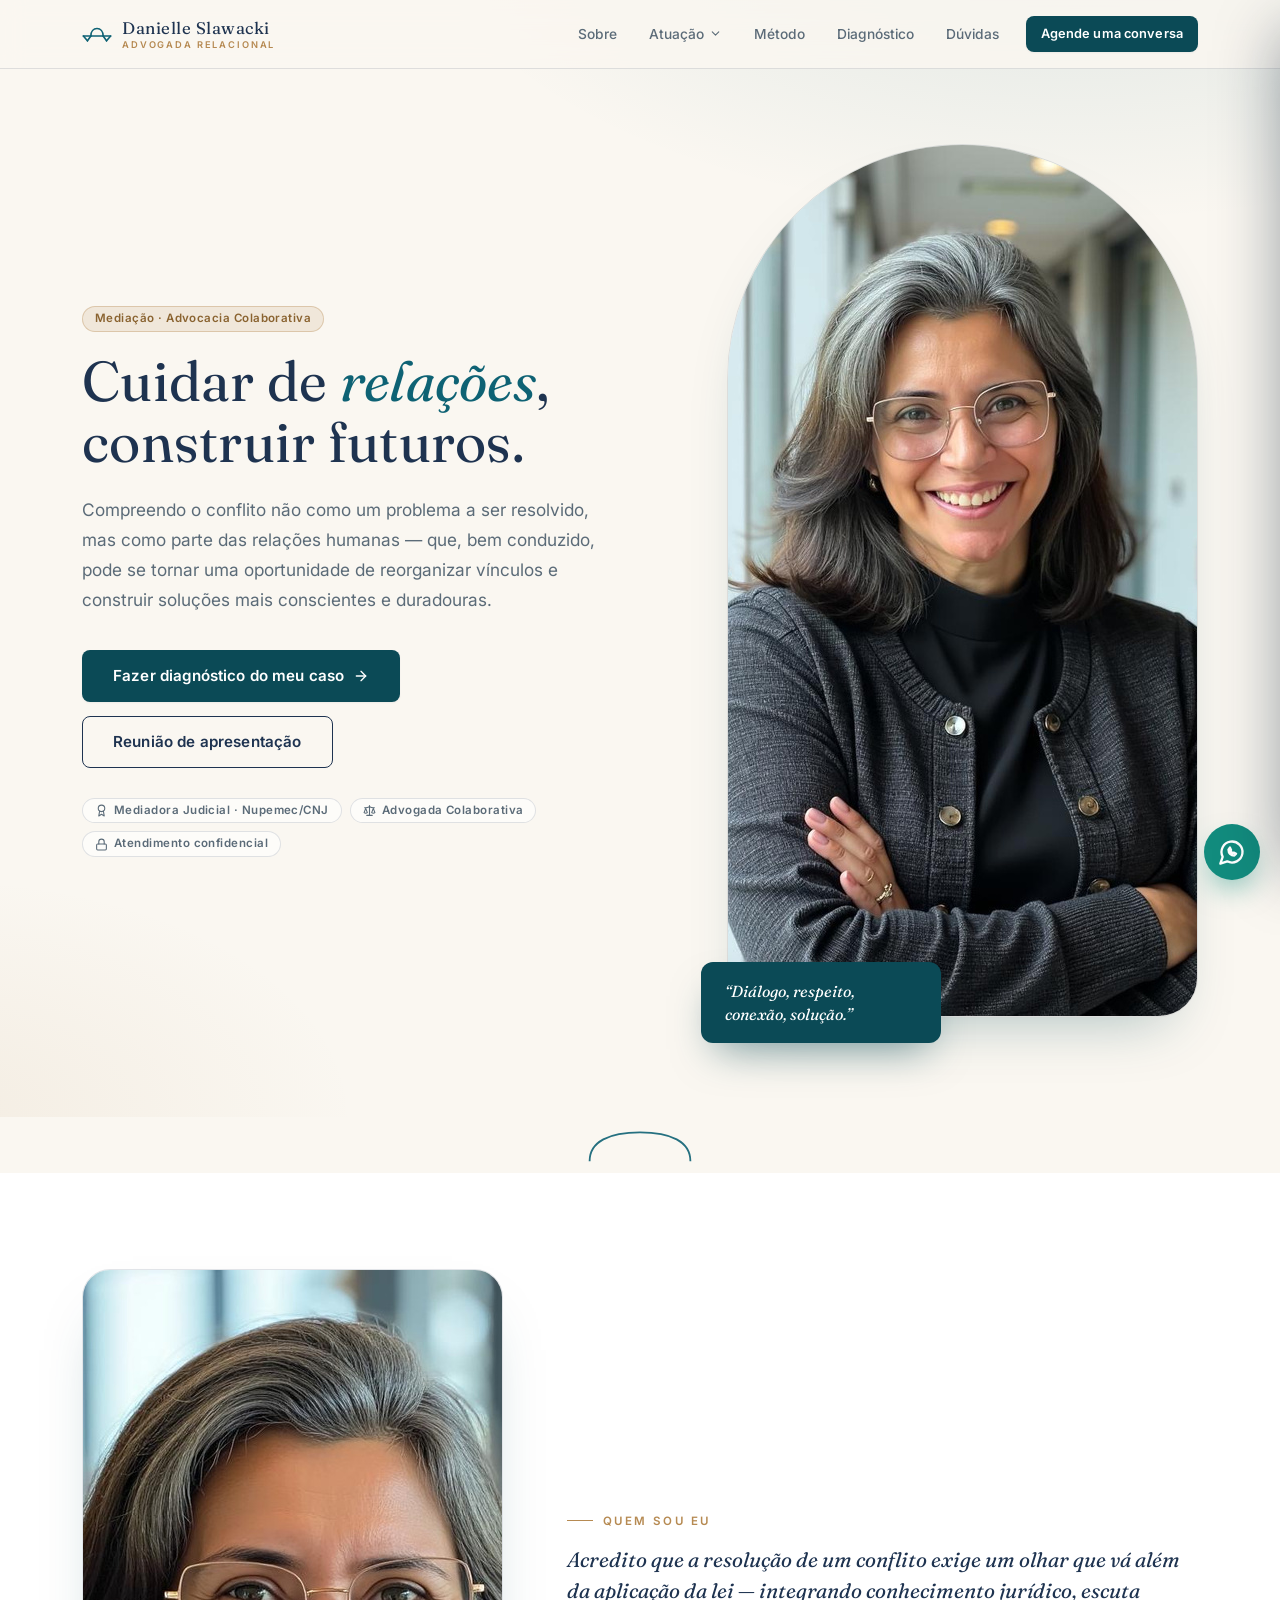
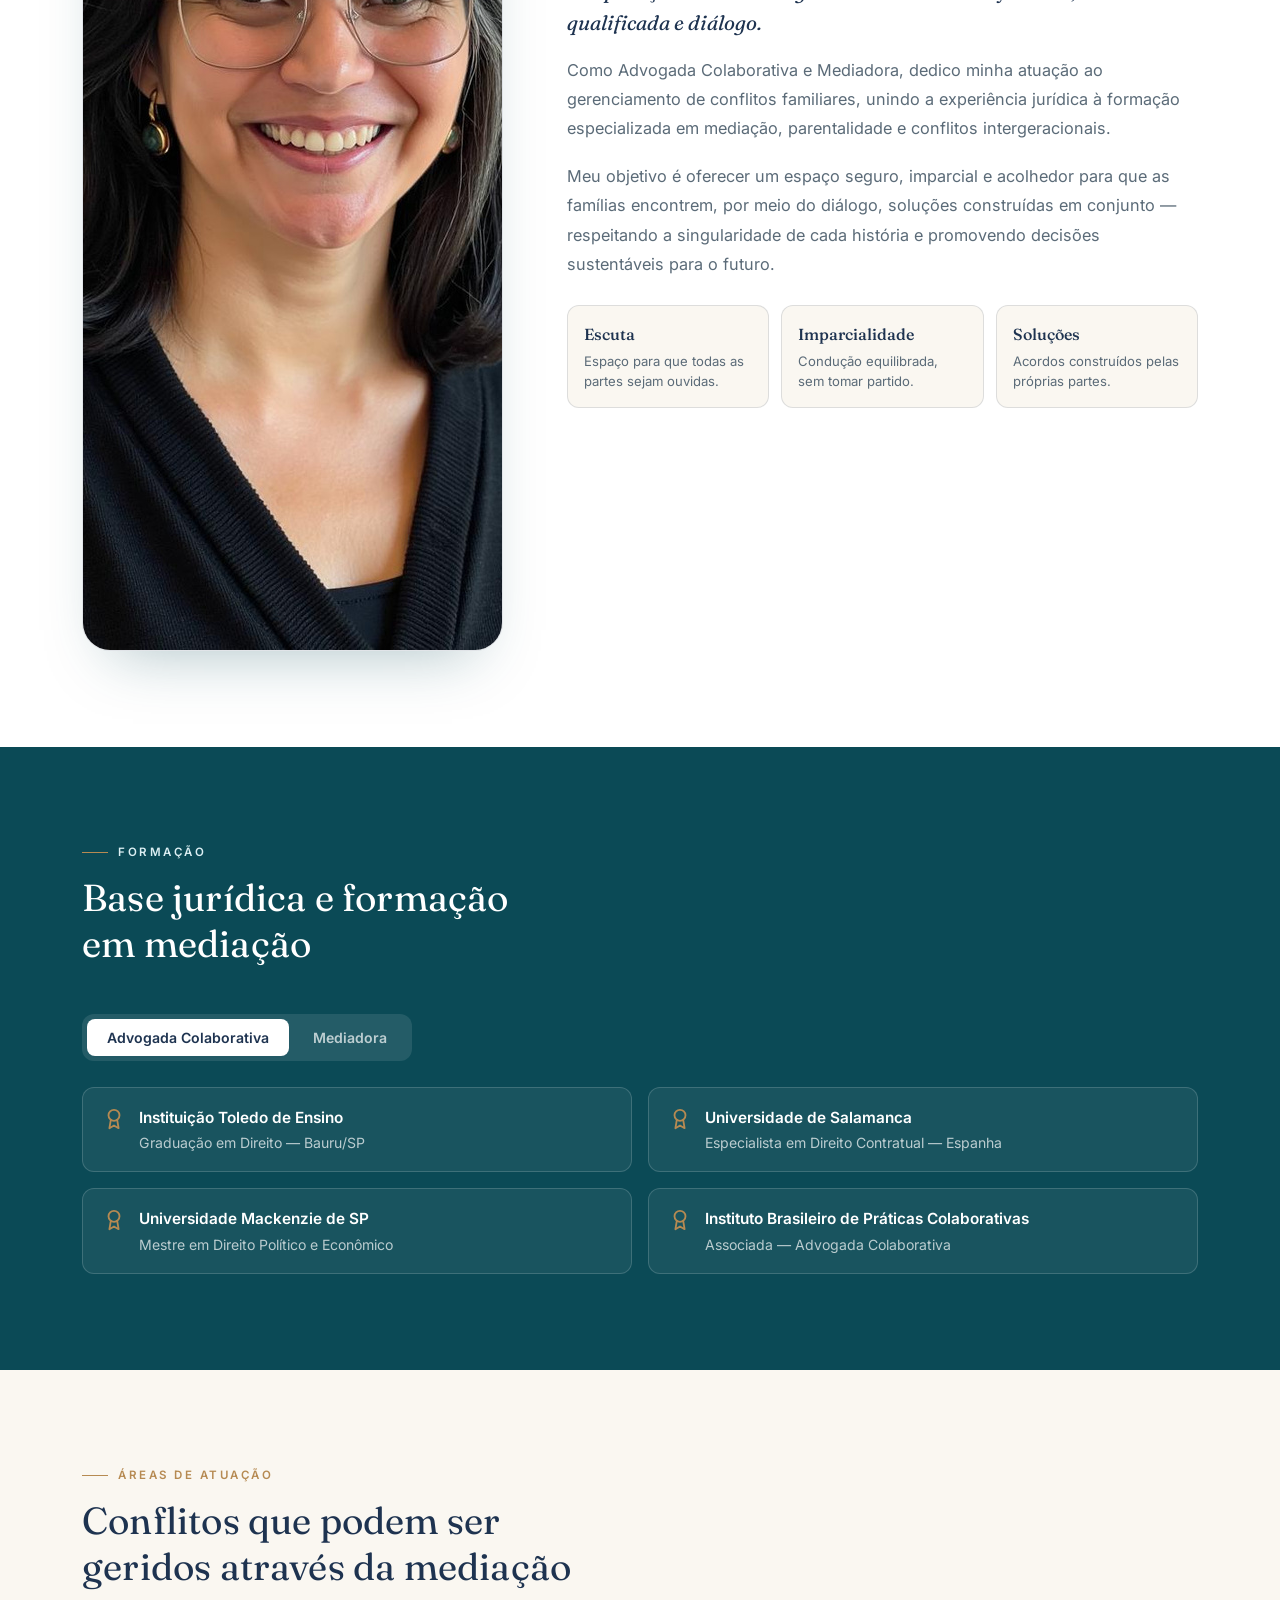
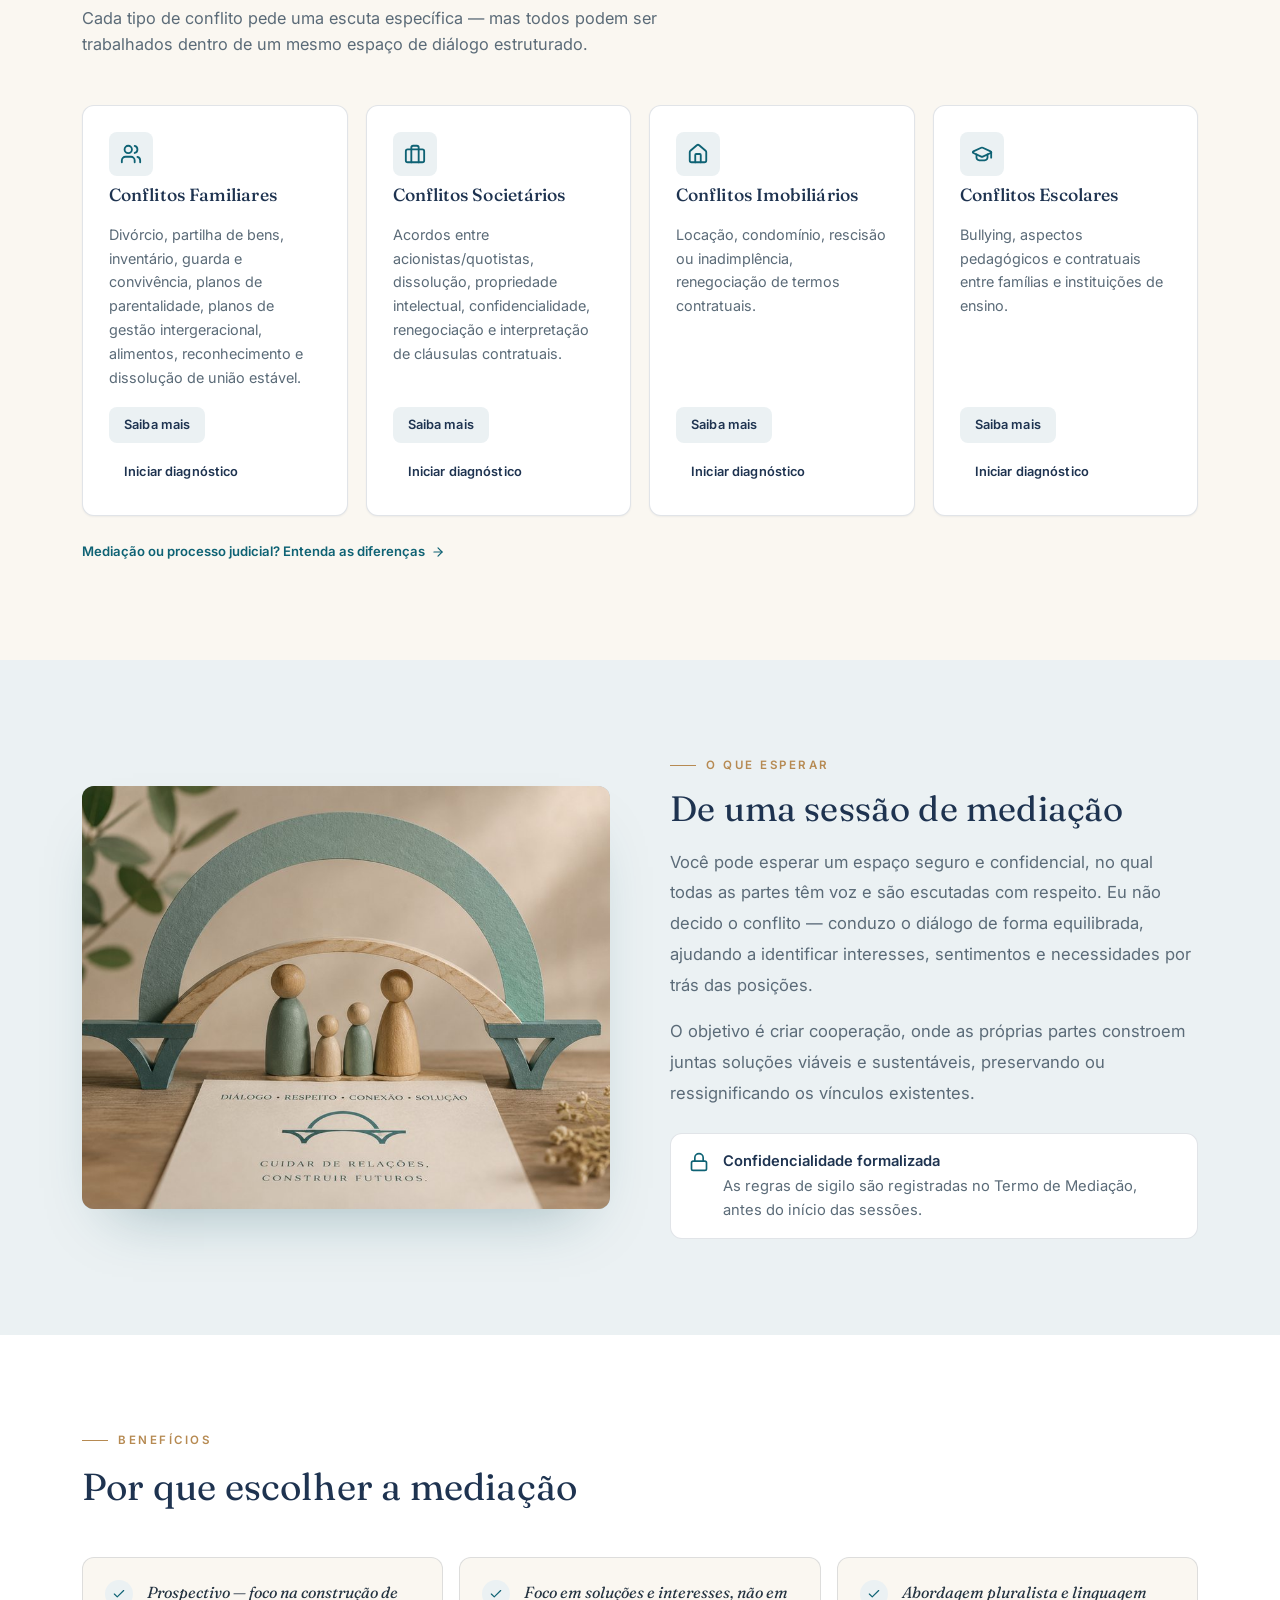
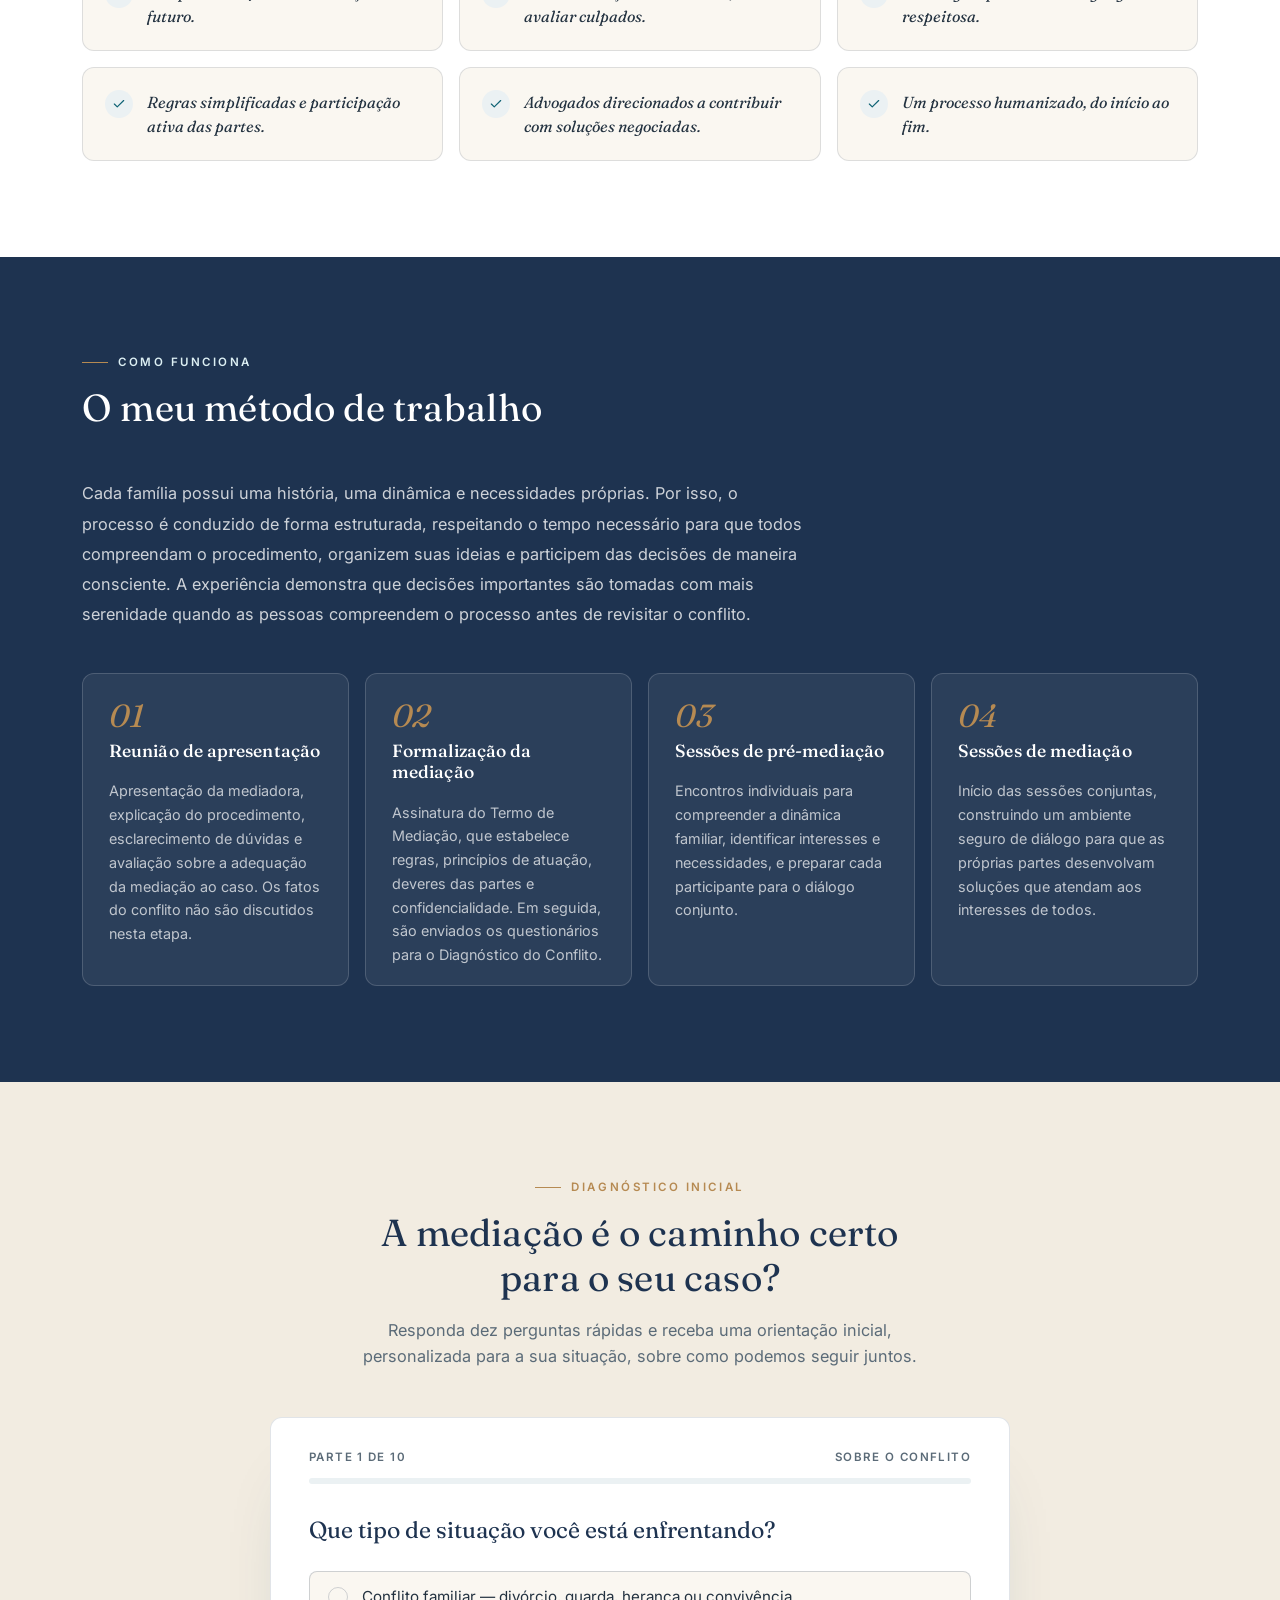
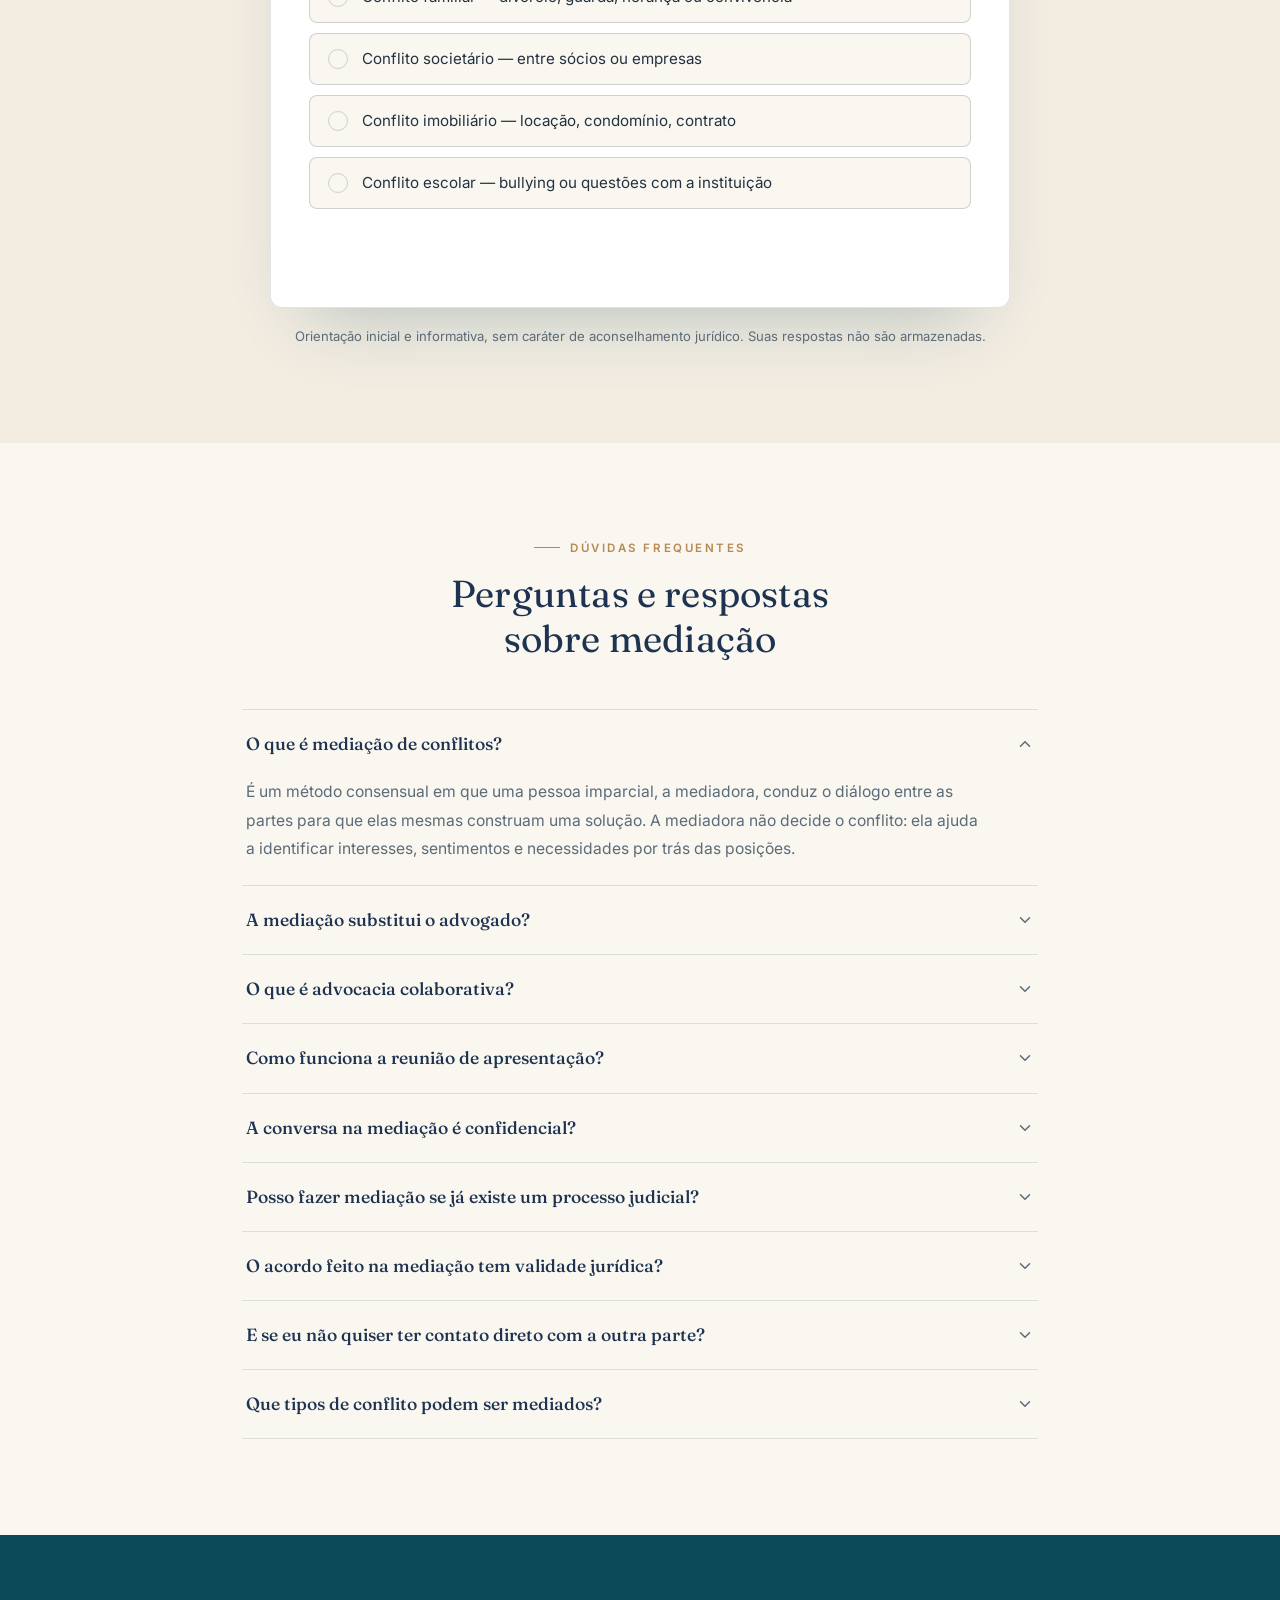
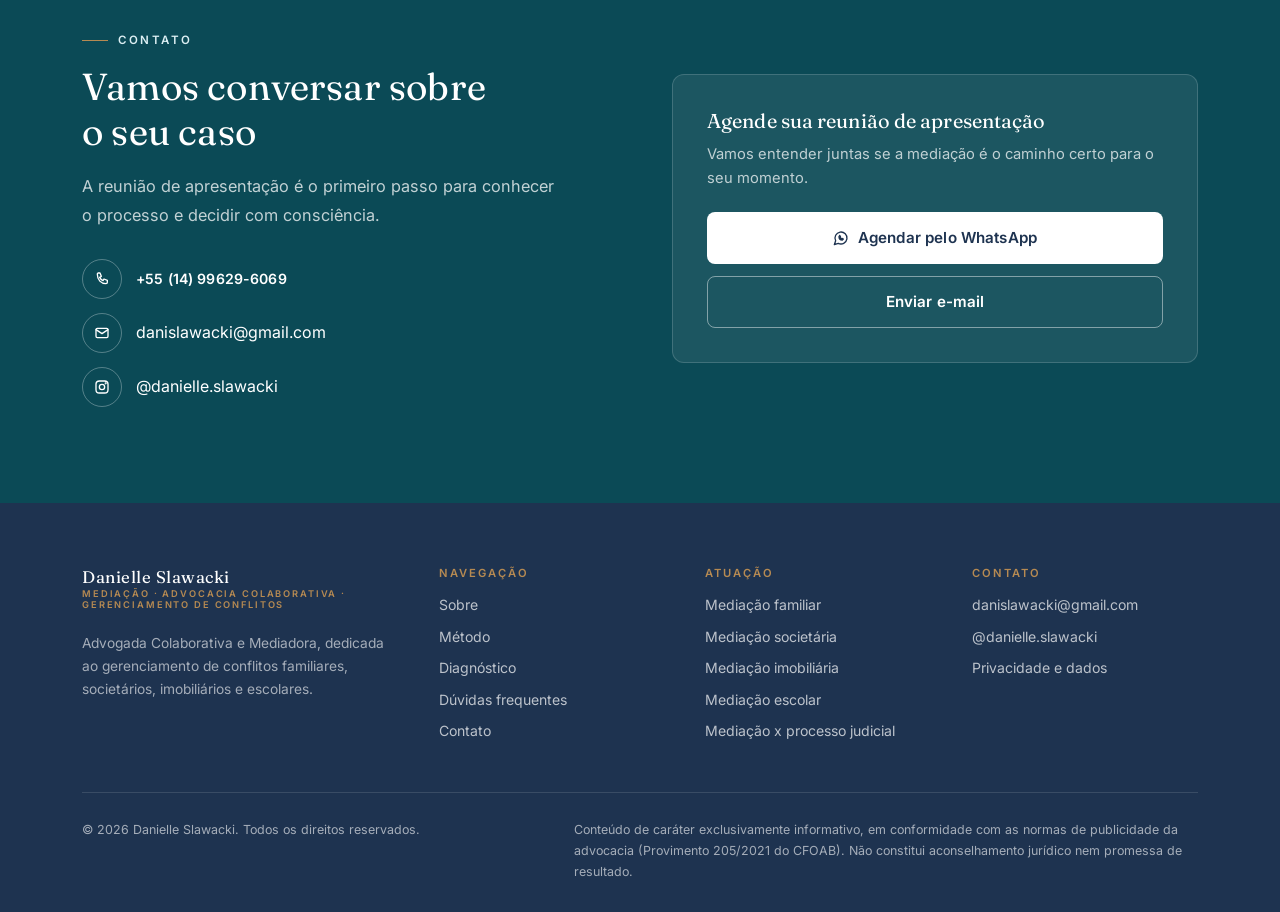
<file: index.html>
<!DOCTYPE html>
<html lang="pt-BR" class="no-js">
<head>
<meta charset="UTF-8">
<meta name="viewport" content="width=device-width, initial-scale=1.0">
<title>Danielle Slawacki — Advogada Relacional | Mediação e Advocacia Colaborativa</title>
<meta name="description" content="Mediação, advocacia colaborativa e gerenciamento de conflitos familiares, societários, imobiliários e escolares. Faça o diagnóstico e agende uma reunião de apresentação.">
<link rel="canonical" href="https://slawacki.com.br/">
<link rel="alternate" hreflang="pt-BR" href="https://slawacki.com.br/">
<meta name="robots" content="index, follow, max-image-preview:large, max-snippet:-1">
<meta name="theme-color" content="#0B4A56">
<meta name="author" content="Danielle Slawacki">
<meta property="og:type" content="website">
<meta property="og:locale" content="pt_BR">
<meta property="og:site_name" content="Danielle Slawacki — Advogada Relacional">
<meta property="og:title" content="Danielle Slawacki — Advogada Relacional | Mediação e Advocacia Colaborativa">
<meta property="og:description" content="Mediação, advocacia colaborativa e gerenciamento de conflitos familiares, societários, imobiliários e escolares. Faça o diagnóstico e agende uma reunião de apresentação.">
<meta property="og:url" content="https://slawacki.com.br/">
<meta property="og:image" content="https://slawacki.com.br/og-image.jpg">
<meta property="og:image:width" content="1200">
<meta property="og:image:height" content="630">
<meta property="og:image:alt" content="Danielle Slawacki — Mediação e Advocacia Colaborativa">
<meta name="twitter:card" content="summary_large_image">
<meta name="twitter:title" content="Danielle Slawacki — Advogada Relacional | Mediação e Advocacia Colaborativa">
<meta name="twitter:description" content="Mediação, advocacia colaborativa e gerenciamento de conflitos familiares, societários, imobiliários e escolares. Faça o diagnóstico e agende uma reunião de apresentação.">
<meta name="twitter:image" content="https://slawacki.com.br/og-image.jpg">
<link rel="icon" href="favicon.svg" type="image/svg+xml">
<link rel="apple-touch-icon" href="og-image.jpg">
<link rel="preconnect" href="https://fonts.googleapis.com">
<link rel="preconnect" href="https://fonts.gstatic.com" crossorigin>
<link href="https://fonts.googleapis.com/css2?family=Fraunces:ital,opsz,wght@0,9..144,300;0,9..144,400;0,9..144,500;0,9..144,600;1,9..144,400;1,9..144,500&family=Inter:wght@300;400;500;600;700&display=swap" rel="stylesheet">
<link rel="stylesheet" href="ui.css?v=3">
<script type="application/ld+json">{"@context":"https://schema.org","@type":["Attorney","LegalService"],"@id":"https://slawacki.com.br/#attorney","name":"Danielle Slawacki","alternateName":"Danielle Slawacki — Advogada Relacional","url":"https://slawacki.com.br/","image":"https://slawacki.com.br/danielle-hero.jpg","logo":"https://slawacki.com.br/favicon.svg","description":"Advogada Colaborativa e Mediadora. Mediação, advocacia colaborativa e gerenciamento de conflitos familiares, societários, imobiliários e escolares.","telephone":"+5514996296069","email":"danislawacki@gmail.com","sameAs":["https://www.instagram.com/danielle.slawacki/"],"knowsAbout":["Mediação de conflitos","Advocacia colaborativa","Mediação familiar","Mediação intergeracional","Coordenação parental","Mediação societária","Mediação imobiliária","Mediação escolar"],"founder":{"@id":"https://slawacki.com.br/#danielle"},"hasOfferCatalog":{"@type":"OfferCatalog","name":"Áreas de atuação","itemListElement":[{"@type":"Offer","itemOffered":{"@type":"Service","name":"Mediação familiar","url":"https://slawacki.com.br/mediacao-familiar.html"}},{"@type":"Offer","itemOffered":{"@type":"Service","name":"Mediação societária","url":"https://slawacki.com.br/mediacao-societaria.html"}},{"@type":"Offer","itemOffered":{"@type":"Service","name":"Mediação imobiliária","url":"https://slawacki.com.br/mediacao-imobiliaria.html"}},{"@type":"Offer","itemOffered":{"@type":"Service","name":"Mediação escolar","url":"https://slawacki.com.br/mediacao-escolar.html"}}]}}</script>
<script type="application/ld+json">{"@context":"https://schema.org","@type":"Person","@id":"https://slawacki.com.br/#danielle","name":"Danielle Slawacki","jobTitle":"Advogada Colaborativa e Mediadora","image":"https://slawacki.com.br/danielle-about.jpg","url":"https://slawacki.com.br/","sameAs":["https://www.instagram.com/danielle.slawacki/"],"worksFor":{"@id":"https://slawacki.com.br/#attorney"},"alumniOf":[{"@type":"CollegeOrUniversity","name":"Instituição Toledo de Ensino"},{"@type":"CollegeOrUniversity","name":"Universidade de Salamanca"},{"@type":"CollegeOrUniversity","name":"Universidade Presbiteriana Mackenzie"}],"memberOf":[{"@type":"Organization","name":"Instituto Brasileiro de Práticas Colaborativas"}],"knowsAbout":["Mediação de conflitos","Advocacia colaborativa","Mediação familiar","Mediação intergeracional","Coordenação parental","Mediação societária","Mediação imobiliária","Mediação escolar"]}</script>
<script type="application/ld+json">{"@context":"https://schema.org","@type":"WebSite","@id":"https://slawacki.com.br/#website","url":"https://slawacki.com.br/","name":"Danielle Slawacki — Advogada Relacional","inLanguage":"pt-BR","publisher":{"@id":"https://slawacki.com.br/#attorney"}}</script>
<script type="application/ld+json">{"@context":"https://schema.org","@type":"FAQPage","mainEntity":[{"@type":"Question","name":"O que é mediação de conflitos?","acceptedAnswer":{"@type":"Answer","text":"É um método consensual em que uma pessoa imparcial, a mediadora, conduz o diálogo entre as partes para que elas mesmas construam uma solução. A mediadora não decide o conflito: ela ajuda a identificar interesses, sentimentos e necessidades por trás das posições."}},{"@type":"Question","name":"A mediação substitui o advogado?","acceptedAnswer":{"@type":"Answer","text":"Não. As partes podem e devem contar com orientação jurídica ao longo do processo. A mediação é um espaço de diálogo conduzido por uma mediadora; os advogados contribuem com soluções negociadas e com a segurança jurídica dos acordos."}},{"@type":"Question","name":"O que é advocacia colaborativa?","acceptedAnswer":{"@type":"Answer","text":"É uma prática em que advogados e partes se comprometem a buscar o acordo de forma cooperativa, com transparência e foco nos interesses de todos, em vez de recorrer ao litígio. Danielle é Advogada Colaborativa e associada ao Instituto Brasileiro de Práticas Colaborativas."}},{"@type":"Question","name":"Como funciona a reunião de apresentação?","acceptedAnswer":{"@type":"Answer","text":"É o primeiro passo: a mediadora apresenta o procedimento, esclarece dúvidas e avalia se a mediação é adequada ao caso. Os fatos do conflito não são discutidos nesta etapa, e você decide com consciência se quer seguir."}},{"@type":"Question","name":"A conversa na mediação é confidencial?","acceptedAnswer":{"@type":"Answer","text":"Sim. A mediação ocorre em um espaço seguro e confidencial, e as regras de confidencialidade são formalizadas no Termo de Mediação, assinado antes do início das sessões."}},{"@type":"Question","name":"Posso fazer mediação se já existe um processo judicial?","acceptedAnswer":{"@type":"Answer","text":"Em geral, sim. A mediação pode caminhar em paralelo ao processo e ajudar a construir um acordo mais rápido e sustentável. Cada caso é avaliado na reunião de apresentação."}},{"@type":"Question","name":"O acordo feito na mediação tem validade jurídica?","acceptedAnswer":{"@type":"Answer","text":"O termo final de mediação que resolve o conflito é, em regra, título executivo extrajudicial e, se homologado judicialmente, título executivo judicial. Em alguns casos, como os que envolvem filhos menores, a homologação judicial é necessária. Isso é orientado com o seu advogado."}},{"@type":"Question","name":"E se eu não quiser ter contato direto com a outra parte?","acceptedAnswer":{"@type":"Answer","text":"É possível. O processo começa com sessões individuais de pré-mediação, para compreender o conflito e preparar cada pessoa, antes de qualquer sessão conjunta."}},{"@type":"Question","name":"Que tipos de conflito podem ser mediados?","acceptedAnswer":{"@type":"Answer","text":"Conflitos familiares, societários, imobiliários e escolares, entre outros em que as partes estejam dispostas a dialogar. Veja as páginas de cada área para entender melhor."}}]}</script>
</head>
<body>
<a class="skip-link" href="#conteudo">Ir para o conteúdo</a>
<div class="scroll-progress" aria-hidden="true"></div>
<header class="site-header">
  <div class="container nav-wrap">
    <a href="index.html" class="brand" aria-label="Danielle Slawacki — página inicial"><svg viewBox="0 0 44 24" fill="none" aria-hidden="true"><path d="M13 15C13 8 17 4 22 4C27 4 31 8 31 15" stroke="#0E6274" stroke-width="2.4" stroke-linecap="round"/><path d="M2 15H42" stroke="#0E6274" stroke-width="2.4" stroke-linecap="round"/><path d="M2 15L8 22" stroke="#0E6274" stroke-width="2.4" stroke-linecap="round"/><path d="M13 15L8 22" stroke="#0E6274" stroke-width="2.4" stroke-linecap="round"/><path d="M31 15L36 22" stroke="#0E6274" stroke-width="2.4" stroke-linecap="round"/><path d="M42 15L36 22" stroke="#0E6274" stroke-width="2.4" stroke-linecap="round"/></svg><span class="brand-text">Danielle Slawacki<span>ADVOGADA RELACIONAL</span></span></a>
    <nav class="nav-links" aria-label="Principal">
      <a href="#sobre">Sobre</a>
      <div class="nav-dd">
        <button type="button" aria-haspopup="true">Atuação <svg viewBox="0 0 24 24" fill="none" stroke="currentColor" stroke-width="2" stroke-linecap="round" stroke-linejoin="round" aria-hidden="true"><path d="m6 9 6 6 6-6"/></svg></button>
        <div class="dd-menu"><a class="dd-item" href="mediacao-familiar.html"><b>Conflitos Familiares</b><span>Divórcio…</span></a><a class="dd-item" href="mediacao-societaria.html"><b>Conflitos Societários</b><span>Acordos entre acionistas/quotistas…</span></a><a class="dd-item" href="mediacao-imobiliaria.html"><b>Conflitos Imobiliários</b><span>Locação…</span></a><a class="dd-item" href="mediacao-escolar.html"><b>Conflitos Escolares</b><span>Bullying…</span></a><a class="dd-item" href="mediacao-ou-processo-judicial.html"><b>Mediação ou processo judicial?</b><span>Guia comparativo para decidir o caminho</span></a></div>
      </div>
      <a href="#metodo">Método</a>
      <a href="#diagnostico">Diagnóstico</a>
      <a href="#duvidas">Dúvidas</a>
      <span class="nav-cta-wrap"><a class="btn btn-default btn-sm" href="#contato">Agende uma conversa</a></span>
    </nav>
    <button class="btn btn-ghost btn-icon menu-btn" type="button" data-sheet-open aria-label="Abrir menu"><svg viewBox="0 0 24 24" fill="none" stroke="currentColor" stroke-width="2" stroke-linecap="round" stroke-linejoin="round" aria-hidden="true"><path d="M4 12h16"/><path d="M4 6h16"/><path d="M4 18h16"/></svg></button>
  </div>
</header>
<div class="sheet-overlay"></div>
<aside class="sheet" id="sheet" aria-hidden="true" aria-label="Menu">
  <div class="sheet-head"><a href="index.html" class="brand"><svg viewBox="0 0 44 24" fill="none" aria-hidden="true"><path d="M13 15C13 8 17 4 22 4C27 4 31 8 31 15" stroke="#0E6274" stroke-width="2.4" stroke-linecap="round"/><path d="M2 15H42" stroke="#0E6274" stroke-width="2.4" stroke-linecap="round"/><path d="M2 15L8 22" stroke="#0E6274" stroke-width="2.4" stroke-linecap="round"/><path d="M13 15L8 22" stroke="#0E6274" stroke-width="2.4" stroke-linecap="round"/><path d="M31 15L36 22" stroke="#0E6274" stroke-width="2.4" stroke-linecap="round"/><path d="M42 15L36 22" stroke="#0E6274" stroke-width="2.4" stroke-linecap="round"/></svg><span class="brand-text">Danielle Slawacki<span>ADVOGADA RELACIONAL</span></span></a>
  <button class="btn btn-ghost btn-icon" type="button" data-sheet-close aria-label="Fechar menu"><svg viewBox="0 0 24 24" fill="none" stroke="currentColor" stroke-width="2" stroke-linecap="round" stroke-linejoin="round" aria-hidden="true"><path d="M18 6 6 18"/><path d="m6 6 12 12"/></svg></button></div>
  <a class="sheet-link" href="#sobre">Sobre</a>
  <p class="sheet-label">Áreas de atuação</p>
  <a class="sheet-sub" href="mediacao-familiar.html">Conflitos Familiares</a><a class="sheet-sub" href="mediacao-societaria.html">Conflitos Societários</a><a class="sheet-sub" href="mediacao-imobiliaria.html">Conflitos Imobiliários</a><a class="sheet-sub" href="mediacao-escolar.html">Conflitos Escolares</a>
  <a class="sheet-sub" href="mediacao-ou-processo-judicial.html">Mediação ou processo judicial?</a>
  <p class="sheet-label">Mais</p>
  <a class="sheet-link" href="#metodo">Método</a>
  <a class="sheet-link" href="#diagnostico">Diagnóstico</a>
  <a class="sheet-link" href="#duvidas">Dúvidas frequentes</a>
  <a class="btn btn-default btn-block" style="margin-top:18px" href="#contato">Agende uma conversa</a>
</aside>

<main id="conteudo">

<section class="hero" id="top">
  <div class="container hero-grid">
    <div class="reveal in">
      <span class="badge badge-gold">Mediação · Advocacia Colaborativa</span>
      <h1>Cuidar de <em>relações</em>,<br>construir futuros.</h1>
      <p class="lede">Compreendo o conflito não como um problema a ser resolvido, mas como parte das relações humanas — que, bem conduzido, pode se tornar uma oportunidade de reorganizar vínculos e construir soluções mais conscientes e duradouras.</p>
      <div class="hero-ctas">
        <a href="#diagnostico" class="btn btn-default btn-lg">Fazer diagnóstico do meu caso <svg viewBox="0 0 24 24" fill="none" stroke="currentColor" stroke-width="2" stroke-linecap="round" stroke-linejoin="round" aria-hidden="true"><path d="M5 12h14"/><path d="m12 5 7 7-7 7"/></svg></a>
        <a href="#contato" class="btn btn-outline btn-lg">Reunião de apresentação</a>
      </div>
      <div class="trust-row">
        <span class="badge badge-outline"><svg viewBox="0 0 24 24" fill="none" stroke="currentColor" stroke-width="2" stroke-linecap="round" stroke-linejoin="round" aria-hidden="true"><circle cx="12" cy="8" r="6"/><path d="M15.477 12.89 17 22l-5-3-5 3 1.523-9.11"/></svg> Mediadora Judicial · Nupemec/CNJ</span>
        <span class="badge badge-outline"><svg viewBox="0 0 24 24" fill="none" stroke="currentColor" stroke-width="2" stroke-linecap="round" stroke-linejoin="round" aria-hidden="true"><path d="m16 16 3-8 3 8c-.87.65-1.92 1-3 1s-2.13-.35-3-1Z"/><path d="m2 16 3-8 3 8c-.87.65-1.92 1-3 1s-2.13-.35-3-1Z"/><path d="M7 21h10"/><path d="M12 3v18"/><path d="M3 7h2c2 0 5-1 7-2 2 1 5 2 7 2h2"/></svg> Advogada Colaborativa</span>
        <span class="badge badge-outline"><svg viewBox="0 0 24 24" fill="none" stroke="currentColor" stroke-width="2" stroke-linecap="round" stroke-linejoin="round" aria-hidden="true"><rect x="3" y="11" width="18" height="11" rx="2"/><path d="M7 11V7a5 5 0 0 1 10 0v4"/></svg> Atendimento confidencial</span>
      </div>
    </div>
    <div class="hero-photo reveal in">
      <div class="frame"><img src="danielle-hero.jpg" width="717" height="871" fetchpriority="high" alt="Danielle Slawacki, advogada colaborativa e mediadora"></div>
      <div class="hero-tagline"><p>“Diálogo, respeito, conexão, solução.”</p></div>
    </div>
  </div>
</section>

<div class="arch-divider" aria-hidden="true"><svg viewBox="0 0 120 40" fill="none"><path d="M4 38C4 16 26 6 60 6C94 6 116 16 116 38" stroke="#0E6274" stroke-width="2"/></svg></div>

<section class="bg-white" id="sobre">
  <div class="container about-grid">
    <div class="about-photo reveal"><img src="danielle-about.jpg" width="807" height="980" loading="lazy" alt="Danielle Slawacki"></div>
    <div class="about-text reveal">
      <div class="eyebrow">Quem sou eu</div>
      <p class="lead">Acredito que a resolução de um conflito exige um olhar que vá além da aplicação da lei — integrando conhecimento jurídico, escuta qualificada e diálogo.</p>
      <p>Como Advogada Colaborativa e Mediadora, dedico minha atuação ao gerenciamento de conflitos familiares, unindo a experiência jurídica à formação especializada em mediação, parentalidade e conflitos intergeracionais.</p>
      <p>Meu objetivo é oferecer um espaço seguro, imparcial e acolhedor para que as famílias encontrem, por meio do diálogo, soluções construídas em conjunto — respeitando a singularidade de cada história e promovendo decisões sustentáveis para o futuro.</p>
      <div class="pillars">
        <div class="pillar"><b>Escuta</b><span>Espaço para que todas as partes sejam ouvidas.</span></div>
        <div class="pillar"><b>Imparcialidade</b><span>Condução equilibrada, sem tomar partido.</span></div>
        <div class="pillar"><b>Soluções</b><span>Acordos construídos pelas próprias partes.</span></div>
      </div>
    </div>
  </div>
</section>

<section class="bg-primary on-dark" id="formacao">
  <div class="container">
    <div class="section-head reveal"><div class="eyebrow">Formação</div><h2>Base jurídica e formação<br>em mediação</h2></div>
    <div class="reveal" data-tabs>
      <div class="tabs-list" role="tablist" aria-label="Formação">
        <button class="tabs-trigger" role="tab" type="button">Advogada Colaborativa</button>
        <button class="tabs-trigger" role="tab" type="button">Mediadora</button>
      </div>
      <div class="tabs-content" role="tabpanel"><div class="cred-list"><div class="cred"><svg viewBox="0 0 24 24" fill="none" stroke="currentColor" stroke-width="2" stroke-linecap="round" stroke-linejoin="round" aria-hidden="true"><circle cx="12" cy="8" r="6"/><path d="M15.477 12.89 17 22l-5-3-5 3 1.523-9.11"/></svg><div><b>Instituição Toledo de Ensino</b><span>Graduação em Direito — Bauru/SP</span></div></div><div class="cred"><svg viewBox="0 0 24 24" fill="none" stroke="currentColor" stroke-width="2" stroke-linecap="round" stroke-linejoin="round" aria-hidden="true"><circle cx="12" cy="8" r="6"/><path d="M15.477 12.89 17 22l-5-3-5 3 1.523-9.11"/></svg><div><b>Universidade de Salamanca</b><span>Especialista em Direito Contratual — Espanha</span></div></div><div class="cred"><svg viewBox="0 0 24 24" fill="none" stroke="currentColor" stroke-width="2" stroke-linecap="round" stroke-linejoin="round" aria-hidden="true"><circle cx="12" cy="8" r="6"/><path d="M15.477 12.89 17 22l-5-3-5 3 1.523-9.11"/></svg><div><b>Universidade Mackenzie de SP</b><span>Mestre em Direito Político e Econômico</span></div></div><div class="cred"><svg viewBox="0 0 24 24" fill="none" stroke="currentColor" stroke-width="2" stroke-linecap="round" stroke-linejoin="round" aria-hidden="true"><circle cx="12" cy="8" r="6"/><path d="M15.477 12.89 17 22l-5-3-5 3 1.523-9.11"/></svg><div><b>Instituto Brasileiro de Práticas Colaborativas</b><span>Associada — Advogada Colaborativa</span></div></div></div></div>
      <div class="tabs-content" role="tabpanel"><div class="cred-list"><div class="cred"><svg viewBox="0 0 24 24" fill="none" stroke="currentColor" stroke-width="2" stroke-linecap="round" stroke-linejoin="round" aria-hidden="true"><circle cx="12" cy="8" r="6"/><path d="M15.477 12.89 17 22l-5-3-5 3 1.523-9.11"/></svg><div><b>Faculdade Focus</b><span>Formação de Mediadora Extrajudicial</span></div></div><div class="cred"><svg viewBox="0 0 24 24" fill="none" stroke="currentColor" stroke-width="2" stroke-linecap="round" stroke-linejoin="round" aria-hidden="true"><circle cx="12" cy="8" r="6"/><path d="M15.477 12.89 17 22l-5-3-5 3 1.523-9.11"/></svg><div><b>Nupemec e CNJ</b><span>Mediadora Judicial cadastrada</span></div></div><div class="cred"><svg viewBox="0 0 24 24" fill="none" stroke="currentColor" stroke-width="2" stroke-linecap="round" stroke-linejoin="round" aria-hidden="true"><circle cx="12" cy="8" r="6"/><path d="M15.477 12.89 17 22l-5-3-5 3 1.523-9.11"/></svg><div><b>Escola Paulista da Magistratura</b><span>Aperfeiçoamento em Mediação Familiar</span></div></div><div class="cred"><svg viewBox="0 0 24 24" fill="none" stroke="currentColor" stroke-width="2" stroke-linecap="round" stroke-linejoin="round" aria-hidden="true"><circle cx="12" cy="8" r="6"/><path d="M15.477 12.89 17 22l-5-3-5 3 1.523-9.11"/></svg><div><b>IBDFAM</b><span>Coordenadora Parental</span></div></div><div class="cred"><svg viewBox="0 0 24 24" fill="none" stroke="currentColor" stroke-width="2" stroke-linecap="round" stroke-linejoin="round" aria-hidden="true"><circle cx="12" cy="8" r="6"/><path d="M15.477 12.89 17 22l-5-3-5 3 1.523-9.11"/></svg><div><b>Espaço Longeviver</b><span>Mediadora Intergeracional</span></div></div></div></div>
    </div>
  </div>
</section>

<section id="atuacao">
  <div class="container">
    <div class="section-head reveal"><div class="eyebrow">Áreas de Atuação</div><h2>Conflitos que podem ser<br>geridos através da mediação</h2>
    <p>Cada tipo de conflito pede uma escuta específica — mas todos podem ser trabalhados dentro de um mesmo espaço de diálogo estruturado.</p></div>
    <div class="grid-4 reveal"><article class="card card-hover">
  <div class="card-header"><div class="icon-box"><svg viewBox="0 0 24 24" fill="none" stroke="currentColor" stroke-width="2" stroke-linecap="round" stroke-linejoin="round" aria-hidden="true"><path d="M16 21v-2a4 4 0 0 0-4-4H6a4 4 0 0 0-4 4v2"/><circle cx="9" cy="7" r="4"/><path d="M22 21v-2a4 4 0 0 0-3-3.87"/><path d="M16 3.13a4 4 0 0 1 0 7.75"/></svg></div><h3 class="card-title card-title-sm">Conflitos Familiares</h3></div>
  <div class="card-content"><p class="card-description">Divórcio, partilha de bens, inventário, guarda e convivência, planos de parentalidade, planos de gestão intergeracional, alimentos, reconhecimento e dissolução de união estável.</p></div>
  <div class="card-footer"><a class="btn btn-secondary btn-sm" href="mediacao-familiar.html">Saiba mais</a>
  <button type="button" class="btn btn-ghost btn-sm" data-quiz-tipo="familiar">Iniciar diagnóstico</button></div>
</article>
<article class="card card-hover">
  <div class="card-header"><div class="icon-box"><svg viewBox="0 0 24 24" fill="none" stroke="currentColor" stroke-width="2" stroke-linecap="round" stroke-linejoin="round" aria-hidden="true"><rect x="2" y="7" width="20" height="14" rx="2"/><path d="M16 21V5a2 2 0 0 0-2-2h-4a2 2 0 0 0-2 2v16"/></svg></div><h3 class="card-title card-title-sm">Conflitos Societários</h3></div>
  <div class="card-content"><p class="card-description">Acordos entre acionistas/quotistas, dissolução, propriedade intelectual, confidencialidade, renegociação e interpretação de cláusulas contratuais.</p></div>
  <div class="card-footer"><a class="btn btn-secondary btn-sm" href="mediacao-societaria.html">Saiba mais</a>
  <button type="button" class="btn btn-ghost btn-sm" data-quiz-tipo="societario">Iniciar diagnóstico</button></div>
</article>
<article class="card card-hover">
  <div class="card-header"><div class="icon-box"><svg viewBox="0 0 24 24" fill="none" stroke="currentColor" stroke-width="2" stroke-linecap="round" stroke-linejoin="round" aria-hidden="true"><path d="M15 21v-8a1 1 0 0 0-1-1h-4a1 1 0 0 0-1 1v8"/><path d="M3 10a2 2 0 0 1 .709-1.528l7-5.999a2 2 0 0 1 2.582 0l7 5.999A2 2 0 0 1 21 10v9a2 2 0 0 1-2 2H5a2 2 0 0 1-2-2z"/></svg></div><h3 class="card-title card-title-sm">Conflitos Imobiliários</h3></div>
  <div class="card-content"><p class="card-description">Locação, condomínio, rescisão ou inadimplência, renegociação de termos contratuais.</p></div>
  <div class="card-footer"><a class="btn btn-secondary btn-sm" href="mediacao-imobiliaria.html">Saiba mais</a>
  <button type="button" class="btn btn-ghost btn-sm" data-quiz-tipo="imobiliario">Iniciar diagnóstico</button></div>
</article>
<article class="card card-hover">
  <div class="card-header"><div class="icon-box"><svg viewBox="0 0 24 24" fill="none" stroke="currentColor" stroke-width="2" stroke-linecap="round" stroke-linejoin="round" aria-hidden="true"><path d="M21.42 10.922a1 1 0 0 0-.019-1.838L12.83 5.18a2 2 0 0 0-1.66 0L2.6 9.08a1 1 0 0 0 0 1.832l8.57 3.908a2 2 0 0 0 1.66 0z"/><path d="M22 10v6"/><path d="M6 12.5V16a6 3 0 0 0 12 0v-3.5"/></svg></div><h3 class="card-title card-title-sm">Conflitos Escolares</h3></div>
  <div class="card-content"><p class="card-description">Bullying, aspectos pedagógicos e contratuais entre famílias e instituições de ensino.</p></div>
  <div class="card-footer"><a class="btn btn-secondary btn-sm" href="mediacao-escolar.html">Saiba mais</a>
  <button type="button" class="btn btn-ghost btn-sm" data-quiz-tipo="escolar">Iniciar diagnóstico</button></div>
</article>
</div>
    <div class="reveal" style="margin-top:22px"><a class="link-arrow" href="mediacao-ou-processo-judicial.html">Mediação ou processo judicial? Entenda as diferenças <svg viewBox="0 0 24 24" fill="none" stroke="currentColor" stroke-width="2" stroke-linecap="round" stroke-linejoin="round" aria-hidden="true"><path d="M5 12h14"/><path d="m12 5 7 7-7 7"/></svg></a></div>
  </div>
</section>

<section class="bg-secondary">
  <div class="container expect-grid">
    <div class="expect-visual reveal"><img src="danielle-bridge-family.jpg" width="1000" height="666" loading="lazy" alt="Ponte simbolizando diálogo, respeito, conexão e solução — símbolo da mediação"></div>
    <div class="expect-text reveal">
      <div class="eyebrow">O que esperar</div>
      <h2>De uma sessão de mediação</h2>
      <p>Você pode esperar um espaço seguro e confidencial, no qual todas as partes têm voz e são escutadas com respeito. Eu não decido o conflito — conduzo o diálogo de forma equilibrada, ajudando a identificar interesses, sentimentos e necessidades por trás das posições.</p>
      <p>O objetivo é criar cooperação, onde as próprias partes constroem juntas soluções viáveis e sustentáveis, preservando ou ressignificando os vínculos existentes.</p>
      <div class="alert"><svg viewBox="0 0 24 24" fill="none" stroke="currentColor" stroke-width="2" stroke-linecap="round" stroke-linejoin="round" aria-hidden="true"><rect x="3" y="11" width="18" height="11" rx="2"/><path d="M7 11V7a5 5 0 0 1 10 0v4"/></svg><div><strong>Confidencialidade formalizada</strong>As regras de sigilo são registradas no Termo de Mediação, antes do início das sessões.</div></div>
    </div>
  </div>
</section>

<section class="bg-white">
  <div class="container">
    <div class="section-head reveal"><div class="eyebrow">Benefícios</div><h2>Por que escolher a mediação</h2></div>
    <div class="benef-grid"><div class="benef reveal"><span class="mark"><svg viewBox="0 0 24 24" fill="none" stroke="currentColor" stroke-width="2" stroke-linecap="round" stroke-linejoin="round" aria-hidden="true"><path d="M20 6 9 17l-5-5"/></svg></span><p>Prospectivo — foco na construção de futuro.</p></div><div class="benef reveal"><span class="mark"><svg viewBox="0 0 24 24" fill="none" stroke="currentColor" stroke-width="2" stroke-linecap="round" stroke-linejoin="round" aria-hidden="true"><path d="M20 6 9 17l-5-5"/></svg></span><p>Foco em soluções e interesses, não em avaliar culpados.</p></div><div class="benef reveal"><span class="mark"><svg viewBox="0 0 24 24" fill="none" stroke="currentColor" stroke-width="2" stroke-linecap="round" stroke-linejoin="round" aria-hidden="true"><path d="M20 6 9 17l-5-5"/></svg></span><p>Abordagem pluralista e linguagem respeitosa.</p></div><div class="benef reveal"><span class="mark"><svg viewBox="0 0 24 24" fill="none" stroke="currentColor" stroke-width="2" stroke-linecap="round" stroke-linejoin="round" aria-hidden="true"><path d="M20 6 9 17l-5-5"/></svg></span><p>Regras simplificadas e participação ativa das partes.</p></div><div class="benef reveal"><span class="mark"><svg viewBox="0 0 24 24" fill="none" stroke="currentColor" stroke-width="2" stroke-linecap="round" stroke-linejoin="round" aria-hidden="true"><path d="M20 6 9 17l-5-5"/></svg></span><p>Advogados direcionados a contribuir com soluções negociadas.</p></div><div class="benef reveal"><span class="mark"><svg viewBox="0 0 24 24" fill="none" stroke="currentColor" stroke-width="2" stroke-linecap="round" stroke-linejoin="round" aria-hidden="true"><path d="M20 6 9 17l-5-5"/></svg></span><p>Um processo humanizado, do início ao fim.</p></div></div>
  </div>
</section>

<section class="bg-navy on-dark" id="metodo">
  <div class="container">
    <div class="section-head reveal"><div class="eyebrow">Como funciona</div><h2>O meu método de trabalho</h2></div>
    <p class="metodo-intro reveal">Cada família possui uma história, uma dinâmica e necessidades próprias. Por isso, o processo é conduzido de forma estruturada, respeitando o tempo necessário para que todos compreendam o procedimento, organizem suas ideias e participem das decisões de maneira consciente. A experiência demonstra que decisões importantes são tomadas com mais serenidade quando as pessoas compreendem o processo antes de revisitar o conflito.</p>
    <div class="steps"><article class="card card-dark reveal"><div class="card-header"><span class="step-num">01</span><h3 class="card-title card-title-sm">Reunião de apresentação</h3></div>
<div class="card-content"><p class="card-description">Apresentação da mediadora, explicação do procedimento, esclarecimento de dúvidas e avaliação sobre a adequação da mediação ao caso. Os fatos do conflito não são discutidos nesta etapa.</p></div></article><article class="card card-dark reveal"><div class="card-header"><span class="step-num">02</span><h3 class="card-title card-title-sm">Formalização da mediação</h3></div>
<div class="card-content"><p class="card-description">Assinatura do Termo de Mediação, que estabelece regras, princípios de atuação, deveres das partes e confidencialidade. Em seguida, são enviados os questionários para o Diagnóstico do Conflito.</p></div></article><article class="card card-dark reveal"><div class="card-header"><span class="step-num">03</span><h3 class="card-title card-title-sm">Sessões de pré-mediação</h3></div>
<div class="card-content"><p class="card-description">Encontros individuais para compreender a dinâmica familiar, identificar interesses e necessidades, e preparar cada participante para o diálogo conjunto.</p></div></article><article class="card card-dark reveal"><div class="card-header"><span class="step-num">04</span><h3 class="card-title card-title-sm">Sessões de mediação</h3></div>
<div class="card-content"><p class="card-description">Início das sessões conjuntas, construindo um ambiente seguro de diálogo para que as próprias partes desenvolvam soluções que atendam aos interesses de todos.</p></div></article></div>
  </div>
</section>

<section class="bg-muted" id="diagnostico">
  <div class="container">
    <div class="section-head center reveal"><div class="eyebrow">Diagnóstico inicial</div><h2>A mediação é o caminho certo<br>para o seu caso?</h2>
    <p>Responda dez perguntas rápidas e receba uma orientação inicial, personalizada para a sua situação, sobre como podemos seguir juntos.</p></div>
    <div class="card quiz-card reveal" id="quizCard">
      <div class="quiz-top" id="quizProgressWrap">
        <div class="quiz-meta"><span id="quizPartLabel">Parte 1 de 10</span><span id="quizPartName">Sobre o conflito</span></div>
        <div class="progress" role="progressbar" id="quizMeter" aria-label="Progresso do diagnóstico" aria-valuemin="0" aria-valuemax="100" aria-valuenow="0"><div id="quizFill" style="width:0"></div></div>
      </div>
      <div class="quiz-body">
        <div class="quiz-step active" data-step="0"><div class="quiz-question" id="qq0">Que tipo de situação você está enfrentando?</div><div class="quiz-options" role="radiogroup" aria-labelledby="qq0" data-q="0"><button type="button" class="quiz-option" role="radio" aria-checked="false" data-value="familiar">Conflito familiar — divórcio, guarda, herança ou convivência</button><button type="button" class="quiz-option" role="radio" aria-checked="false" data-value="societario">Conflito societário — entre sócios ou empresas</button><button type="button" class="quiz-option" role="radio" aria-checked="false" data-value="imobiliario">Conflito imobiliário — locação, condomínio, contrato</button><button type="button" class="quiz-option" role="radio" aria-checked="false" data-value="escolar">Conflito escolar — bullying ou questões com a instituição</button></div></div>
<div class="quiz-step" data-step="1"><div class="quiz-question" id="qq1">As partes ainda conseguem se comunicar, mesmo que com dificuldade?</div><div class="quiz-options" role="radiogroup" aria-labelledby="qq1" data-q="1"><button type="button" class="quiz-option" role="radio" aria-checked="false" data-value="dificil">Sim, com dificuldade — mas ainda existe algum diálogo</button><button type="button" class="quiz-option" role="radio" aria-checked="false" data-value="rompido">Não, o diálogo direto está rompido</button><button type="button" class="quiz-option" role="radio" aria-checked="false" data-value="semcontato">Prefiro não ter contato direto por enquanto</button></div></div>
<div class="quiz-step" data-step="2"><div class="quiz-question" id="qq2">Há filhos ou outros dependentes diretamente envolvidos nessa situação?</div><div class="quiz-options" role="radiogroup" aria-labelledby="qq2" data-q="2"><button type="button" class="quiz-option" role="radio" aria-checked="false" data-value="filhos-menores">Sim, filhos menores de idade</button><button type="button" class="quiz-option" role="radio" aria-checked="false" data-value="filhos-adultos">Sim, filhos já adultos ou outros familiares dependentes</button><button type="button" class="quiz-option" role="radio" aria-checked="false" data-value="sem-filhos">Não há filhos ou dependentes envolvidos</button></div></div>
<div class="quiz-step" data-step="3"><div class="quiz-question" id="qq3">Há quanto tempo esse conflito vem se arrastando?</div><div class="quiz-options" role="radiogroup" aria-labelledby="qq3" data-q="3"><button type="button" class="quiz-option" role="radio" aria-checked="false" data-value="recente">É recente — começou há poucas semanas ou meses</button><button type="button" class="quiz-option" role="radio" aria-checked="false" data-value="meses">Já dura alguns meses e tentamos resolver sozinhos</button><button type="button" class="quiz-option" role="radio" aria-checked="false" data-value="anos">Se arrasta há anos, já tentamos de tudo</button></div></div>
<div class="quiz-step" data-step="4"><div class="quiz-question" id="qq4">O que é mais importante para você neste momento?</div><div class="quiz-options" role="radiogroup" aria-labelledby="qq4" data-q="4"><button type="button" class="quiz-option" role="radio" aria-checked="false" data-value="relacao">Preservar a relação, especialmente pensando no futuro</button><button type="button" class="quiz-option" role="radio" aria-checked="false" data-value="rapido">Chegar a um acordo de forma mais rápida e menos desgastante</button><button type="button" class="quiz-option" role="radio" aria-checked="false" data-value="direitos">Entender melhor meus direitos antes de decidir qualquer coisa</button></div></div>
<div class="quiz-step" data-step="5"><div class="quiz-question" id="qq5">Já existe um processo judicial em andamento sobre esse conflito?</div><div class="quiz-options" role="radiogroup" aria-labelledby="qq5" data-q="5"><button type="button" class="quiz-option" role="radio" aria-checked="false" data-value="sim">Sim, já está em curso</button><button type="button" class="quiz-option" role="radio" aria-checked="false" data-value="nao">Não, ainda não</button><button type="button" class="quiz-option" role="radio" aria-checked="false" data-value="talvez">Não tenho certeza</button></div></div>
<div class="quiz-step" data-step="6"><div class="quiz-question" id="qq6">Você já conta com um advogado ou advogada te acompanhando?</div><div class="quiz-options" role="radiogroup" aria-labelledby="qq6" data-q="6"><button type="button" class="quiz-option" role="radio" aria-checked="false" data-value="tem-advogado">Sim, já tenho acompanhamento jurídico</button><button type="button" class="quiz-option" role="radio" aria-checked="false" data-value="procurando">Ainda não, estou buscando orientação agora</button><button type="button" class="quiz-option" role="radio" aria-checked="false" data-value="nao-sabe">Não sei se preciso de um neste momento</button></div></div>
<div class="quiz-step" data-step="7"><div class="quiz-question" id="qq7">Qual o seu nível de urgência para resolver essa questão?</div><div class="quiz-options" role="radiogroup" aria-labelledby="qq7" data-q="7"><button type="button" class="quiz-option" role="radio" aria-checked="false" data-value="urgente">Urgente — preciso encaminhar isso nas próximas semanas</button><button type="button" class="quiz-option" role="radio" aria-checked="false" data-value="moderada">Moderada — tenho alguns meses pela frente</button><button type="button" class="quiz-option" role="radio" aria-checked="false" data-value="semPressa">Sem pressa — quero entender bem o processo antes</button></div></div>
<div class="quiz-step" data-step="8"><div class="quiz-question" id="qq8">Como você se sente em relação a participar de conversas conjuntas com a outra parte?</div><div class="quiz-options" role="radiogroup" aria-labelledby="qq8" data-q="8"><button type="button" class="quiz-option" role="radio" aria-checked="false" data-value="confortavel">Confortável, desde que conduzido por uma mediadora</button><button type="button" class="quiz-option" role="radio" aria-checked="false" data-value="precisa-preparo">Preciso de preparo antes — sessões individuais me ajudariam</button><button type="button" class="quiz-option" role="radio" aria-checked="false" data-value="inseguro">Ainda estou insegura(o) sobre participar de qualquer conversa direta</button></div></div>
<div class="quiz-step" data-step="9"><div class="quiz-question" id="qq9">O que você espera alcançar ao final desse processo?</div><div class="quiz-options" role="radiogroup" aria-labelledby="qq9" data-q="9"><button type="button" class="quiz-option" role="radio" aria-checked="false" data-value="acordo">Um acordo formalizado que todos possam cumprir</button><button type="button" class="quiz-option" role="radio" aria-checked="false" data-value="dialogo">Retomar o diálogo e reorganizar a relação</button><button type="button" class="quiz-option" role="radio" aria-checked="false" data-value="clareza">Ter clareza sobre meus direitos e minhas opções</button></div></div>

        <div class="quiz-nav" id="quizNav"><button type="button" class="btn btn-ghost btn-sm quiz-back" id="quizBack">← Voltar</button></div>
        <div class="quiz-result" id="quizResult">
          <span class="badge badge-gold">Seu diagnóstico inicial</span>
          <h3 id="resultTitle"></h3>
          <div class="quiz-chips" id="resultChips"></div>
          <p id="resultBody"></p>
          <div class="quiz-result-ctas">
            <a href="#" id="resultWhats" class="btn btn-whatsapp"><svg viewBox="0 0 24 24" fill="none" stroke="currentColor" stroke-width="2" stroke-linecap="round" stroke-linejoin="round" aria-hidden="true"><path d="M7.9 20A9 9 0 1 0 4 16.1L2 22Z"/><path d="M9 10c0 3 2 5 5 5l1.5-1.5-2-1-1 .5c-.8-.4-1.4-1-1.8-1.8l.5-1-1-2z"/></svg> Conversar no WhatsApp</a>
            <a href="#" id="resultEmail" class="btn btn-outline"><svg viewBox="0 0 24 24" fill="none" stroke="currentColor" stroke-width="2" stroke-linecap="round" stroke-linejoin="round" aria-hidden="true"><rect x="3" y="5" width="18" height="14" rx="2"/><path d="m3 7 9 6 9-6"/></svg> Enviar por e-mail</a>
          </div>
          <button type="button" class="btn btn-link quiz-restart" id="quizRestart">Refazer o diagnóstico</button>
        </div>
      </div>
    </div>
    <p class="reveal" style="text-align:center;margin-top:18px;font-size:.82rem;color:var(--muted-foreground)">Orientação inicial e informativa, sem caráter de aconselhamento jurídico. Suas respostas não são armazenadas.</p>
  </div>
</section>

<section id="duvidas">
  <div class="container" style="max-width:860px">
    <div class="section-head center reveal"><div class="eyebrow">Dúvidas frequentes</div><h2>Perguntas e respostas<br>sobre mediação</h2></div>
    <div class="reveal"><div class="accordion">
<details class="acc-item" name="faq-home" open><summary>O que é mediação de conflitos?<svg viewBox="0 0 24 24" fill="none" stroke="currentColor" stroke-width="2" stroke-linecap="round" stroke-linejoin="round" aria-hidden="true"><path d="m6 9 6 6 6-6"/></svg></summary><div class="acc-content">É um método consensual em que uma pessoa imparcial, a mediadora, conduz o diálogo entre as partes para que elas mesmas construam uma solução. A mediadora não decide o conflito: ela ajuda a identificar interesses, sentimentos e necessidades por trás das posições.</div></details>
<details class="acc-item" name="faq-home"><summary>A mediação substitui o advogado?<svg viewBox="0 0 24 24" fill="none" stroke="currentColor" stroke-width="2" stroke-linecap="round" stroke-linejoin="round" aria-hidden="true"><path d="m6 9 6 6 6-6"/></svg></summary><div class="acc-content">Não. As partes podem e devem contar com orientação jurídica ao longo do processo. A mediação é um espaço de diálogo conduzido por uma mediadora; os advogados contribuem com soluções negociadas e com a segurança jurídica dos acordos.</div></details>
<details class="acc-item" name="faq-home"><summary>O que é advocacia colaborativa?<svg viewBox="0 0 24 24" fill="none" stroke="currentColor" stroke-width="2" stroke-linecap="round" stroke-linejoin="round" aria-hidden="true"><path d="m6 9 6 6 6-6"/></svg></summary><div class="acc-content">É uma prática em que advogados e partes se comprometem a buscar o acordo de forma cooperativa, com transparência e foco nos interesses de todos, em vez de recorrer ao litígio. Danielle é Advogada Colaborativa e associada ao Instituto Brasileiro de Práticas Colaborativas.</div></details>
<details class="acc-item" name="faq-home"><summary>Como funciona a reunião de apresentação?<svg viewBox="0 0 24 24" fill="none" stroke="currentColor" stroke-width="2" stroke-linecap="round" stroke-linejoin="round" aria-hidden="true"><path d="m6 9 6 6 6-6"/></svg></summary><div class="acc-content">É o primeiro passo: a mediadora apresenta o procedimento, esclarece dúvidas e avalia se a mediação é adequada ao caso. Os fatos do conflito não são discutidos nesta etapa, e você decide com consciência se quer seguir.</div></details>
<details class="acc-item" name="faq-home"><summary>A conversa na mediação é confidencial?<svg viewBox="0 0 24 24" fill="none" stroke="currentColor" stroke-width="2" stroke-linecap="round" stroke-linejoin="round" aria-hidden="true"><path d="m6 9 6 6 6-6"/></svg></summary><div class="acc-content">Sim. A mediação ocorre em um espaço seguro e confidencial, e as regras de confidencialidade são formalizadas no Termo de Mediação, assinado antes do início das sessões.</div></details>
<details class="acc-item" name="faq-home"><summary>Posso fazer mediação se já existe um processo judicial?<svg viewBox="0 0 24 24" fill="none" stroke="currentColor" stroke-width="2" stroke-linecap="round" stroke-linejoin="round" aria-hidden="true"><path d="m6 9 6 6 6-6"/></svg></summary><div class="acc-content">Em geral, sim. A mediação pode caminhar em paralelo ao processo e ajudar a construir um acordo mais rápido e sustentável. Cada caso é avaliado na reunião de apresentação.</div></details>
<details class="acc-item" name="faq-home"><summary>O acordo feito na mediação tem validade jurídica?<svg viewBox="0 0 24 24" fill="none" stroke="currentColor" stroke-width="2" stroke-linecap="round" stroke-linejoin="round" aria-hidden="true"><path d="m6 9 6 6 6-6"/></svg></summary><div class="acc-content">O termo final de mediação que resolve o conflito é, em regra, título executivo extrajudicial e, se homologado judicialmente, título executivo judicial. Em alguns casos, como os que envolvem filhos menores, a homologação judicial é necessária. Isso é orientado com o seu advogado.</div></details>
<details class="acc-item" name="faq-home"><summary>E se eu não quiser ter contato direto com a outra parte?<svg viewBox="0 0 24 24" fill="none" stroke="currentColor" stroke-width="2" stroke-linecap="round" stroke-linejoin="round" aria-hidden="true"><path d="m6 9 6 6 6-6"/></svg></summary><div class="acc-content">É possível. O processo começa com sessões individuais de pré-mediação, para compreender o conflito e preparar cada pessoa, antes de qualquer sessão conjunta.</div></details>
<details class="acc-item" name="faq-home"><summary>Que tipos de conflito podem ser mediados?<svg viewBox="0 0 24 24" fill="none" stroke="currentColor" stroke-width="2" stroke-linecap="round" stroke-linejoin="round" aria-hidden="true"><path d="m6 9 6 6 6-6"/></svg></summary><div class="acc-content">Conflitos familiares, societários, imobiliários e escolares, entre outros em que as partes estejam dispostas a dialogar. Veja as páginas de cada área para entender melhor.</div></details>
</div></div>
  </div>
</section>

<section class="bg-primary contato" id="contato">
  <div class="container contato-grid">
    <div class="reveal on-dark">
      <div class="eyebrow">Contato</div>
      <h2>Vamos conversar sobre<br>o seu caso</h2>
      <p class="lead">A reunião de apresentação é o primeiro passo para conhecer o processo e decidir com consciência.</p>
      <div class="contact-list">
        <div class="contact-item"><span class="ico"><svg viewBox="0 0 24 24" fill="none" stroke="currentColor" stroke-width="2" stroke-linecap="round" stroke-linejoin="round" aria-hidden="true"><path d="M6 3h3l2 5-2.5 1.5a11 11 0 0 0 5 5L15 12l5 2v3a2 2 0 0 1-2 2C10.5 19 5 13.5 5 5a2 2 0 0 1 1-2Z"/></svg></span><button type="button" class="btn btn-link" style="color:#fff" data-copy="+55 (14) 99629-6069" data-tip="Clique para copiar">+55 (14) 99629-6069</button></div>
        <div class="contact-item"><span class="ico"><svg viewBox="0 0 24 24" fill="none" stroke="currentColor" stroke-width="2" stroke-linecap="round" stroke-linejoin="round" aria-hidden="true"><rect x="3" y="5" width="18" height="14" rx="2"/><path d="m3 7 9 6 9-6"/></svg></span><a href="mailto:danislawacki@gmail.com">danislawacki@gmail.com</a></div>
        <div class="contact-item"><span class="ico"><svg viewBox="0 0 24 24" fill="none" stroke="currentColor" stroke-width="2" stroke-linecap="round" stroke-linejoin="round" aria-hidden="true"><rect x="3" y="3" width="18" height="18" rx="5"/><circle cx="12" cy="12" r="4"/><circle cx="17.5" cy="6.5" r=".6" fill="currentColor"/></svg></span><a href="https://www.instagram.com/danielle.slawacki/" target="_blank" rel="noopener">@danielle.slawacki</a></div>
      </div>
    </div>
    <div class="contact-card reveal">
      <h3>Agende sua reunião de apresentação</h3>
      <p>Vamos entender juntas se a mediação é o caminho certo para o seu momento.</p>
      <a href="#" data-wa="Olá, Danielle! Gostaria de agendar uma reunião de apresentação." class="btn btn-light btn-block btn-lg"><svg viewBox="0 0 24 24" fill="none" stroke="currentColor" stroke-width="2" stroke-linecap="round" stroke-linejoin="round" aria-hidden="true"><path d="M7.9 20A9 9 0 1 0 4 16.1L2 22Z"/><path d="M9 10c0 3 2 5 5 5l1.5-1.5-2-1-1 .5c-.8-.4-1.4-1-1.8-1.8l.5-1-1-2z"/></svg> Agendar pelo WhatsApp</a>
      <a href="mailto:danislawacki@gmail.com?subject=Reuni%C3%A3o%20de%20apresenta%C3%A7%C3%A3o" class="btn btn-outline-light btn-block btn-lg">Enviar e-mail</a>
    </div>
  </div>
</section>

</main>
<footer class="site-footer">
  <div class="container">
    <div class="footer-top">
      <div>
        <span class="brand-text" style="display:inline-block">Danielle Slawacki<span>MEDIAÇÃO · ADVOCACIA COLABORATIVA · GERENCIAMENTO DE CONFLITOS</span></span>
        <p class="footer-about">Advogada Colaborativa e Mediadora, dedicada ao gerenciamento de conflitos familiares, societários, imobiliários e escolares.</p>
      </div>
      <div><h4>Navegação</h4><ul>
        <li><a href="index.html#sobre">Sobre</a></li><li><a href="index.html#metodo">Método</a></li><li><a href="index.html#diagnostico">Diagnóstico</a></li><li><a href="index.html#duvidas">Dúvidas frequentes</a></li><li><a href="index.html#contato">Contato</a></li></ul></div>
      <div><h4>Atuação</h4><ul><li><a href="mediacao-familiar.html">Mediação familiar</a></li><li><a href="mediacao-societaria.html">Mediação societária</a></li><li><a href="mediacao-imobiliaria.html">Mediação imobiliária</a></li><li><a href="mediacao-escolar.html">Mediação escolar</a></li><li><a href="mediacao-ou-processo-judicial.html">Mediação x processo judicial</a></li></ul></div>
      <div><h4>Contato</h4><ul>
        <li><a href="mailto:danislawacki@gmail.com">danislawacki@gmail.com</a></li>
        <li><a href="https://www.instagram.com/danielle.slawacki/" target="_blank" rel="noopener">@danielle.slawacki</a></li>
        <li><button type="button" data-dialog-open="dlg-privacidade">Privacidade e dados</button></li></ul></div>
    </div>
    <div class="footer-bottom">
      <p>© 2026 Danielle Slawacki. Todos os direitos reservados.</p>
      <p>Conteúdo de caráter exclusivamente informativo, em conformidade com as normas de publicidade da advocacia (Provimento 205/2021 do CFOAB). Não constitui aconselhamento jurídico nem promessa de resultado.</p>
    </div>
  </div>
</footer>

<dialog class="dialog" id="dlg-privacidade" aria-labelledby="dlg-privacidade-t">
  <div class="dialog-header"><h2 class="dialog-title" id="dlg-privacidade-t">Privacidade e dados</h2>
  <p class="dialog-description">Como este site trata as suas informações.</p></div>
  <div class="dialog-body">
    <p><strong>Sem formulários, sem cadastro.</strong> O site não pede dados pessoais e não armazena as respostas do diagnóstico em servidor. As respostas ficam apenas no seu navegador, durante o uso.</p>
    <p><strong>Você decide o que enviar.</strong> Somente se clicar em WhatsApp ou e-mail, um resumo do diagnóstico será incluído na mensagem, que você pode revisar e editar antes de enviar.</p>
    <p><strong>Origem do acesso.</strong> Para entender de qual canal você chegou (por exemplo, um link de campanha), o site pode guardar, apenas na sessão do seu navegador, parâmetros como utm_source. Esses dados podem ser mencionados na mensagem de contato.</p>
    <p><strong>Hospedagem.</strong> A plataforma de hospedagem pode registrar logs técnicos de acesso (como endereço IP e data), por segurança e estabilidade.</p>
    <p>Dados enviados por você por WhatsApp ou e-mail são tratados conforme a LGPD e utilizados apenas para o atendimento.</p>
  </div>
  <div class="dialog-footer"><button class="btn btn-default btn-sm" type="button" data-dialog-close>Entendi</button></div>
</dialog>

<div class="toaster" aria-live="polite"></div>
<button class="btn to-top" type="button" aria-label="Voltar ao topo" data-tip="Voltar ao topo"><svg viewBox="0 0 24 24" fill="none" stroke="currentColor" stroke-width="2" stroke-linecap="round" stroke-linejoin="round" aria-hidden="true"><path d="m5 12 7-7 7 7"/><path d="M12 19V5"/></svg></button>
<a class="fab" href="#" data-wa="Olá, Danielle! Gostaria de agendar uma reunião de apresentação." aria-label="Conversar pelo WhatsApp" data-tip="Conversar no WhatsApp"><svg viewBox="0 0 24 24" fill="none" stroke="currentColor" stroke-width="2" stroke-linecap="round" stroke-linejoin="round" aria-hidden="true"><path d="M7.9 20A9 9 0 1 0 4 16.1L2 22Z"/><path d="M9 10c0 3 2 5 5 5l1.5-1.5-2-1-1 .5c-.8-.4-1.4-1-1.8-1.8l.5-1-1-2z"/></svg></a>
<div class="mobile-bar">
  <a class="btn btn-whatsapp" href="#" data-wa="Olá, Danielle! Gostaria de agendar uma reunião de apresentação."><svg viewBox="0 0 24 24" fill="none" stroke="currentColor" stroke-width="2" stroke-linecap="round" stroke-linejoin="round" aria-hidden="true"><path d="M7.9 20A9 9 0 1 0 4 16.1L2 22Z"/><path d="M9 10c0 3 2 5 5 5l1.5-1.5-2-1-1 .5c-.8-.4-1.4-1-1.8-1.8l.5-1-1-2z"/></svg> WhatsApp</a>
  <a class="btn btn-default" href="index.html#diagnostico">Diagnóstico</a>
</div>
<script src="ui.js?v=2" defer></script>
</body>
</html>
</file>
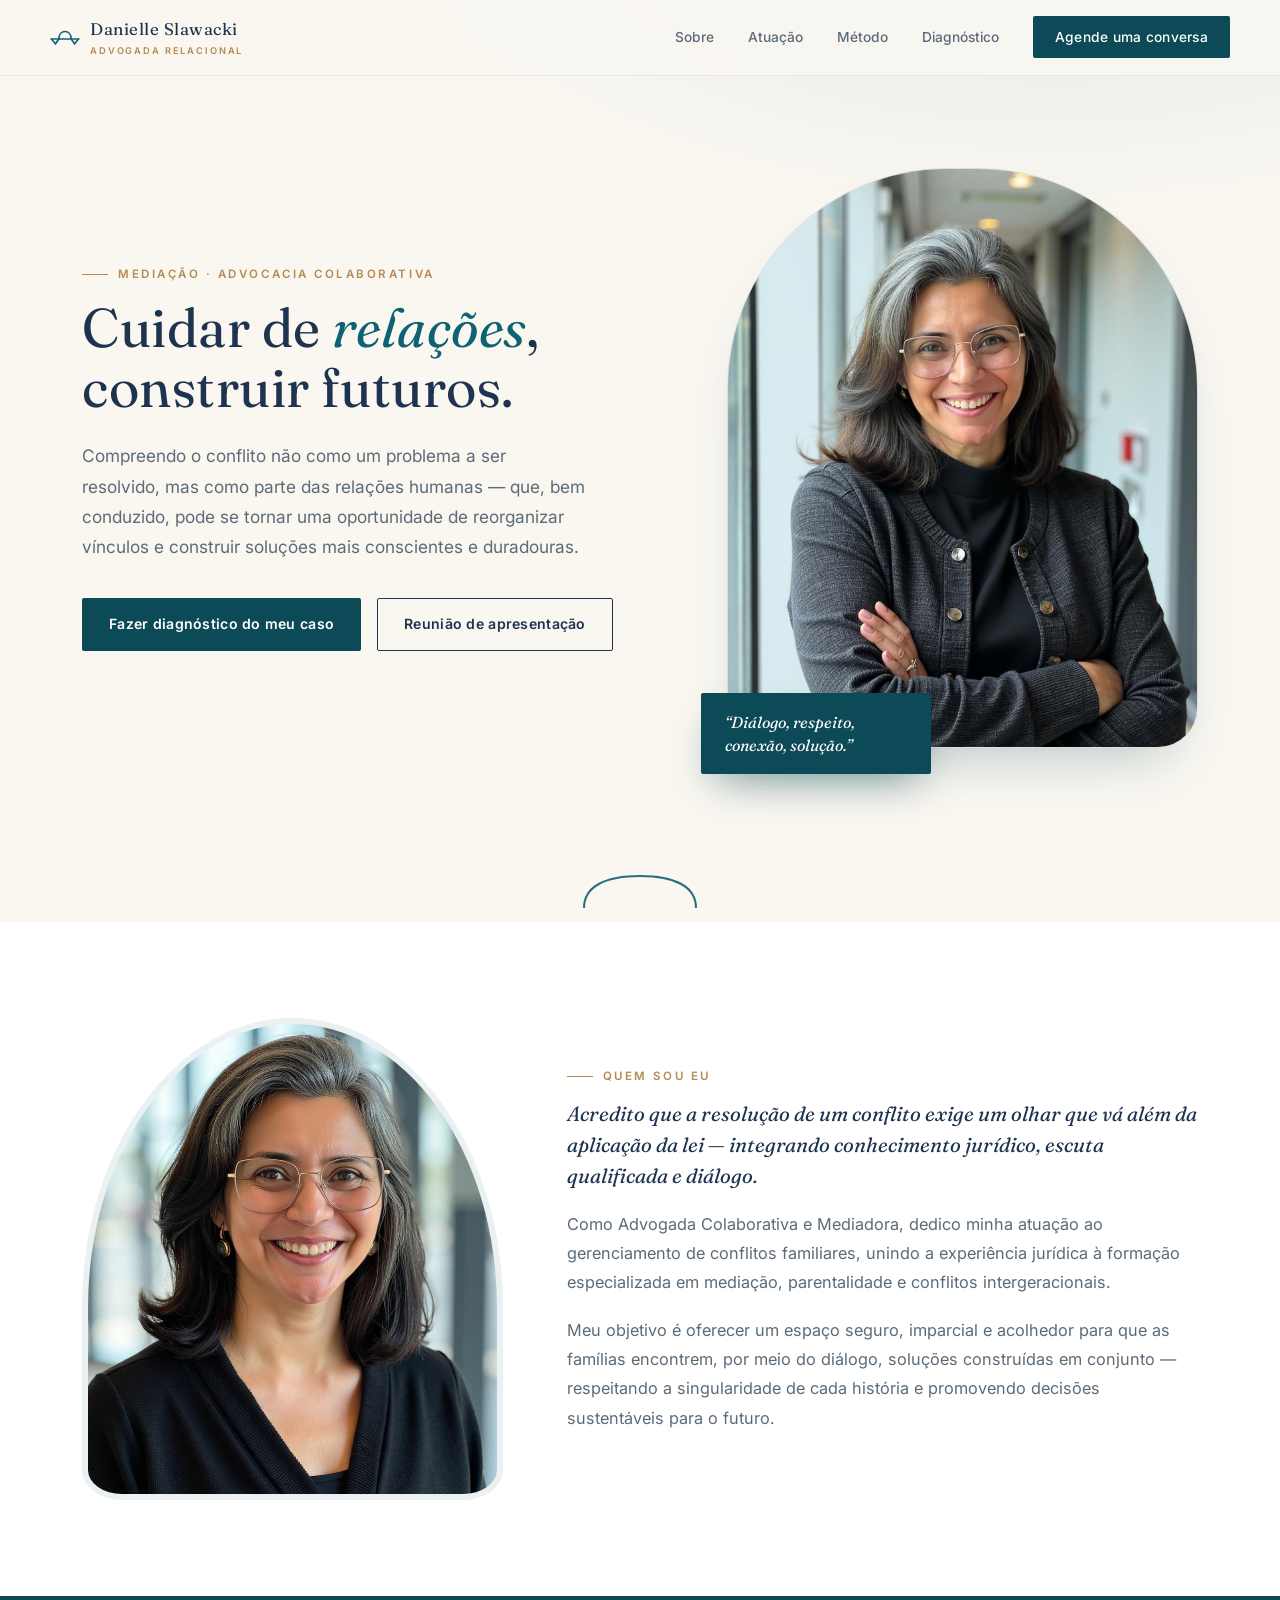
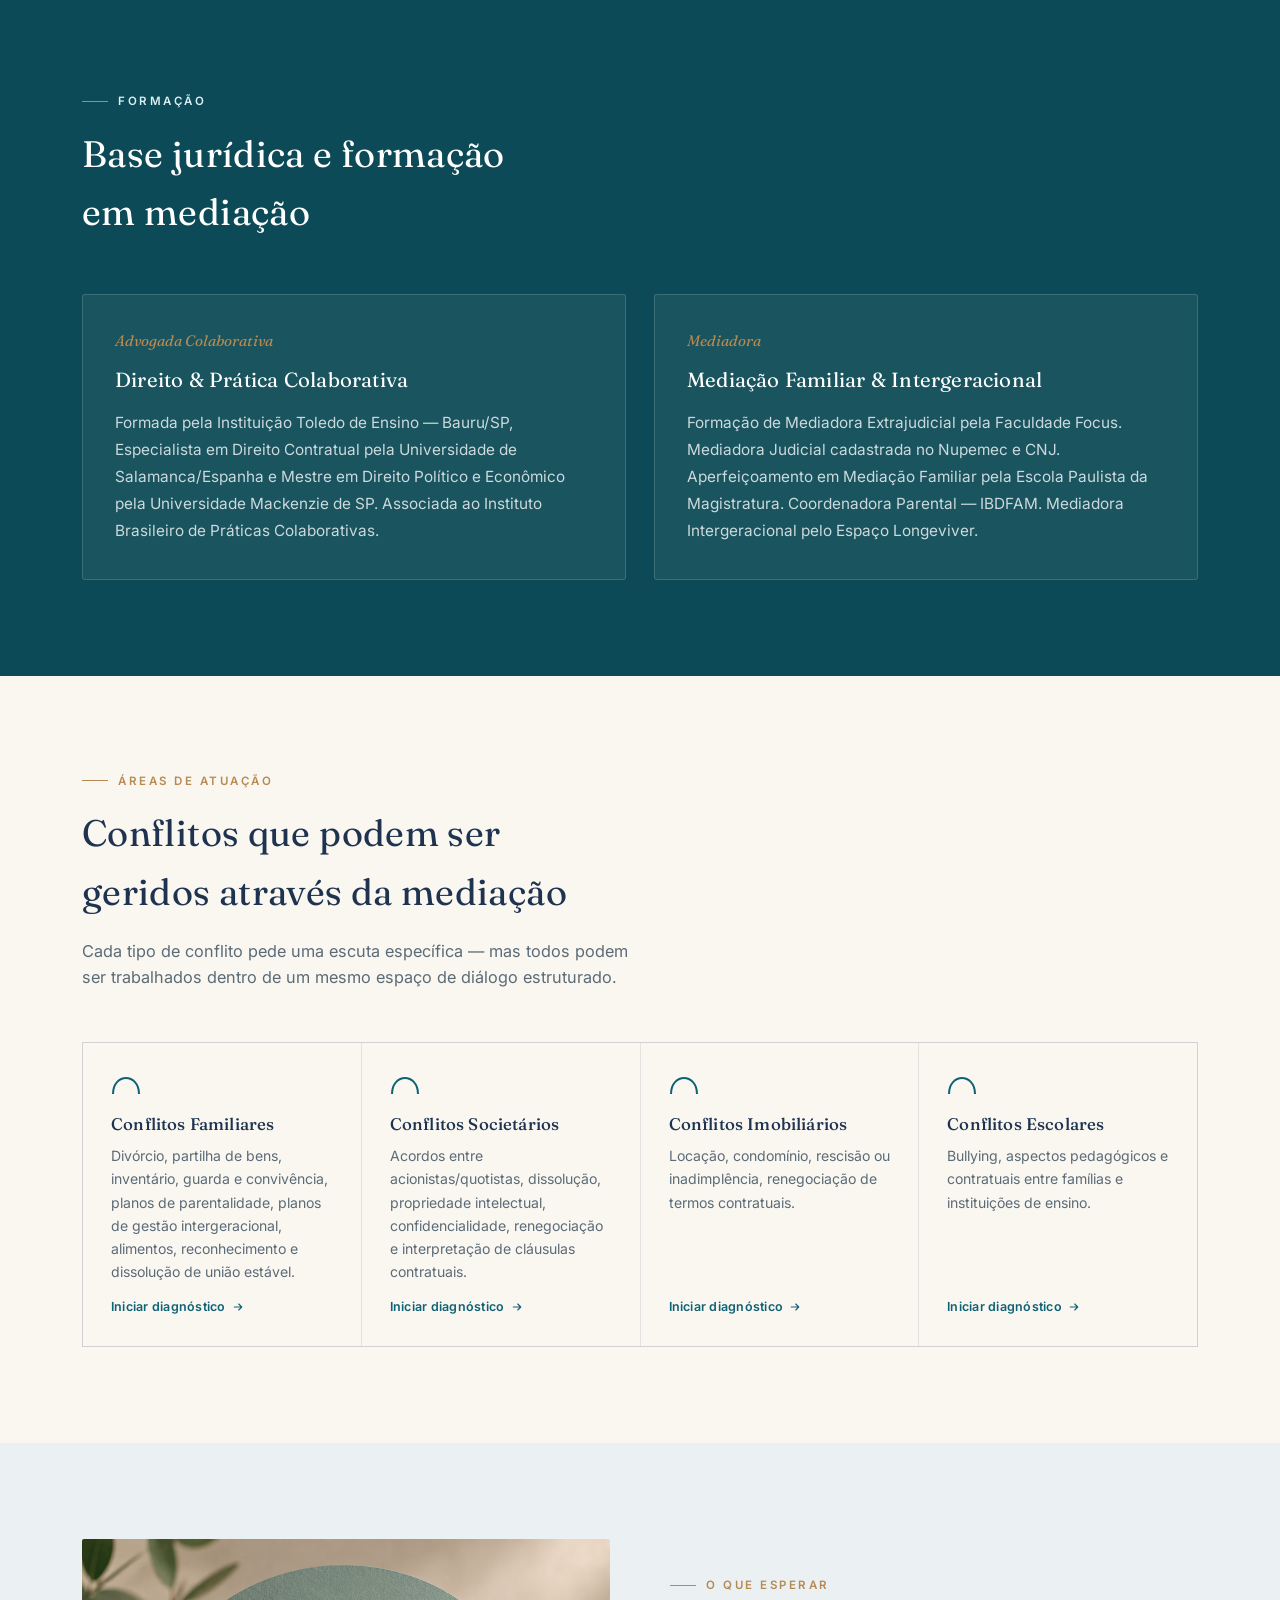
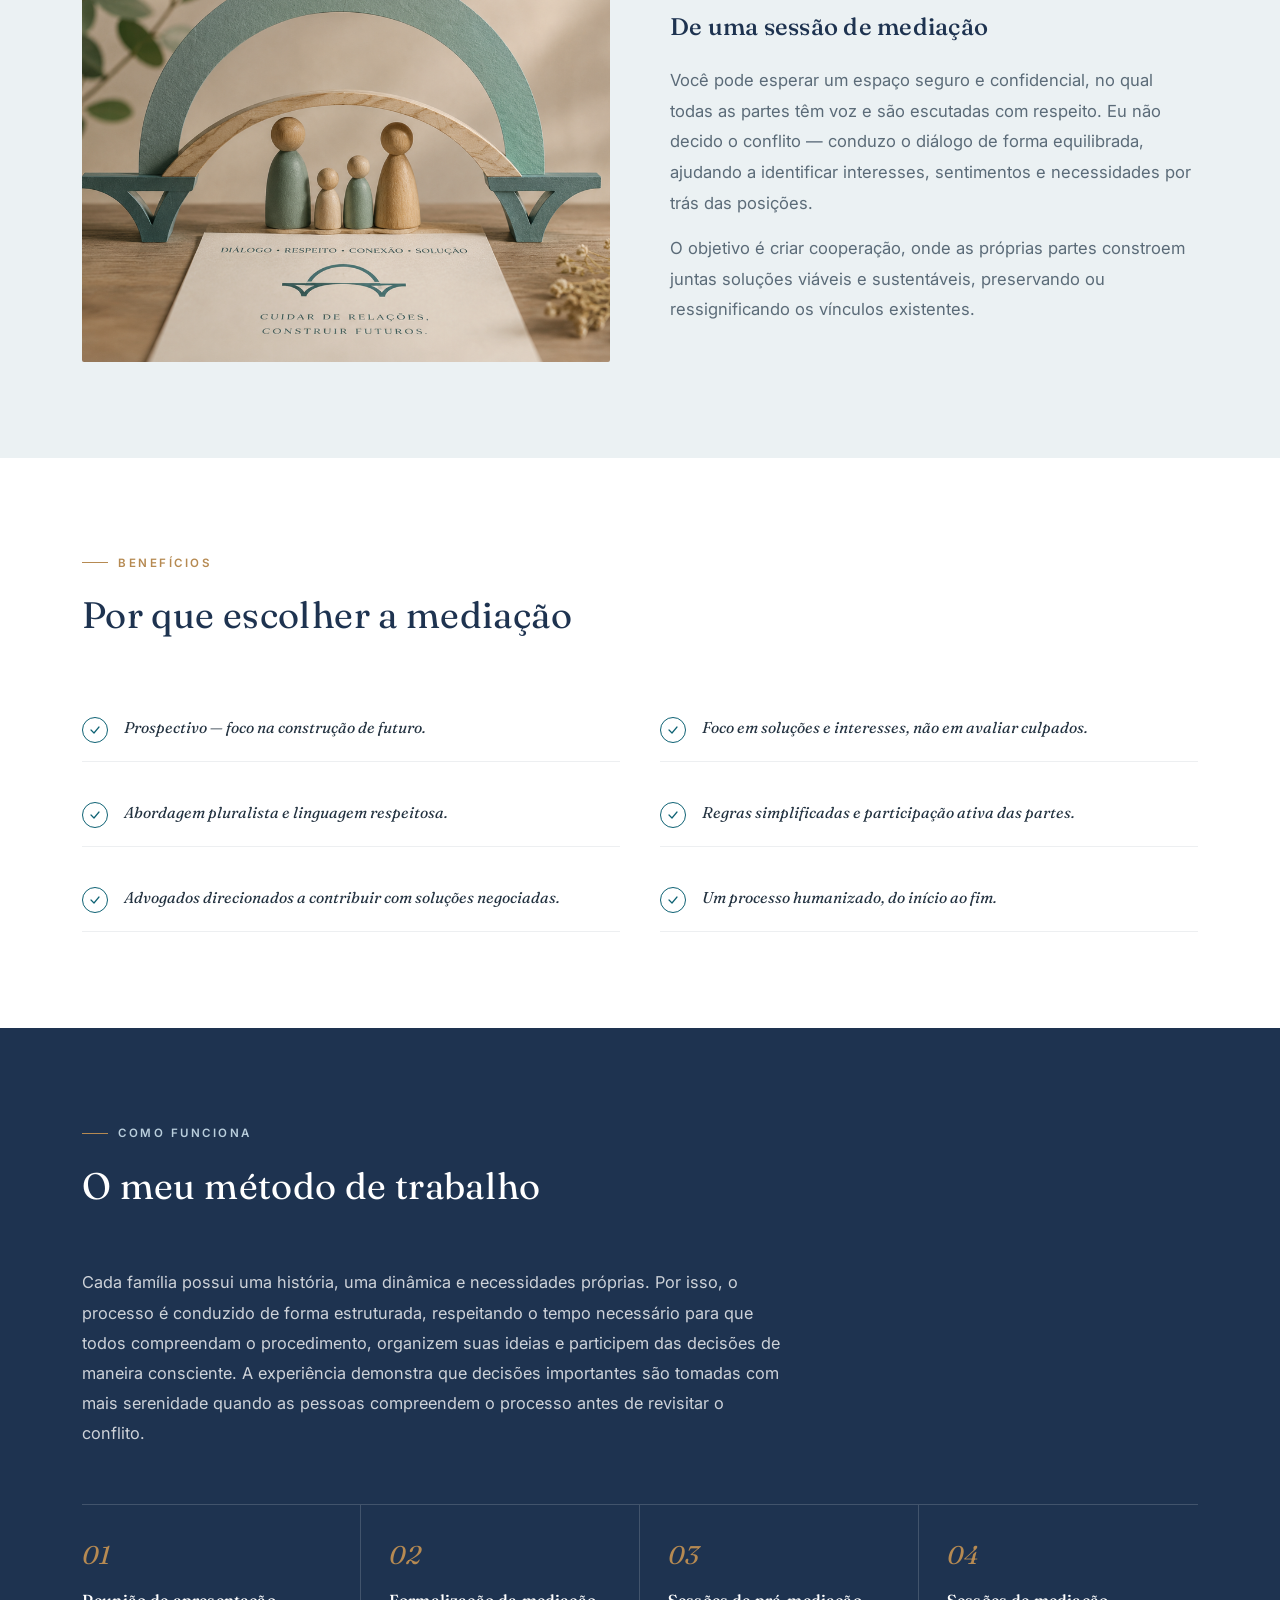
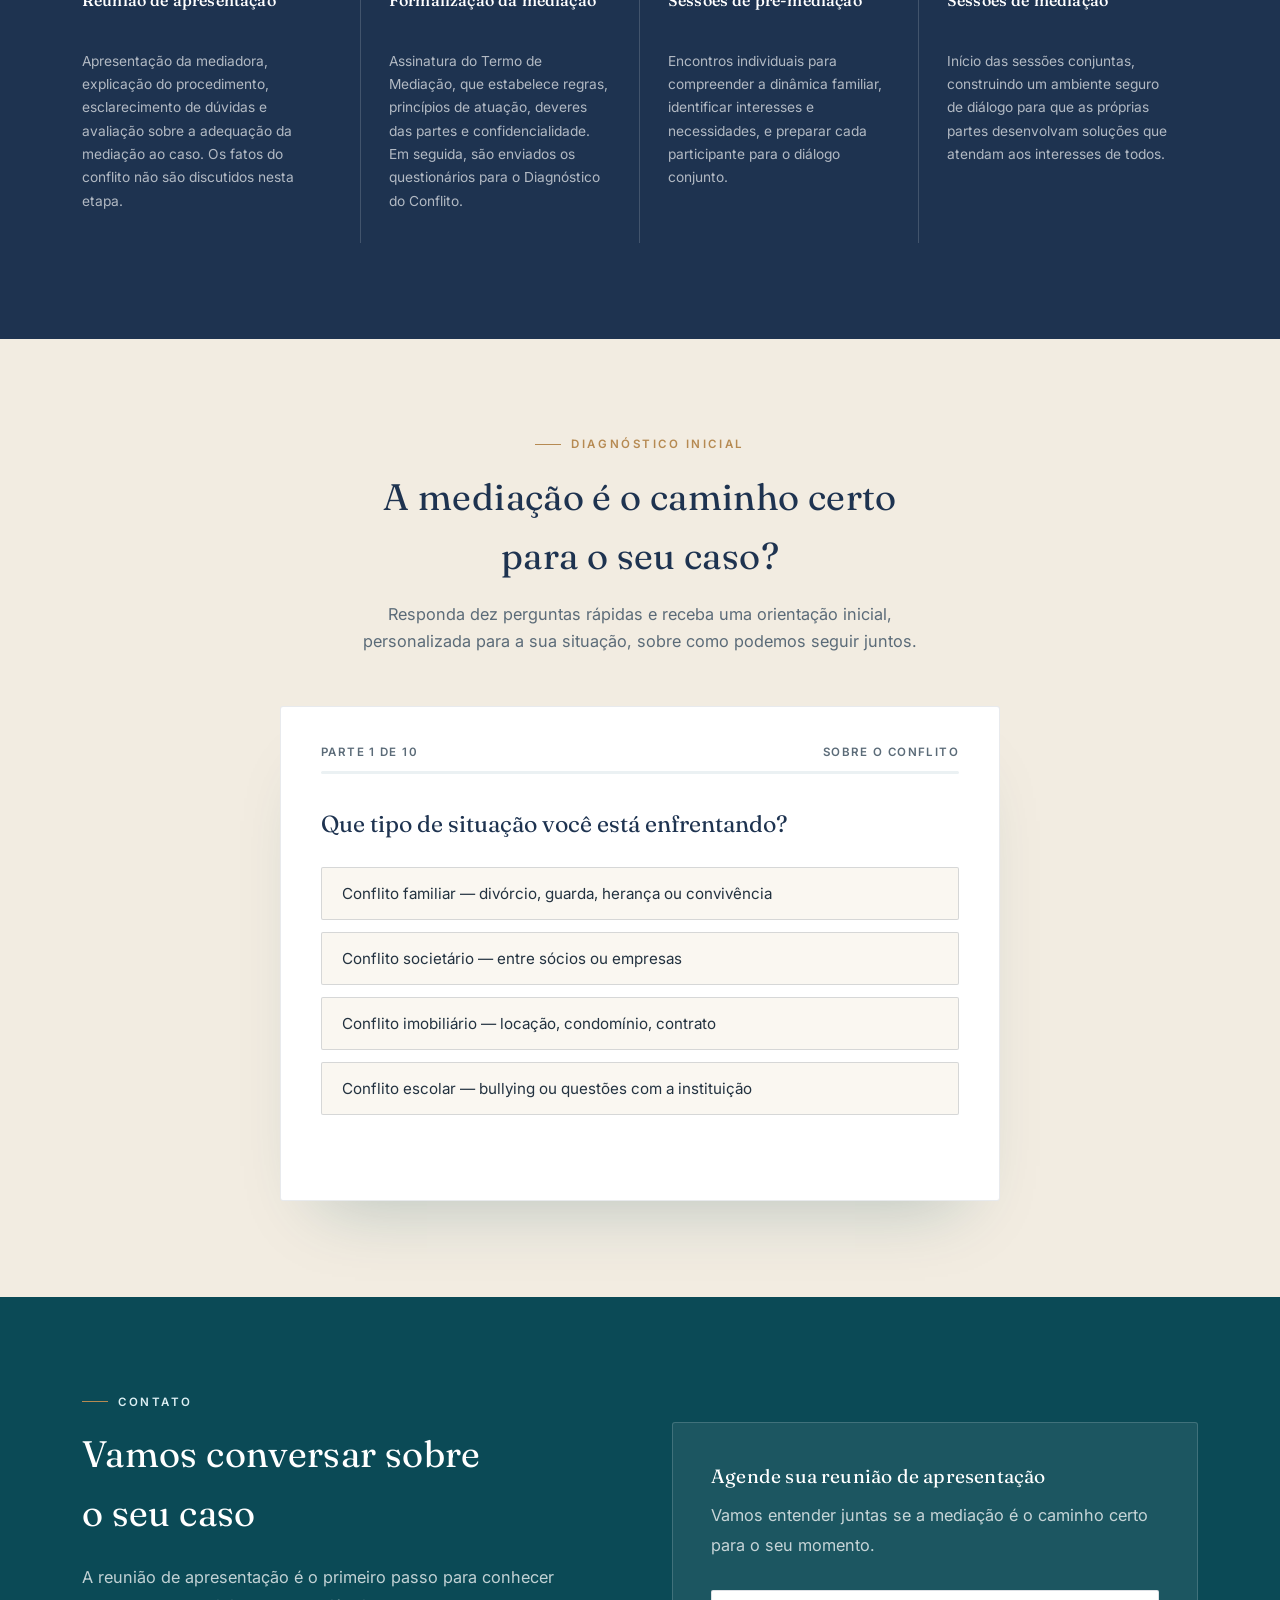
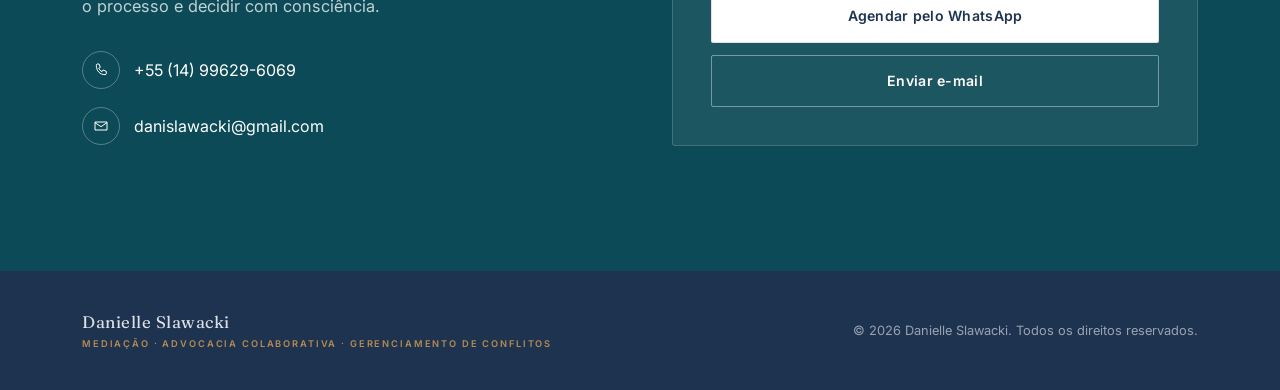
<file: INDEX~1.HTM>
<!DOCTYPE html>
<html lang="pt-BR">
<head>
<meta charset="UTF-8">
<meta name="viewport" content="width=device-width, initial-scale=1.0">
<title>Danielle Slawacki — Advogada Relacional | Mediação e Advocacia Colaborativa</title>
<meta name="description" content="Mediação, advocacia colaborativa e gerenciamento de conflitos familiares, societários e imobiliários. Agende uma reunião de apresentação.">
<link rel="preconnect" href="https://fonts.googleapis.com">
<link rel="preconnect" href="https://fonts.gstatic.com" crossorigin>
<link href="https://fonts.googleapis.com/css2?family=Fraunces:ital,opsz,wght@0,9..144,300;0,9..144,400;0,9..144,500;0,9..144,600;1,9..144,400;1,9..144,500&family=Inter:wght@300;400;500;600;700&display=swap" rel="stylesheet">
<style>
  :root{
    --teal-deep:#0B4A56;
    --teal:#0E6274;
    --teal-soft:#2E8494;
    --navy:#1E3350;
    --sage:#A9BEC9;
    --sage-light:#EBF1F3;
    --cream:#FAF7F1;
    --cream-dark:#F2ECE1;
    --gold:#B68A52;
    --white:#FFFFFF;
    --ink:#233240;
    --ink-soft:#5B6B78;
    --radius-arch: 200px 200px 0 0;
    --serif: 'Fraunces', serif;
    --sans: 'Inter', sans-serif;
  }

  *{box-sizing:border-box; margin:0; padding:0;}
  html{scroll-behavior:smooth;}
  body{
    font-family: var(--sans);
    color: var(--ink);
    background: var(--cream);
    line-height:1.6;
    -webkit-font-smoothing:antialiased;
  }
  img{max-width:100%; display:block;}
  a{color:inherit; text-decoration:none;}
  ul{list-style:none;}

  .container{max-width:1180px; margin:0 auto; padding:0 32px;}
  @media (max-width:640px){ .container{padding:0 22px;} }

  h1,h2,h3,h4{font-family:var(--serif); color:var(--navy); font-weight:500; letter-spacing:.01em;}

  .eyebrow{
    font-family:var(--sans); font-size:.72rem; letter-spacing:.22em; text-transform:uppercase;
    color:var(--gold); font-weight:600; margin-bottom:14px; display:flex; align-items:center; gap:10px;
  }
  .eyebrow::before{content:''; width:26px; height:1px; background:var(--gold);}

  /* ---------- Arch / bridge signature motif ---------- */
  .arch-divider{ width:100%; height:64px; display:flex; align-items:center; justify-content:center; }
  .arch-divider svg{ height:40px; width:auto; opacity:.9; }

  .arch-mask-top{
    -webkit-mask-image: radial-gradient(circle at 50% 100%, transparent 0, transparent 0);
  }

  /* ---------- Header ---------- */
  header{
    position:fixed; top:0; left:0; right:0; z-index:100;
    background:rgba(250,247,241,.86); backdrop-filter: blur(10px);
    border-bottom:1px solid rgba(30,51,80,.08);
    transition: background .3s;
  }
  .nav-wrap{display:flex; align-items:center; justify-content:space-between; padding:16px 0;}
  .brand{display:flex; align-items:center; gap:10px;}
  .brand svg{ width:30px; height:24px; }
  .brand-text{font-family:var(--serif); font-size:1.05rem; color:var(--navy); letter-spacing:.03em;}
  .brand-text span{display:block; font-family:var(--sans); font-size:.58rem; letter-spacing:.2em; color:var(--gold); font-weight:600; margin-top:1px;}

  nav.links{display:flex; gap:34px; align-items:center;}
  nav.links a{font-size:.86rem; color:var(--ink-soft); font-weight:500; transition:color .2s;}
  nav.links a:hover{color:var(--teal);}
  .nav-cta{
    background:var(--teal-deep); color:var(--white); padding:10px 22px; border-radius:2px;
    font-size:.82rem; font-weight:600; letter-spacing:.02em; transition:background .2s;
  }
  nav.links a.nav-cta{ color:var(--white); }
  .nav-cta:hover{background:var(--navy); color:var(--white);}
  .menu-btn{display:none; flex-direction:column; gap:5px; background:none; border:none; cursor:pointer; padding:6px;}
  .menu-btn span{width:22px; height:2px; background:var(--navy); display:block;}

  @media (max-width: 880px){
    nav.links{ position:fixed; top:64px; left:0; right:0; background:var(--cream); flex-direction:column;
      align-items:flex-start; gap:0; padding:8px 22px 20px; border-bottom:1px solid rgba(30,51,80,.08);
      transform:translateY(-130%); transition:transform .3s ease; }
    nav.links.open{ transform:translateY(0); }
    nav.links a{ width:100%; padding:13px 0; border-bottom:1px solid rgba(30,51,80,.06); }
    .nav-cta{ margin-top:12px; text-align:center; }
    .menu-btn{display:flex;}
  }

  /* ---------- Hero ---------- */
  .hero{
    padding:168px 0 110px;
    background:
      radial-gradient(1100px 500px at 82% -10%, rgba(14,98,116,.10), transparent 60%),
      var(--cream);
    position:relative; overflow:hidden;
  }
  .hero-grid{display:grid; grid-template-columns:1.05fr .85fr; gap:64px; align-items:center;}
  @media (max-width:900px){ .hero-grid{grid-template-columns:1fr; gap:48px;} }

  .hero h1{font-size:clamp(2.3rem, 4.4vw, 3.4rem); line-height:1.12; font-weight:400; color:var(--navy);}
  .hero h1 em{font-style:italic; color:var(--teal);}
  .hero p.lede{margin-top:22px; font-size:1.08rem; color:var(--ink-soft); max-width:46ch; line-height:1.75;}
  .hero-ctas{display:flex; gap:16px; margin-top:36px; flex-wrap:wrap;}

  .btn{
    display:inline-flex; align-items:center; gap:10px; padding:14px 26px; font-size:.88rem; font-weight:600;
    letter-spacing:.02em; border-radius:2px; transition:all .25s ease; cursor:pointer; border:1px solid transparent;
  }
  .btn-primary{background:var(--teal-deep); color:var(--white);}
  .btn-primary:hover{background:var(--navy); transform:translateY(-1px);}
  .btn-outline{border-color:var(--navy); color:var(--navy);}
  .btn-outline:hover{background:var(--navy); color:var(--white);}
  .btn-light{background:var(--white); color:var(--navy); border-color:rgba(30,51,80,.15);}
  .btn-light:hover{border-color:var(--navy);}

  .hero-photo{position:relative;}
  .hero-photo .frame{
    border-radius:220px 220px 40px 40px; overflow:hidden; border:1px solid rgba(30,51,80,.12);
    box-shadow:0 30px 60px -30px rgba(11,74,86,.35);
  }
  .hero-photo img{width:100%; aspect-ratio:3/3.7; object-fit:cover;}
  .hero-tagline{
    position:absolute; bottom:-26px; left:-26px; background:var(--teal-deep); color:var(--white);
    padding:18px 24px; max-width:230px; border-radius:2px; box-shadow:0 20px 40px -14px rgba(11,74,86,.5);
  }
  .hero-tagline p{font-family:var(--serif); font-style:italic; font-size:1rem; line-height:1.4;}
  @media (max-width:900px){ .hero-tagline{left:0;} }

  /* ---------- Sections generic ---------- */
  section{padding:96px 0;}
  .section-head{max-width:640px; margin-bottom:52px;}
  .section-head h2{font-size:clamp(1.7rem,3vw,2.3rem); font-weight:400;}
  .section-head p{margin-top:16px; color:var(--ink-soft); font-size:1.02rem; max-width:56ch;}

  /* ---------- Quem sou eu ---------- */
  .about{background:var(--white);}
  .about-grid{display:grid; grid-template-columns:.8fr 1.2fr; gap:64px; align-items:center;}
  @media (max-width:860px){ .about-grid{grid-template-columns:1fr;} }
  .about-photo{border-radius:50% 50% 40px 40px / 60% 60% 30px 30px; overflow:hidden; border:6px solid var(--sage-light);}
  .about-photo img{width:100%; aspect-ratio:1/1.15; object-fit:cover;}
  .about-text p{color:var(--ink-soft); margin-bottom:18px; font-size:1.02rem; line-height:1.8;}
  .about-text p:first-of-type{font-family:var(--serif); font-size:1.28rem; font-style:italic; color:var(--navy); line-height:1.5;}

  /* ---------- Formação ---------- */
  .formacao{background:var(--teal-deep); color:var(--white); position:relative;}
  .formacao .section-head h2, .formacao .eyebrow{color:var(--white);}
  .formacao .eyebrow{color:#DCEFF3;}
  .formacao .eyebrow::before{background:var(--gold);}
  .formacao .section-head p{color:rgba(255,255,255,.72);}
  .cards-2{display:grid; grid-template-columns:1fr 1fr; gap:28px;}
  @media (max-width:760px){ .cards-2{grid-template-columns:1fr;} }
  .fcard{
    background:rgba(255,255,255,.06); border:1px solid rgba(255,255,255,.15); padding:34px 32px; border-radius:3px;
  }
  .fcard .fnum{font-family:var(--serif); font-style:italic; color:var(--gold); font-size:.95rem; margin-bottom:10px; display:block;}
  .fcard h3{color:var(--white); font-size:1.28rem; margin-bottom:14px; font-weight:400;}
  .fcard p{color:rgba(255,255,255,.78); font-size:.96rem; line-height:1.75;}

  /* ---------- Áreas / conflitos ---------- */
  .areas{background:var(--cream);}
  .areas-grid{display:grid; grid-template-columns:repeat(4,1fr); gap:1px; background:rgba(30,51,80,.1); border:1px solid rgba(30,51,80,.1);}
  @media (max-width:900px){ .areas-grid{grid-template-columns:repeat(2,1fr);} }
  @media (max-width:560px){ .areas-grid{grid-template-columns:1fr;} }
  .area-card{
    background:var(--cream); padding:32px 28px; border:none; width:100%; text-align:left;
    font-family:inherit; cursor:pointer; transition:background .2s;
    display:flex; flex-direction:column; align-items:flex-start; justify-content:flex-start;
  }
  .area-card:hover, .area-card:focus-visible{background:var(--sage-light);}
  .area-card .arch-icon{margin-bottom:16px;}
  .area-card h3{font-size:1.05rem; margin-bottom:10px; font-weight:500;}
  .area-card p{font-size:.88rem; color:var(--ink-soft); line-height:1.65;}
  .area-cta{
    display:inline-flex; align-items:center; gap:6px; margin-top:auto; padding-top:16px; font-size:.78rem; font-weight:600;
    color:var(--teal); letter-spacing:.02em;
  }
  .area-cta svg{width:12px; height:12px; transition:transform .2s;}
  .area-card:hover .area-cta svg, .area-card:focus-visible .area-cta svg{transform:translateX(3px);}

  /* ---------- Sessão / expect ---------- */
  .expect{background:var(--sage-light);}
  .expect-grid{display:grid; grid-template-columns:1fr 1fr; gap:60px; align-items:center;}
  @media (max-width:860px){ .expect-grid{grid-template-columns:1fr;} }
  .expect-visual{
    background:var(--sage); border-radius:2px; aspect-ratio:4/3.2; display:flex; align-items:center; justify-content:center;
    position:relative; overflow:hidden;
  }
  .expect-visual svg{width:60%; height:60%; opacity:.9;}
  .expect-text p{color:var(--ink-soft); font-size:1.04rem; line-height:1.85;}

  /* ---------- Benefícios ---------- */
  .beneficios{background:var(--white);}
  .benef-grid{display:grid; grid-template-columns:repeat(2,1fr); gap:20px 40px;}
  @media (max-width:700px){ .benef-grid{grid-template-columns:1fr;} }
  .benef-item{display:flex; gap:16px; padding:18px 0; border-bottom:1px solid rgba(30,51,80,.08);}
  .benef-item .mark{
    width:26px; height:26px; border-radius:50%; border:1px solid var(--teal); flex-shrink:0;
    display:flex; align-items:center; justify-content:center; margin-top:2px;
  }
  .benef-item .mark svg{width:12px; height:12px;}
  .benef-item p{font-size:.98rem; color:var(--ink); font-style:italic; font-family:var(--serif);}

  /* ---------- Método ---------- */
  .metodo{background:var(--navy); color:var(--white);}
  .metodo .eyebrow{color:#B9CEDC;}
  .metodo .eyebrow::before{background:var(--gold);}
  .metodo .section-head h2{color:var(--white);}
  .metodo .section-head p{color:rgba(255,255,255,.68);}
  .metodo-intro{color:rgba(255,255,255,.78); max-width:70ch; margin-bottom:56px; font-size:1.02rem; line-height:1.85;}
  .steps{display:grid; grid-template-columns:repeat(4,1fr); gap:0; border-top:1px solid rgba(255,255,255,.16);}
  @media (max-width:900px){ .steps{grid-template-columns:1fr;} }
  .step{padding:30px 28px 30px 28px; border-right:1px solid rgba(255,255,255,.16);}
  .steps .step:first-child{padding-left:0;}
  .steps .step:last-child{border-right:none;}
  @media (max-width:900px){ .step{border-right:none !important; padding-left:0 !important; border-bottom:1px solid rgba(255,255,255,.16);} .steps .step:last-child{border-bottom:none;} }
  .step .snum{font-family:var(--serif); font-style:italic; font-size:1.6rem; color:var(--gold);}
  .step h4{color:var(--white); font-size:1rem; margin:12px 0 10px; font-weight:500; min-height:3.2rem; display:flex; align-items:flex-start;}
  @media (max-width:900px){ .step h4{min-height:0;} }
  .step p{font-size:.86rem; color:rgba(255,255,255,.66); line-height:1.7;}

  /* ---------- Diagnóstico (quiz) ---------- */
  .diagnostico{background:var(--cream-dark); position:relative;}
  .quiz-shell{
    max-width:720px; margin:0 auto; background:var(--white); border-radius:3px; border:1px solid rgba(30,51,80,.1);
    box-shadow:0 40px 70px -40px rgba(11,74,86,.28); overflow:hidden;
  }
  .quiz-top{padding:36px 40px 0;}
  @media (max-width:600px){ .quiz-top{padding:28px 22px 0;} }
  .quiz-progress-label{
    display:flex; justify-content:space-between; font-size:.72rem; letter-spacing:.12em; text-transform:uppercase;
    color:var(--ink-soft); font-weight:600; margin-bottom:10px;
  }
  .quiz-progress-track{height:3px; background:var(--sage-light); border-radius:2px; overflow:hidden;}
  .quiz-progress-fill{height:100%; background:var(--teal); width:25%; transition:width .4s ease;}
  .quiz-body{padding:34px 40px 40px;}
  @media (max-width:600px){ .quiz-body{padding:26px 22px 34px;} }
  .quiz-question{font-family:var(--serif); font-size:1.45rem; color:var(--navy); font-weight:400; margin-bottom:26px; line-height:1.4;}
  .quiz-options{display:flex; flex-direction:column; gap:12px;}
  .quiz-option{
    text-align:left; padding:16px 20px; border:1px solid rgba(30,51,80,.16); background:var(--cream);
    border-radius:2px; font-size:.95rem; color:var(--ink); cursor:pointer; transition:all .2s ease; font-family:var(--sans);
  }
  .quiz-option:hover{border-color:var(--teal); background:var(--sage-light);}
  .quiz-option.selected{border-color:var(--teal-deep); background:var(--sage-light); color:var(--teal-deep); font-weight:600;}
  .quiz-nav{display:flex; justify-content:space-between; margin-top:30px; align-items:center;}
  .quiz-back{font-size:.85rem; color:var(--ink-soft); cursor:pointer; background:none; border:none; visibility:hidden;}
  .quiz-back.show{visibility:visible;}

  .quiz-result{display:none;}
  .quiz-result.active{display:block;}
  .quiz-result .eyebrow{margin-bottom:12px;}
  .quiz-result h3{font-size:1.5rem; font-weight:400; margin-bottom:16px; line-height:1.4;}
  .quiz-result p{color:var(--ink-soft); font-size:.98rem; line-height:1.8; margin-bottom:26px;}
  .quiz-result-ctas{display:flex; gap:14px; flex-wrap:wrap;}
  .quiz-restart{margin-top:22px; font-size:.82rem; color:var(--ink-soft); text-decoration:underline; cursor:pointer; background:none; border:none;}

  .quiz-step{display:none;}
  .quiz-step.active{display:block;}

  /* ---------- Contato ---------- */
  .contato{background:var(--teal-deep); color:var(--white);}
  .contato-grid{display:grid; grid-template-columns:1fr 1fr; gap:64px; align-items:center;}
  @media (max-width:860px){ .contato-grid{grid-template-columns:1fr; gap:40px;} }
  .contato .eyebrow{color:#DCEFF3;}
  .contato .eyebrow::before{background:var(--gold);}
  .contato h2{color:var(--white); font-size:clamp(1.7rem,3vw,2.3rem); font-weight:400; margin-bottom:20px;}
  .contato > .contato-grid > div > p{color:rgba(255,255,255,.75); max-width:48ch; margin-bottom:30px; font-size:1.02rem; line-height:1.8;}
  .contact-list{display:flex; flex-direction:column; gap:18px; margin-bottom:30px;}
  .contact-item{display:flex; align-items:center; gap:14px; font-size:1rem;}
  .contact-item .ico{
    width:38px; height:38px; border-radius:50%; border:1px solid rgba(255,255,255,.3); flex-shrink:0;
    display:flex; align-items:center; justify-content:center;
  }
  .contact-item .ico svg{width:16px; height:16px;}
  .contact-card{background:rgba(255,255,255,.07); border:1px solid rgba(255,255,255,.16); padding:38px; border-radius:3px;}
  .contact-card h3{color:var(--white); font-weight:400; font-size:1.2rem; margin-bottom:10px;}
  .contact-card p{color:rgba(255,255,255,.7); font-size:.92rem; margin-bottom:24px;}

  /* ---------- Footer ---------- */
  footer{background:var(--navy); color:rgba(255,255,255,.55); padding:38px 0;}
  .footer-grid{display:flex; justify-content:space-between; align-items:center; flex-wrap:wrap; gap:16px;}
  .footer-grid .brand-text{color:rgba(255,255,255,.85);}
  .footer-grid .brand-text span{color:var(--gold);}
  footer p{font-size:.8rem;}

  /* Reveal on scroll */
  .reveal{opacity:0; transform:translateY(22px); transition:opacity .7s ease, transform .7s ease;}
  .reveal.in{opacity:1; transform:translateY(0);}

  @media (prefers-reduced-motion: reduce){
    html{scroll-behavior:auto;}
    .reveal{opacity:1; transform:none; transition:none;}
  }

  :focus-visible{outline:2px solid var(--teal); outline-offset:2px;}
</style>
</head>
<body>

<!-- ============ HEADER ============ -->
<header>
  <div class="container nav-wrap">
    <a href="#top" class="brand">
      <svg viewBox="0 0 44 24" fill="none" xmlns="http://www.w3.org/2000/svg">
        <path d="M13 15C13 8 17 4 22 4C27 4 31 8 31 15" stroke="#0E6274" stroke-width="2.4" stroke-linecap="round"/>
        <path d="M2 15H42" stroke="#0E6274" stroke-width="2.4" stroke-linecap="round"/>
        <path d="M2 15L8 22" stroke="#0E6274" stroke-width="2.4" stroke-linecap="round"/>
        <path d="M13 15L8 22" stroke="#0E6274" stroke-width="2.4" stroke-linecap="round"/>
        <path d="M31 15L36 22" stroke="#0E6274" stroke-width="2.4" stroke-linecap="round"/>
        <path d="M42 15L36 22" stroke="#0E6274" stroke-width="2.4" stroke-linecap="round"/>
      </svg>
      <span class="brand-text">Danielle Slawacki<span>ADVOGADA RELACIONAL</span></span>
    </a>
    <nav class="links" id="navLinks">
      <a href="#sobre">Sobre</a>
      <a href="#atuacao">Atuação</a>
      <a href="#metodo">Método</a>
      <a href="#diagnostico">Diagnóstico</a>
      <a href="#contato" class="nav-cta">Agende uma conversa</a>
    </nav>
    <button class="menu-btn" id="menuBtn" aria-label="Abrir menu"><span></span><span></span><span></span></button>
  </div>
</header>

<!-- ============ HERO ============ -->
<section class="hero" id="top">
  <div class="container hero-grid">
    <div class="reveal in">
      <div class="eyebrow">Mediação · Advocacia Colaborativa</div>
      <h1>Cuidar de <em>relações</em>,<br>construir futuros.</h1>
      <p class="lede">Compreendo o conflito não como um problema a ser resolvido, mas como parte das relações humanas — que, bem conduzido, pode se tornar uma oportunidade de reorganizar vínculos e construir soluções mais conscientes e duradouras.</p>
      <div class="hero-ctas">
        <a href="#diagnostico" class="btn btn-primary">Fazer diagnóstico do meu caso</a>
        <a href="#contato" class="btn btn-outline">Reunião de apresentação</a>
      </div>
    </div>
    <div class="hero-photo reveal in">
      <div class="frame">
        <img src="danielle-hero.jpg" alt="Danielle Slawacki, advogada colaborativa e mediadora">
      </div>
      <div class="hero-tagline">
        <p>“Diálogo, respeito, conexão, solução.”</p>
      </div>
    </div>
  </div>
</section>

<div class="arch-divider" aria-hidden="true">
  <svg viewBox="0 0 120 40" fill="none" xmlns="http://www.w3.org/2000/svg">
    <path d="M4 38C4 16 26 6 60 6C94 6 116 16 116 38" stroke="#0E6274" stroke-width="2"/>
  </svg>
</div>

<!-- ============ QUEM SOU EU ============ -->
<section class="about" id="sobre">
  <div class="container about-grid">
    <div class="about-photo reveal">
      <img src="danielle-about.jpg" alt="Danielle Slawacki">
    </div>
    <div class="about-text reveal">
      <div class="eyebrow">Quem sou eu</div>
      <p>Acredito que a resolução de um conflito exige um olhar que vá além da aplicação da lei — integrando conhecimento jurídico, escuta qualificada e diálogo.</p>
      <p>Como Advogada Colaborativa e Mediadora, dedico minha atuação ao gerenciamento de conflitos familiares, unindo a experiência jurídica à formação especializada em mediação, parentalidade e conflitos intergeracionais.</p>
      <p>Meu objetivo é oferecer um espaço seguro, imparcial e acolhedor para que as famílias encontrem, por meio do diálogo, soluções construídas em conjunto — respeitando a singularidade de cada história e promovendo decisões sustentáveis para o futuro.</p>
    </div>
  </div>
</section>

<!-- ============ FORMAÇÃO ============ -->
<section class="formacao" id="formacao">
  <div class="container">
    <div class="section-head reveal">
      <div class="eyebrow">Formação</div>
      <h2>Base jurídica e formação<br>em mediação</h2>
    </div>
    <div class="cards-2 reveal">
      <div class="fcard">
        <span class="fnum">Advogada Colaborativa</span>
        <h3>Direito &amp; Prática Colaborativa</h3>
        <p>Formada pela Instituição Toledo de Ensino — Bauru/SP, Especialista em Direito Contratual pela Universidade de Salamanca/Espanha e Mestre em Direito Político e Econômico pela Universidade Mackenzie de SP. Associada ao Instituto Brasileiro de Práticas Colaborativas.</p>
      </div>
      <div class="fcard">
        <span class="fnum">Mediadora</span>
        <h3>Mediação Familiar &amp; Intergeracional</h3>
        <p>Formação de Mediadora Extrajudicial pela Faculdade Focus. Mediadora Judicial cadastrada no Nupemec e CNJ. Aperfeiçoamento em Mediação Familiar pela Escola Paulista da Magistratura. Coordenadora Parental — IBDFAM. Mediadora Intergeracional pelo Espaço Longeviver.</p>
      </div>
    </div>
  </div>
</section>

<!-- ============ ÁREAS DE ATUAÇÃO ============ -->
<section class="areas" id="atuacao">
  <div class="container">
    <div class="section-head reveal">
      <div class="eyebrow">Áreas de Atuação</div>
      <h2>Conflitos que podem ser<br>geridos através da mediação</h2>
      <p>Cada tipo de conflito pede uma escuta específica — mas todos podem ser trabalhados dentro de um mesmo espaço de diálogo estruturado.</p>
    </div>
    <div class="areas-grid reveal">
      <button type="button" class="area-card" data-tipo="familiar">
        <div class="arch-icon">
          <svg width="30" height="20" viewBox="0 0 30 20" fill="none"><path d="M2 19C2 8 9 3 15 3C21 3 28 8 28 19" stroke="#0E6274" stroke-width="2"/></svg>
        </div>
        <h3>Conflitos Familiares</h3>
        <p>Divórcio, partilha de bens, inventário, guarda e convivência, planos de parentalidade, planos de gestão intergeracional, alimentos, reconhecimento e dissolução de união estável.</p>
        <span class="area-cta">Iniciar diagnóstico <svg viewBox="0 0 16 16" fill="none"><path d="M3 8h10M9 4l4 4-4 4" stroke="currentColor" stroke-width="1.5" stroke-linecap="round" stroke-linejoin="round"/></svg></span>
      </button>
      <button type="button" class="area-card" data-tipo="societario">
        <div class="arch-icon">
          <svg width="30" height="20" viewBox="0 0 30 20" fill="none"><path d="M2 19C2 8 9 3 15 3C21 3 28 8 28 19" stroke="#0E6274" stroke-width="2"/></svg>
        </div>
        <h3>Conflitos Societários</h3>
        <p>Acordos entre acionistas/quotistas, dissolução, propriedade intelectual, confidencialidade, renegociação e interpretação de cláusulas contratuais.</p>
        <span class="area-cta">Iniciar diagnóstico <svg viewBox="0 0 16 16" fill="none"><path d="M3 8h10M9 4l4 4-4 4" stroke="currentColor" stroke-width="1.5" stroke-linecap="round" stroke-linejoin="round"/></svg></span>
      </button>
      <button type="button" class="area-card" data-tipo="imobiliario">
        <div class="arch-icon">
          <svg width="30" height="20" viewBox="0 0 30 20" fill="none"><path d="M2 19C2 8 9 3 15 3C21 3 28 8 28 19" stroke="#0E6274" stroke-width="2"/></svg>
        </div>
        <h3>Conflitos Imobiliários</h3>
        <p>Locação, condomínio, rescisão ou inadimplência, renegociação de termos contratuais.</p>
        <span class="area-cta">Iniciar diagnóstico <svg viewBox="0 0 16 16" fill="none"><path d="M3 8h10M9 4l4 4-4 4" stroke="currentColor" stroke-width="1.5" stroke-linecap="round" stroke-linejoin="round"/></svg></span>
      </button>
      <button type="button" class="area-card" data-tipo="escolar">
        <div class="arch-icon">
          <svg width="30" height="20" viewBox="0 0 30 20" fill="none"><path d="M2 19C2 8 9 3 15 3C21 3 28 8 28 19" stroke="#0E6274" stroke-width="2"/></svg>
        </div>
        <h3>Conflitos Escolares</h3>
        <p>Bullying, aspectos pedagógicos e contratuais entre famílias e instituições de ensino.</p>
        <span class="area-cta">Iniciar diagnóstico <svg viewBox="0 0 16 16" fill="none"><path d="M3 8h10M9 4l4 4-4 4" stroke="currentColor" stroke-width="1.5" stroke-linecap="round" stroke-linejoin="round"/></svg></span>
      </button>
    </div>
  </div>
</section>

<!-- ============ O QUE ESPERAR ============ -->
<section class="expect">
  <div class="container expect-grid">
    <div class="expect-visual reveal">
      <img src="danielle-bridge-family.png" alt="Ponte simbolizando diálogo, respeito, conexão e solução — símbolo da mediação" style="width:100%; height:100%; object-fit:cover;">
    </div>
    <div class="expect-text reveal">
      <div class="eyebrow">O que esperar</div>
      <h2>De uma sessão de mediação</h2>
      <p style="margin-top:18px;">Você pode esperar um espaço seguro e confidencial, no qual todas as partes têm voz e são escutadas com respeito. Eu não decido o conflito — conduzo o diálogo de forma equilibrada, ajudando a identificar interesses, sentimentos e necessidades por trás das posições.</p>
      <p style="margin-top:14px;">O objetivo é criar cooperação, onde as próprias partes constroem juntas soluções viáveis e sustentáveis, preservando ou ressignificando os vínculos existentes.</p>
    </div>
  </div>
</section>

<!-- ============ BENEFÍCIOS ============ -->
<section class="beneficios">
  <div class="container">
    <div class="section-head reveal">
      <div class="eyebrow">Benefícios</div>
      <h2>Por que escolher a mediação</h2>
    </div>
    <div class="benef-grid reveal">
      <div class="benef-item"><span class="mark"><svg viewBox="0 0 24 24" fill="none"><path d="M4 12L10 18L20 6" stroke="#0E6274" stroke-width="2.4" stroke-linecap="round" stroke-linejoin="round"/></svg></span><p>Prospectivo — foco na construção de futuro.</p></div>
      <div class="benef-item"><span class="mark"><svg viewBox="0 0 24 24" fill="none"><path d="M4 12L10 18L20 6" stroke="#0E6274" stroke-width="2.4" stroke-linecap="round" stroke-linejoin="round"/></svg></span><p>Foco em soluções e interesses, não em avaliar culpados.</p></div>
      <div class="benef-item"><span class="mark"><svg viewBox="0 0 24 24" fill="none"><path d="M4 12L10 18L20 6" stroke="#0E6274" stroke-width="2.4" stroke-linecap="round" stroke-linejoin="round"/></svg></span><p>Abordagem pluralista e linguagem respeitosa.</p></div>
      <div class="benef-item"><span class="mark"><svg viewBox="0 0 24 24" fill="none"><path d="M4 12L10 18L20 6" stroke="#0E6274" stroke-width="2.4" stroke-linecap="round" stroke-linejoin="round"/></svg></span><p>Regras simplificadas e participação ativa das partes.</p></div>
      <div class="benef-item"><span class="mark"><svg viewBox="0 0 24 24" fill="none"><path d="M4 12L10 18L20 6" stroke="#0E6274" stroke-width="2.4" stroke-linecap="round" stroke-linejoin="round"/></svg></span><p>Advogados direcionados a contribuir com soluções negociadas.</p></div>
      <div class="benef-item"><span class="mark"><svg viewBox="0 0 24 24" fill="none"><path d="M4 12L10 18L20 6" stroke="#0E6274" stroke-width="2.4" stroke-linecap="round" stroke-linejoin="round"/></svg></span><p>Um processo humanizado, do início ao fim.</p></div>
    </div>
  </div>
</section>

<!-- ============ MÉTODO ============ -->
<section class="metodo" id="metodo">
  <div class="container">
    <div class="section-head reveal">
      <div class="eyebrow">Como funciona</div>
      <h2>O meu método de trabalho</h2>
    </div>
    <p class="metodo-intro reveal">Cada família possui uma história, uma dinâmica e necessidades próprias. Por isso, o processo é conduzido de forma estruturada, respeitando o tempo necessário para que todos compreendam o procedimento, organizem suas ideias e participem das decisões de maneira consciente. A experiência demonstra que decisões importantes são tomadas com mais serenidade quando as pessoas compreendem o processo antes de revisitar o conflito.</p>

    <div class="steps reveal">
      <div class="step">
        <span class="snum">01</span>
        <h4>Reunião de apresentação</h4>
        <p>Apresentação da mediadora, explicação do procedimento, esclarecimento de dúvidas e avaliação sobre a adequação da mediação ao caso. Os fatos do conflito não são discutidos nesta etapa.</p>
      </div>
      <div class="step">
        <span class="snum">02</span>
        <h4>Formalização da mediação</h4>
        <p>Assinatura do Termo de Mediação, que estabelece regras, princípios de atuação, deveres das partes e confidencialidade. Em seguida, são enviados os questionários para o Diagnóstico do Conflito.</p>
      </div>
      <div class="step">
        <span class="snum">03</span>
        <h4>Sessões de pré-mediação</h4>
        <p>Encontros individuais para compreender a dinâmica familiar, identificar interesses e necessidades, e preparar cada participante para o diálogo conjunto.</p>
      </div>
      <div class="step">
        <span class="snum">04</span>
        <h4>Sessões de mediação</h4>
        <p>Início das sessões conjuntas, construindo um ambiente seguro de diálogo para que as próprias partes desenvolvam soluções que atendam aos interesses de todos.</p>
      </div>
    </div>

  </div>
</section>

<!-- ============ DIAGNÓSTICO / QUESTIONÁRIO ============ -->
<section class="diagnostico" id="diagnostico">
  <div class="container">
    <div class="section-head reveal" style="margin-left:auto; margin-right:auto; text-align:center; max-width:600px;">
      <div class="eyebrow" style="justify-content:center;">Diagnóstico inicial</div>
      <h2>A mediação é o caminho certo<br>para o seu caso?</h2>
      <p style="margin-left:auto; margin-right:auto;">Responda dez perguntas rápidas e receba uma orientação inicial, personalizada para a sua situação, sobre como podemos seguir juntos.</p>
    </div>

    <div class="quiz-shell reveal" id="quizShell">
      <div class="quiz-top" id="quizProgressWrap">
        <div class="quiz-progress-label">
          <span id="quizPartLabel">Parte 1 de 10</span>
          <span id="quizPartName">Sobre o conflito</span>
        </div>
        <div class="quiz-progress-track"><div class="quiz-progress-fill" id="quizFill"></div></div>
      </div>

      <div class="quiz-body">
        <!-- Step 1 -->
        <div class="quiz-step active" data-step="0">
          <div class="quiz-question">Que tipo de situação você está enfrentando?</div>
          <div class="quiz-options" data-q="0">
            <button class="quiz-option" data-value="familiar">Conflito familiar — divórcio, guarda, herança ou convivência</button>
            <button class="quiz-option" data-value="societario">Conflito societário — entre sócios ou empresas</button>
            <button class="quiz-option" data-value="imobiliario">Conflito imobiliário — locação, condomínio, contrato</button>
            <button class="quiz-option" data-value="escolar">Conflito escolar — bullying ou questões com a instituição</button>
          </div>
        </div>

        <!-- Step 2 -->
        <div class="quiz-step" data-step="1">
          <div class="quiz-question">As partes ainda conseguem se comunicar, mesmo que com dificuldade?</div>
          <div class="quiz-options" data-q="1">
            <button class="quiz-option" data-value="dificil">Sim, com dificuldade — mas ainda existe algum diálogo</button>
            <button class="quiz-option" data-value="rompido">Não, o diálogo direto está rompido</button>
            <button class="quiz-option" data-value="semcontato">Prefiro não ter contato direto por enquanto</button>
          </div>
        </div>

        <!-- Step 3 -->
        <div class="quiz-step" data-step="2">
          <div class="quiz-question">Há filhos ou outros dependentes diretamente envolvidos nessa situação?</div>
          <div class="quiz-options" data-q="2">
            <button class="quiz-option" data-value="filhos-menores">Sim, filhos menores de idade</button>
            <button class="quiz-option" data-value="filhos-adultos">Sim, filhos já adultos ou outros familiares dependentes</button>
            <button class="quiz-option" data-value="sem-filhos">Não há filhos ou dependentes envolvidos</button>
          </div>
        </div>

        <!-- Step 4 -->
        <div class="quiz-step" data-step="3">
          <div class="quiz-question">Há quanto tempo esse conflito vem se arrastando?</div>
          <div class="quiz-options" data-q="3">
            <button class="quiz-option" data-value="recente">É recente — começou há poucas semanas ou meses</button>
            <button class="quiz-option" data-value="meses">Já dura alguns meses e tentamos resolver sozinhos</button>
            <button class="quiz-option" data-value="anos">Se arrasta há anos, já tentamos de tudo</button>
          </div>
        </div>

        <!-- Step 5 -->
        <div class="quiz-step" data-step="4">
          <div class="quiz-question">O que é mais importante para você neste momento?</div>
          <div class="quiz-options" data-q="4">
            <button class="quiz-option" data-value="relacao">Preservar a relação, especialmente pensando no futuro</button>
            <button class="quiz-option" data-value="rapido">Chegar a um acordo de forma mais rápida e menos desgastante</button>
            <button class="quiz-option" data-value="direitos">Entender melhor meus direitos antes de decidir qualquer coisa</button>
          </div>
        </div>

        <!-- Step 6 -->
        <div class="quiz-step" data-step="5">
          <div class="quiz-question">Já existe um processo judicial em andamento sobre esse conflito?</div>
          <div class="quiz-options" data-q="5">
            <button class="quiz-option" data-value="sim">Sim, já está em curso</button>
            <button class="quiz-option" data-value="nao">Não, ainda não</button>
            <button class="quiz-option" data-value="talvez">Não tenho certeza</button>
          </div>
        </div>

        <!-- Step 7 -->
        <div class="quiz-step" data-step="6">
          <div class="quiz-question">Você já conta com um advogado ou advogada te acompanhando?</div>
          <div class="quiz-options" data-q="6">
            <button class="quiz-option" data-value="tem-advogado">Sim, já tenho acompanhamento jurídico</button>
            <button class="quiz-option" data-value="procurando">Ainda não, estou buscando orientação agora</button>
            <button class="quiz-option" data-value="nao-sabe">Não sei se preciso de um neste momento</button>
          </div>
        </div>

        <!-- Step 8 -->
        <div class="quiz-step" data-step="7">
          <div class="quiz-question">Qual o seu nível de urgência para resolver essa questão?</div>
          <div class="quiz-options" data-q="7">
            <button class="quiz-option" data-value="urgente">Urgente — preciso encaminhar isso nas próximas semanas</button>
            <button class="quiz-option" data-value="moderada">Moderada — tenho alguns meses pela frente</button>
            <button class="quiz-option" data-value="semPressa">Sem pressa — quero entender bem o processo antes</button>
          </div>
        </div>

        <!-- Step 9 -->
        <div class="quiz-step" data-step="8">
          <div class="quiz-question">Como você se sente em relação a participar de conversas conjuntas com a outra parte?</div>
          <div class="quiz-options" data-q="8">
            <button class="quiz-option" data-value="confortavel">Confortável, desde que conduzido por uma mediadora</button>
            <button class="quiz-option" data-value="precisa-preparo">Preciso de preparo antes — sessões individuais me ajudariam</button>
            <button class="quiz-option" data-value="inseguro">Ainda estou insegura(o) sobre participar de qualquer conversa direta</button>
          </div>
        </div>

        <!-- Step 10 -->
        <div class="quiz-step" data-step="9">
          <div class="quiz-question">O que você espera alcançar ao final desse processo?</div>
          <div class="quiz-options" data-q="9">
            <button class="quiz-option" data-value="acordo">Um acordo formalizado que todos possam cumprir</button>
            <button class="quiz-option" data-value="dialogo">Retomar o diálogo e reorganizar a relação</button>
            <button class="quiz-option" data-value="clareza">Ter clareza sobre meus direitos e minhas opções</button>
          </div>
        </div>

        <div class="quiz-nav" id="quizNav">
          <button class="quiz-back" id="quizBack">← Voltar</button>
        </div>

        <!-- Result -->
        <div class="quiz-result" id="quizResult">
          <div class="eyebrow">Seu diagnóstico inicial</div>
          <h3 id="resultTitle"></h3>
          <p id="resultBody"></p>
          <div class="quiz-result-ctas">
            <a href="#" id="resultWhats" target="_blank" class="btn btn-primary">Conversar no WhatsApp</a>
            <a href="#" id="resultEmail" class="btn btn-outline">Enviar por e-mail</a>
          </div>
          <button class="quiz-restart" id="quizRestart">Refazer o diagnóstico</button>
        </div>
      </div>
    </div>
  </div>
</section>

<!-- ============ CONTATO ============ -->
<section class="contato" id="contato">
  <div class="container contato-grid">
    <div class="reveal">
      <div class="eyebrow">Contato</div>
      <h2>Vamos conversar sobre<br>o seu caso</h2>
      <p>A reunião de apresentação é o primeiro passo para conhecer o processo e decidir com consciência.</p>
      <div class="contact-list">
        <div class="contact-item">
          <span class="ico"><svg viewBox="0 0 24 24" fill="none"><path d="M6 3h3l2 5-2.5 1.5a11 11 0 0 0 5 5L15 12l5 2v3a2 2 0 0 1-2 2C10.5 19 5 13.5 5 5a2 2 0 0 1 1-2Z" stroke="#fff" stroke-width="1.5" stroke-linejoin="round"/></svg></span>
          +55 (14) 99629-6069
        </div>
        <div class="contact-item">
          <span class="ico"><svg viewBox="0 0 24 24" fill="none"><path d="M3 6h18v12H3V6Z" stroke="#fff" stroke-width="1.5"/><path d="M3 7l9 6 9-6" stroke="#fff" stroke-width="1.5"/></svg></span>
          danislawacki@gmail.com
        </div>
      </div>
    </div>

    <div class="contact-card reveal">
      <h3>Agende sua reunião de apresentação</h3>
      <p>Vamos entender juntas se a mediação é o caminho certo para o seu momento.</p>
      <a href="https://wa.me/5514996296069?text=Ol%C3%A1%2C%20Danielle!%20Gostaria%20de%20agendar%20uma%20reuni%C3%A3o%20de%20apresenta%C3%A7%C3%A3o." target="_blank" class="btn btn-light" style="width:100%; justify-content:center; margin-bottom:12px;">Agendar pelo WhatsApp</a>
      <a href="mailto:danislawacki@gmail.com?subject=Reuni%C3%A3o%20de%20apresenta%C3%A7%C3%A3o" class="btn btn-outline" style="width:100%; justify-content:center; border-color:rgba(255,255,255,.4); color:#fff;">Enviar e-mail</a>
    </div>
  </div>
</section>

<!-- ============ FOOTER ============ -->
<footer>
  <div class="container footer-grid">
    <span class="brand-text">Danielle Slawacki<span>MEDIAÇÃO · ADVOCACIA COLABORATIVA · GERENCIAMENTO DE CONFLITOS</span></span>
    <p>© 2026 Danielle Slawacki. Todos os direitos reservados.</p>
  </div>
</footer>

<script>
  // Mobile nav
  const menuBtn = document.getElementById('menuBtn');
  const navLinks = document.getElementById('navLinks');
  menuBtn.addEventListener('click', () => navLinks.classList.toggle('open'));
  navLinks.querySelectorAll('a').forEach(a => a.addEventListener('click', () => navLinks.classList.remove('open')));

  // Áreas de atuação clicáveis — levam direto pro diagnóstico já com o tipo selecionado
  document.querySelectorAll('.area-card').forEach(card => {
    card.addEventListener('click', () => {
      const tipo = card.getAttribute('data-tipo');
      const quizShellEl = document.getElementById('quizShell');
      quizShellEl.scrollIntoView({ behavior: 'smooth', block: 'center' });
      setTimeout(() => {
        const optBtn = document.querySelector('.quiz-options[data-q="0"] .quiz-option[data-value="' + tipo + '"]');
        if (optBtn) optBtn.click();
      }, 500);
    });
  });

  // Reveal on scroll
  const revealEls = document.querySelectorAll('.reveal');
  const io = new IntersectionObserver((entries) => {
    entries.forEach(e => { if (e.isIntersecting) { e.target.classList.add('in'); io.unobserve(e.target); } });
  }, { threshold: .12 });
  revealEls.forEach(el => io.observe(el));

  // ---------------- Quiz ----------------
  const partNames = [
    'Sobre o conflito',
    'Diálogo entre as partes',
    'Filhos e dependentes',
    'Tempo de conflito',
    'Sua prioridade',
    'Situação judicial',
    'Acompanhamento jurídico',
    'Urgência',
    'Conversas conjuntas',
    'O que você espera'
  ];
  const steps = document.querySelectorAll('.quiz-step');
  const totalSteps = steps.length;
  let current = 0;
  const answers = {};

  const fill = document.getElementById('quizFill');
  const partLabel = document.getElementById('quizPartLabel');
  const partName = document.getElementById('quizPartName');
  const backBtn = document.getElementById('quizBack');
  const progressWrap = document.getElementById('quizProgressWrap');
  const result = document.getElementById('quizResult');

  function renderProgress(){
    fill.style.width = (((current) / totalSteps) * 100) + '%';
    partLabel.textContent = 'Parte ' + (current+1) + ' de ' + totalSteps;
    partName.textContent = partNames[current];
    backBtn.classList.toggle('show', current > 0);
  }
  renderProgress();

  function goToStep(i){
    steps.forEach(s => s.classList.remove('active'));
    steps[i].classList.add('active');
    current = i;
    renderProgress();
  }

  document.querySelectorAll('.quiz-options').forEach(group => {
    group.addEventListener('click', (e) => {
      const btn = e.target.closest('.quiz-option');
      if (!btn) return;
      const qIndex = group.getAttribute('data-q');
      answers[qIndex] = btn.getAttribute('data-value');
      group.querySelectorAll('.quiz-option').forEach(b => b.classList.remove('selected'));
      btn.classList.add('selected');
      setTimeout(() => {
        if (current < totalSteps - 1) {
          goToStep(current + 1);
        } else {
          showResult();
        }
      }, 260);
    });
  });

  backBtn.addEventListener('click', () => { if (current > 0) goToStep(current - 1); });

  function showResult(){
    document.querySelectorAll('.quiz-step').forEach(s => s.style.display = 'none');
    progressWrap.style.display = 'none';
    backBtn.style.display = 'none';
    result.classList.add('active');

    const tipoLabels = { familiar: 'familiar', societario: 'societário', imobiliario: 'imobiliário', escolar: 'escolar' };
    const tipo = tipoLabels[answers[0]] || 'seu';
    const sentences = [];

    // Q1 - comunicação
    if (answers[1] === 'rompido') {
      sentences.push('Mesmo com o diálogo direto rompido, a mediação cria um espaço seguro e conduzido para que a conversa volte a acontecer, com a presença de uma mediadora.');
    } else if (answers[1] === 'semcontato') {
      sentences.push('É comum preferir não ter contato direto no início — por isso o processo começa com sessões individuais de pré-mediação, sem que as partes precisem se falar diretamente ainda.');
    } else {
      sentences.push('Como ainda existe algum diálogo entre as partes, esse é um ótimo ponto de partida para um processo conduzido com cuidado.');
    }

    // Q2 - filhos/dependentes
    if (answers[2] === 'filhos-menores') {
      sentences.push('Como há filhos menores envolvidos, um dos focos do trabalho será justamente construir planos de parentalidade e convivência que protejam o bem-estar deles.');
    } else if (answers[2] === 'filhos-adultos') {
      sentences.push('Com filhos adultos ou outros familiares dependentes na história, a mediação intergeracional pode ajudar a organizar os interesses de todas as gerações envolvidas.');
    } else {
      sentences.push('Sem filhos ou dependentes diretamente envolvidos, o processo pode se concentrar de forma mais objetiva nas questões entre as partes.');
    }

    // Q3 - tempo de conflito
    if (answers[3] === 'anos') {
      sentences.push('Um conflito que se arrasta há anos costuma carregar bastante desgaste — a mediação oferece um espaço estruturado para finalmente destravar o que não avançou sozinho.');
    } else if (answers[3] === 'meses') {
      sentences.push('Como vocês já tentaram resolver sozinhos por um tempo, a condução de uma mediadora pode trazer justamente a estrutura que faltava para destravar o diálogo.');
    } else {
      sentences.push('Por ser uma situação ainda recente, buscar a mediação agora pode evitar que o conflito se prolongue e se torne mais desgastante com o tempo.');
    }

    // Q4 - prioridade
    if (answers[4] === 'relacao') {
      sentences.push('Já que preservar a relação é sua prioridade, a mediação foi pensada exatamente para isso: construir soluções sem desgastar os vínculos que vão continuar existindo.');
    } else if (answers[4] === 'rapido') {
      sentences.push('A mediação tende a ser um caminho mais rápido e menos desgastante do que um processo judicial longo.');
    } else {
      sentences.push('Ao longo de todo o processo, você conta com o acompanhamento de advogados — o que garante que seus direitos sejam considerados antes de qualquer decisão.');
    }

    // Q5 - processo judicial
    if (answers[5] === 'sim') {
      sentences.push('Mesmo com um processo judicial em andamento, a mediação pode caminhar em paralelo e ajudar a construir um acordo mais rápido e sustentável.');
    } else if (answers[5] === 'talvez') {
      sentences.push('Se você não tem certeza sobre a situação judicial do caso, isso é algo que podemos esclarecer juntas logo na reunião de apresentação.');
    } else {
      sentences.push('Como ainda não há processo judicial em curso, este é o melhor momento para conhecer a mediação antes de qualquer decisão.');
    }

    // Q6 - advogado
    if (answers[6] === 'tem-advogado') {
      sentences.push('Como você já conta com acompanhamento jurídico, seu advogado ou advogada pode participar ativamente ao seu lado durante todo o processo de mediação.');
    } else if (answers[6] === 'procurando') {
      sentences.push('Se você ainda está buscando orientação jurídica, podemos conversar sobre isso na reunião de apresentação — inclusive sobre como funciona a advocacia colaborativa.');
    } else {
      sentences.push('Não se preocupe se ainda não sabe se precisa de um advogado agora — isso é algo que fica mais claro depois de entender melhor o processo.');
    }

    // Q7 - urgência
    if (answers[7] === 'urgente') {
      sentences.push('Pela urgência que você descreveu, podemos priorizar o agendamento da reunião de apresentação já nos próximos dias.');
    } else if (answers[7] === 'semPressa') {
      sentences.push('Como não há pressa, você pode usar esse tempo para entender bem o processo antes de decidir como seguir — sem nenhum compromisso.');
    } else {
      sentences.push('Com um prazo de alguns meses pela frente, há espaço tranquilo para conduzir cada etapa com o cuidado que ela pede.');
    }

    // Q8 - conforto em conversas conjuntas
    if (answers[8] === 'inseguro') {
      sentences.push('É natural ainda se sentir insegura(o) quanto a conversas diretas — por isso o processo é gradual, começando sempre por sessões individuais antes de qualquer encontro conjunto.');
    } else if (answers[8] === 'precisa-preparo') {
      sentences.push('As sessões individuais de pré-mediação existem justamente para te preparar com calma antes do diálogo conjunto.');
    } else {
      sentences.push('Sua disposição para participar de conversas conduzidas é um ótimo sinal de que o processo pode avançar de forma fluida.');
    }

    // Q9 - expectativa
    let closing = '';
    if (answers[9] === 'acordo') {
      closing = 'Com foco em chegar a um acordo formalizado que todas as partes possam cumprir, a mediação é um caminho direto para isso.';
    } else if (answers[9] === 'dialogo') {
      closing = 'Como o que você mais busca é retomar o diálogo e reorganizar a relação, esse é exatamente o coração do trabalho de mediação.';
    } else {
      closing = 'Buscar clareza sobre seus direitos e opções antes de decidir é um passo maduro — a reunião de apresentação é o espaço ideal para isso, sem qualquer compromisso.';
    }
    sentences.push(closing);

    const title = 'Seu caso ' + tipo + ' tem bom potencial para mediação.';
    const body = sentences.join(' ') + ' O próximo passo é uma Reunião de Apresentação.';

    document.getElementById('resultTitle').textContent = title;
    document.getElementById('resultBody').textContent = body;

    const labelMap = {
      1: { dificil: 'diálogo difícil, mas existente', rompido: 'diálogo rompido', semcontato: 'prefere sem contato direto' },
      2: { 'filhos-menores': 'filhos menores envolvidos', 'filhos-adultos': 'filhos adultos/dependentes envolvidos', 'sem-filhos': 'sem filhos envolvidos' },
      3: { recente: 'conflito recente', meses: 'conflito com alguns meses', anos: 'conflito de anos' },
      4: { relacao: 'prioridade: preservar a relação', rapido: 'prioridade: agilidade', direitos: 'prioridade: entender direitos' },
      5: { sim: 'processo judicial em curso', nao: 'sem processo judicial', talvez: 'não tem certeza sobre processo judicial' },
      6: { 'tem-advogado': 'já tem advogado(a)', procurando: 'buscando advogado(a)', 'nao-sabe': 'não sabe se precisa de advogado' },
      7: { urgente: 'urgência alta', moderada: 'urgência moderada', semPressa: 'sem pressa' },
      8: { confortavel: 'confortável com conversas conjuntas', 'precisa-preparo': 'precisa de preparo antes', inseguro: 'insegura(o) com conversas diretas' },
      9: { acordo: 'busca acordo formalizado', dialogo: 'busca retomar o diálogo', clareza: 'busca clareza sobre direitos' }
    };
    const summaryLines = Object.keys(labelMap).map(k => labelMap[k][answers[k]]).filter(Boolean).join(', ');

    const waText = encodeURIComponent(
      'Olá, Danielle! Fiz o diagnóstico inicial no site e gostaria de agendar uma reunião de apresentação.\n\n' +
      'Tipo de conflito: ' + tipo + '\n' +
      'Resumo das respostas: ' + summaryLines + '.'
    );
    document.getElementById('resultWhats').href = 'https://wa.me/5514996296069?text=' + waText;
    document.getElementById('resultEmail').href = 'mailto:danislawacki@gmail.com?subject=Reuni%C3%A3o%20de%20apresenta%C3%A7%C3%A3o%20-%20Diagn%C3%B3stico%20do%20site';
  }

  document.getElementById('quizRestart').addEventListener('click', () => {
    for (const k in answers) delete answers[k];
    document.querySelectorAll('.quiz-option.selected').forEach(b => b.classList.remove('selected'));
    result.classList.remove('active');
    progressWrap.style.display = '';
    backBtn.style.display = '';
    document.querySelectorAll('.quiz-step').forEach(s => s.style.display = '');
    goToStep(0);
  });
</script>
</body>
</html>
</file>
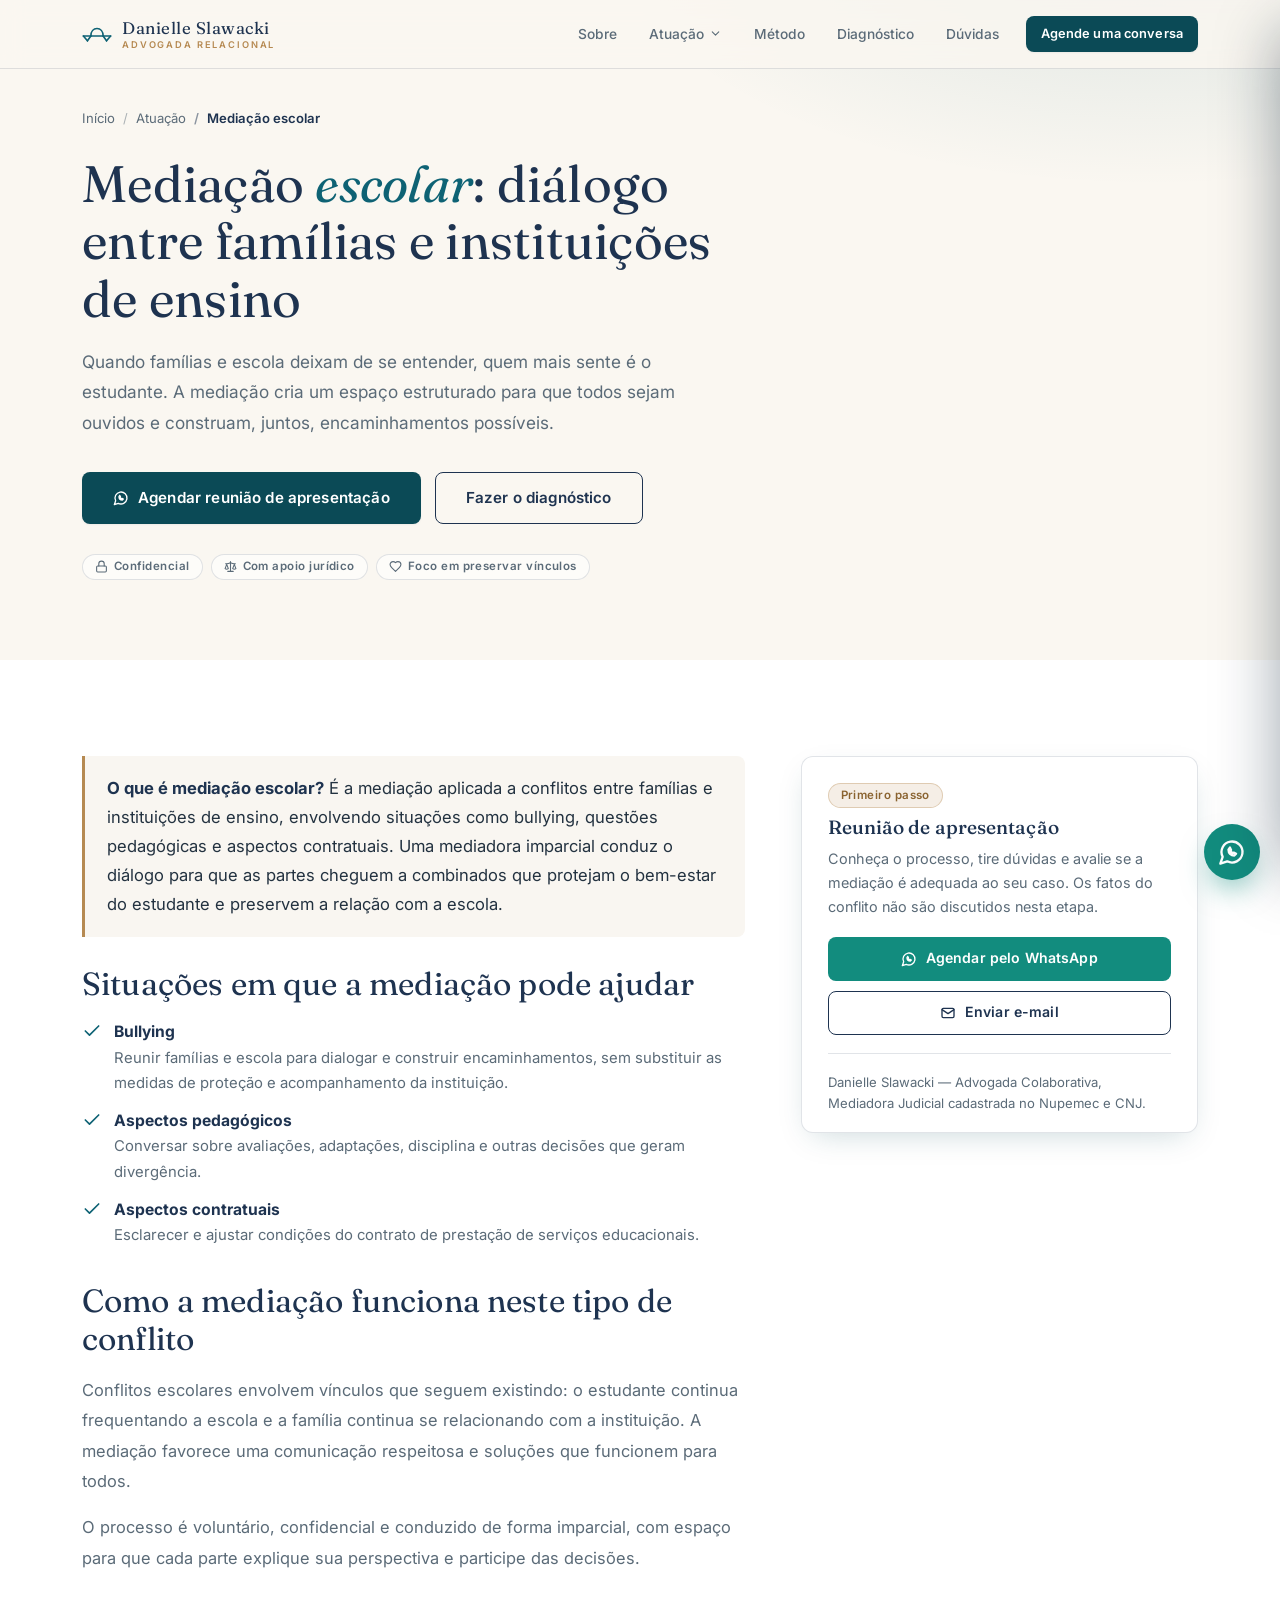
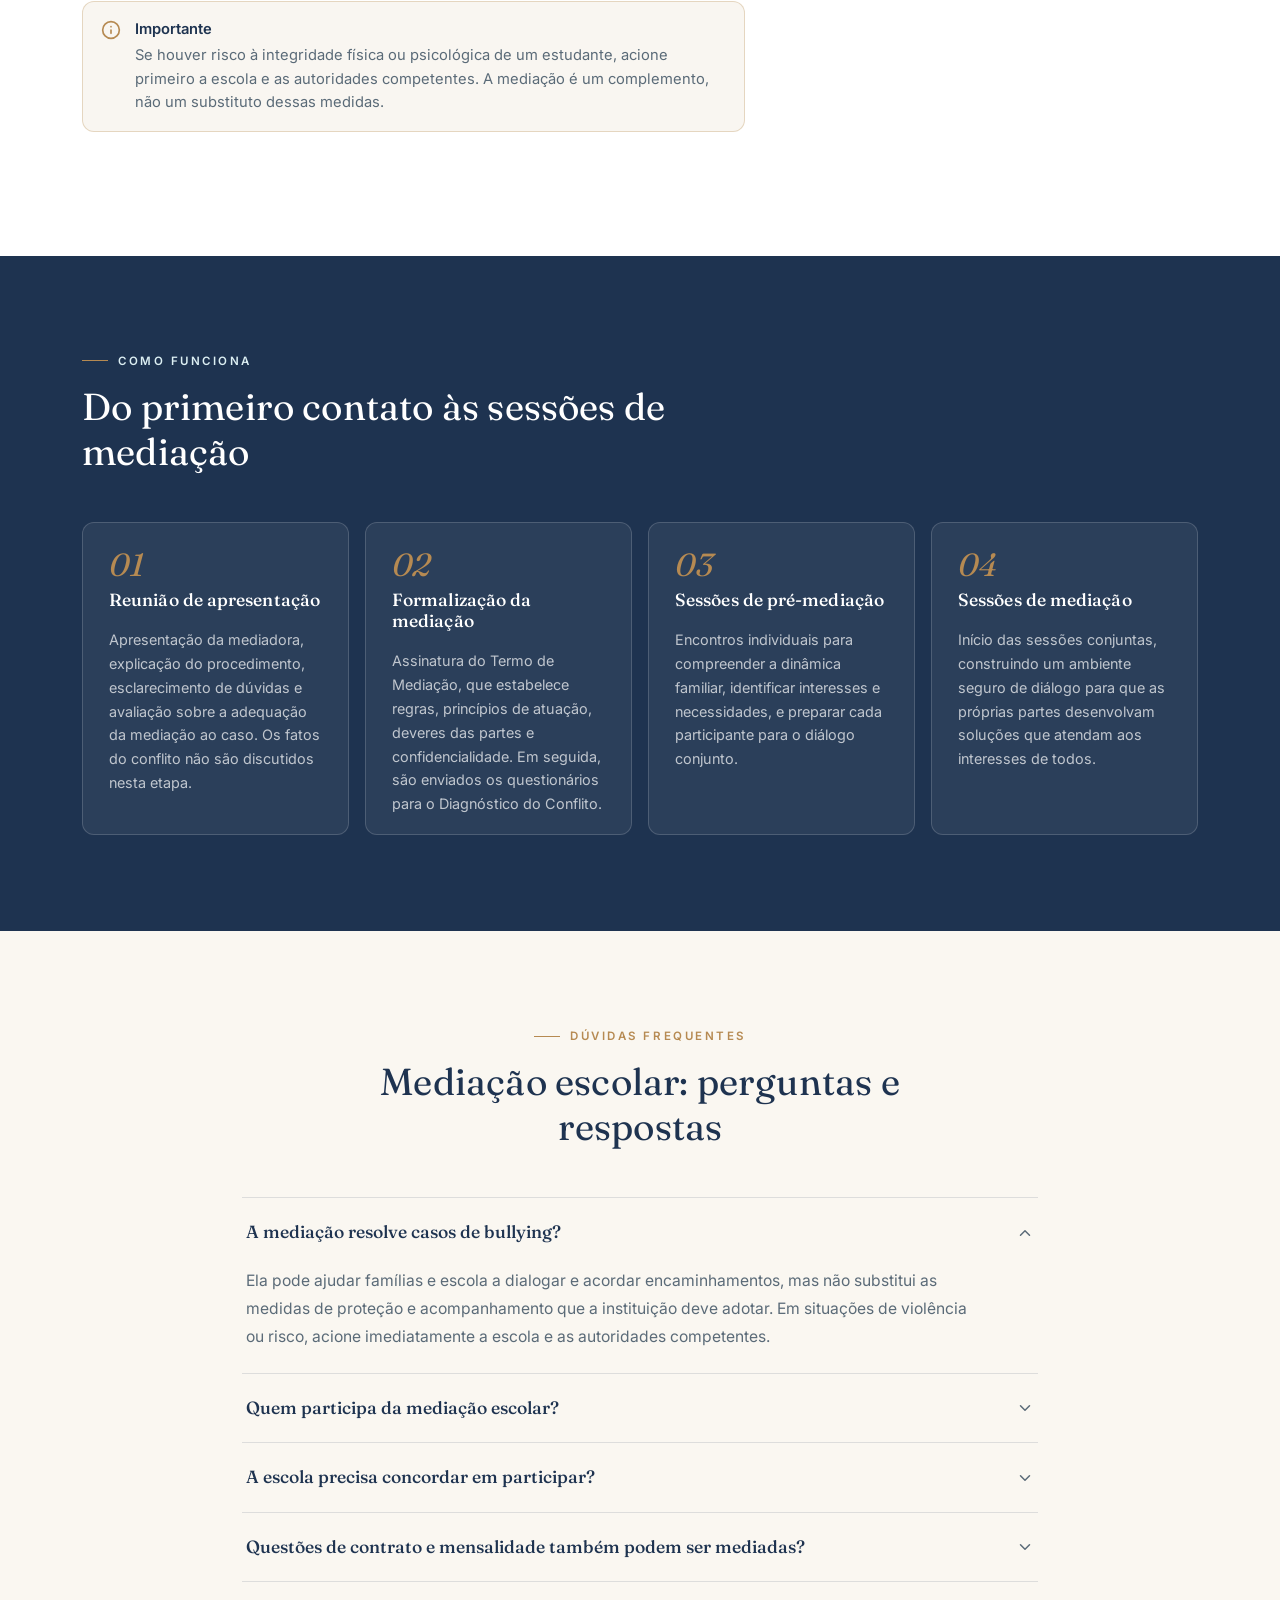
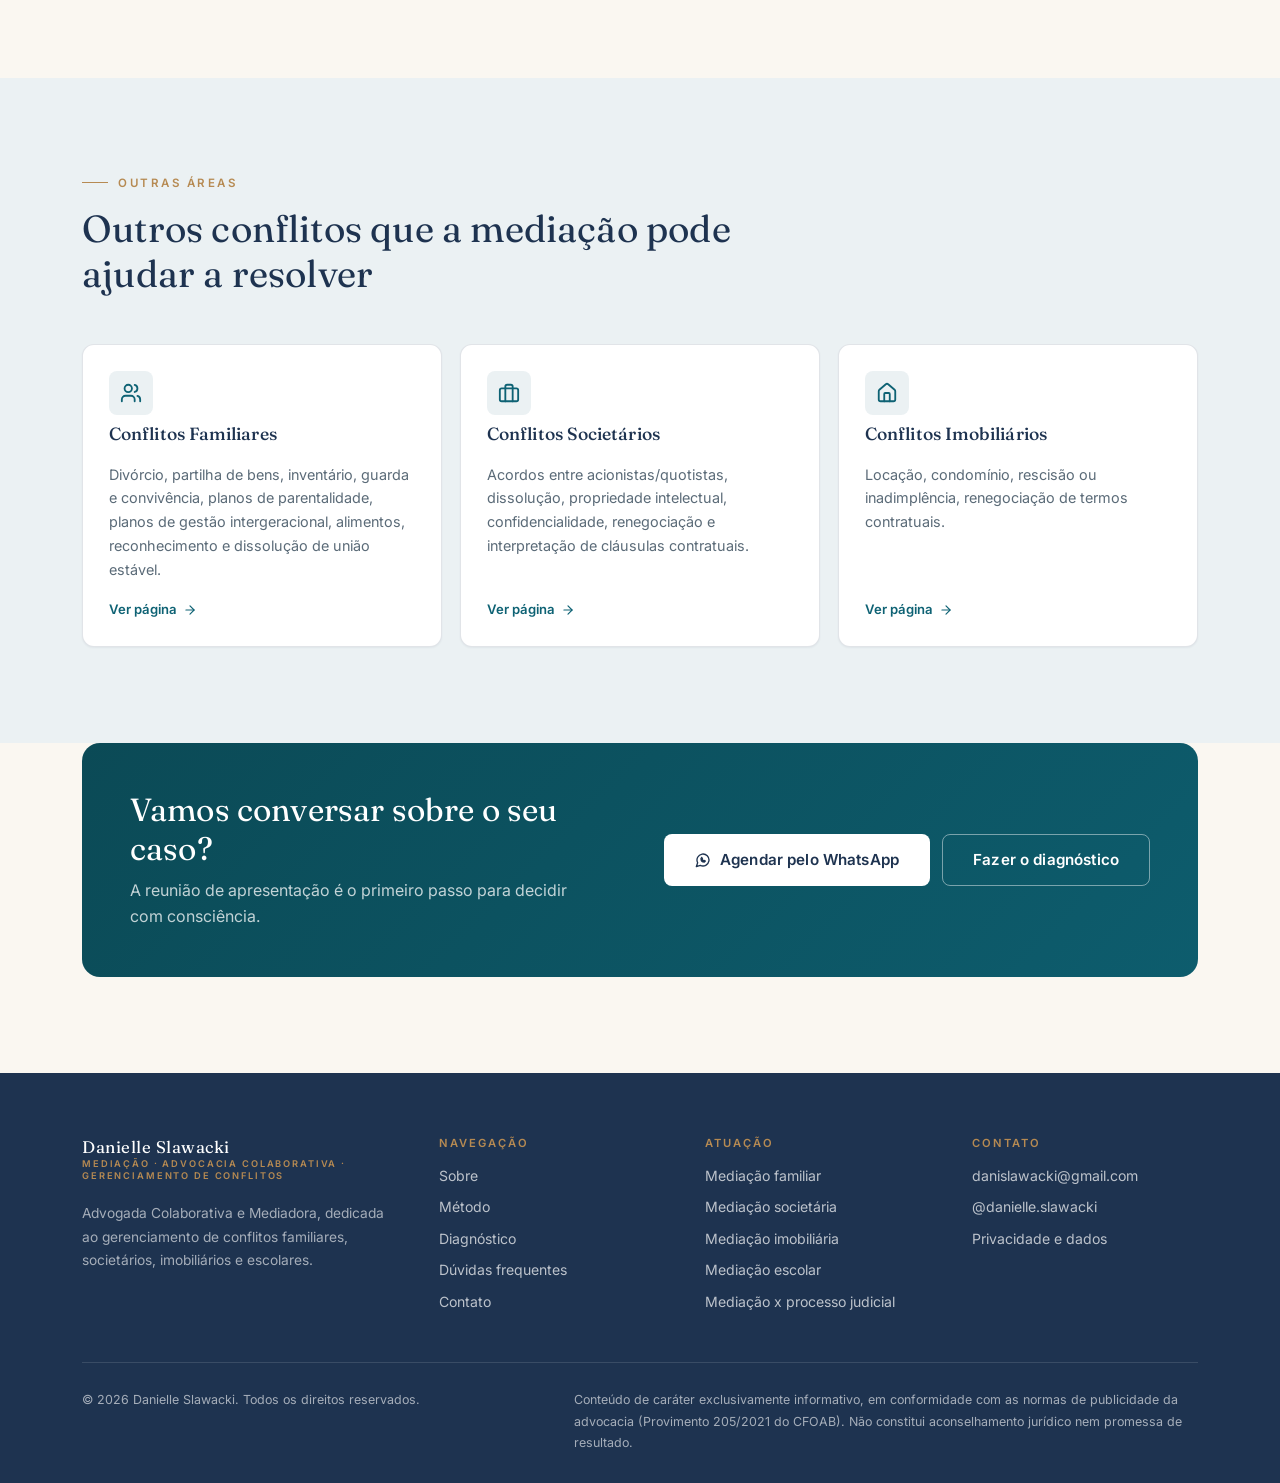
<file: mediacao-escolar.html>
<!DOCTYPE html>
<html lang="pt-BR" class="no-js">
<head>
<meta charset="UTF-8">
<meta name="viewport" content="width=device-width, initial-scale=1.0">
<title>Mediação Escolar: bullying e conflitos famílias x escolas | Danielle Slawacki</title>
<meta name="description" content="Mediação escolar para conflitos entre famílias e instituições de ensino: bullying, aspectos pedagógicos e contratuais. Diálogo estruturado e confidencial.">
<link rel="canonical" href="https://slawacki.com.br/mediacao-escolar.html">
<link rel="alternate" hreflang="pt-BR" href="https://slawacki.com.br/mediacao-escolar.html">
<meta name="robots" content="index, follow, max-image-preview:large, max-snippet:-1">
<meta name="theme-color" content="#0B4A56">
<meta name="author" content="Danielle Slawacki">
<meta property="og:type" content="website">
<meta property="og:locale" content="pt_BR">
<meta property="og:site_name" content="Danielle Slawacki — Advogada Relacional">
<meta property="og:title" content="Mediação Escolar: bullying e conflitos famílias x escolas | Danielle Slawacki">
<meta property="og:description" content="Mediação escolar para conflitos entre famílias e instituições de ensino: bullying, aspectos pedagógicos e contratuais. Diálogo estruturado e confidencial.">
<meta property="og:url" content="https://slawacki.com.br/mediacao-escolar.html">
<meta property="og:image" content="https://slawacki.com.br/og-image.jpg">
<meta property="og:image:width" content="1200">
<meta property="og:image:height" content="630">
<meta property="og:image:alt" content="Danielle Slawacki — Mediação e Advocacia Colaborativa">
<meta name="twitter:card" content="summary_large_image">
<meta name="twitter:title" content="Mediação Escolar: bullying e conflitos famílias x escolas | Danielle Slawacki">
<meta name="twitter:description" content="Mediação escolar para conflitos entre famílias e instituições de ensino: bullying, aspectos pedagógicos e contratuais. Diálogo estruturado e confidencial.">
<meta name="twitter:image" content="https://slawacki.com.br/og-image.jpg">
<link rel="icon" href="favicon.svg" type="image/svg+xml">
<link rel="apple-touch-icon" href="og-image.jpg">
<link rel="preconnect" href="https://fonts.googleapis.com">
<link rel="preconnect" href="https://fonts.gstatic.com" crossorigin>
<link href="https://fonts.googleapis.com/css2?family=Fraunces:ital,opsz,wght@0,9..144,300;0,9..144,400;0,9..144,500;0,9..144,600;1,9..144,400;1,9..144,500&family=Inter:wght@300;400;500;600;700&display=swap" rel="stylesheet">
<link rel="stylesheet" href="ui.css?v=3">
<script type="application/ld+json">{"@context":"https://schema.org","@type":"Service","name":"Mediação escolar","serviceType":"Mediação escolar","description":"Mediação escolar para conflitos entre famílias e instituições de ensino: bullying, aspectos pedagógicos e contratuais. Diálogo estruturado e confidencial.","url":"https://slawacki.com.br/mediacao-escolar.html","provider":{"@id":"https://slawacki.com.br/#attorney"}}</script>
<script type="application/ld+json">{"@context":"https://schema.org","@type":"BreadcrumbList","itemListElement":[{"@type":"ListItem","position":1,"name":"Início","item":"https://slawacki.com.br/"},{"@type":"ListItem","position":2,"name":"Mediação escolar","item":"https://slawacki.com.br/mediacao-escolar.html"}]}</script>
<script type="application/ld+json">{"@context":"https://schema.org","@type":"FAQPage","mainEntity":[{"@type":"Question","name":"A mediação resolve casos de bullying?","acceptedAnswer":{"@type":"Answer","text":"Ela pode ajudar famílias e escola a dialogar e acordar encaminhamentos, mas não substitui as medidas de proteção e acompanhamento que a instituição deve adotar. Em situações de violência ou risco, acione imediatamente a escola e as autoridades competentes."}},{"@type":"Question","name":"Quem participa da mediação escolar?","acceptedAnswer":{"@type":"Answer","text":"Em geral, os responsáveis e representantes da instituição, com possibilidade de participação de advogados. A participação de estudantes, quando cabível, é avaliada caso a caso."}},{"@type":"Question","name":"A escola precisa concordar em participar?","acceptedAnswer":{"@type":"Answer","text":"Sim. A mediação é voluntária e depende da concordância de todas as partes. A reunião de apresentação serve para explicar o processo e avaliar se ele é adequado ao caso."}},{"@type":"Question","name":"Questões de contrato e mensalidade também podem ser mediadas?","acceptedAnswer":{"@type":"Answer","text":"Podem. Divergências sobre as condições do contrato de prestação de serviços educacionais também podem ser tratadas por meio do diálogo conduzido."}}]}</script>
</head>
<body>
<a class="skip-link" href="#conteudo">Ir para o conteúdo</a>
<div class="scroll-progress" aria-hidden="true"></div>
<header class="site-header">
  <div class="container nav-wrap">
    <a href="index.html" class="brand" aria-label="Danielle Slawacki — página inicial"><svg viewBox="0 0 44 24" fill="none" aria-hidden="true"><path d="M13 15C13 8 17 4 22 4C27 4 31 8 31 15" stroke="#0E6274" stroke-width="2.4" stroke-linecap="round"/><path d="M2 15H42" stroke="#0E6274" stroke-width="2.4" stroke-linecap="round"/><path d="M2 15L8 22" stroke="#0E6274" stroke-width="2.4" stroke-linecap="round"/><path d="M13 15L8 22" stroke="#0E6274" stroke-width="2.4" stroke-linecap="round"/><path d="M31 15L36 22" stroke="#0E6274" stroke-width="2.4" stroke-linecap="round"/><path d="M42 15L36 22" stroke="#0E6274" stroke-width="2.4" stroke-linecap="round"/></svg><span class="brand-text">Danielle Slawacki<span>ADVOGADA RELACIONAL</span></span></a>
    <nav class="nav-links" aria-label="Principal">
      <a href="index.html#sobre">Sobre</a>
      <div class="nav-dd">
        <button type="button" aria-haspopup="true">Atuação <svg viewBox="0 0 24 24" fill="none" stroke="currentColor" stroke-width="2" stroke-linecap="round" stroke-linejoin="round" aria-hidden="true"><path d="m6 9 6 6 6-6"/></svg></button>
        <div class="dd-menu"><a class="dd-item" href="mediacao-familiar.html"><b>Conflitos Familiares</b><span>Divórcio…</span></a><a class="dd-item" href="mediacao-societaria.html"><b>Conflitos Societários</b><span>Acordos entre acionistas/quotistas…</span></a><a class="dd-item" href="mediacao-imobiliaria.html"><b>Conflitos Imobiliários</b><span>Locação…</span></a><a class="dd-item" href="mediacao-escolar.html"><b>Conflitos Escolares</b><span>Bullying…</span></a><a class="dd-item" href="mediacao-ou-processo-judicial.html"><b>Mediação ou processo judicial?</b><span>Guia comparativo para decidir o caminho</span></a></div>
      </div>
      <a href="index.html#metodo">Método</a>
      <a href="index.html#diagnostico">Diagnóstico</a>
      <a href="index.html#duvidas">Dúvidas</a>
      <span class="nav-cta-wrap"><a class="btn btn-default btn-sm" href="index.html#contato">Agende uma conversa</a></span>
    </nav>
    <button class="btn btn-ghost btn-icon menu-btn" type="button" data-sheet-open aria-label="Abrir menu"><svg viewBox="0 0 24 24" fill="none" stroke="currentColor" stroke-width="2" stroke-linecap="round" stroke-linejoin="round" aria-hidden="true"><path d="M4 12h16"/><path d="M4 6h16"/><path d="M4 18h16"/></svg></button>
  </div>
</header>
<div class="sheet-overlay"></div>
<aside class="sheet" id="sheet" aria-hidden="true" aria-label="Menu">
  <div class="sheet-head"><a href="index.html" class="brand"><svg viewBox="0 0 44 24" fill="none" aria-hidden="true"><path d="M13 15C13 8 17 4 22 4C27 4 31 8 31 15" stroke="#0E6274" stroke-width="2.4" stroke-linecap="round"/><path d="M2 15H42" stroke="#0E6274" stroke-width="2.4" stroke-linecap="round"/><path d="M2 15L8 22" stroke="#0E6274" stroke-width="2.4" stroke-linecap="round"/><path d="M13 15L8 22" stroke="#0E6274" stroke-width="2.4" stroke-linecap="round"/><path d="M31 15L36 22" stroke="#0E6274" stroke-width="2.4" stroke-linecap="round"/><path d="M42 15L36 22" stroke="#0E6274" stroke-width="2.4" stroke-linecap="round"/></svg><span class="brand-text">Danielle Slawacki<span>ADVOGADA RELACIONAL</span></span></a>
  <button class="btn btn-ghost btn-icon" type="button" data-sheet-close aria-label="Fechar menu"><svg viewBox="0 0 24 24" fill="none" stroke="currentColor" stroke-width="2" stroke-linecap="round" stroke-linejoin="round" aria-hidden="true"><path d="M18 6 6 18"/><path d="m6 6 12 12"/></svg></button></div>
  <a class="sheet-link" href="index.html#sobre">Sobre</a>
  <p class="sheet-label">Áreas de atuação</p>
  <a class="sheet-sub" href="mediacao-familiar.html">Conflitos Familiares</a><a class="sheet-sub" href="mediacao-societaria.html">Conflitos Societários</a><a class="sheet-sub" href="mediacao-imobiliaria.html">Conflitos Imobiliários</a><a class="sheet-sub" href="mediacao-escolar.html">Conflitos Escolares</a>
  <a class="sheet-sub" href="mediacao-ou-processo-judicial.html">Mediação ou processo judicial?</a>
  <p class="sheet-label">Mais</p>
  <a class="sheet-link" href="index.html#metodo">Método</a>
  <a class="sheet-link" href="index.html#diagnostico">Diagnóstico</a>
  <a class="sheet-link" href="index.html#duvidas">Dúvidas frequentes</a>
  <a class="btn btn-default btn-block" style="margin-top:18px" href="index.html#contato">Agende uma conversa</a>
</aside>

<main id="conteudo">
<section class="lp-hero">
  <div class="container">
    <nav class="breadcrumb" aria-label="Você está em"><ol><li><a href="index.html">Início</a></li><li><a href="index.html#atuacao">Atuação</a></li><li aria-current="page">Mediação escolar</li></ol></nav>
    <h1>Mediação <em>escolar</em>: diálogo entre famílias e instituições de ensino</h1>
    <p class="lede">Quando famílias e escola deixam de se entender, quem mais sente é o estudante. A mediação cria um espaço estruturado para que todos sejam ouvidos e construam, juntos, encaminhamentos possíveis.</p>
    <div class="hero-ctas">
      <a class="btn btn-default btn-lg" href="#" data-wa="Olá, Danielle! Vim pela página de mediação escolar e gostaria de agendar uma reunião de apresentação."><svg viewBox="0 0 24 24" fill="none" stroke="currentColor" stroke-width="2" stroke-linecap="round" stroke-linejoin="round" aria-hidden="true"><path d="M7.9 20A9 9 0 1 0 4 16.1L2 22Z"/><path d="M9 10c0 3 2 5 5 5l1.5-1.5-2-1-1 .5c-.8-.4-1.4-1-1.8-1.8l.5-1-1-2z"/></svg> Agendar reunião de apresentação</a>
      <a class="btn btn-outline btn-lg" href="index.html?tipo=escolar#diagnostico">Fazer o diagnóstico</a>
    </div>
    <div class="trust-row"><span class="badge badge-outline"><svg viewBox="0 0 24 24" fill="none" stroke="currentColor" stroke-width="2" stroke-linecap="round" stroke-linejoin="round" aria-hidden="true"><rect x="3" y="11" width="18" height="11" rx="2"/><path d="M7 11V7a5 5 0 0 1 10 0v4"/></svg> Confidencial</span><span class="badge badge-outline"><svg viewBox="0 0 24 24" fill="none" stroke="currentColor" stroke-width="2" stroke-linecap="round" stroke-linejoin="round" aria-hidden="true"><path d="m16 16 3-8 3 8c-.87.65-1.92 1-3 1s-2.13-.35-3-1Z"/><path d="m2 16 3-8 3 8c-.87.65-1.92 1-3 1s-2.13-.35-3-1Z"/><path d="M7 21h10"/><path d="M12 3v18"/><path d="M3 7h2c2 0 5-1 7-2 2 1 5 2 7 2h2"/></svg> Com apoio jurídico</span><span class="badge badge-outline"><svg viewBox="0 0 24 24" fill="none" stroke="currentColor" stroke-width="2" stroke-linecap="round" stroke-linejoin="round" aria-hidden="true"><path d="M19 14c1.49-1.46 3-3.21 3-5.5A5.5 5.5 0 0 0 16.5 3c-1.76 0-3 .5-4.5 2-1.5-1.5-2.74-2-4.5-2A5.5 5.5 0 0 0 2 8.5c0 2.3 1.5 4.05 3 5.5l7 7Z"/></svg> Foco em preservar vínculos</span></div>
  </div>
</section>

<section class="bg-white">
  <div class="container lp-grid">
    <div class="prose">
      <div class="answer-box reveal"><strong>O que é mediação escolar?</strong> É a mediação aplicada a conflitos entre famílias e instituições de ensino, envolvendo situações como bullying, questões pedagógicas e aspectos contratuais. Uma mediadora imparcial conduz o diálogo para que as partes cheguem a combinados que protejam o bem-estar do estudante e preservem a relação com a escola.</div>
      <div class="reveal"><h2>Situações em que a mediação pode ajudar</h2>
      <ul class="check-list" style="margin-bottom:34px"><li><svg viewBox="0 0 24 24" fill="none" stroke="currentColor" stroke-width="2" stroke-linecap="round" stroke-linejoin="round" aria-hidden="true"><path d="M20 6 9 17l-5-5"/></svg><div><strong style="color:var(--navy)">Bullying</strong><br><span style="color:var(--muted-foreground);font-size:.93rem">Reunir famílias e escola para dialogar e construir encaminhamentos, sem substituir as medidas de proteção e acompanhamento da instituição.</span></div></li><li><svg viewBox="0 0 24 24" fill="none" stroke="currentColor" stroke-width="2" stroke-linecap="round" stroke-linejoin="round" aria-hidden="true"><path d="M20 6 9 17l-5-5"/></svg><div><strong style="color:var(--navy)">Aspectos pedagógicos</strong><br><span style="color:var(--muted-foreground);font-size:.93rem">Conversar sobre avaliações, adaptações, disciplina e outras decisões que geram divergência.</span></div></li><li><svg viewBox="0 0 24 24" fill="none" stroke="currentColor" stroke-width="2" stroke-linecap="round" stroke-linejoin="round" aria-hidden="true"><path d="M20 6 9 17l-5-5"/></svg><div><strong style="color:var(--navy)">Aspectos contratuais</strong><br><span style="color:var(--muted-foreground);font-size:.93rem">Esclarecer e ajustar condições do contrato de prestação de serviços educacionais.</span></div></li></ul></div>
      <div class="reveal"><h2>Como a mediação funciona neste tipo de conflito</h2><p>Conflitos escolares envolvem vínculos que seguem existindo: o estudante continua frequentando a escola e a família continua se relacionando com a instituição. A mediação favorece uma comunicação respeitosa e soluções que funcionem para todos.</p><p>O processo é voluntário, confidencial e conduzido de forma imparcial, com espaço para que cada parte explique sua perspectiva e participe das decisões.</p></div>
      <div class="alert alert-gold reveal" style="margin:28px 0"><svg viewBox="0 0 24 24" fill="none" stroke="currentColor" stroke-width="2" stroke-linecap="round" stroke-linejoin="round" aria-hidden="true"><circle cx="12" cy="12" r="10"/><path d="M12 16v-4"/><path d="M12 8h.01"/></svg><div><strong>Importante</strong>Se houver risco à integridade física ou psicológica de um estudante, acione primeiro a escola e as autoridades competentes. A mediação é um complemento, não um substituto dessas medidas.</div></div>
    </div>
    <aside class="lp-aside reveal">
      <div class="card" style="box-shadow:var(--shadow-md)">
        <div class="card-header"><span class="badge badge-gold" style="align-self:flex-start">Primeiro passo</span><h2 class="card-title">Reunião de apresentação</h2>
        <p class="card-description">Conheça o processo, tire dúvidas e avalie se a mediação é adequada ao seu caso. Os fatos do conflito não são discutidos nesta etapa.</p></div>
        <div class="card-content" style="display:flex;flex-direction:column;gap:10px">
          <a class="btn btn-whatsapp btn-block" href="#" data-wa="Olá, Danielle! Vim pela página de mediação escolar e gostaria de agendar uma reunião de apresentação."><svg viewBox="0 0 24 24" fill="none" stroke="currentColor" stroke-width="2" stroke-linecap="round" stroke-linejoin="round" aria-hidden="true"><path d="M7.9 20A9 9 0 1 0 4 16.1L2 22Z"/><path d="M9 10c0 3 2 5 5 5l1.5-1.5-2-1-1 .5c-.8-.4-1.4-1-1.8-1.8l.5-1-1-2z"/></svg> Agendar pelo WhatsApp</a>
          <a class="btn btn-outline btn-block" href="mailto:danislawacki@gmail.com?subject=Reuni%C3%A3o%20de%20apresenta%C3%A7%C3%A3o%20-%20Mediação escolar"><svg viewBox="0 0 24 24" fill="none" stroke="currentColor" stroke-width="2" stroke-linecap="round" stroke-linejoin="round" aria-hidden="true"><rect x="3" y="5" width="18" height="14" rx="2"/><path d="m3 7 9 6 9-6"/></svg> Enviar e-mail</a>
          <hr class="separator" style="margin:8px 0">
          <p style="font-size:.82rem;color:var(--muted-foreground)">Danielle Slawacki — Advogada Colaborativa, Mediadora Judicial cadastrada no Nupemec e CNJ.</p>
        </div>
      </div>
    </aside>
  </div>
</section>

<section class="bg-navy on-dark">
  <div class="container">
    <div class="section-head reveal"><div class="eyebrow">Como funciona</div><h2>Do primeiro contato às sessões de mediação</h2></div>
    <div class="steps reveal"><article class="card card-dark"><div class="card-header"><span class="step-num">01</span><h3 class="card-title card-title-sm">Reunião de apresentação</h3></div><div class="card-content"><p class="card-description">Apresentação da mediadora, explicação do procedimento, esclarecimento de dúvidas e avaliação sobre a adequação da mediação ao caso. Os fatos do conflito não são discutidos nesta etapa.</p></div></article><article class="card card-dark"><div class="card-header"><span class="step-num">02</span><h3 class="card-title card-title-sm">Formalização da mediação</h3></div><div class="card-content"><p class="card-description">Assinatura do Termo de Mediação, que estabelece regras, princípios de atuação, deveres das partes e confidencialidade. Em seguida, são enviados os questionários para o Diagnóstico do Conflito.</p></div></article><article class="card card-dark"><div class="card-header"><span class="step-num">03</span><h3 class="card-title card-title-sm">Sessões de pré-mediação</h3></div><div class="card-content"><p class="card-description">Encontros individuais para compreender a dinâmica familiar, identificar interesses e necessidades, e preparar cada participante para o diálogo conjunto.</p></div></article><article class="card card-dark"><div class="card-header"><span class="step-num">04</span><h3 class="card-title card-title-sm">Sessões de mediação</h3></div><div class="card-content"><p class="card-description">Início das sessões conjuntas, construindo um ambiente seguro de diálogo para que as próprias partes desenvolvam soluções que atendam aos interesses de todos.</p></div></article></div>
  </div>
</section>

<section>
  <div class="container" style="max-width:860px">
    <div class="section-head center reveal"><div class="eyebrow">Dúvidas frequentes</div><h2>Mediação escolar: perguntas e respostas</h2></div>
    <div class="reveal"><div class="accordion">
<details class="acc-item" name="faq-escolar" open><summary>A mediação resolve casos de bullying?<svg viewBox="0 0 24 24" fill="none" stroke="currentColor" stroke-width="2" stroke-linecap="round" stroke-linejoin="round" aria-hidden="true"><path d="m6 9 6 6 6-6"/></svg></summary><div class="acc-content">Ela pode ajudar famílias e escola a dialogar e acordar encaminhamentos, mas não substitui as medidas de proteção e acompanhamento que a instituição deve adotar. Em situações de violência ou risco, acione imediatamente a escola e as autoridades competentes.</div></details>
<details class="acc-item" name="faq-escolar"><summary>Quem participa da mediação escolar?<svg viewBox="0 0 24 24" fill="none" stroke="currentColor" stroke-width="2" stroke-linecap="round" stroke-linejoin="round" aria-hidden="true"><path d="m6 9 6 6 6-6"/></svg></summary><div class="acc-content">Em geral, os responsáveis e representantes da instituição, com possibilidade de participação de advogados. A participação de estudantes, quando cabível, é avaliada caso a caso.</div></details>
<details class="acc-item" name="faq-escolar"><summary>A escola precisa concordar em participar?<svg viewBox="0 0 24 24" fill="none" stroke="currentColor" stroke-width="2" stroke-linecap="round" stroke-linejoin="round" aria-hidden="true"><path d="m6 9 6 6 6-6"/></svg></summary><div class="acc-content">Sim. A mediação é voluntária e depende da concordância de todas as partes. A reunião de apresentação serve para explicar o processo e avaliar se ele é adequado ao caso.</div></details>
<details class="acc-item" name="faq-escolar"><summary>Questões de contrato e mensalidade também podem ser mediadas?<svg viewBox="0 0 24 24" fill="none" stroke="currentColor" stroke-width="2" stroke-linecap="round" stroke-linejoin="round" aria-hidden="true"><path d="m6 9 6 6 6-6"/></svg></summary><div class="acc-content">Podem. Divergências sobre as condições do contrato de prestação de serviços educacionais também podem ser tratadas por meio do diálogo conduzido.</div></details>
</div></div>
  </div>
</section>

<section class="bg-secondary">
  <div class="container">
    <div class="section-head reveal"><div class="eyebrow">Outras áreas</div><h2>Outros conflitos que a mediação pode ajudar a resolver</h2></div>
    <div class="grid-3 reveal"><article class="card card-hover"><div class="card-header"><div class="icon-box"><svg viewBox="0 0 24 24" fill="none" stroke="currentColor" stroke-width="2" stroke-linecap="round" stroke-linejoin="round" aria-hidden="true"><path d="M16 21v-2a4 4 0 0 0-4-4H6a4 4 0 0 0-4 4v2"/><circle cx="9" cy="7" r="4"/><path d="M22 21v-2a4 4 0 0 0-3-3.87"/><path d="M16 3.13a4 4 0 0 1 0 7.75"/></svg></div><h3 class="card-title card-title-sm">Conflitos Familiares</h3></div>
<div class="card-content"><p class="card-description">Divórcio, partilha de bens, inventário, guarda e convivência, planos de parentalidade, planos de gestão intergeracional, alimentos, reconhecimento e dissolução de união estável.</p></div><div class="card-footer"><a class="link-arrow" href="mediacao-familiar.html">Ver página <svg viewBox="0 0 24 24" fill="none" stroke="currentColor" stroke-width="2" stroke-linecap="round" stroke-linejoin="round" aria-hidden="true"><path d="M5 12h14"/><path d="m12 5 7 7-7 7"/></svg></a></div></article><article class="card card-hover"><div class="card-header"><div class="icon-box"><svg viewBox="0 0 24 24" fill="none" stroke="currentColor" stroke-width="2" stroke-linecap="round" stroke-linejoin="round" aria-hidden="true"><rect x="2" y="7" width="20" height="14" rx="2"/><path d="M16 21V5a2 2 0 0 0-2-2h-4a2 2 0 0 0-2 2v16"/></svg></div><h3 class="card-title card-title-sm">Conflitos Societários</h3></div>
<div class="card-content"><p class="card-description">Acordos entre acionistas/quotistas, dissolução, propriedade intelectual, confidencialidade, renegociação e interpretação de cláusulas contratuais.</p></div><div class="card-footer"><a class="link-arrow" href="mediacao-societaria.html">Ver página <svg viewBox="0 0 24 24" fill="none" stroke="currentColor" stroke-width="2" stroke-linecap="round" stroke-linejoin="round" aria-hidden="true"><path d="M5 12h14"/><path d="m12 5 7 7-7 7"/></svg></a></div></article><article class="card card-hover"><div class="card-header"><div class="icon-box"><svg viewBox="0 0 24 24" fill="none" stroke="currentColor" stroke-width="2" stroke-linecap="round" stroke-linejoin="round" aria-hidden="true"><path d="M15 21v-8a1 1 0 0 0-1-1h-4a1 1 0 0 0-1 1v8"/><path d="M3 10a2 2 0 0 1 .709-1.528l7-5.999a2 2 0 0 1 2.582 0l7 5.999A2 2 0 0 1 21 10v9a2 2 0 0 1-2 2H5a2 2 0 0 1-2-2z"/></svg></div><h3 class="card-title card-title-sm">Conflitos Imobiliários</h3></div>
<div class="card-content"><p class="card-description">Locação, condomínio, rescisão ou inadimplência, renegociação de termos contratuais.</p></div><div class="card-footer"><a class="link-arrow" href="mediacao-imobiliaria.html">Ver página <svg viewBox="0 0 24 24" fill="none" stroke="currentColor" stroke-width="2" stroke-linecap="round" stroke-linejoin="round" aria-hidden="true"><path d="M5 12h14"/><path d="m12 5 7 7-7 7"/></svg></a></div></article></div>
  </div>
</section>

<section style="padding-top:0"><div class="container reveal"><div class="cta-band">
  <div><h2>Vamos conversar sobre o seu caso?</h2><p>A reunião de apresentação é o primeiro passo para decidir com consciência.</p></div>
  <div class="cta-actions"><a class="btn btn-light btn-lg" href="#" data-wa="Olá, Danielle! Vim pela página de mediação escolar e gostaria de agendar uma reunião de apresentação."><svg viewBox="0 0 24 24" fill="none" stroke="currentColor" stroke-width="2" stroke-linecap="round" stroke-linejoin="round" aria-hidden="true"><path d="M7.9 20A9 9 0 1 0 4 16.1L2 22Z"/><path d="M9 10c0 3 2 5 5 5l1.5-1.5-2-1-1 .5c-.8-.4-1.4-1-1.8-1.8l.5-1-1-2z"/></svg> Agendar pelo WhatsApp</a>
  <a class="btn btn-outline-light btn-lg" href="index.html?tipo=escolar#diagnostico">Fazer o diagnóstico</a></div></div></div></section>
</main>
<footer class="site-footer">
  <div class="container">
    <div class="footer-top">
      <div>
        <span class="brand-text" style="display:inline-block">Danielle Slawacki<span>MEDIAÇÃO · ADVOCACIA COLABORATIVA · GERENCIAMENTO DE CONFLITOS</span></span>
        <p class="footer-about">Advogada Colaborativa e Mediadora, dedicada ao gerenciamento de conflitos familiares, societários, imobiliários e escolares.</p>
      </div>
      <div><h4>Navegação</h4><ul>
        <li><a href="index.html#sobre">Sobre</a></li><li><a href="index.html#metodo">Método</a></li><li><a href="index.html#diagnostico">Diagnóstico</a></li><li><a href="index.html#duvidas">Dúvidas frequentes</a></li><li><a href="index.html#contato">Contato</a></li></ul></div>
      <div><h4>Atuação</h4><ul><li><a href="mediacao-familiar.html">Mediação familiar</a></li><li><a href="mediacao-societaria.html">Mediação societária</a></li><li><a href="mediacao-imobiliaria.html">Mediação imobiliária</a></li><li><a href="mediacao-escolar.html">Mediação escolar</a></li><li><a href="mediacao-ou-processo-judicial.html">Mediação x processo judicial</a></li></ul></div>
      <div><h4>Contato</h4><ul>
        <li><a href="mailto:danislawacki@gmail.com">danislawacki@gmail.com</a></li>
        <li><a href="https://www.instagram.com/danielle.slawacki/" target="_blank" rel="noopener">@danielle.slawacki</a></li>
        <li><button type="button" data-dialog-open="dlg-privacidade">Privacidade e dados</button></li></ul></div>
    </div>
    <div class="footer-bottom">
      <p>© 2026 Danielle Slawacki. Todos os direitos reservados.</p>
      <p>Conteúdo de caráter exclusivamente informativo, em conformidade com as normas de publicidade da advocacia (Provimento 205/2021 do CFOAB). Não constitui aconselhamento jurídico nem promessa de resultado.</p>
    </div>
  </div>
</footer>

<dialog class="dialog" id="dlg-privacidade" aria-labelledby="dlg-privacidade-t">
  <div class="dialog-header"><h2 class="dialog-title" id="dlg-privacidade-t">Privacidade e dados</h2>
  <p class="dialog-description">Como este site trata as suas informações.</p></div>
  <div class="dialog-body">
    <p><strong>Sem formulários, sem cadastro.</strong> O site não pede dados pessoais e não armazena as respostas do diagnóstico em servidor. As respostas ficam apenas no seu navegador, durante o uso.</p>
    <p><strong>Você decide o que enviar.</strong> Somente se clicar em WhatsApp ou e-mail, um resumo do diagnóstico será incluído na mensagem, que você pode revisar e editar antes de enviar.</p>
    <p><strong>Origem do acesso.</strong> Para entender de qual canal você chegou (por exemplo, um link de campanha), o site pode guardar, apenas na sessão do seu navegador, parâmetros como utm_source. Esses dados podem ser mencionados na mensagem de contato.</p>
    <p><strong>Hospedagem.</strong> A plataforma de hospedagem pode registrar logs técnicos de acesso (como endereço IP e data), por segurança e estabilidade.</p>
    <p>Dados enviados por você por WhatsApp ou e-mail são tratados conforme a LGPD e utilizados apenas para o atendimento.</p>
  </div>
  <div class="dialog-footer"><button class="btn btn-default btn-sm" type="button" data-dialog-close>Entendi</button></div>
</dialog>

<div class="toaster" aria-live="polite"></div>
<button class="btn to-top" type="button" aria-label="Voltar ao topo" data-tip="Voltar ao topo"><svg viewBox="0 0 24 24" fill="none" stroke="currentColor" stroke-width="2" stroke-linecap="round" stroke-linejoin="round" aria-hidden="true"><path d="m5 12 7-7 7 7"/><path d="M12 19V5"/></svg></button>
<a class="fab" href="#" data-wa="Olá, Danielle! Gostaria de agendar uma reunião de apresentação." aria-label="Conversar pelo WhatsApp" data-tip="Conversar no WhatsApp"><svg viewBox="0 0 24 24" fill="none" stroke="currentColor" stroke-width="2" stroke-linecap="round" stroke-linejoin="round" aria-hidden="true"><path d="M7.9 20A9 9 0 1 0 4 16.1L2 22Z"/><path d="M9 10c0 3 2 5 5 5l1.5-1.5-2-1-1 .5c-.8-.4-1.4-1-1.8-1.8l.5-1-1-2z"/></svg></a>
<div class="mobile-bar">
  <a class="btn btn-whatsapp" href="#" data-wa="Olá, Danielle! Gostaria de agendar uma reunião de apresentação."><svg viewBox="0 0 24 24" fill="none" stroke="currentColor" stroke-width="2" stroke-linecap="round" stroke-linejoin="round" aria-hidden="true"><path d="M7.9 20A9 9 0 1 0 4 16.1L2 22Z"/><path d="M9 10c0 3 2 5 5 5l1.5-1.5-2-1-1 .5c-.8-.4-1.4-1-1.8-1.8l.5-1-1-2z"/></svg> WhatsApp</a>
  <a class="btn btn-default" href="index.html#diagnostico">Diagnóstico</a>
</div>
<script src="ui.js?v=2" defer></script>
</body>
</html>
</file>
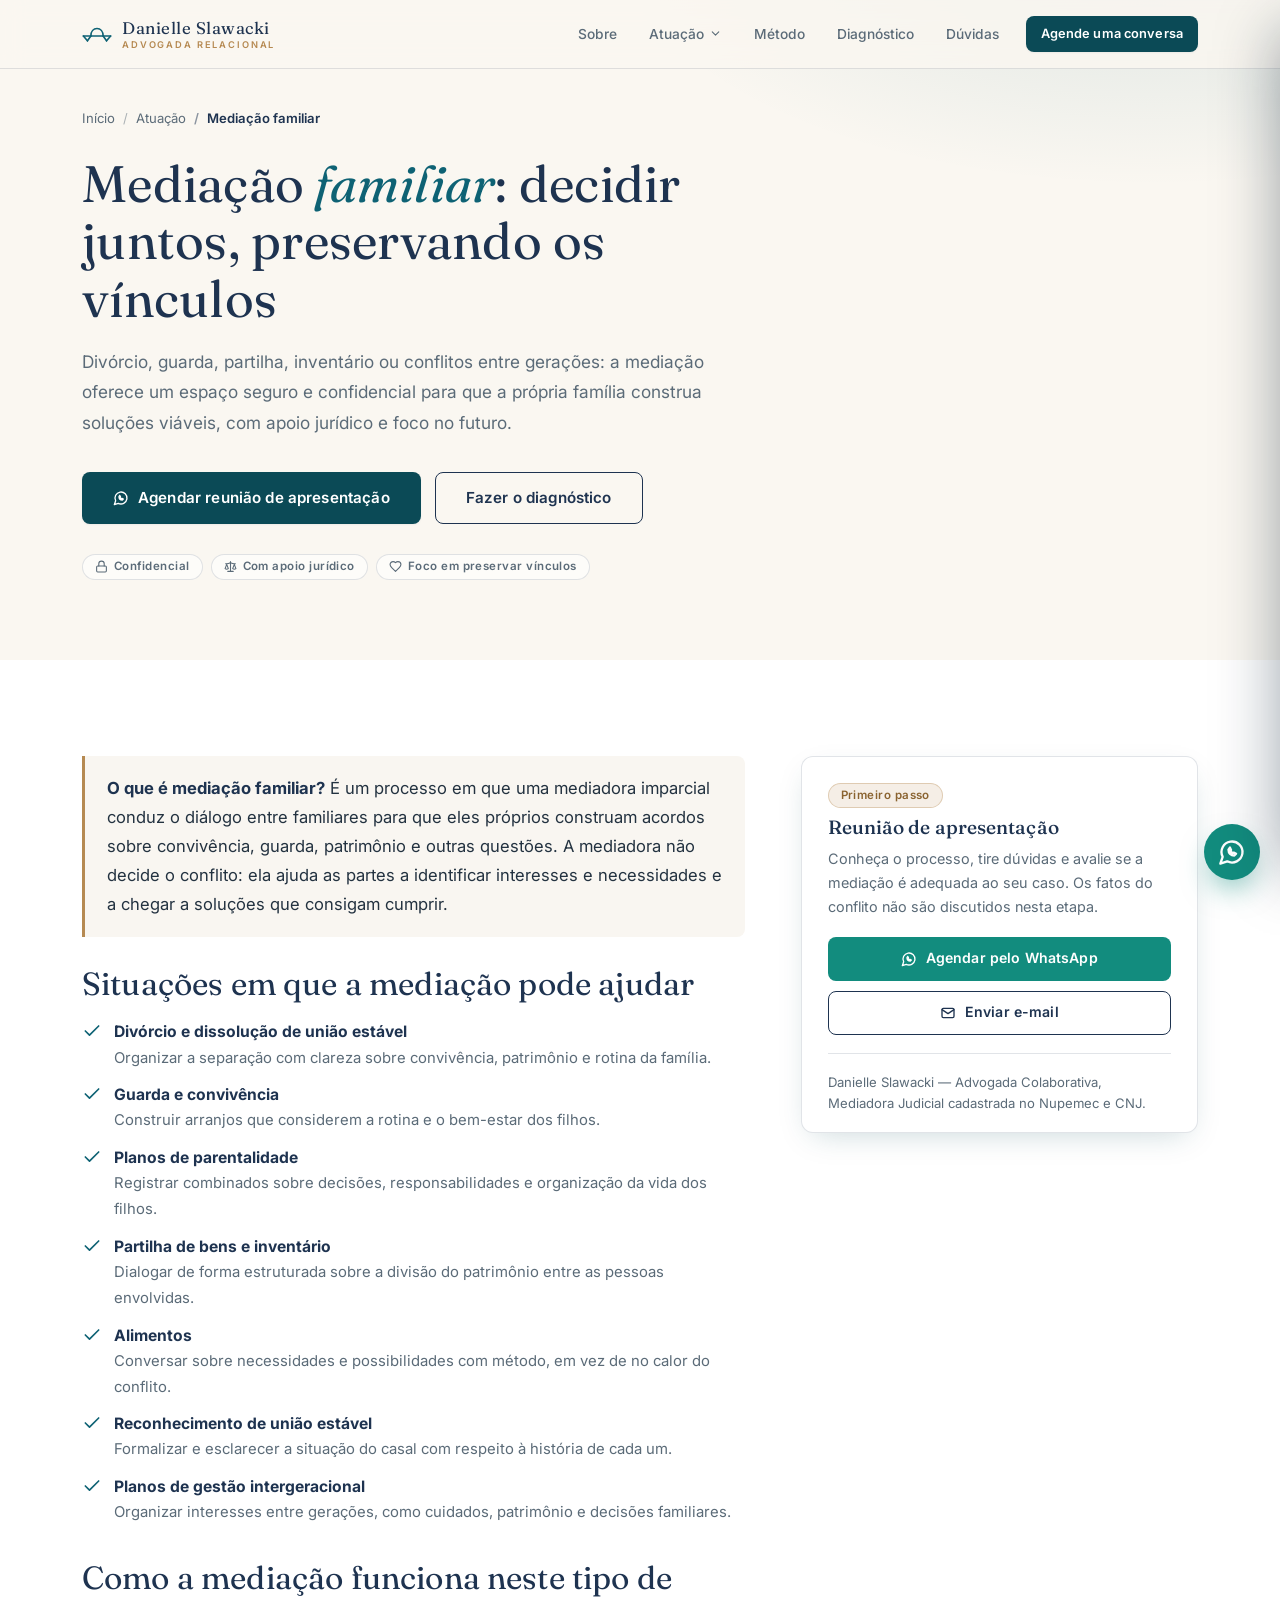
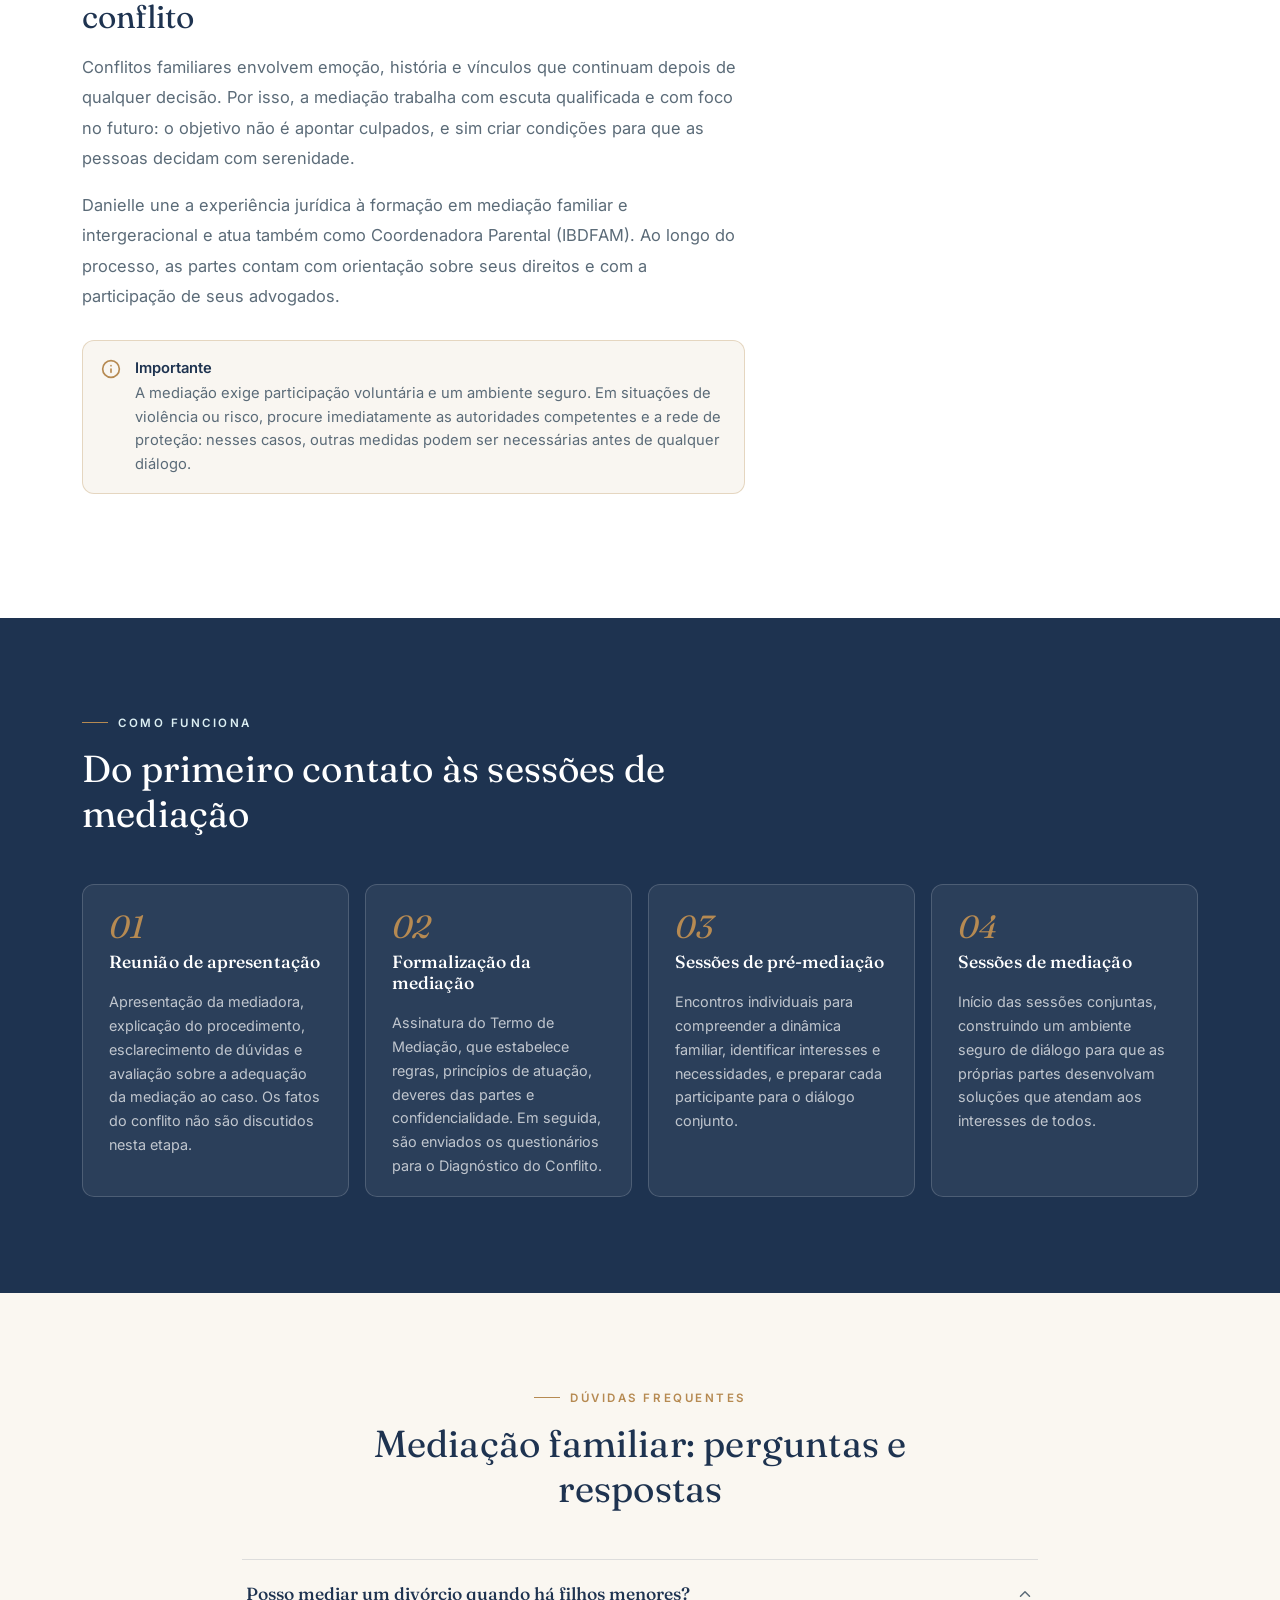
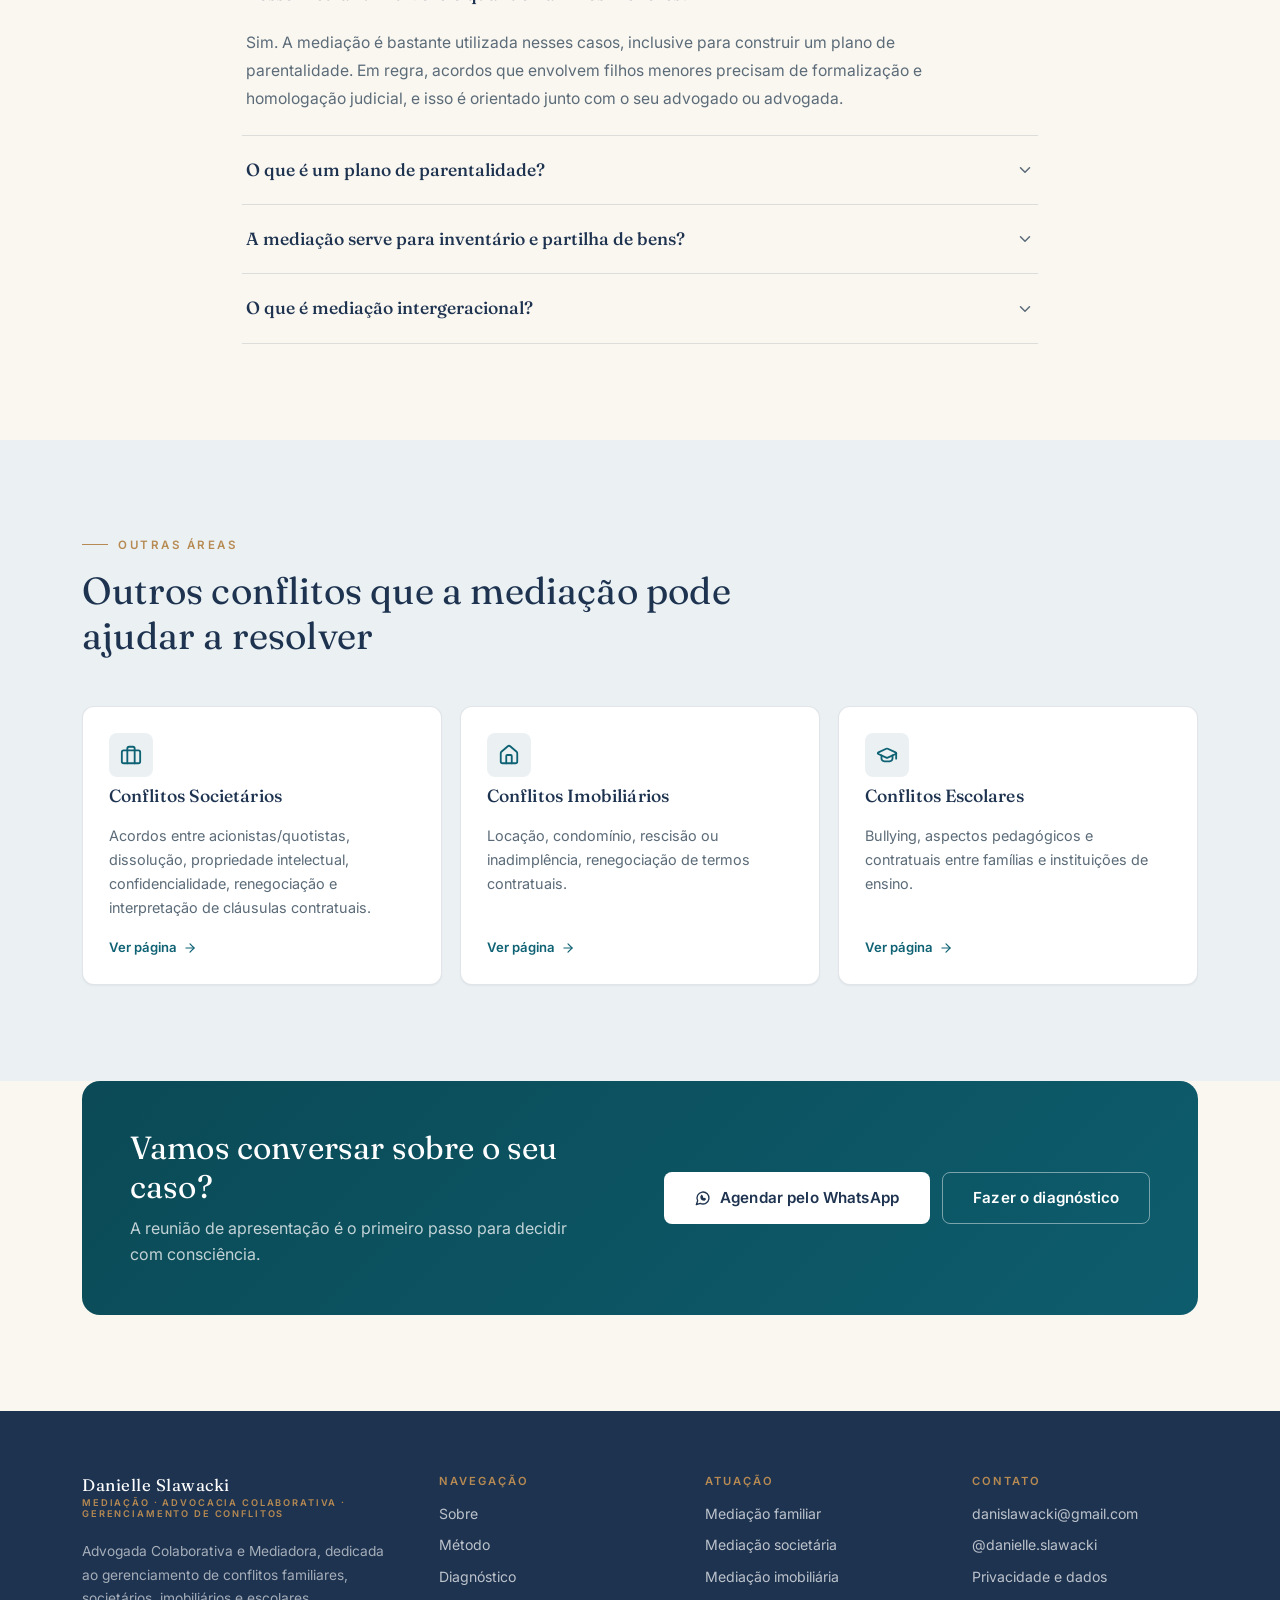
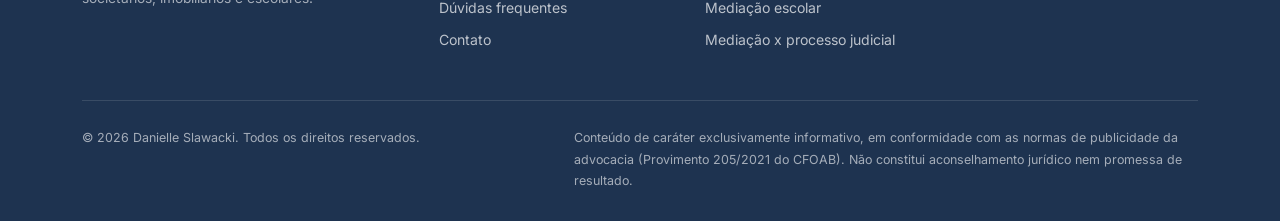
<file: mediacao-familiar.html>
<!DOCTYPE html>
<html lang="pt-BR" class="no-js">
<head>
<meta charset="UTF-8">
<meta name="viewport" content="width=device-width, initial-scale=1.0">
<title>Mediação Familiar: divórcio, guarda e inventário | Danielle Slawacki</title>
<meta name="description" content="Mediação familiar para divórcio, guarda, partilha, inventário e alimentos, com advogada colaborativa e mediadora. Agende a reunião de apresentação.">
<link rel="canonical" href="https://slawacki.com.br/mediacao-familiar.html">
<link rel="alternate" hreflang="pt-BR" href="https://slawacki.com.br/mediacao-familiar.html">
<meta name="robots" content="index, follow, max-image-preview:large, max-snippet:-1">
<meta name="theme-color" content="#0B4A56">
<meta name="author" content="Danielle Slawacki">
<meta property="og:type" content="website">
<meta property="og:locale" content="pt_BR">
<meta property="og:site_name" content="Danielle Slawacki — Advogada Relacional">
<meta property="og:title" content="Mediação Familiar: divórcio, guarda e inventário | Danielle Slawacki">
<meta property="og:description" content="Mediação familiar para divórcio, guarda, partilha, inventário e alimentos, com advogada colaborativa e mediadora. Agende a reunião de apresentação.">
<meta property="og:url" content="https://slawacki.com.br/mediacao-familiar.html">
<meta property="og:image" content="https://slawacki.com.br/og-image.jpg">
<meta property="og:image:width" content="1200">
<meta property="og:image:height" content="630">
<meta property="og:image:alt" content="Danielle Slawacki — Mediação e Advocacia Colaborativa">
<meta name="twitter:card" content="summary_large_image">
<meta name="twitter:title" content="Mediação Familiar: divórcio, guarda e inventário | Danielle Slawacki">
<meta name="twitter:description" content="Mediação familiar para divórcio, guarda, partilha, inventário e alimentos, com advogada colaborativa e mediadora. Agende a reunião de apresentação.">
<meta name="twitter:image" content="https://slawacki.com.br/og-image.jpg">
<link rel="icon" href="favicon.svg" type="image/svg+xml">
<link rel="apple-touch-icon" href="og-image.jpg">
<link rel="preconnect" href="https://fonts.googleapis.com">
<link rel="preconnect" href="https://fonts.gstatic.com" crossorigin>
<link href="https://fonts.googleapis.com/css2?family=Fraunces:ital,opsz,wght@0,9..144,300;0,9..144,400;0,9..144,500;0,9..144,600;1,9..144,400;1,9..144,500&family=Inter:wght@300;400;500;600;700&display=swap" rel="stylesheet">
<link rel="stylesheet" href="ui.css?v=3">
<script type="application/ld+json">{"@context":"https://schema.org","@type":"Service","name":"Mediação familiar","serviceType":"Mediação familiar","description":"Mediação familiar para divórcio, guarda, partilha, inventário e alimentos, com advogada colaborativa e mediadora. Agende a reunião de apresentação.","url":"https://slawacki.com.br/mediacao-familiar.html","provider":{"@id":"https://slawacki.com.br/#attorney"}}</script>
<script type="application/ld+json">{"@context":"https://schema.org","@type":"BreadcrumbList","itemListElement":[{"@type":"ListItem","position":1,"name":"Início","item":"https://slawacki.com.br/"},{"@type":"ListItem","position":2,"name":"Mediação familiar","item":"https://slawacki.com.br/mediacao-familiar.html"}]}</script>
<script type="application/ld+json">{"@context":"https://schema.org","@type":"FAQPage","mainEntity":[{"@type":"Question","name":"Posso mediar um divórcio quando há filhos menores?","acceptedAnswer":{"@type":"Answer","text":"Sim. A mediação é bastante utilizada nesses casos, inclusive para construir um plano de parentalidade. Em regra, acordos que envolvem filhos menores precisam de formalização e homologação judicial, e isso é orientado junto com o seu advogado ou advogada."}},{"@type":"Question","name":"O que é um plano de parentalidade?","acceptedAnswer":{"@type":"Answer","text":"É um documento construído pelos pais com combinados sobre convivência, rotina, decisões importantes e responsabilidades em relação aos filhos. Ele ajuda a prevenir novos conflitos e dá previsibilidade para toda a família."}},{"@type":"Question","name":"A mediação serve para inventário e partilha de bens?","acceptedAnswer":{"@type":"Answer","text":"Pode servir, quando os envolvidos têm disposição para dialogar. A mediação ajuda a organizar a conversa e a construir entendimentos; a formalização do acordo segue as exigências legais de cada situação."}},{"@type":"Question","name":"O que é mediação intergeracional?","acceptedAnswer":{"@type":"Answer","text":"É a mediação aplicada a conflitos entre gerações de uma mesma família, como cuidados com pais idosos, organização do patrimônio e decisões familiares. Danielle tem formação específica como Mediadora Intergeracional pelo Espaço Longeviver."}}]}</script>
</head>
<body>
<a class="skip-link" href="#conteudo">Ir para o conteúdo</a>
<div class="scroll-progress" aria-hidden="true"></div>
<header class="site-header">
  <div class="container nav-wrap">
    <a href="index.html" class="brand" aria-label="Danielle Slawacki — página inicial"><svg viewBox="0 0 44 24" fill="none" aria-hidden="true"><path d="M13 15C13 8 17 4 22 4C27 4 31 8 31 15" stroke="#0E6274" stroke-width="2.4" stroke-linecap="round"/><path d="M2 15H42" stroke="#0E6274" stroke-width="2.4" stroke-linecap="round"/><path d="M2 15L8 22" stroke="#0E6274" stroke-width="2.4" stroke-linecap="round"/><path d="M13 15L8 22" stroke="#0E6274" stroke-width="2.4" stroke-linecap="round"/><path d="M31 15L36 22" stroke="#0E6274" stroke-width="2.4" stroke-linecap="round"/><path d="M42 15L36 22" stroke="#0E6274" stroke-width="2.4" stroke-linecap="round"/></svg><span class="brand-text">Danielle Slawacki<span>ADVOGADA RELACIONAL</span></span></a>
    <nav class="nav-links" aria-label="Principal">
      <a href="index.html#sobre">Sobre</a>
      <div class="nav-dd">
        <button type="button" aria-haspopup="true">Atuação <svg viewBox="0 0 24 24" fill="none" stroke="currentColor" stroke-width="2" stroke-linecap="round" stroke-linejoin="round" aria-hidden="true"><path d="m6 9 6 6 6-6"/></svg></button>
        <div class="dd-menu"><a class="dd-item" href="mediacao-familiar.html"><b>Conflitos Familiares</b><span>Divórcio…</span></a><a class="dd-item" href="mediacao-societaria.html"><b>Conflitos Societários</b><span>Acordos entre acionistas/quotistas…</span></a><a class="dd-item" href="mediacao-imobiliaria.html"><b>Conflitos Imobiliários</b><span>Locação…</span></a><a class="dd-item" href="mediacao-escolar.html"><b>Conflitos Escolares</b><span>Bullying…</span></a><a class="dd-item" href="mediacao-ou-processo-judicial.html"><b>Mediação ou processo judicial?</b><span>Guia comparativo para decidir o caminho</span></a></div>
      </div>
      <a href="index.html#metodo">Método</a>
      <a href="index.html#diagnostico">Diagnóstico</a>
      <a href="index.html#duvidas">Dúvidas</a>
      <span class="nav-cta-wrap"><a class="btn btn-default btn-sm" href="index.html#contato">Agende uma conversa</a></span>
    </nav>
    <button class="btn btn-ghost btn-icon menu-btn" type="button" data-sheet-open aria-label="Abrir menu"><svg viewBox="0 0 24 24" fill="none" stroke="currentColor" stroke-width="2" stroke-linecap="round" stroke-linejoin="round" aria-hidden="true"><path d="M4 12h16"/><path d="M4 6h16"/><path d="M4 18h16"/></svg></button>
  </div>
</header>
<div class="sheet-overlay"></div>
<aside class="sheet" id="sheet" aria-hidden="true" aria-label="Menu">
  <div class="sheet-head"><a href="index.html" class="brand"><svg viewBox="0 0 44 24" fill="none" aria-hidden="true"><path d="M13 15C13 8 17 4 22 4C27 4 31 8 31 15" stroke="#0E6274" stroke-width="2.4" stroke-linecap="round"/><path d="M2 15H42" stroke="#0E6274" stroke-width="2.4" stroke-linecap="round"/><path d="M2 15L8 22" stroke="#0E6274" stroke-width="2.4" stroke-linecap="round"/><path d="M13 15L8 22" stroke="#0E6274" stroke-width="2.4" stroke-linecap="round"/><path d="M31 15L36 22" stroke="#0E6274" stroke-width="2.4" stroke-linecap="round"/><path d="M42 15L36 22" stroke="#0E6274" stroke-width="2.4" stroke-linecap="round"/></svg><span class="brand-text">Danielle Slawacki<span>ADVOGADA RELACIONAL</span></span></a>
  <button class="btn btn-ghost btn-icon" type="button" data-sheet-close aria-label="Fechar menu"><svg viewBox="0 0 24 24" fill="none" stroke="currentColor" stroke-width="2" stroke-linecap="round" stroke-linejoin="round" aria-hidden="true"><path d="M18 6 6 18"/><path d="m6 6 12 12"/></svg></button></div>
  <a class="sheet-link" href="index.html#sobre">Sobre</a>
  <p class="sheet-label">Áreas de atuação</p>
  <a class="sheet-sub" href="mediacao-familiar.html">Conflitos Familiares</a><a class="sheet-sub" href="mediacao-societaria.html">Conflitos Societários</a><a class="sheet-sub" href="mediacao-imobiliaria.html">Conflitos Imobiliários</a><a class="sheet-sub" href="mediacao-escolar.html">Conflitos Escolares</a>
  <a class="sheet-sub" href="mediacao-ou-processo-judicial.html">Mediação ou processo judicial?</a>
  <p class="sheet-label">Mais</p>
  <a class="sheet-link" href="index.html#metodo">Método</a>
  <a class="sheet-link" href="index.html#diagnostico">Diagnóstico</a>
  <a class="sheet-link" href="index.html#duvidas">Dúvidas frequentes</a>
  <a class="btn btn-default btn-block" style="margin-top:18px" href="index.html#contato">Agende uma conversa</a>
</aside>

<main id="conteudo">
<section class="lp-hero">
  <div class="container">
    <nav class="breadcrumb" aria-label="Você está em"><ol><li><a href="index.html">Início</a></li><li><a href="index.html#atuacao">Atuação</a></li><li aria-current="page">Mediação familiar</li></ol></nav>
    <h1>Mediação <em>familiar</em>: decidir juntos, preservando os vínculos</h1>
    <p class="lede">Divórcio, guarda, partilha, inventário ou conflitos entre gerações: a mediação oferece um espaço seguro e confidencial para que a própria família construa soluções viáveis, com apoio jurídico e foco no futuro.</p>
    <div class="hero-ctas">
      <a class="btn btn-default btn-lg" href="#" data-wa="Olá, Danielle! Vim pela página de mediação familiar e gostaria de agendar uma reunião de apresentação."><svg viewBox="0 0 24 24" fill="none" stroke="currentColor" stroke-width="2" stroke-linecap="round" stroke-linejoin="round" aria-hidden="true"><path d="M7.9 20A9 9 0 1 0 4 16.1L2 22Z"/><path d="M9 10c0 3 2 5 5 5l1.5-1.5-2-1-1 .5c-.8-.4-1.4-1-1.8-1.8l.5-1-1-2z"/></svg> Agendar reunião de apresentação</a>
      <a class="btn btn-outline btn-lg" href="index.html?tipo=familiar#diagnostico">Fazer o diagnóstico</a>
    </div>
    <div class="trust-row"><span class="badge badge-outline"><svg viewBox="0 0 24 24" fill="none" stroke="currentColor" stroke-width="2" stroke-linecap="round" stroke-linejoin="round" aria-hidden="true"><rect x="3" y="11" width="18" height="11" rx="2"/><path d="M7 11V7a5 5 0 0 1 10 0v4"/></svg> Confidencial</span><span class="badge badge-outline"><svg viewBox="0 0 24 24" fill="none" stroke="currentColor" stroke-width="2" stroke-linecap="round" stroke-linejoin="round" aria-hidden="true"><path d="m16 16 3-8 3 8c-.87.65-1.92 1-3 1s-2.13-.35-3-1Z"/><path d="m2 16 3-8 3 8c-.87.65-1.92 1-3 1s-2.13-.35-3-1Z"/><path d="M7 21h10"/><path d="M12 3v18"/><path d="M3 7h2c2 0 5-1 7-2 2 1 5 2 7 2h2"/></svg> Com apoio jurídico</span><span class="badge badge-outline"><svg viewBox="0 0 24 24" fill="none" stroke="currentColor" stroke-width="2" stroke-linecap="round" stroke-linejoin="round" aria-hidden="true"><path d="M19 14c1.49-1.46 3-3.21 3-5.5A5.5 5.5 0 0 0 16.5 3c-1.76 0-3 .5-4.5 2-1.5-1.5-2.74-2-4.5-2A5.5 5.5 0 0 0 2 8.5c0 2.3 1.5 4.05 3 5.5l7 7Z"/></svg> Foco em preservar vínculos</span></div>
  </div>
</section>

<section class="bg-white">
  <div class="container lp-grid">
    <div class="prose">
      <div class="answer-box reveal"><strong>O que é mediação familiar?</strong> É um processo em que uma mediadora imparcial conduz o diálogo entre familiares para que eles próprios construam acordos sobre convivência, guarda, patrimônio e outras questões. A mediadora não decide o conflito: ela ajuda as partes a identificar interesses e necessidades e a chegar a soluções que consigam cumprir.</div>
      <div class="reveal"><h2>Situações em que a mediação pode ajudar</h2>
      <ul class="check-list" style="margin-bottom:34px"><li><svg viewBox="0 0 24 24" fill="none" stroke="currentColor" stroke-width="2" stroke-linecap="round" stroke-linejoin="round" aria-hidden="true"><path d="M20 6 9 17l-5-5"/></svg><div><strong style="color:var(--navy)">Divórcio e dissolução de união estável</strong><br><span style="color:var(--muted-foreground);font-size:.93rem">Organizar a separação com clareza sobre convivência, patrimônio e rotina da família.</span></div></li><li><svg viewBox="0 0 24 24" fill="none" stroke="currentColor" stroke-width="2" stroke-linecap="round" stroke-linejoin="round" aria-hidden="true"><path d="M20 6 9 17l-5-5"/></svg><div><strong style="color:var(--navy)">Guarda e convivência</strong><br><span style="color:var(--muted-foreground);font-size:.93rem">Construir arranjos que considerem a rotina e o bem-estar dos filhos.</span></div></li><li><svg viewBox="0 0 24 24" fill="none" stroke="currentColor" stroke-width="2" stroke-linecap="round" stroke-linejoin="round" aria-hidden="true"><path d="M20 6 9 17l-5-5"/></svg><div><strong style="color:var(--navy)">Planos de parentalidade</strong><br><span style="color:var(--muted-foreground);font-size:.93rem">Registrar combinados sobre decisões, responsabilidades e organização da vida dos filhos.</span></div></li><li><svg viewBox="0 0 24 24" fill="none" stroke="currentColor" stroke-width="2" stroke-linecap="round" stroke-linejoin="round" aria-hidden="true"><path d="M20 6 9 17l-5-5"/></svg><div><strong style="color:var(--navy)">Partilha de bens e inventário</strong><br><span style="color:var(--muted-foreground);font-size:.93rem">Dialogar de forma estruturada sobre a divisão do patrimônio entre as pessoas envolvidas.</span></div></li><li><svg viewBox="0 0 24 24" fill="none" stroke="currentColor" stroke-width="2" stroke-linecap="round" stroke-linejoin="round" aria-hidden="true"><path d="M20 6 9 17l-5-5"/></svg><div><strong style="color:var(--navy)">Alimentos</strong><br><span style="color:var(--muted-foreground);font-size:.93rem">Conversar sobre necessidades e possibilidades com método, em vez de no calor do conflito.</span></div></li><li><svg viewBox="0 0 24 24" fill="none" stroke="currentColor" stroke-width="2" stroke-linecap="round" stroke-linejoin="round" aria-hidden="true"><path d="M20 6 9 17l-5-5"/></svg><div><strong style="color:var(--navy)">Reconhecimento de união estável</strong><br><span style="color:var(--muted-foreground);font-size:.93rem">Formalizar e esclarecer a situação do casal com respeito à história de cada um.</span></div></li><li><svg viewBox="0 0 24 24" fill="none" stroke="currentColor" stroke-width="2" stroke-linecap="round" stroke-linejoin="round" aria-hidden="true"><path d="M20 6 9 17l-5-5"/></svg><div><strong style="color:var(--navy)">Planos de gestão intergeracional</strong><br><span style="color:var(--muted-foreground);font-size:.93rem">Organizar interesses entre gerações, como cuidados, patrimônio e decisões familiares.</span></div></li></ul></div>
      <div class="reveal"><h2>Como a mediação funciona neste tipo de conflito</h2><p>Conflitos familiares envolvem emoção, história e vínculos que continuam depois de qualquer decisão. Por isso, a mediação trabalha com escuta qualificada e com foco no futuro: o objetivo não é apontar culpados, e sim criar condições para que as pessoas decidam com serenidade.</p><p>Danielle une a experiência jurídica à formação em mediação familiar e intergeracional e atua também como Coordenadora Parental (IBDFAM). Ao longo do processo, as partes contam com orientação sobre seus direitos e com a participação de seus advogados.</p></div>
      <div class="alert alert-gold reveal" style="margin:28px 0"><svg viewBox="0 0 24 24" fill="none" stroke="currentColor" stroke-width="2" stroke-linecap="round" stroke-linejoin="round" aria-hidden="true"><circle cx="12" cy="12" r="10"/><path d="M12 16v-4"/><path d="M12 8h.01"/></svg><div><strong>Importante</strong>A mediação exige participação voluntária e um ambiente seguro. Em situações de violência ou risco, procure imediatamente as autoridades competentes e a rede de proteção: nesses casos, outras medidas podem ser necessárias antes de qualquer diálogo.</div></div>
    </div>
    <aside class="lp-aside reveal">
      <div class="card" style="box-shadow:var(--shadow-md)">
        <div class="card-header"><span class="badge badge-gold" style="align-self:flex-start">Primeiro passo</span><h2 class="card-title">Reunião de apresentação</h2>
        <p class="card-description">Conheça o processo, tire dúvidas e avalie se a mediação é adequada ao seu caso. Os fatos do conflito não são discutidos nesta etapa.</p></div>
        <div class="card-content" style="display:flex;flex-direction:column;gap:10px">
          <a class="btn btn-whatsapp btn-block" href="#" data-wa="Olá, Danielle! Vim pela página de mediação familiar e gostaria de agendar uma reunião de apresentação."><svg viewBox="0 0 24 24" fill="none" stroke="currentColor" stroke-width="2" stroke-linecap="round" stroke-linejoin="round" aria-hidden="true"><path d="M7.9 20A9 9 0 1 0 4 16.1L2 22Z"/><path d="M9 10c0 3 2 5 5 5l1.5-1.5-2-1-1 .5c-.8-.4-1.4-1-1.8-1.8l.5-1-1-2z"/></svg> Agendar pelo WhatsApp</a>
          <a class="btn btn-outline btn-block" href="mailto:danislawacki@gmail.com?subject=Reuni%C3%A3o%20de%20apresenta%C3%A7%C3%A3o%20-%20Mediação familiar"><svg viewBox="0 0 24 24" fill="none" stroke="currentColor" stroke-width="2" stroke-linecap="round" stroke-linejoin="round" aria-hidden="true"><rect x="3" y="5" width="18" height="14" rx="2"/><path d="m3 7 9 6 9-6"/></svg> Enviar e-mail</a>
          <hr class="separator" style="margin:8px 0">
          <p style="font-size:.82rem;color:var(--muted-foreground)">Danielle Slawacki — Advogada Colaborativa, Mediadora Judicial cadastrada no Nupemec e CNJ.</p>
        </div>
      </div>
    </aside>
  </div>
</section>

<section class="bg-navy on-dark">
  <div class="container">
    <div class="section-head reveal"><div class="eyebrow">Como funciona</div><h2>Do primeiro contato às sessões de mediação</h2></div>
    <div class="steps reveal"><article class="card card-dark"><div class="card-header"><span class="step-num">01</span><h3 class="card-title card-title-sm">Reunião de apresentação</h3></div><div class="card-content"><p class="card-description">Apresentação da mediadora, explicação do procedimento, esclarecimento de dúvidas e avaliação sobre a adequação da mediação ao caso. Os fatos do conflito não são discutidos nesta etapa.</p></div></article><article class="card card-dark"><div class="card-header"><span class="step-num">02</span><h3 class="card-title card-title-sm">Formalização da mediação</h3></div><div class="card-content"><p class="card-description">Assinatura do Termo de Mediação, que estabelece regras, princípios de atuação, deveres das partes e confidencialidade. Em seguida, são enviados os questionários para o Diagnóstico do Conflito.</p></div></article><article class="card card-dark"><div class="card-header"><span class="step-num">03</span><h3 class="card-title card-title-sm">Sessões de pré-mediação</h3></div><div class="card-content"><p class="card-description">Encontros individuais para compreender a dinâmica familiar, identificar interesses e necessidades, e preparar cada participante para o diálogo conjunto.</p></div></article><article class="card card-dark"><div class="card-header"><span class="step-num">04</span><h3 class="card-title card-title-sm">Sessões de mediação</h3></div><div class="card-content"><p class="card-description">Início das sessões conjuntas, construindo um ambiente seguro de diálogo para que as próprias partes desenvolvam soluções que atendam aos interesses de todos.</p></div></article></div>
  </div>
</section>

<section>
  <div class="container" style="max-width:860px">
    <div class="section-head center reveal"><div class="eyebrow">Dúvidas frequentes</div><h2>Mediação familiar: perguntas e respostas</h2></div>
    <div class="reveal"><div class="accordion">
<details class="acc-item" name="faq-familiar" open><summary>Posso mediar um divórcio quando há filhos menores?<svg viewBox="0 0 24 24" fill="none" stroke="currentColor" stroke-width="2" stroke-linecap="round" stroke-linejoin="round" aria-hidden="true"><path d="m6 9 6 6 6-6"/></svg></summary><div class="acc-content">Sim. A mediação é bastante utilizada nesses casos, inclusive para construir um plano de parentalidade. Em regra, acordos que envolvem filhos menores precisam de formalização e homologação judicial, e isso é orientado junto com o seu advogado ou advogada.</div></details>
<details class="acc-item" name="faq-familiar"><summary>O que é um plano de parentalidade?<svg viewBox="0 0 24 24" fill="none" stroke="currentColor" stroke-width="2" stroke-linecap="round" stroke-linejoin="round" aria-hidden="true"><path d="m6 9 6 6 6-6"/></svg></summary><div class="acc-content">É um documento construído pelos pais com combinados sobre convivência, rotina, decisões importantes e responsabilidades em relação aos filhos. Ele ajuda a prevenir novos conflitos e dá previsibilidade para toda a família.</div></details>
<details class="acc-item" name="faq-familiar"><summary>A mediação serve para inventário e partilha de bens?<svg viewBox="0 0 24 24" fill="none" stroke="currentColor" stroke-width="2" stroke-linecap="round" stroke-linejoin="round" aria-hidden="true"><path d="m6 9 6 6 6-6"/></svg></summary><div class="acc-content">Pode servir, quando os envolvidos têm disposição para dialogar. A mediação ajuda a organizar a conversa e a construir entendimentos; a formalização do acordo segue as exigências legais de cada situação.</div></details>
<details class="acc-item" name="faq-familiar"><summary>O que é mediação intergeracional?<svg viewBox="0 0 24 24" fill="none" stroke="currentColor" stroke-width="2" stroke-linecap="round" stroke-linejoin="round" aria-hidden="true"><path d="m6 9 6 6 6-6"/></svg></summary><div class="acc-content">É a mediação aplicada a conflitos entre gerações de uma mesma família, como cuidados com pais idosos, organização do patrimônio e decisões familiares. Danielle tem formação específica como Mediadora Intergeracional pelo Espaço Longeviver.</div></details>
</div></div>
  </div>
</section>

<section class="bg-secondary">
  <div class="container">
    <div class="section-head reveal"><div class="eyebrow">Outras áreas</div><h2>Outros conflitos que a mediação pode ajudar a resolver</h2></div>
    <div class="grid-3 reveal"><article class="card card-hover"><div class="card-header"><div class="icon-box"><svg viewBox="0 0 24 24" fill="none" stroke="currentColor" stroke-width="2" stroke-linecap="round" stroke-linejoin="round" aria-hidden="true"><rect x="2" y="7" width="20" height="14" rx="2"/><path d="M16 21V5a2 2 0 0 0-2-2h-4a2 2 0 0 0-2 2v16"/></svg></div><h3 class="card-title card-title-sm">Conflitos Societários</h3></div>
<div class="card-content"><p class="card-description">Acordos entre acionistas/quotistas, dissolução, propriedade intelectual, confidencialidade, renegociação e interpretação de cláusulas contratuais.</p></div><div class="card-footer"><a class="link-arrow" href="mediacao-societaria.html">Ver página <svg viewBox="0 0 24 24" fill="none" stroke="currentColor" stroke-width="2" stroke-linecap="round" stroke-linejoin="round" aria-hidden="true"><path d="M5 12h14"/><path d="m12 5 7 7-7 7"/></svg></a></div></article><article class="card card-hover"><div class="card-header"><div class="icon-box"><svg viewBox="0 0 24 24" fill="none" stroke="currentColor" stroke-width="2" stroke-linecap="round" stroke-linejoin="round" aria-hidden="true"><path d="M15 21v-8a1 1 0 0 0-1-1h-4a1 1 0 0 0-1 1v8"/><path d="M3 10a2 2 0 0 1 .709-1.528l7-5.999a2 2 0 0 1 2.582 0l7 5.999A2 2 0 0 1 21 10v9a2 2 0 0 1-2 2H5a2 2 0 0 1-2-2z"/></svg></div><h3 class="card-title card-title-sm">Conflitos Imobiliários</h3></div>
<div class="card-content"><p class="card-description">Locação, condomínio, rescisão ou inadimplência, renegociação de termos contratuais.</p></div><div class="card-footer"><a class="link-arrow" href="mediacao-imobiliaria.html">Ver página <svg viewBox="0 0 24 24" fill="none" stroke="currentColor" stroke-width="2" stroke-linecap="round" stroke-linejoin="round" aria-hidden="true"><path d="M5 12h14"/><path d="m12 5 7 7-7 7"/></svg></a></div></article><article class="card card-hover"><div class="card-header"><div class="icon-box"><svg viewBox="0 0 24 24" fill="none" stroke="currentColor" stroke-width="2" stroke-linecap="round" stroke-linejoin="round" aria-hidden="true"><path d="M21.42 10.922a1 1 0 0 0-.019-1.838L12.83 5.18a2 2 0 0 0-1.66 0L2.6 9.08a1 1 0 0 0 0 1.832l8.57 3.908a2 2 0 0 0 1.66 0z"/><path d="M22 10v6"/><path d="M6 12.5V16a6 3 0 0 0 12 0v-3.5"/></svg></div><h3 class="card-title card-title-sm">Conflitos Escolares</h3></div>
<div class="card-content"><p class="card-description">Bullying, aspectos pedagógicos e contratuais entre famílias e instituições de ensino.</p></div><div class="card-footer"><a class="link-arrow" href="mediacao-escolar.html">Ver página <svg viewBox="0 0 24 24" fill="none" stroke="currentColor" stroke-width="2" stroke-linecap="round" stroke-linejoin="round" aria-hidden="true"><path d="M5 12h14"/><path d="m12 5 7 7-7 7"/></svg></a></div></article></div>
  </div>
</section>

<section style="padding-top:0"><div class="container reveal"><div class="cta-band">
  <div><h2>Vamos conversar sobre o seu caso?</h2><p>A reunião de apresentação é o primeiro passo para decidir com consciência.</p></div>
  <div class="cta-actions"><a class="btn btn-light btn-lg" href="#" data-wa="Olá, Danielle! Vim pela página de mediação familiar e gostaria de agendar uma reunião de apresentação."><svg viewBox="0 0 24 24" fill="none" stroke="currentColor" stroke-width="2" stroke-linecap="round" stroke-linejoin="round" aria-hidden="true"><path d="M7.9 20A9 9 0 1 0 4 16.1L2 22Z"/><path d="M9 10c0 3 2 5 5 5l1.5-1.5-2-1-1 .5c-.8-.4-1.4-1-1.8-1.8l.5-1-1-2z"/></svg> Agendar pelo WhatsApp</a>
  <a class="btn btn-outline-light btn-lg" href="index.html?tipo=familiar#diagnostico">Fazer o diagnóstico</a></div></div></div></section>
</main>
<footer class="site-footer">
  <div class="container">
    <div class="footer-top">
      <div>
        <span class="brand-text" style="display:inline-block">Danielle Slawacki<span>MEDIAÇÃO · ADVOCACIA COLABORATIVA · GERENCIAMENTO DE CONFLITOS</span></span>
        <p class="footer-about">Advogada Colaborativa e Mediadora, dedicada ao gerenciamento de conflitos familiares, societários, imobiliários e escolares.</p>
      </div>
      <div><h4>Navegação</h4><ul>
        <li><a href="index.html#sobre">Sobre</a></li><li><a href="index.html#metodo">Método</a></li><li><a href="index.html#diagnostico">Diagnóstico</a></li><li><a href="index.html#duvidas">Dúvidas frequentes</a></li><li><a href="index.html#contato">Contato</a></li></ul></div>
      <div><h4>Atuação</h4><ul><li><a href="mediacao-familiar.html">Mediação familiar</a></li><li><a href="mediacao-societaria.html">Mediação societária</a></li><li><a href="mediacao-imobiliaria.html">Mediação imobiliária</a></li><li><a href="mediacao-escolar.html">Mediação escolar</a></li><li><a href="mediacao-ou-processo-judicial.html">Mediação x processo judicial</a></li></ul></div>
      <div><h4>Contato</h4><ul>
        <li><a href="mailto:danislawacki@gmail.com">danislawacki@gmail.com</a></li>
        <li><a href="https://www.instagram.com/danielle.slawacki/" target="_blank" rel="noopener">@danielle.slawacki</a></li>
        <li><button type="button" data-dialog-open="dlg-privacidade">Privacidade e dados</button></li></ul></div>
    </div>
    <div class="footer-bottom">
      <p>© 2026 Danielle Slawacki. Todos os direitos reservados.</p>
      <p>Conteúdo de caráter exclusivamente informativo, em conformidade com as normas de publicidade da advocacia (Provimento 205/2021 do CFOAB). Não constitui aconselhamento jurídico nem promessa de resultado.</p>
    </div>
  </div>
</footer>

<dialog class="dialog" id="dlg-privacidade" aria-labelledby="dlg-privacidade-t">
  <div class="dialog-header"><h2 class="dialog-title" id="dlg-privacidade-t">Privacidade e dados</h2>
  <p class="dialog-description">Como este site trata as suas informações.</p></div>
  <div class="dialog-body">
    <p><strong>Sem formulários, sem cadastro.</strong> O site não pede dados pessoais e não armazena as respostas do diagnóstico em servidor. As respostas ficam apenas no seu navegador, durante o uso.</p>
    <p><strong>Você decide o que enviar.</strong> Somente se clicar em WhatsApp ou e-mail, um resumo do diagnóstico será incluído na mensagem, que você pode revisar e editar antes de enviar.</p>
    <p><strong>Origem do acesso.</strong> Para entender de qual canal você chegou (por exemplo, um link de campanha), o site pode guardar, apenas na sessão do seu navegador, parâmetros como utm_source. Esses dados podem ser mencionados na mensagem de contato.</p>
    <p><strong>Hospedagem.</strong> A plataforma de hospedagem pode registrar logs técnicos de acesso (como endereço IP e data), por segurança e estabilidade.</p>
    <p>Dados enviados por você por WhatsApp ou e-mail são tratados conforme a LGPD e utilizados apenas para o atendimento.</p>
  </div>
  <div class="dialog-footer"><button class="btn btn-default btn-sm" type="button" data-dialog-close>Entendi</button></div>
</dialog>

<div class="toaster" aria-live="polite"></div>
<button class="btn to-top" type="button" aria-label="Voltar ao topo" data-tip="Voltar ao topo"><svg viewBox="0 0 24 24" fill="none" stroke="currentColor" stroke-width="2" stroke-linecap="round" stroke-linejoin="round" aria-hidden="true"><path d="m5 12 7-7 7 7"/><path d="M12 19V5"/></svg></button>
<a class="fab" href="#" data-wa="Olá, Danielle! Gostaria de agendar uma reunião de apresentação." aria-label="Conversar pelo WhatsApp" data-tip="Conversar no WhatsApp"><svg viewBox="0 0 24 24" fill="none" stroke="currentColor" stroke-width="2" stroke-linecap="round" stroke-linejoin="round" aria-hidden="true"><path d="M7.9 20A9 9 0 1 0 4 16.1L2 22Z"/><path d="M9 10c0 3 2 5 5 5l1.5-1.5-2-1-1 .5c-.8-.4-1.4-1-1.8-1.8l.5-1-1-2z"/></svg></a>
<div class="mobile-bar">
  <a class="btn btn-whatsapp" href="#" data-wa="Olá, Danielle! Gostaria de agendar uma reunião de apresentação."><svg viewBox="0 0 24 24" fill="none" stroke="currentColor" stroke-width="2" stroke-linecap="round" stroke-linejoin="round" aria-hidden="true"><path d="M7.9 20A9 9 0 1 0 4 16.1L2 22Z"/><path d="M9 10c0 3 2 5 5 5l1.5-1.5-2-1-1 .5c-.8-.4-1.4-1-1.8-1.8l.5-1-1-2z"/></svg> WhatsApp</a>
  <a class="btn btn-default" href="index.html#diagnostico">Diagnóstico</a>
</div>
<script src="ui.js?v=2" defer></script>
</body>
</html>
</file>
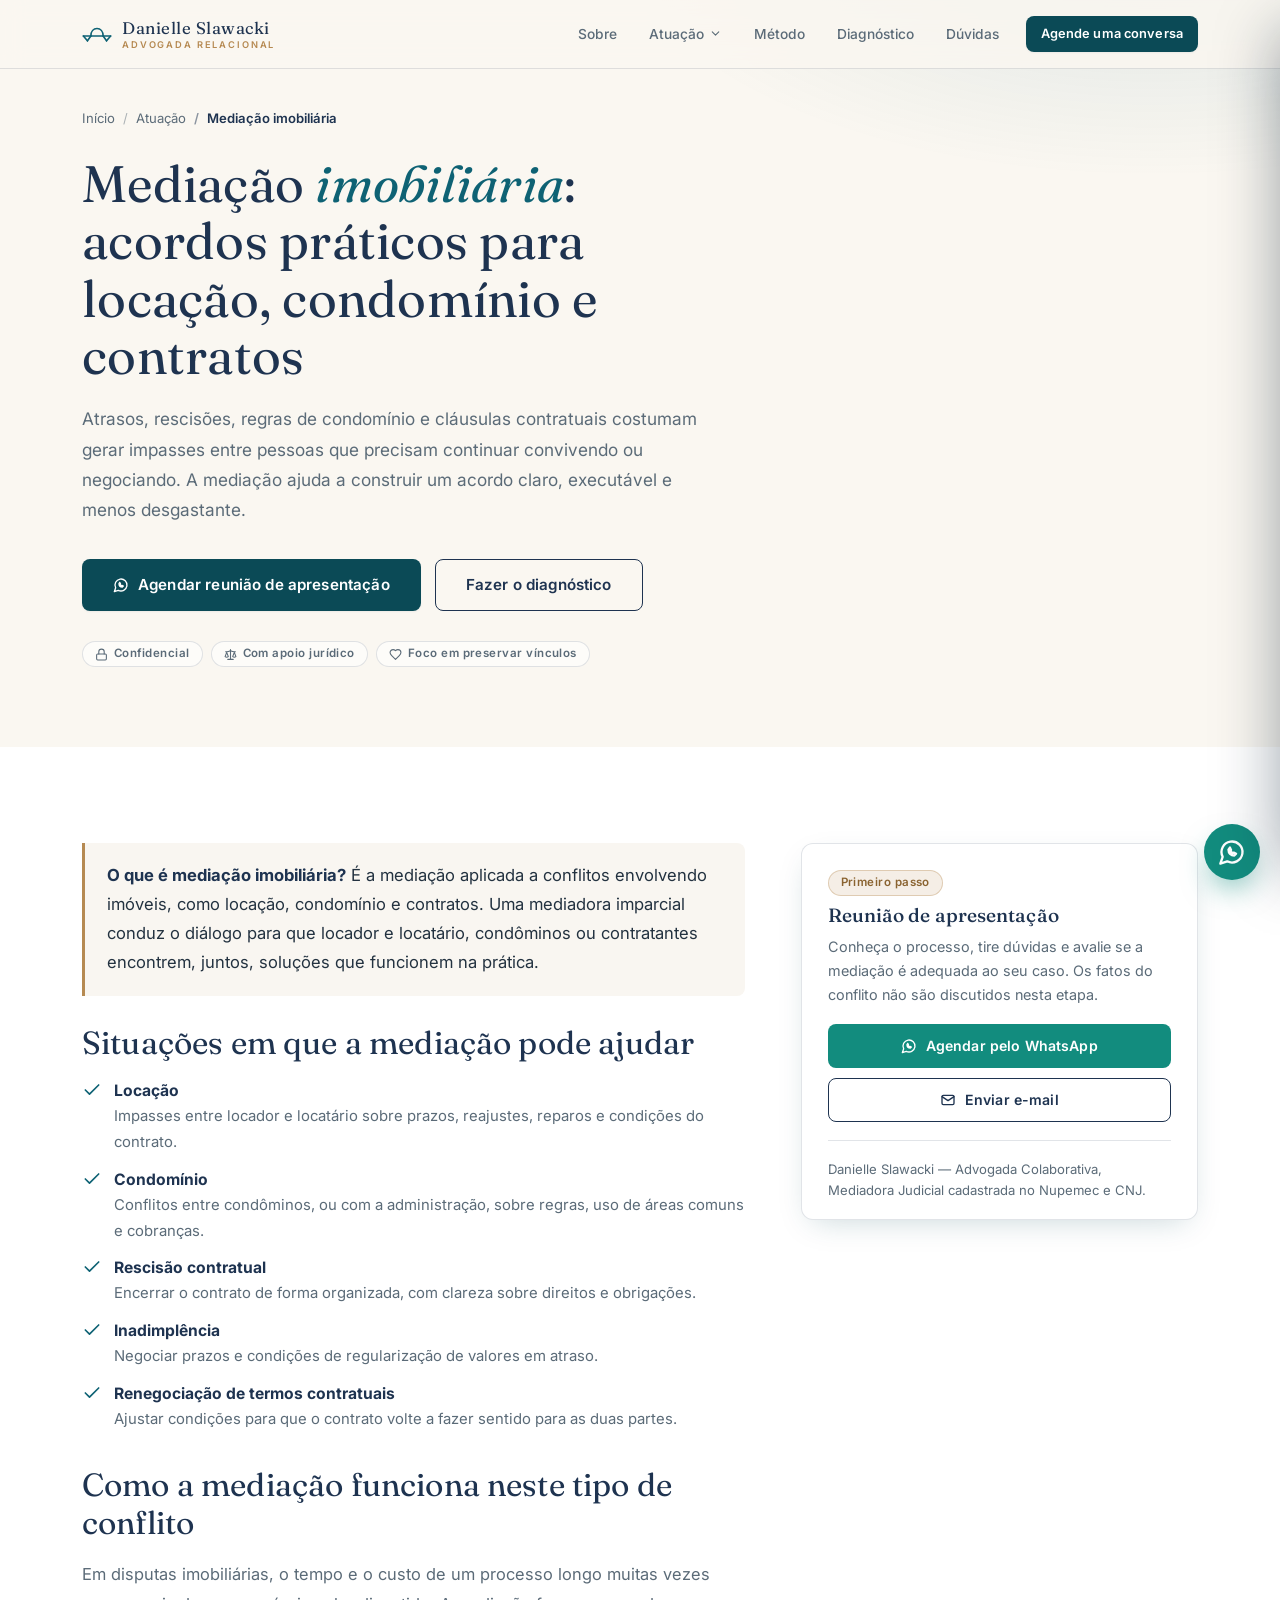
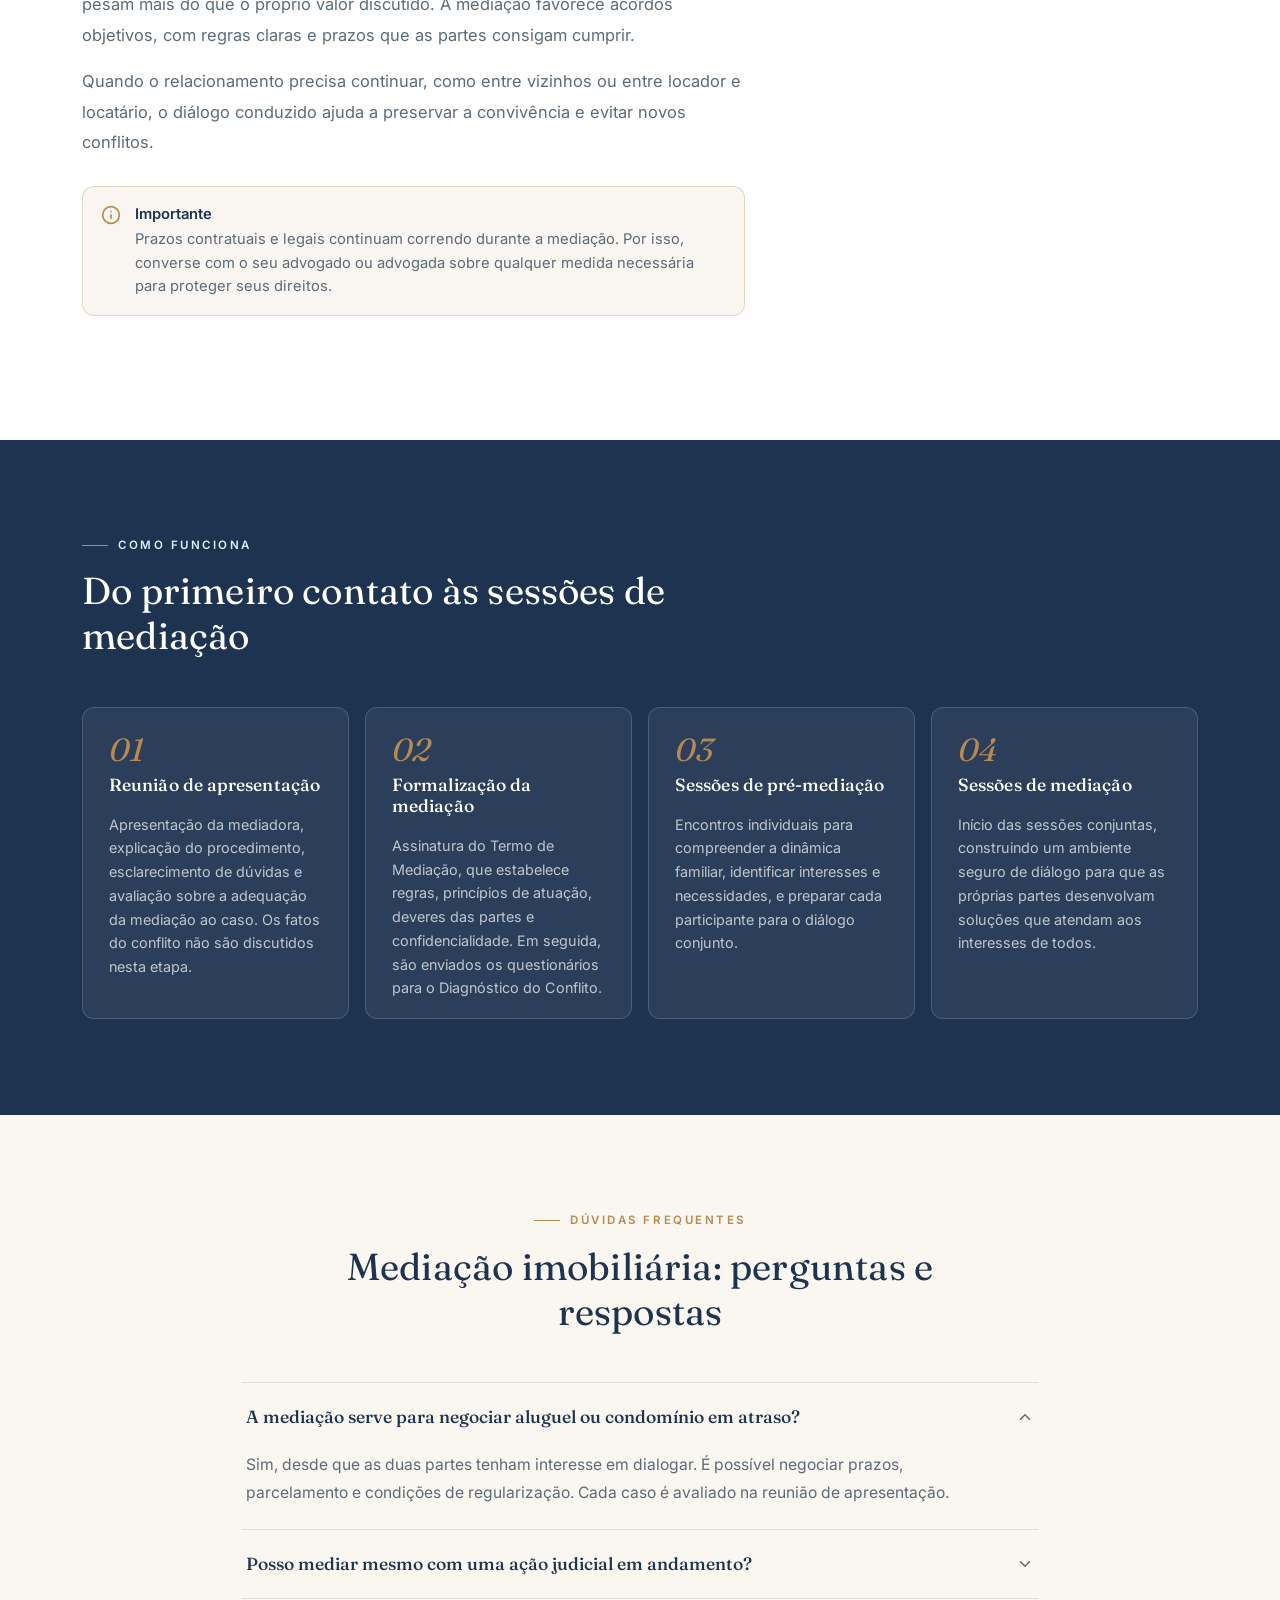
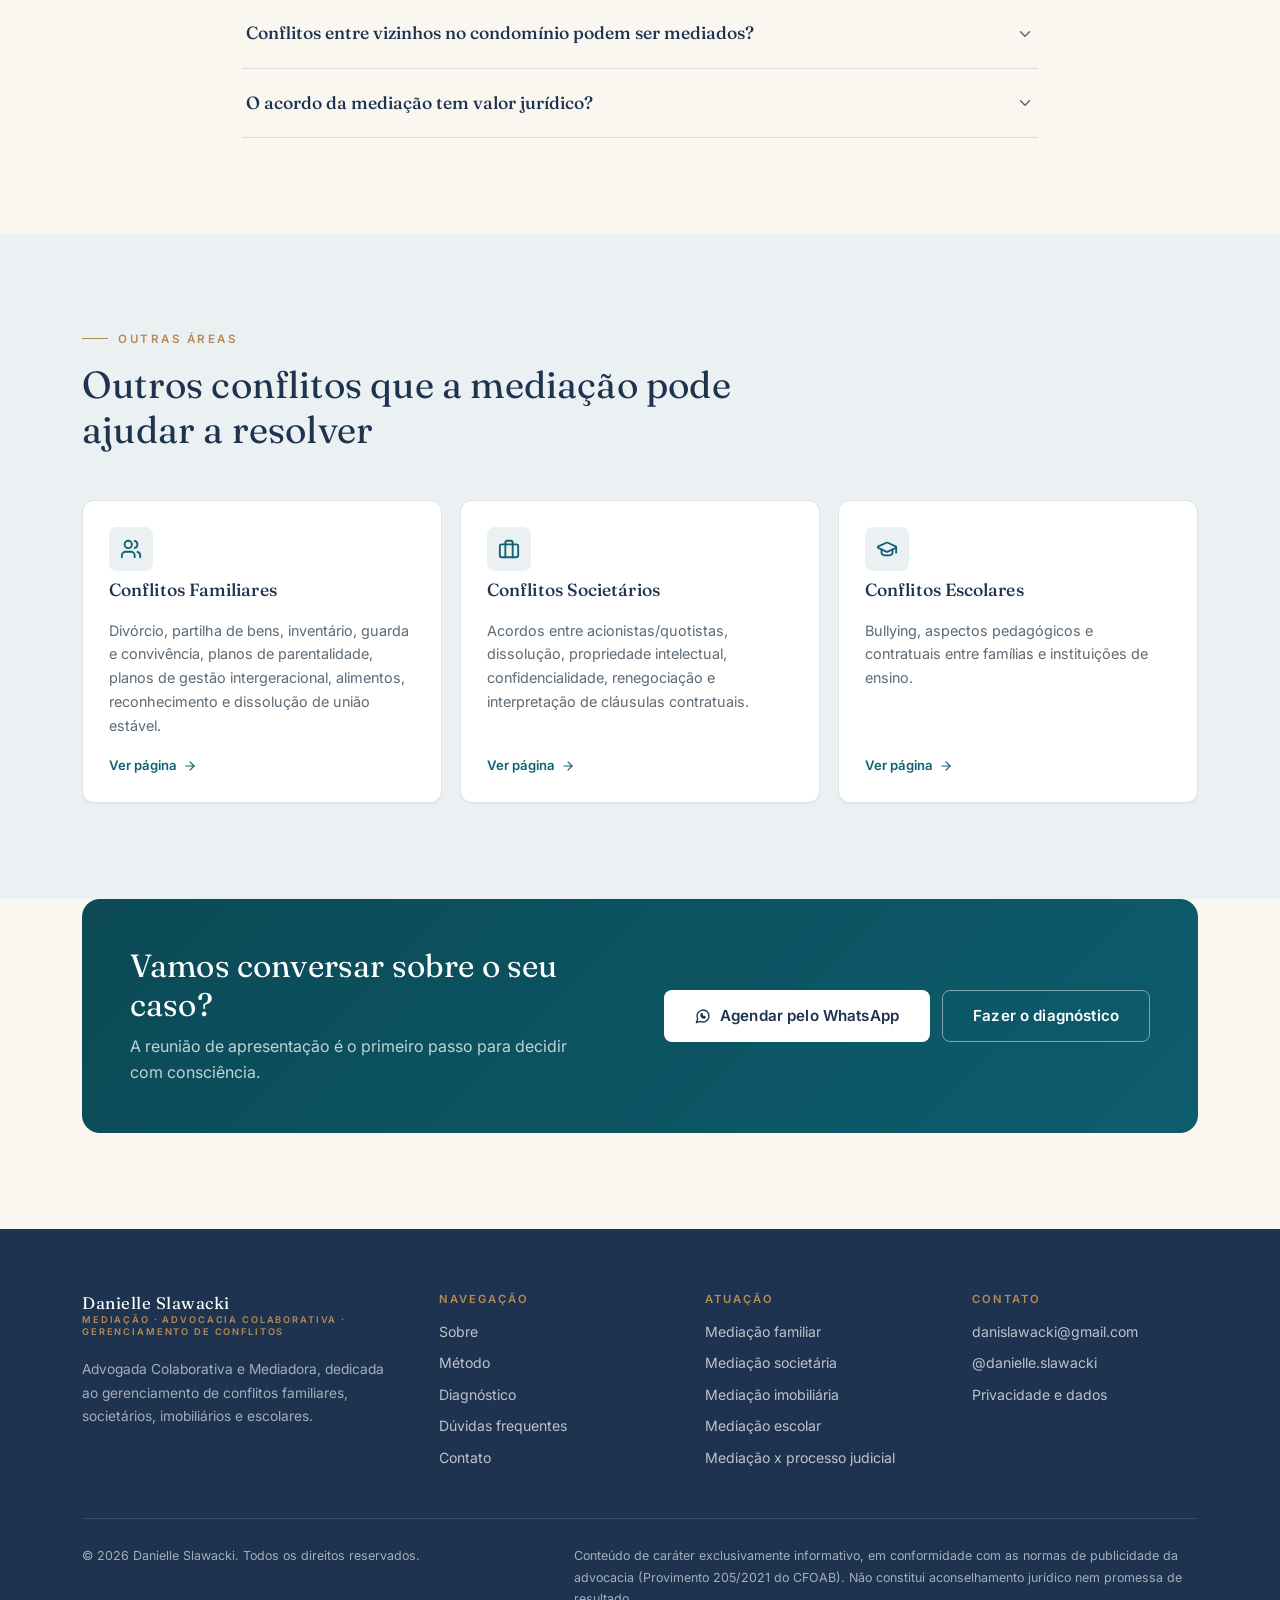
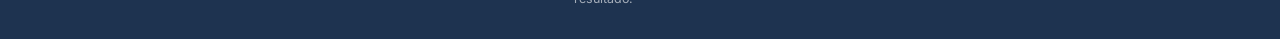
<file: mediacao-imobiliaria.html>
<!DOCTYPE html>
<html lang="pt-BR" class="no-js">
<head>
<meta charset="UTF-8">
<meta name="viewport" content="width=device-width, initial-scale=1.0">
<title>Mediação Imobiliária: locação, condomínio e contratos | Danielle Slawacki</title>
<meta name="description" content="Mediação imobiliária para conflitos de locação, condomínio, rescisão, inadimplência e renegociação de contratos. Conversa conduzida por advogada e mediadora.">
<link rel="canonical" href="https://slawacki.com.br/mediacao-imobiliaria.html">
<link rel="alternate" hreflang="pt-BR" href="https://slawacki.com.br/mediacao-imobiliaria.html">
<meta name="robots" content="index, follow, max-image-preview:large, max-snippet:-1">
<meta name="theme-color" content="#0B4A56">
<meta name="author" content="Danielle Slawacki">
<meta property="og:type" content="website">
<meta property="og:locale" content="pt_BR">
<meta property="og:site_name" content="Danielle Slawacki — Advogada Relacional">
<meta property="og:title" content="Mediação Imobiliária: locação, condomínio e contratos | Danielle Slawacki">
<meta property="og:description" content="Mediação imobiliária para conflitos de locação, condomínio, rescisão, inadimplência e renegociação de contratos. Conversa conduzida por advogada e mediadora.">
<meta property="og:url" content="https://slawacki.com.br/mediacao-imobiliaria.html">
<meta property="og:image" content="https://slawacki.com.br/og-image.jpg">
<meta property="og:image:width" content="1200">
<meta property="og:image:height" content="630">
<meta property="og:image:alt" content="Danielle Slawacki — Mediação e Advocacia Colaborativa">
<meta name="twitter:card" content="summary_large_image">
<meta name="twitter:title" content="Mediação Imobiliária: locação, condomínio e contratos | Danielle Slawacki">
<meta name="twitter:description" content="Mediação imobiliária para conflitos de locação, condomínio, rescisão, inadimplência e renegociação de contratos. Conversa conduzida por advogada e mediadora.">
<meta name="twitter:image" content="https://slawacki.com.br/og-image.jpg">
<link rel="icon" href="favicon.svg" type="image/svg+xml">
<link rel="apple-touch-icon" href="og-image.jpg">
<link rel="preconnect" href="https://fonts.googleapis.com">
<link rel="preconnect" href="https://fonts.gstatic.com" crossorigin>
<link href="https://fonts.googleapis.com/css2?family=Fraunces:ital,opsz,wght@0,9..144,300;0,9..144,400;0,9..144,500;0,9..144,600;1,9..144,400;1,9..144,500&family=Inter:wght@300;400;500;600;700&display=swap" rel="stylesheet">
<link rel="stylesheet" href="ui.css?v=3">
<script type="application/ld+json">{"@context":"https://schema.org","@type":"Service","name":"Mediação imobiliária","serviceType":"Mediação imobiliária","description":"Mediação imobiliária para conflitos de locação, condomínio, rescisão, inadimplência e renegociação de contratos. Conversa conduzida por advogada e mediadora.","url":"https://slawacki.com.br/mediacao-imobiliaria.html","provider":{"@id":"https://slawacki.com.br/#attorney"}}</script>
<script type="application/ld+json">{"@context":"https://schema.org","@type":"BreadcrumbList","itemListElement":[{"@type":"ListItem","position":1,"name":"Início","item":"https://slawacki.com.br/"},{"@type":"ListItem","position":2,"name":"Mediação imobiliária","item":"https://slawacki.com.br/mediacao-imobiliaria.html"}]}</script>
<script type="application/ld+json">{"@context":"https://schema.org","@type":"FAQPage","mainEntity":[{"@type":"Question","name":"A mediação serve para negociar aluguel ou condomínio em atraso?","acceptedAnswer":{"@type":"Answer","text":"Sim, desde que as duas partes tenham interesse em dialogar. É possível negociar prazos, parcelamento e condições de regularização. Cada caso é avaliado na reunião de apresentação."}},{"@type":"Question","name":"Posso mediar mesmo com uma ação judicial em andamento?","acceptedAnswer":{"@type":"Answer","text":"Em geral, sim: a mediação pode caminhar em paralelo. Eventual suspensão do processo depende de pedido das partes e decisão judicial, e seu advogado ou advogada pode orientar sobre isso."}},{"@type":"Question","name":"Conflitos entre vizinhos no condomínio podem ser mediados?","acceptedAnswer":{"@type":"Answer","text":"Podem, quando as partes aceitam dialogar. O foco é restabelecer a convivência e definir combinados que respeitem a convenção e o regimento do condomínio."}},{"@type":"Question","name":"O acordo da mediação tem valor jurídico?","acceptedAnswer":{"@type":"Answer","text":"O termo final de mediação que resolve o conflito é, em regra, título executivo extrajudicial e, se homologado judicialmente, título executivo judicial. A forma mais adequada de formalizar é avaliada com o seu advogado."}}]}</script>
</head>
<body>
<a class="skip-link" href="#conteudo">Ir para o conteúdo</a>
<div class="scroll-progress" aria-hidden="true"></div>
<header class="site-header">
  <div class="container nav-wrap">
    <a href="index.html" class="brand" aria-label="Danielle Slawacki — página inicial"><svg viewBox="0 0 44 24" fill="none" aria-hidden="true"><path d="M13 15C13 8 17 4 22 4C27 4 31 8 31 15" stroke="#0E6274" stroke-width="2.4" stroke-linecap="round"/><path d="M2 15H42" stroke="#0E6274" stroke-width="2.4" stroke-linecap="round"/><path d="M2 15L8 22" stroke="#0E6274" stroke-width="2.4" stroke-linecap="round"/><path d="M13 15L8 22" stroke="#0E6274" stroke-width="2.4" stroke-linecap="round"/><path d="M31 15L36 22" stroke="#0E6274" stroke-width="2.4" stroke-linecap="round"/><path d="M42 15L36 22" stroke="#0E6274" stroke-width="2.4" stroke-linecap="round"/></svg><span class="brand-text">Danielle Slawacki<span>ADVOGADA RELACIONAL</span></span></a>
    <nav class="nav-links" aria-label="Principal">
      <a href="index.html#sobre">Sobre</a>
      <div class="nav-dd">
        <button type="button" aria-haspopup="true">Atuação <svg viewBox="0 0 24 24" fill="none" stroke="currentColor" stroke-width="2" stroke-linecap="round" stroke-linejoin="round" aria-hidden="true"><path d="m6 9 6 6 6-6"/></svg></button>
        <div class="dd-menu"><a class="dd-item" href="mediacao-familiar.html"><b>Conflitos Familiares</b><span>Divórcio…</span></a><a class="dd-item" href="mediacao-societaria.html"><b>Conflitos Societários</b><span>Acordos entre acionistas/quotistas…</span></a><a class="dd-item" href="mediacao-imobiliaria.html"><b>Conflitos Imobiliários</b><span>Locação…</span></a><a class="dd-item" href="mediacao-escolar.html"><b>Conflitos Escolares</b><span>Bullying…</span></a><a class="dd-item" href="mediacao-ou-processo-judicial.html"><b>Mediação ou processo judicial?</b><span>Guia comparativo para decidir o caminho</span></a></div>
      </div>
      <a href="index.html#metodo">Método</a>
      <a href="index.html#diagnostico">Diagnóstico</a>
      <a href="index.html#duvidas">Dúvidas</a>
      <span class="nav-cta-wrap"><a class="btn btn-default btn-sm" href="index.html#contato">Agende uma conversa</a></span>
    </nav>
    <button class="btn btn-ghost btn-icon menu-btn" type="button" data-sheet-open aria-label="Abrir menu"><svg viewBox="0 0 24 24" fill="none" stroke="currentColor" stroke-width="2" stroke-linecap="round" stroke-linejoin="round" aria-hidden="true"><path d="M4 12h16"/><path d="M4 6h16"/><path d="M4 18h16"/></svg></button>
  </div>
</header>
<div class="sheet-overlay"></div>
<aside class="sheet" id="sheet" aria-hidden="true" aria-label="Menu">
  <div class="sheet-head"><a href="index.html" class="brand"><svg viewBox="0 0 44 24" fill="none" aria-hidden="true"><path d="M13 15C13 8 17 4 22 4C27 4 31 8 31 15" stroke="#0E6274" stroke-width="2.4" stroke-linecap="round"/><path d="M2 15H42" stroke="#0E6274" stroke-width="2.4" stroke-linecap="round"/><path d="M2 15L8 22" stroke="#0E6274" stroke-width="2.4" stroke-linecap="round"/><path d="M13 15L8 22" stroke="#0E6274" stroke-width="2.4" stroke-linecap="round"/><path d="M31 15L36 22" stroke="#0E6274" stroke-width="2.4" stroke-linecap="round"/><path d="M42 15L36 22" stroke="#0E6274" stroke-width="2.4" stroke-linecap="round"/></svg><span class="brand-text">Danielle Slawacki<span>ADVOGADA RELACIONAL</span></span></a>
  <button class="btn btn-ghost btn-icon" type="button" data-sheet-close aria-label="Fechar menu"><svg viewBox="0 0 24 24" fill="none" stroke="currentColor" stroke-width="2" stroke-linecap="round" stroke-linejoin="round" aria-hidden="true"><path d="M18 6 6 18"/><path d="m6 6 12 12"/></svg></button></div>
  <a class="sheet-link" href="index.html#sobre">Sobre</a>
  <p class="sheet-label">Áreas de atuação</p>
  <a class="sheet-sub" href="mediacao-familiar.html">Conflitos Familiares</a><a class="sheet-sub" href="mediacao-societaria.html">Conflitos Societários</a><a class="sheet-sub" href="mediacao-imobiliaria.html">Conflitos Imobiliários</a><a class="sheet-sub" href="mediacao-escolar.html">Conflitos Escolares</a>
  <a class="sheet-sub" href="mediacao-ou-processo-judicial.html">Mediação ou processo judicial?</a>
  <p class="sheet-label">Mais</p>
  <a class="sheet-link" href="index.html#metodo">Método</a>
  <a class="sheet-link" href="index.html#diagnostico">Diagnóstico</a>
  <a class="sheet-link" href="index.html#duvidas">Dúvidas frequentes</a>
  <a class="btn btn-default btn-block" style="margin-top:18px" href="index.html#contato">Agende uma conversa</a>
</aside>

<main id="conteudo">
<section class="lp-hero">
  <div class="container">
    <nav class="breadcrumb" aria-label="Você está em"><ol><li><a href="index.html">Início</a></li><li><a href="index.html#atuacao">Atuação</a></li><li aria-current="page">Mediação imobiliária</li></ol></nav>
    <h1>Mediação <em>imobiliária</em>: acordos práticos para locação, condomínio e contratos</h1>
    <p class="lede">Atrasos, rescisões, regras de condomínio e cláusulas contratuais costumam gerar impasses entre pessoas que precisam continuar convivendo ou negociando. A mediação ajuda a construir um acordo claro, executável e menos desgastante.</p>
    <div class="hero-ctas">
      <a class="btn btn-default btn-lg" href="#" data-wa="Olá, Danielle! Vim pela página de mediação imobiliária e gostaria de agendar uma reunião de apresentação."><svg viewBox="0 0 24 24" fill="none" stroke="currentColor" stroke-width="2" stroke-linecap="round" stroke-linejoin="round" aria-hidden="true"><path d="M7.9 20A9 9 0 1 0 4 16.1L2 22Z"/><path d="M9 10c0 3 2 5 5 5l1.5-1.5-2-1-1 .5c-.8-.4-1.4-1-1.8-1.8l.5-1-1-2z"/></svg> Agendar reunião de apresentação</a>
      <a class="btn btn-outline btn-lg" href="index.html?tipo=imobiliario#diagnostico">Fazer o diagnóstico</a>
    </div>
    <div class="trust-row"><span class="badge badge-outline"><svg viewBox="0 0 24 24" fill="none" stroke="currentColor" stroke-width="2" stroke-linecap="round" stroke-linejoin="round" aria-hidden="true"><rect x="3" y="11" width="18" height="11" rx="2"/><path d="M7 11V7a5 5 0 0 1 10 0v4"/></svg> Confidencial</span><span class="badge badge-outline"><svg viewBox="0 0 24 24" fill="none" stroke="currentColor" stroke-width="2" stroke-linecap="round" stroke-linejoin="round" aria-hidden="true"><path d="m16 16 3-8 3 8c-.87.65-1.92 1-3 1s-2.13-.35-3-1Z"/><path d="m2 16 3-8 3 8c-.87.65-1.92 1-3 1s-2.13-.35-3-1Z"/><path d="M7 21h10"/><path d="M12 3v18"/><path d="M3 7h2c2 0 5-1 7-2 2 1 5 2 7 2h2"/></svg> Com apoio jurídico</span><span class="badge badge-outline"><svg viewBox="0 0 24 24" fill="none" stroke="currentColor" stroke-width="2" stroke-linecap="round" stroke-linejoin="round" aria-hidden="true"><path d="M19 14c1.49-1.46 3-3.21 3-5.5A5.5 5.5 0 0 0 16.5 3c-1.76 0-3 .5-4.5 2-1.5-1.5-2.74-2-4.5-2A5.5 5.5 0 0 0 2 8.5c0 2.3 1.5 4.05 3 5.5l7 7Z"/></svg> Foco em preservar vínculos</span></div>
  </div>
</section>

<section class="bg-white">
  <div class="container lp-grid">
    <div class="prose">
      <div class="answer-box reveal"><strong>O que é mediação imobiliária?</strong> É a mediação aplicada a conflitos envolvendo imóveis, como locação, condomínio e contratos. Uma mediadora imparcial conduz o diálogo para que locador e locatário, condôminos ou contratantes encontrem, juntos, soluções que funcionem na prática.</div>
      <div class="reveal"><h2>Situações em que a mediação pode ajudar</h2>
      <ul class="check-list" style="margin-bottom:34px"><li><svg viewBox="0 0 24 24" fill="none" stroke="currentColor" stroke-width="2" stroke-linecap="round" stroke-linejoin="round" aria-hidden="true"><path d="M20 6 9 17l-5-5"/></svg><div><strong style="color:var(--navy)">Locação</strong><br><span style="color:var(--muted-foreground);font-size:.93rem">Impasses entre locador e locatário sobre prazos, reajustes, reparos e condições do contrato.</span></div></li><li><svg viewBox="0 0 24 24" fill="none" stroke="currentColor" stroke-width="2" stroke-linecap="round" stroke-linejoin="round" aria-hidden="true"><path d="M20 6 9 17l-5-5"/></svg><div><strong style="color:var(--navy)">Condomínio</strong><br><span style="color:var(--muted-foreground);font-size:.93rem">Conflitos entre condôminos, ou com a administração, sobre regras, uso de áreas comuns e cobranças.</span></div></li><li><svg viewBox="0 0 24 24" fill="none" stroke="currentColor" stroke-width="2" stroke-linecap="round" stroke-linejoin="round" aria-hidden="true"><path d="M20 6 9 17l-5-5"/></svg><div><strong style="color:var(--navy)">Rescisão contratual</strong><br><span style="color:var(--muted-foreground);font-size:.93rem">Encerrar o contrato de forma organizada, com clareza sobre direitos e obrigações.</span></div></li><li><svg viewBox="0 0 24 24" fill="none" stroke="currentColor" stroke-width="2" stroke-linecap="round" stroke-linejoin="round" aria-hidden="true"><path d="M20 6 9 17l-5-5"/></svg><div><strong style="color:var(--navy)">Inadimplência</strong><br><span style="color:var(--muted-foreground);font-size:.93rem">Negociar prazos e condições de regularização de valores em atraso.</span></div></li><li><svg viewBox="0 0 24 24" fill="none" stroke="currentColor" stroke-width="2" stroke-linecap="round" stroke-linejoin="round" aria-hidden="true"><path d="M20 6 9 17l-5-5"/></svg><div><strong style="color:var(--navy)">Renegociação de termos contratuais</strong><br><span style="color:var(--muted-foreground);font-size:.93rem">Ajustar condições para que o contrato volte a fazer sentido para as duas partes.</span></div></li></ul></div>
      <div class="reveal"><h2>Como a mediação funciona neste tipo de conflito</h2><p>Em disputas imobiliárias, o tempo e o custo de um processo longo muitas vezes pesam mais do que o próprio valor discutido. A mediação favorece acordos objetivos, com regras claras e prazos que as partes consigam cumprir.</p><p>Quando o relacionamento precisa continuar, como entre vizinhos ou entre locador e locatário, o diálogo conduzido ajuda a preservar a convivência e evitar novos conflitos.</p></div>
      <div class="alert alert-gold reveal" style="margin:28px 0"><svg viewBox="0 0 24 24" fill="none" stroke="currentColor" stroke-width="2" stroke-linecap="round" stroke-linejoin="round" aria-hidden="true"><circle cx="12" cy="12" r="10"/><path d="M12 16v-4"/><path d="M12 8h.01"/></svg><div><strong>Importante</strong>Prazos contratuais e legais continuam correndo durante a mediação. Por isso, converse com o seu advogado ou advogada sobre qualquer medida necessária para proteger seus direitos.</div></div>
    </div>
    <aside class="lp-aside reveal">
      <div class="card" style="box-shadow:var(--shadow-md)">
        <div class="card-header"><span class="badge badge-gold" style="align-self:flex-start">Primeiro passo</span><h2 class="card-title">Reunião de apresentação</h2>
        <p class="card-description">Conheça o processo, tire dúvidas e avalie se a mediação é adequada ao seu caso. Os fatos do conflito não são discutidos nesta etapa.</p></div>
        <div class="card-content" style="display:flex;flex-direction:column;gap:10px">
          <a class="btn btn-whatsapp btn-block" href="#" data-wa="Olá, Danielle! Vim pela página de mediação imobiliária e gostaria de agendar uma reunião de apresentação."><svg viewBox="0 0 24 24" fill="none" stroke="currentColor" stroke-width="2" stroke-linecap="round" stroke-linejoin="round" aria-hidden="true"><path d="M7.9 20A9 9 0 1 0 4 16.1L2 22Z"/><path d="M9 10c0 3 2 5 5 5l1.5-1.5-2-1-1 .5c-.8-.4-1.4-1-1.8-1.8l.5-1-1-2z"/></svg> Agendar pelo WhatsApp</a>
          <a class="btn btn-outline btn-block" href="mailto:danislawacki@gmail.com?subject=Reuni%C3%A3o%20de%20apresenta%C3%A7%C3%A3o%20-%20Mediação imobiliária"><svg viewBox="0 0 24 24" fill="none" stroke="currentColor" stroke-width="2" stroke-linecap="round" stroke-linejoin="round" aria-hidden="true"><rect x="3" y="5" width="18" height="14" rx="2"/><path d="m3 7 9 6 9-6"/></svg> Enviar e-mail</a>
          <hr class="separator" style="margin:8px 0">
          <p style="font-size:.82rem;color:var(--muted-foreground)">Danielle Slawacki — Advogada Colaborativa, Mediadora Judicial cadastrada no Nupemec e CNJ.</p>
        </div>
      </div>
    </aside>
  </div>
</section>

<section class="bg-navy on-dark">
  <div class="container">
    <div class="section-head reveal"><div class="eyebrow">Como funciona</div><h2>Do primeiro contato às sessões de mediação</h2></div>
    <div class="steps reveal"><article class="card card-dark"><div class="card-header"><span class="step-num">01</span><h3 class="card-title card-title-sm">Reunião de apresentação</h3></div><div class="card-content"><p class="card-description">Apresentação da mediadora, explicação do procedimento, esclarecimento de dúvidas e avaliação sobre a adequação da mediação ao caso. Os fatos do conflito não são discutidos nesta etapa.</p></div></article><article class="card card-dark"><div class="card-header"><span class="step-num">02</span><h3 class="card-title card-title-sm">Formalização da mediação</h3></div><div class="card-content"><p class="card-description">Assinatura do Termo de Mediação, que estabelece regras, princípios de atuação, deveres das partes e confidencialidade. Em seguida, são enviados os questionários para o Diagnóstico do Conflito.</p></div></article><article class="card card-dark"><div class="card-header"><span class="step-num">03</span><h3 class="card-title card-title-sm">Sessões de pré-mediação</h3></div><div class="card-content"><p class="card-description">Encontros individuais para compreender a dinâmica familiar, identificar interesses e necessidades, e preparar cada participante para o diálogo conjunto.</p></div></article><article class="card card-dark"><div class="card-header"><span class="step-num">04</span><h3 class="card-title card-title-sm">Sessões de mediação</h3></div><div class="card-content"><p class="card-description">Início das sessões conjuntas, construindo um ambiente seguro de diálogo para que as próprias partes desenvolvam soluções que atendam aos interesses de todos.</p></div></article></div>
  </div>
</section>

<section>
  <div class="container" style="max-width:860px">
    <div class="section-head center reveal"><div class="eyebrow">Dúvidas frequentes</div><h2>Mediação imobiliária: perguntas e respostas</h2></div>
    <div class="reveal"><div class="accordion">
<details class="acc-item" name="faq-imobiliario" open><summary>A mediação serve para negociar aluguel ou condomínio em atraso?<svg viewBox="0 0 24 24" fill="none" stroke="currentColor" stroke-width="2" stroke-linecap="round" stroke-linejoin="round" aria-hidden="true"><path d="m6 9 6 6 6-6"/></svg></summary><div class="acc-content">Sim, desde que as duas partes tenham interesse em dialogar. É possível negociar prazos, parcelamento e condições de regularização. Cada caso é avaliado na reunião de apresentação.</div></details>
<details class="acc-item" name="faq-imobiliario"><summary>Posso mediar mesmo com uma ação judicial em andamento?<svg viewBox="0 0 24 24" fill="none" stroke="currentColor" stroke-width="2" stroke-linecap="round" stroke-linejoin="round" aria-hidden="true"><path d="m6 9 6 6 6-6"/></svg></summary><div class="acc-content">Em geral, sim: a mediação pode caminhar em paralelo. Eventual suspensão do processo depende de pedido das partes e decisão judicial, e seu advogado ou advogada pode orientar sobre isso.</div></details>
<details class="acc-item" name="faq-imobiliario"><summary>Conflitos entre vizinhos no condomínio podem ser mediados?<svg viewBox="0 0 24 24" fill="none" stroke="currentColor" stroke-width="2" stroke-linecap="round" stroke-linejoin="round" aria-hidden="true"><path d="m6 9 6 6 6-6"/></svg></summary><div class="acc-content">Podem, quando as partes aceitam dialogar. O foco é restabelecer a convivência e definir combinados que respeitem a convenção e o regimento do condomínio.</div></details>
<details class="acc-item" name="faq-imobiliario"><summary>O acordo da mediação tem valor jurídico?<svg viewBox="0 0 24 24" fill="none" stroke="currentColor" stroke-width="2" stroke-linecap="round" stroke-linejoin="round" aria-hidden="true"><path d="m6 9 6 6 6-6"/></svg></summary><div class="acc-content">O termo final de mediação que resolve o conflito é, em regra, título executivo extrajudicial e, se homologado judicialmente, título executivo judicial. A forma mais adequada de formalizar é avaliada com o seu advogado.</div></details>
</div></div>
  </div>
</section>

<section class="bg-secondary">
  <div class="container">
    <div class="section-head reveal"><div class="eyebrow">Outras áreas</div><h2>Outros conflitos que a mediação pode ajudar a resolver</h2></div>
    <div class="grid-3 reveal"><article class="card card-hover"><div class="card-header"><div class="icon-box"><svg viewBox="0 0 24 24" fill="none" stroke="currentColor" stroke-width="2" stroke-linecap="round" stroke-linejoin="round" aria-hidden="true"><path d="M16 21v-2a4 4 0 0 0-4-4H6a4 4 0 0 0-4 4v2"/><circle cx="9" cy="7" r="4"/><path d="M22 21v-2a4 4 0 0 0-3-3.87"/><path d="M16 3.13a4 4 0 0 1 0 7.75"/></svg></div><h3 class="card-title card-title-sm">Conflitos Familiares</h3></div>
<div class="card-content"><p class="card-description">Divórcio, partilha de bens, inventário, guarda e convivência, planos de parentalidade, planos de gestão intergeracional, alimentos, reconhecimento e dissolução de união estável.</p></div><div class="card-footer"><a class="link-arrow" href="mediacao-familiar.html">Ver página <svg viewBox="0 0 24 24" fill="none" stroke="currentColor" stroke-width="2" stroke-linecap="round" stroke-linejoin="round" aria-hidden="true"><path d="M5 12h14"/><path d="m12 5 7 7-7 7"/></svg></a></div></article><article class="card card-hover"><div class="card-header"><div class="icon-box"><svg viewBox="0 0 24 24" fill="none" stroke="currentColor" stroke-width="2" stroke-linecap="round" stroke-linejoin="round" aria-hidden="true"><rect x="2" y="7" width="20" height="14" rx="2"/><path d="M16 21V5a2 2 0 0 0-2-2h-4a2 2 0 0 0-2 2v16"/></svg></div><h3 class="card-title card-title-sm">Conflitos Societários</h3></div>
<div class="card-content"><p class="card-description">Acordos entre acionistas/quotistas, dissolução, propriedade intelectual, confidencialidade, renegociação e interpretação de cláusulas contratuais.</p></div><div class="card-footer"><a class="link-arrow" href="mediacao-societaria.html">Ver página <svg viewBox="0 0 24 24" fill="none" stroke="currentColor" stroke-width="2" stroke-linecap="round" stroke-linejoin="round" aria-hidden="true"><path d="M5 12h14"/><path d="m12 5 7 7-7 7"/></svg></a></div></article><article class="card card-hover"><div class="card-header"><div class="icon-box"><svg viewBox="0 0 24 24" fill="none" stroke="currentColor" stroke-width="2" stroke-linecap="round" stroke-linejoin="round" aria-hidden="true"><path d="M21.42 10.922a1 1 0 0 0-.019-1.838L12.83 5.18a2 2 0 0 0-1.66 0L2.6 9.08a1 1 0 0 0 0 1.832l8.57 3.908a2 2 0 0 0 1.66 0z"/><path d="M22 10v6"/><path d="M6 12.5V16a6 3 0 0 0 12 0v-3.5"/></svg></div><h3 class="card-title card-title-sm">Conflitos Escolares</h3></div>
<div class="card-content"><p class="card-description">Bullying, aspectos pedagógicos e contratuais entre famílias e instituições de ensino.</p></div><div class="card-footer"><a class="link-arrow" href="mediacao-escolar.html">Ver página <svg viewBox="0 0 24 24" fill="none" stroke="currentColor" stroke-width="2" stroke-linecap="round" stroke-linejoin="round" aria-hidden="true"><path d="M5 12h14"/><path d="m12 5 7 7-7 7"/></svg></a></div></article></div>
  </div>
</section>

<section style="padding-top:0"><div class="container reveal"><div class="cta-band">
  <div><h2>Vamos conversar sobre o seu caso?</h2><p>A reunião de apresentação é o primeiro passo para decidir com consciência.</p></div>
  <div class="cta-actions"><a class="btn btn-light btn-lg" href="#" data-wa="Olá, Danielle! Vim pela página de mediação imobiliária e gostaria de agendar uma reunião de apresentação."><svg viewBox="0 0 24 24" fill="none" stroke="currentColor" stroke-width="2" stroke-linecap="round" stroke-linejoin="round" aria-hidden="true"><path d="M7.9 20A9 9 0 1 0 4 16.1L2 22Z"/><path d="M9 10c0 3 2 5 5 5l1.5-1.5-2-1-1 .5c-.8-.4-1.4-1-1.8-1.8l.5-1-1-2z"/></svg> Agendar pelo WhatsApp</a>
  <a class="btn btn-outline-light btn-lg" href="index.html?tipo=imobiliario#diagnostico">Fazer o diagnóstico</a></div></div></div></section>
</main>
<footer class="site-footer">
  <div class="container">
    <div class="footer-top">
      <div>
        <span class="brand-text" style="display:inline-block">Danielle Slawacki<span>MEDIAÇÃO · ADVOCACIA COLABORATIVA · GERENCIAMENTO DE CONFLITOS</span></span>
        <p class="footer-about">Advogada Colaborativa e Mediadora, dedicada ao gerenciamento de conflitos familiares, societários, imobiliários e escolares.</p>
      </div>
      <div><h4>Navegação</h4><ul>
        <li><a href="index.html#sobre">Sobre</a></li><li><a href="index.html#metodo">Método</a></li><li><a href="index.html#diagnostico">Diagnóstico</a></li><li><a href="index.html#duvidas">Dúvidas frequentes</a></li><li><a href="index.html#contato">Contato</a></li></ul></div>
      <div><h4>Atuação</h4><ul><li><a href="mediacao-familiar.html">Mediação familiar</a></li><li><a href="mediacao-societaria.html">Mediação societária</a></li><li><a href="mediacao-imobiliaria.html">Mediação imobiliária</a></li><li><a href="mediacao-escolar.html">Mediação escolar</a></li><li><a href="mediacao-ou-processo-judicial.html">Mediação x processo judicial</a></li></ul></div>
      <div><h4>Contato</h4><ul>
        <li><a href="mailto:danislawacki@gmail.com">danislawacki@gmail.com</a></li>
        <li><a href="https://www.instagram.com/danielle.slawacki/" target="_blank" rel="noopener">@danielle.slawacki</a></li>
        <li><button type="button" data-dialog-open="dlg-privacidade">Privacidade e dados</button></li></ul></div>
    </div>
    <div class="footer-bottom">
      <p>© 2026 Danielle Slawacki. Todos os direitos reservados.</p>
      <p>Conteúdo de caráter exclusivamente informativo, em conformidade com as normas de publicidade da advocacia (Provimento 205/2021 do CFOAB). Não constitui aconselhamento jurídico nem promessa de resultado.</p>
    </div>
  </div>
</footer>

<dialog class="dialog" id="dlg-privacidade" aria-labelledby="dlg-privacidade-t">
  <div class="dialog-header"><h2 class="dialog-title" id="dlg-privacidade-t">Privacidade e dados</h2>
  <p class="dialog-description">Como este site trata as suas informações.</p></div>
  <div class="dialog-body">
    <p><strong>Sem formulários, sem cadastro.</strong> O site não pede dados pessoais e não armazena as respostas do diagnóstico em servidor. As respostas ficam apenas no seu navegador, durante o uso.</p>
    <p><strong>Você decide o que enviar.</strong> Somente se clicar em WhatsApp ou e-mail, um resumo do diagnóstico será incluído na mensagem, que você pode revisar e editar antes de enviar.</p>
    <p><strong>Origem do acesso.</strong> Para entender de qual canal você chegou (por exemplo, um link de campanha), o site pode guardar, apenas na sessão do seu navegador, parâmetros como utm_source. Esses dados podem ser mencionados na mensagem de contato.</p>
    <p><strong>Hospedagem.</strong> A plataforma de hospedagem pode registrar logs técnicos de acesso (como endereço IP e data), por segurança e estabilidade.</p>
    <p>Dados enviados por você por WhatsApp ou e-mail são tratados conforme a LGPD e utilizados apenas para o atendimento.</p>
  </div>
  <div class="dialog-footer"><button class="btn btn-default btn-sm" type="button" data-dialog-close>Entendi</button></div>
</dialog>

<div class="toaster" aria-live="polite"></div>
<button class="btn to-top" type="button" aria-label="Voltar ao topo" data-tip="Voltar ao topo"><svg viewBox="0 0 24 24" fill="none" stroke="currentColor" stroke-width="2" stroke-linecap="round" stroke-linejoin="round" aria-hidden="true"><path d="m5 12 7-7 7 7"/><path d="M12 19V5"/></svg></button>
<a class="fab" href="#" data-wa="Olá, Danielle! Gostaria de agendar uma reunião de apresentação." aria-label="Conversar pelo WhatsApp" data-tip="Conversar no WhatsApp"><svg viewBox="0 0 24 24" fill="none" stroke="currentColor" stroke-width="2" stroke-linecap="round" stroke-linejoin="round" aria-hidden="true"><path d="M7.9 20A9 9 0 1 0 4 16.1L2 22Z"/><path d="M9 10c0 3 2 5 5 5l1.5-1.5-2-1-1 .5c-.8-.4-1.4-1-1.8-1.8l.5-1-1-2z"/></svg></a>
<div class="mobile-bar">
  <a class="btn btn-whatsapp" href="#" data-wa="Olá, Danielle! Gostaria de agendar uma reunião de apresentação."><svg viewBox="0 0 24 24" fill="none" stroke="currentColor" stroke-width="2" stroke-linecap="round" stroke-linejoin="round" aria-hidden="true"><path d="M7.9 20A9 9 0 1 0 4 16.1L2 22Z"/><path d="M9 10c0 3 2 5 5 5l1.5-1.5-2-1-1 .5c-.8-.4-1.4-1-1.8-1.8l.5-1-1-2z"/></svg> WhatsApp</a>
  <a class="btn btn-default" href="index.html#diagnostico">Diagnóstico</a>
</div>
<script src="ui.js?v=2" defer></script>
</body>
</html>
</file>
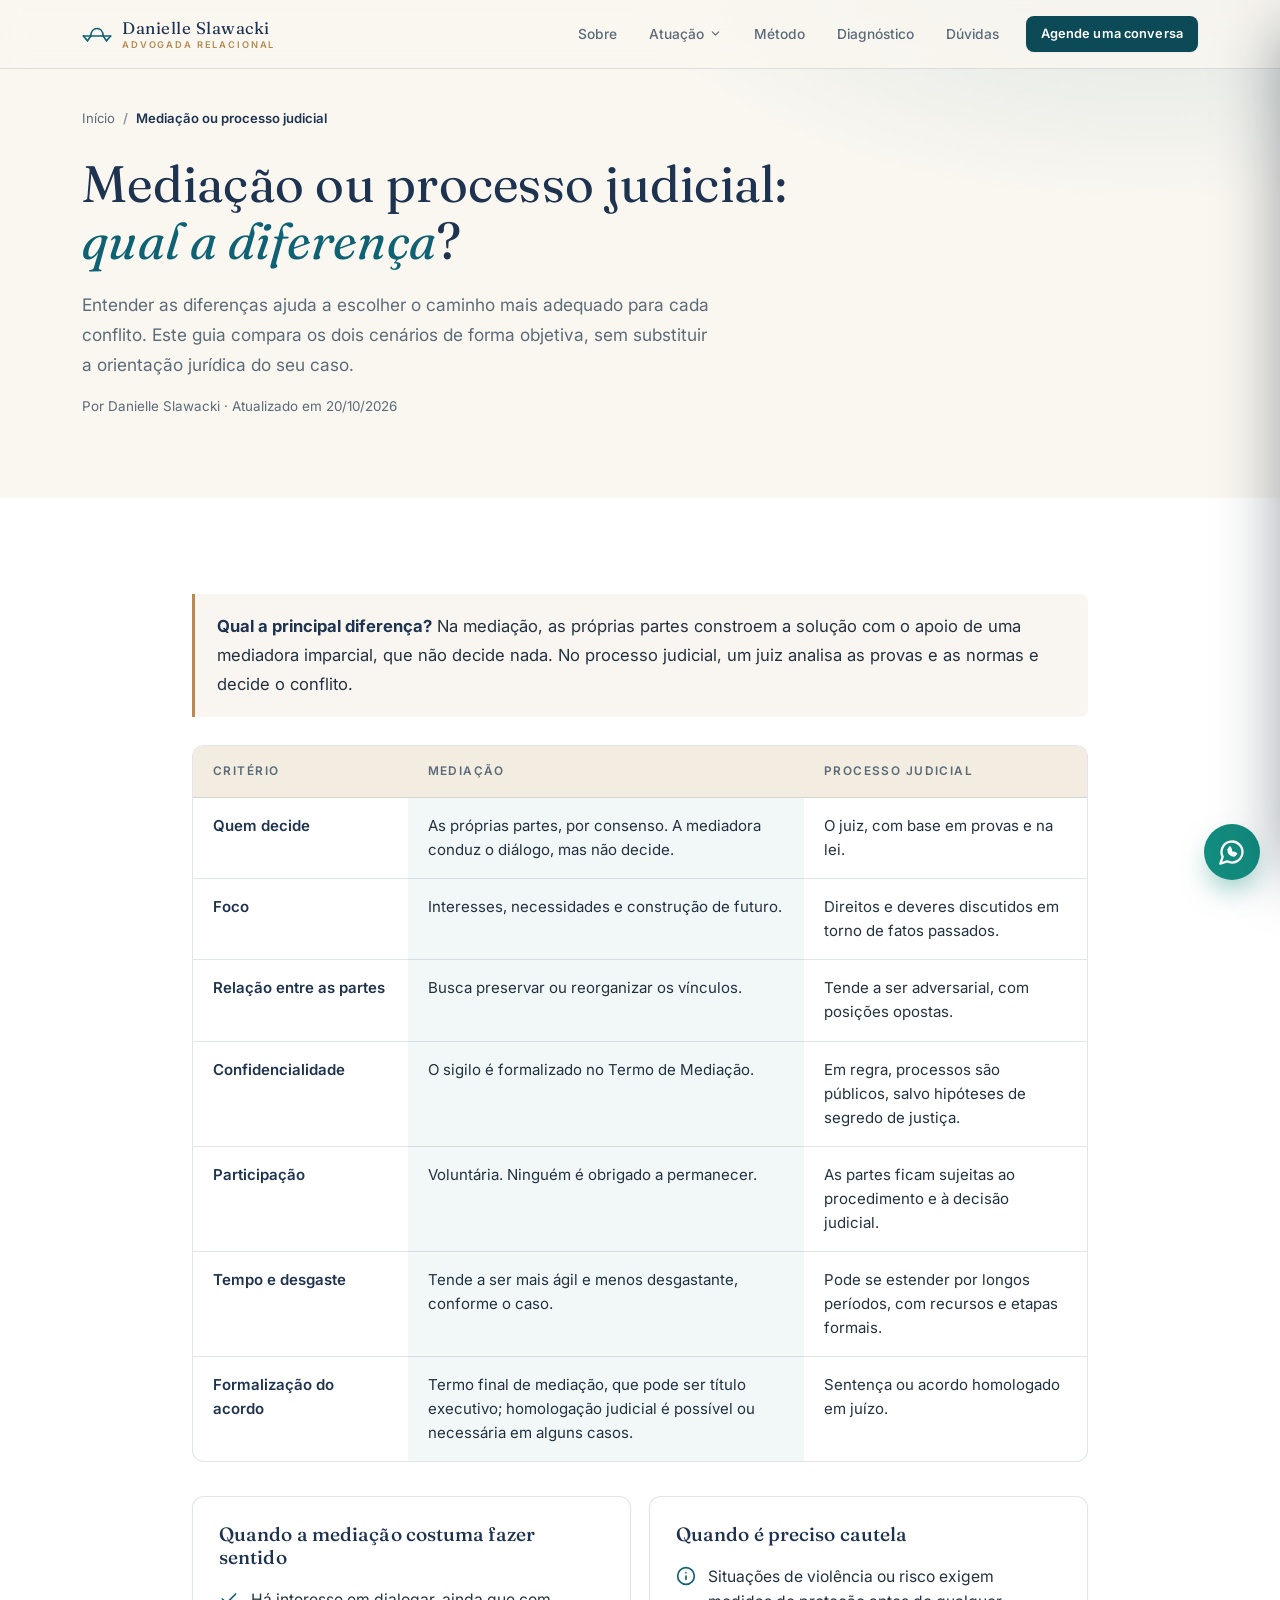
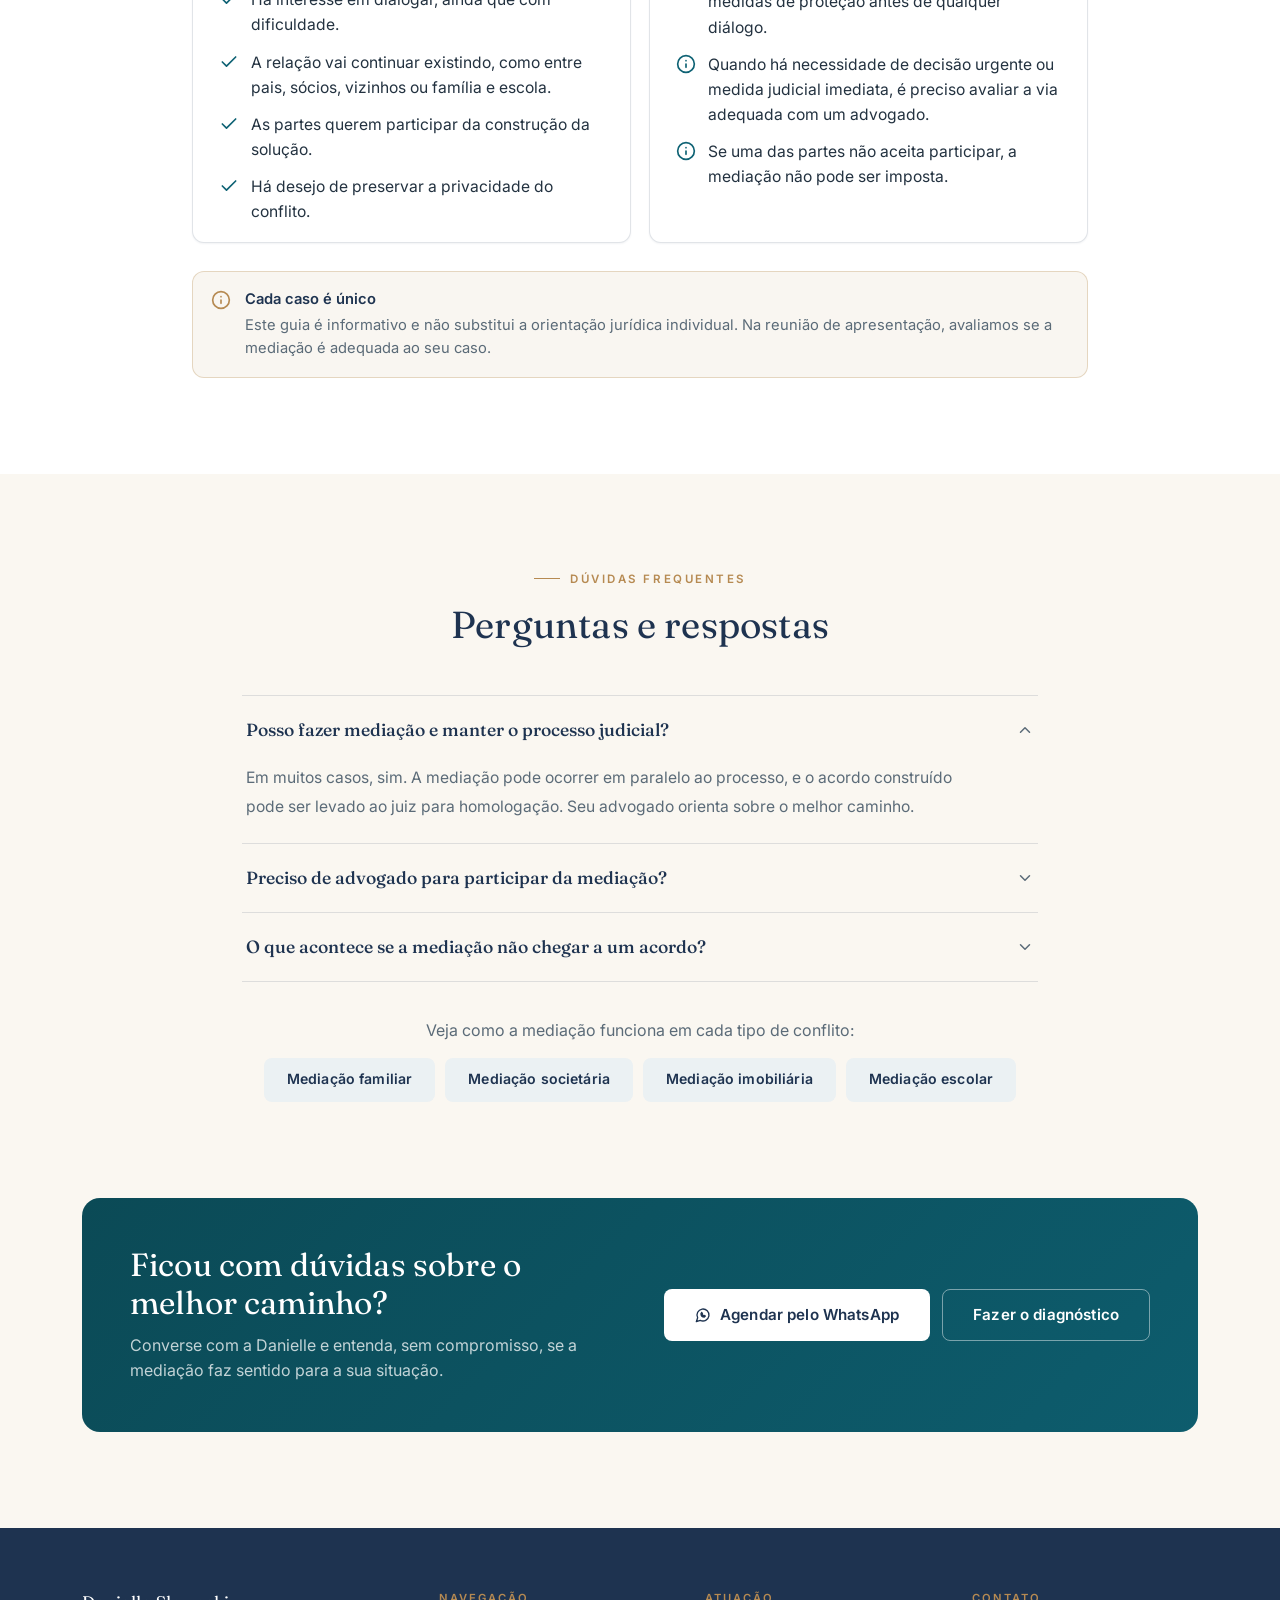
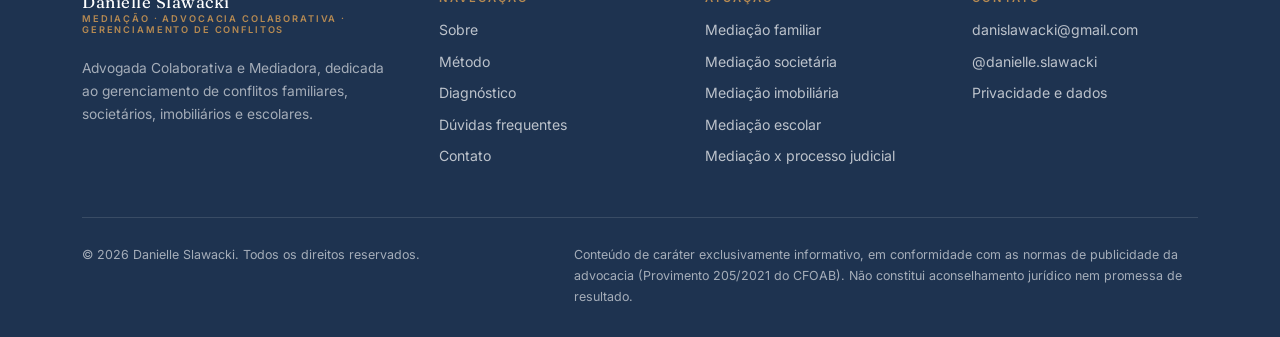
<file: mediacao-ou-processo-judicial.html>
<!DOCTYPE html>
<html lang="pt-BR" class="no-js">
<head>
<meta charset="UTF-8">
<meta name="viewport" content="width=device-width, initial-scale=1.0">
<title>Mediação ou processo judicial: qual a diferença? | Danielle Slawacki</title>
<meta name="description" content="Compare mediação e processo judicial: quem decide, confidencialidade, relação entre as partes e formalização do acordo. Guia claro, por uma mediadora.">
<link rel="canonical" href="https://slawacki.com.br/mediacao-ou-processo-judicial.html">
<link rel="alternate" hreflang="pt-BR" href="https://slawacki.com.br/mediacao-ou-processo-judicial.html">
<meta name="robots" content="index, follow, max-image-preview:large, max-snippet:-1">
<meta name="theme-color" content="#0B4A56">
<meta name="author" content="Danielle Slawacki">
<meta property="og:type" content="article">
<meta property="og:locale" content="pt_BR">
<meta property="og:site_name" content="Danielle Slawacki — Advogada Relacional">
<meta property="og:title" content="Mediação ou processo judicial: qual a diferença? | Danielle Slawacki">
<meta property="og:description" content="Compare mediação e processo judicial: quem decide, confidencialidade, relação entre as partes e formalização do acordo. Guia claro, por uma mediadora.">
<meta property="og:url" content="https://slawacki.com.br/mediacao-ou-processo-judicial.html">
<meta property="og:image" content="https://slawacki.com.br/og-image.jpg">
<meta property="og:image:width" content="1200">
<meta property="og:image:height" content="630">
<meta property="og:image:alt" content="Danielle Slawacki — Mediação e Advocacia Colaborativa">
<meta name="twitter:card" content="summary_large_image">
<meta name="twitter:title" content="Mediação ou processo judicial: qual a diferença? | Danielle Slawacki">
<meta name="twitter:description" content="Compare mediação e processo judicial: quem decide, confidencialidade, relação entre as partes e formalização do acordo. Guia claro, por uma mediadora.">
<meta name="twitter:image" content="https://slawacki.com.br/og-image.jpg">
<link rel="icon" href="favicon.svg" type="image/svg+xml">
<link rel="apple-touch-icon" href="og-image.jpg">
<link rel="preconnect" href="https://fonts.googleapis.com">
<link rel="preconnect" href="https://fonts.gstatic.com" crossorigin>
<link href="https://fonts.googleapis.com/css2?family=Fraunces:ital,opsz,wght@0,9..144,300;0,9..144,400;0,9..144,500;0,9..144,600;1,9..144,400;1,9..144,500&family=Inter:wght@300;400;500;600;700&display=swap" rel="stylesheet">
<link rel="stylesheet" href="ui.css?v=3">
<script type="application/ld+json">{"@context":"https://schema.org","@type":"Article","headline":"Mediação ou processo judicial: qual a diferença?","description":"Compare mediação e processo judicial: quem decide, confidencialidade, relação entre as partes e formalização do acordo. Guia claro, por uma mediadora.","inLanguage":"pt-BR","mainEntityOfPage":"https://slawacki.com.br/mediacao-ou-processo-judicial.html","url":"https://slawacki.com.br/mediacao-ou-processo-judicial.html","datePublished":"2026-10-20","dateModified":"2026-10-20","image":"https://slawacki.com.br/og-image.jpg","author":{"@id":"https://slawacki.com.br/#danielle"},"publisher":{"@id":"https://slawacki.com.br/#attorney"}}</script>
<script type="application/ld+json">{"@context":"https://schema.org","@type":"BreadcrumbList","itemListElement":[{"@type":"ListItem","position":1,"name":"Início","item":"https://slawacki.com.br/"},{"@type":"ListItem","position":2,"name":"Mediação ou processo judicial","item":"https://slawacki.com.br/mediacao-ou-processo-judicial.html"}]}</script>
<script type="application/ld+json">{"@context":"https://schema.org","@type":"FAQPage","mainEntity":[{"@type":"Question","name":"Posso fazer mediação e manter o processo judicial?","acceptedAnswer":{"@type":"Answer","text":"Em muitos casos, sim. A mediação pode ocorrer em paralelo ao processo, e o acordo construído pode ser levado ao juiz para homologação. Seu advogado orienta sobre o melhor caminho."}},{"@type":"Question","name":"Preciso de advogado para participar da mediação?","acceptedAnswer":{"@type":"Answer","text":"As partes podem ser assistidas por advogados, e isso é recomendado para orientar sobre direitos. Na advocacia colaborativa, advogados e partes trabalham de forma cooperativa em busca do acordo."}},{"@type":"Question","name":"O que acontece se a mediação não chegar a um acordo?","acceptedAnswer":{"@type":"Answer","text":"Nada se perde: a mediação é voluntária, e as demais vias, como a judicial, seguem disponíveis. Muitas vezes, mesmo sem acordo total, o diálogo esclarece pontos e reduz o conflito."}}]}</script>
</head>
<body>
<a class="skip-link" href="#conteudo">Ir para o conteúdo</a>
<div class="scroll-progress" aria-hidden="true"></div>
<header class="site-header">
  <div class="container nav-wrap">
    <a href="index.html" class="brand" aria-label="Danielle Slawacki — página inicial"><svg viewBox="0 0 44 24" fill="none" aria-hidden="true"><path d="M13 15C13 8 17 4 22 4C27 4 31 8 31 15" stroke="#0E6274" stroke-width="2.4" stroke-linecap="round"/><path d="M2 15H42" stroke="#0E6274" stroke-width="2.4" stroke-linecap="round"/><path d="M2 15L8 22" stroke="#0E6274" stroke-width="2.4" stroke-linecap="round"/><path d="M13 15L8 22" stroke="#0E6274" stroke-width="2.4" stroke-linecap="round"/><path d="M31 15L36 22" stroke="#0E6274" stroke-width="2.4" stroke-linecap="round"/><path d="M42 15L36 22" stroke="#0E6274" stroke-width="2.4" stroke-linecap="round"/></svg><span class="brand-text">Danielle Slawacki<span>ADVOGADA RELACIONAL</span></span></a>
    <nav class="nav-links" aria-label="Principal">
      <a href="index.html#sobre">Sobre</a>
      <div class="nav-dd">
        <button type="button" aria-haspopup="true">Atuação <svg viewBox="0 0 24 24" fill="none" stroke="currentColor" stroke-width="2" stroke-linecap="round" stroke-linejoin="round" aria-hidden="true"><path d="m6 9 6 6 6-6"/></svg></button>
        <div class="dd-menu"><a class="dd-item" href="mediacao-familiar.html"><b>Conflitos Familiares</b><span>Divórcio…</span></a><a class="dd-item" href="mediacao-societaria.html"><b>Conflitos Societários</b><span>Acordos entre acionistas/quotistas…</span></a><a class="dd-item" href="mediacao-imobiliaria.html"><b>Conflitos Imobiliários</b><span>Locação…</span></a><a class="dd-item" href="mediacao-escolar.html"><b>Conflitos Escolares</b><span>Bullying…</span></a><a class="dd-item" href="mediacao-ou-processo-judicial.html"><b>Mediação ou processo judicial?</b><span>Guia comparativo para decidir o caminho</span></a></div>
      </div>
      <a href="index.html#metodo">Método</a>
      <a href="index.html#diagnostico">Diagnóstico</a>
      <a href="index.html#duvidas">Dúvidas</a>
      <span class="nav-cta-wrap"><a class="btn btn-default btn-sm" href="index.html#contato">Agende uma conversa</a></span>
    </nav>
    <button class="btn btn-ghost btn-icon menu-btn" type="button" data-sheet-open aria-label="Abrir menu"><svg viewBox="0 0 24 24" fill="none" stroke="currentColor" stroke-width="2" stroke-linecap="round" stroke-linejoin="round" aria-hidden="true"><path d="M4 12h16"/><path d="M4 6h16"/><path d="M4 18h16"/></svg></button>
  </div>
</header>
<div class="sheet-overlay"></div>
<aside class="sheet" id="sheet" aria-hidden="true" aria-label="Menu">
  <div class="sheet-head"><a href="index.html" class="brand"><svg viewBox="0 0 44 24" fill="none" aria-hidden="true"><path d="M13 15C13 8 17 4 22 4C27 4 31 8 31 15" stroke="#0E6274" stroke-width="2.4" stroke-linecap="round"/><path d="M2 15H42" stroke="#0E6274" stroke-width="2.4" stroke-linecap="round"/><path d="M2 15L8 22" stroke="#0E6274" stroke-width="2.4" stroke-linecap="round"/><path d="M13 15L8 22" stroke="#0E6274" stroke-width="2.4" stroke-linecap="round"/><path d="M31 15L36 22" stroke="#0E6274" stroke-width="2.4" stroke-linecap="round"/><path d="M42 15L36 22" stroke="#0E6274" stroke-width="2.4" stroke-linecap="round"/></svg><span class="brand-text">Danielle Slawacki<span>ADVOGADA RELACIONAL</span></span></a>
  <button class="btn btn-ghost btn-icon" type="button" data-sheet-close aria-label="Fechar menu"><svg viewBox="0 0 24 24" fill="none" stroke="currentColor" stroke-width="2" stroke-linecap="round" stroke-linejoin="round" aria-hidden="true"><path d="M18 6 6 18"/><path d="m6 6 12 12"/></svg></button></div>
  <a class="sheet-link" href="index.html#sobre">Sobre</a>
  <p class="sheet-label">Áreas de atuação</p>
  <a class="sheet-sub" href="mediacao-familiar.html">Conflitos Familiares</a><a class="sheet-sub" href="mediacao-societaria.html">Conflitos Societários</a><a class="sheet-sub" href="mediacao-imobiliaria.html">Conflitos Imobiliários</a><a class="sheet-sub" href="mediacao-escolar.html">Conflitos Escolares</a>
  <a class="sheet-sub" href="mediacao-ou-processo-judicial.html">Mediação ou processo judicial?</a>
  <p class="sheet-label">Mais</p>
  <a class="sheet-link" href="index.html#metodo">Método</a>
  <a class="sheet-link" href="index.html#diagnostico">Diagnóstico</a>
  <a class="sheet-link" href="index.html#duvidas">Dúvidas frequentes</a>
  <a class="btn btn-default btn-block" style="margin-top:18px" href="index.html#contato">Agende uma conversa</a>
</aside>

<main id="conteudo">
<section class="lp-hero">
  <div class="container">
    <nav class="breadcrumb" aria-label="Você está em"><ol><li><a href="index.html">Início</a></li><li aria-current="page">Mediação ou processo judicial</li></ol></nav>
    <h1 style="max-width:24ch">Mediação ou processo judicial: <em>qual a diferença</em>?</h1>
    <p class="lede">Entender as diferenças ajuda a escolher o caminho mais adequado para cada conflito. Este guia compara os dois cenários de forma objetiva, sem substituir a orientação jurídica do seu caso.</p>
    <p style="margin-top:16px;font-size:.84rem;color:var(--muted-foreground)">Por Danielle Slawacki · Atualizado em 20/10/2026</p>
  </div>
</section>
<section class="bg-white">
  <div class="container" style="max-width:960px">
    <div class="answer-box reveal"><strong>Qual a principal diferença?</strong> Na mediação, as próprias partes constroem a solução com o apoio de uma mediadora imparcial, que não decide nada. No processo judicial, um juiz analisa as provas e as normas e decide o conflito.</div>
    <div class="table-wrap reveal"><table><thead><tr><th>Critério</th><th>Mediação</th><th>Processo judicial</th></tr></thead><tbody><tr><td>Quem decide</td><td class="hl">As próprias partes, por consenso. A mediadora conduz o diálogo, mas não decide.</td><td>O juiz, com base em provas e na lei.</td></tr><tr><td>Foco</td><td class="hl">Interesses, necessidades e construção de futuro.</td><td>Direitos e deveres discutidos em torno de fatos passados.</td></tr><tr><td>Relação entre as partes</td><td class="hl">Busca preservar ou reorganizar os vínculos.</td><td>Tende a ser adversarial, com posições opostas.</td></tr><tr><td>Confidencialidade</td><td class="hl">O sigilo é formalizado no Termo de Mediação.</td><td>Em regra, processos são públicos, salvo hipóteses de segredo de justiça.</td></tr><tr><td>Participação</td><td class="hl">Voluntária. Ninguém é obrigado a permanecer.</td><td>As partes ficam sujeitas ao procedimento e à decisão judicial.</td></tr><tr><td>Tempo e desgaste</td><td class="hl">Tende a ser mais ágil e menos desgastante, conforme o caso.</td><td>Pode se estender por longos períodos, com recursos e etapas formais.</td></tr><tr><td>Formalização do acordo</td><td class="hl">Termo final de mediação, que pode ser título executivo; homologação judicial é possível ou necessária em alguns casos.</td><td>Sentença ou acordo homologado em juízo.</td></tr></tbody></table></div>
    <div class="grid-2 reveal" style="margin-top:34px">
      <div class="card"><div class="card-header"><h2 class="card-title">Quando a mediação costuma fazer sentido</h2></div><div class="card-content"><ul class="check-list"><li><svg viewBox="0 0 24 24" fill="none" stroke="currentColor" stroke-width="2" stroke-linecap="round" stroke-linejoin="round" aria-hidden="true"><path d="M20 6 9 17l-5-5"/></svg><span>Há interesse em dialogar, ainda que com dificuldade.</span></li><li><svg viewBox="0 0 24 24" fill="none" stroke="currentColor" stroke-width="2" stroke-linecap="round" stroke-linejoin="round" aria-hidden="true"><path d="M20 6 9 17l-5-5"/></svg><span>A relação vai continuar existindo, como entre pais, sócios, vizinhos ou família e escola.</span></li><li><svg viewBox="0 0 24 24" fill="none" stroke="currentColor" stroke-width="2" stroke-linecap="round" stroke-linejoin="round" aria-hidden="true"><path d="M20 6 9 17l-5-5"/></svg><span>As partes querem participar da construção da solução.</span></li><li><svg viewBox="0 0 24 24" fill="none" stroke="currentColor" stroke-width="2" stroke-linecap="round" stroke-linejoin="round" aria-hidden="true"><path d="M20 6 9 17l-5-5"/></svg><span>Há desejo de preservar a privacidade do conflito.</span></li></ul></div></div>
      <div class="card"><div class="card-header"><h2 class="card-title">Quando é preciso cautela</h2></div><div class="card-content"><ul class="check-list"><li><svg viewBox="0 0 24 24" fill="none" stroke="currentColor" stroke-width="2" stroke-linecap="round" stroke-linejoin="round" aria-hidden="true"><circle cx="12" cy="12" r="10"/><path d="M12 16v-4"/><path d="M12 8h.01"/></svg><span>Situações de violência ou risco exigem medidas de proteção antes de qualquer diálogo.</span></li><li><svg viewBox="0 0 24 24" fill="none" stroke="currentColor" stroke-width="2" stroke-linecap="round" stroke-linejoin="round" aria-hidden="true"><circle cx="12" cy="12" r="10"/><path d="M12 16v-4"/><path d="M12 8h.01"/></svg><span>Quando há necessidade de decisão urgente ou medida judicial imediata, é preciso avaliar a via adequada com um advogado.</span></li><li><svg viewBox="0 0 24 24" fill="none" stroke="currentColor" stroke-width="2" stroke-linecap="round" stroke-linejoin="round" aria-hidden="true"><circle cx="12" cy="12" r="10"/><path d="M12 16v-4"/><path d="M12 8h.01"/></svg><span>Se uma das partes não aceita participar, a mediação não pode ser imposta.</span></li></ul></div></div>
    </div>
    <div class="alert alert-gold reveal" style="margin-top:28px"><svg viewBox="0 0 24 24" fill="none" stroke="currentColor" stroke-width="2" stroke-linecap="round" stroke-linejoin="round" aria-hidden="true"><circle cx="12" cy="12" r="10"/><path d="M12 16v-4"/><path d="M12 8h.01"/></svg><div><strong>Cada caso é único</strong>Este guia é informativo e não substitui a orientação jurídica individual. Na reunião de apresentação, avaliamos se a mediação é adequada ao seu caso.</div></div>
  </div>
</section>
<section>
  <div class="container" style="max-width:860px">
    <div class="section-head center reveal"><div class="eyebrow">Dúvidas frequentes</div><h2>Perguntas e respostas</h2></div>
    <div class="reveal"><div class="accordion">
<details class="acc-item" name="faq-guia" open><summary>Posso fazer mediação e manter o processo judicial?<svg viewBox="0 0 24 24" fill="none" stroke="currentColor" stroke-width="2" stroke-linecap="round" stroke-linejoin="round" aria-hidden="true"><path d="m6 9 6 6 6-6"/></svg></summary><div class="acc-content">Em muitos casos, sim. A mediação pode ocorrer em paralelo ao processo, e o acordo construído pode ser levado ao juiz para homologação. Seu advogado orienta sobre o melhor caminho.</div></details>
<details class="acc-item" name="faq-guia"><summary>Preciso de advogado para participar da mediação?<svg viewBox="0 0 24 24" fill="none" stroke="currentColor" stroke-width="2" stroke-linecap="round" stroke-linejoin="round" aria-hidden="true"><path d="m6 9 6 6 6-6"/></svg></summary><div class="acc-content">As partes podem ser assistidas por advogados, e isso é recomendado para orientar sobre direitos. Na advocacia colaborativa, advogados e partes trabalham de forma cooperativa em busca do acordo.</div></details>
<details class="acc-item" name="faq-guia"><summary>O que acontece se a mediação não chegar a um acordo?<svg viewBox="0 0 24 24" fill="none" stroke="currentColor" stroke-width="2" stroke-linecap="round" stroke-linejoin="round" aria-hidden="true"><path d="m6 9 6 6 6-6"/></svg></summary><div class="acc-content">Nada se perde: a mediação é voluntária, e as demais vias, como a judicial, seguem disponíveis. Muitas vezes, mesmo sem acordo total, o diálogo esclarece pontos e reduz o conflito.</div></details>
</div></div>
    <div class="reveal" style="margin-top:36px;text-align:center"><p style="color:var(--muted-foreground);margin-bottom:14px">Veja como a mediação funciona em cada tipo de conflito:</p><div style="display:flex;gap:10px;flex-wrap:wrap;justify-content:center"><a class="btn btn-secondary" href="mediacao-familiar.html">Mediação familiar</a><a class="btn btn-secondary" href="mediacao-societaria.html">Mediação societária</a><a class="btn btn-secondary" href="mediacao-imobiliaria.html">Mediação imobiliária</a><a class="btn btn-secondary" href="mediacao-escolar.html">Mediação escolar</a></div></div>
  </div>
</section>
<section style="padding-top:0"><div class="container reveal"><div class="cta-band">
  <div><h2>Ficou com dúvidas sobre o melhor caminho?</h2><p>Converse com a Danielle e entenda, sem compromisso, se a mediação faz sentido para a sua situação.</p></div>
  <div class="cta-actions"><a class="btn btn-light btn-lg" href="#" data-wa="Olá, Danielle! Li o guia sobre mediação e processo judicial e gostaria de agendar uma reunião de apresentação."><svg viewBox="0 0 24 24" fill="none" stroke="currentColor" stroke-width="2" stroke-linecap="round" stroke-linejoin="round" aria-hidden="true"><path d="M7.9 20A9 9 0 1 0 4 16.1L2 22Z"/><path d="M9 10c0 3 2 5 5 5l1.5-1.5-2-1-1 .5c-.8-.4-1.4-1-1.8-1.8l.5-1-1-2z"/></svg> Agendar pelo WhatsApp</a>
  <a class="btn btn-outline-light btn-lg" href="index.html#diagnostico">Fazer o diagnóstico</a></div></div></div></section>
</main>
<footer class="site-footer">
  <div class="container">
    <div class="footer-top">
      <div>
        <span class="brand-text" style="display:inline-block">Danielle Slawacki<span>MEDIAÇÃO · ADVOCACIA COLABORATIVA · GERENCIAMENTO DE CONFLITOS</span></span>
        <p class="footer-about">Advogada Colaborativa e Mediadora, dedicada ao gerenciamento de conflitos familiares, societários, imobiliários e escolares.</p>
      </div>
      <div><h4>Navegação</h4><ul>
        <li><a href="index.html#sobre">Sobre</a></li><li><a href="index.html#metodo">Método</a></li><li><a href="index.html#diagnostico">Diagnóstico</a></li><li><a href="index.html#duvidas">Dúvidas frequentes</a></li><li><a href="index.html#contato">Contato</a></li></ul></div>
      <div><h4>Atuação</h4><ul><li><a href="mediacao-familiar.html">Mediação familiar</a></li><li><a href="mediacao-societaria.html">Mediação societária</a></li><li><a href="mediacao-imobiliaria.html">Mediação imobiliária</a></li><li><a href="mediacao-escolar.html">Mediação escolar</a></li><li><a href="mediacao-ou-processo-judicial.html">Mediação x processo judicial</a></li></ul></div>
      <div><h4>Contato</h4><ul>
        <li><a href="mailto:danislawacki@gmail.com">danislawacki@gmail.com</a></li>
        <li><a href="https://www.instagram.com/danielle.slawacki/" target="_blank" rel="noopener">@danielle.slawacki</a></li>
        <li><button type="button" data-dialog-open="dlg-privacidade">Privacidade e dados</button></li></ul></div>
    </div>
    <div class="footer-bottom">
      <p>© 2026 Danielle Slawacki. Todos os direitos reservados.</p>
      <p>Conteúdo de caráter exclusivamente informativo, em conformidade com as normas de publicidade da advocacia (Provimento 205/2021 do CFOAB). Não constitui aconselhamento jurídico nem promessa de resultado.</p>
    </div>
  </div>
</footer>

<dialog class="dialog" id="dlg-privacidade" aria-labelledby="dlg-privacidade-t">
  <div class="dialog-header"><h2 class="dialog-title" id="dlg-privacidade-t">Privacidade e dados</h2>
  <p class="dialog-description">Como este site trata as suas informações.</p></div>
  <div class="dialog-body">
    <p><strong>Sem formulários, sem cadastro.</strong> O site não pede dados pessoais e não armazena as respostas do diagnóstico em servidor. As respostas ficam apenas no seu navegador, durante o uso.</p>
    <p><strong>Você decide o que enviar.</strong> Somente se clicar em WhatsApp ou e-mail, um resumo do diagnóstico será incluído na mensagem, que você pode revisar e editar antes de enviar.</p>
    <p><strong>Origem do acesso.</strong> Para entender de qual canal você chegou (por exemplo, um link de campanha), o site pode guardar, apenas na sessão do seu navegador, parâmetros como utm_source. Esses dados podem ser mencionados na mensagem de contato.</p>
    <p><strong>Hospedagem.</strong> A plataforma de hospedagem pode registrar logs técnicos de acesso (como endereço IP e data), por segurança e estabilidade.</p>
    <p>Dados enviados por você por WhatsApp ou e-mail são tratados conforme a LGPD e utilizados apenas para o atendimento.</p>
  </div>
  <div class="dialog-footer"><button class="btn btn-default btn-sm" type="button" data-dialog-close>Entendi</button></div>
</dialog>

<div class="toaster" aria-live="polite"></div>
<button class="btn to-top" type="button" aria-label="Voltar ao topo" data-tip="Voltar ao topo"><svg viewBox="0 0 24 24" fill="none" stroke="currentColor" stroke-width="2" stroke-linecap="round" stroke-linejoin="round" aria-hidden="true"><path d="m5 12 7-7 7 7"/><path d="M12 19V5"/></svg></button>
<a class="fab" href="#" data-wa="Olá, Danielle! Gostaria de agendar uma reunião de apresentação." aria-label="Conversar pelo WhatsApp" data-tip="Conversar no WhatsApp"><svg viewBox="0 0 24 24" fill="none" stroke="currentColor" stroke-width="2" stroke-linecap="round" stroke-linejoin="round" aria-hidden="true"><path d="M7.9 20A9 9 0 1 0 4 16.1L2 22Z"/><path d="M9 10c0 3 2 5 5 5l1.5-1.5-2-1-1 .5c-.8-.4-1.4-1-1.8-1.8l.5-1-1-2z"/></svg></a>
<div class="mobile-bar">
  <a class="btn btn-whatsapp" href="#" data-wa="Olá, Danielle! Gostaria de agendar uma reunião de apresentação."><svg viewBox="0 0 24 24" fill="none" stroke="currentColor" stroke-width="2" stroke-linecap="round" stroke-linejoin="round" aria-hidden="true"><path d="M7.9 20A9 9 0 1 0 4 16.1L2 22Z"/><path d="M9 10c0 3 2 5 5 5l1.5-1.5-2-1-1 .5c-.8-.4-1.4-1-1.8-1.8l.5-1-1-2z"/></svg> WhatsApp</a>
  <a class="btn btn-default" href="index.html#diagnostico">Diagnóstico</a>
</div>
<script src="ui.js?v=2" defer></script>
</body>
</html>
</file>
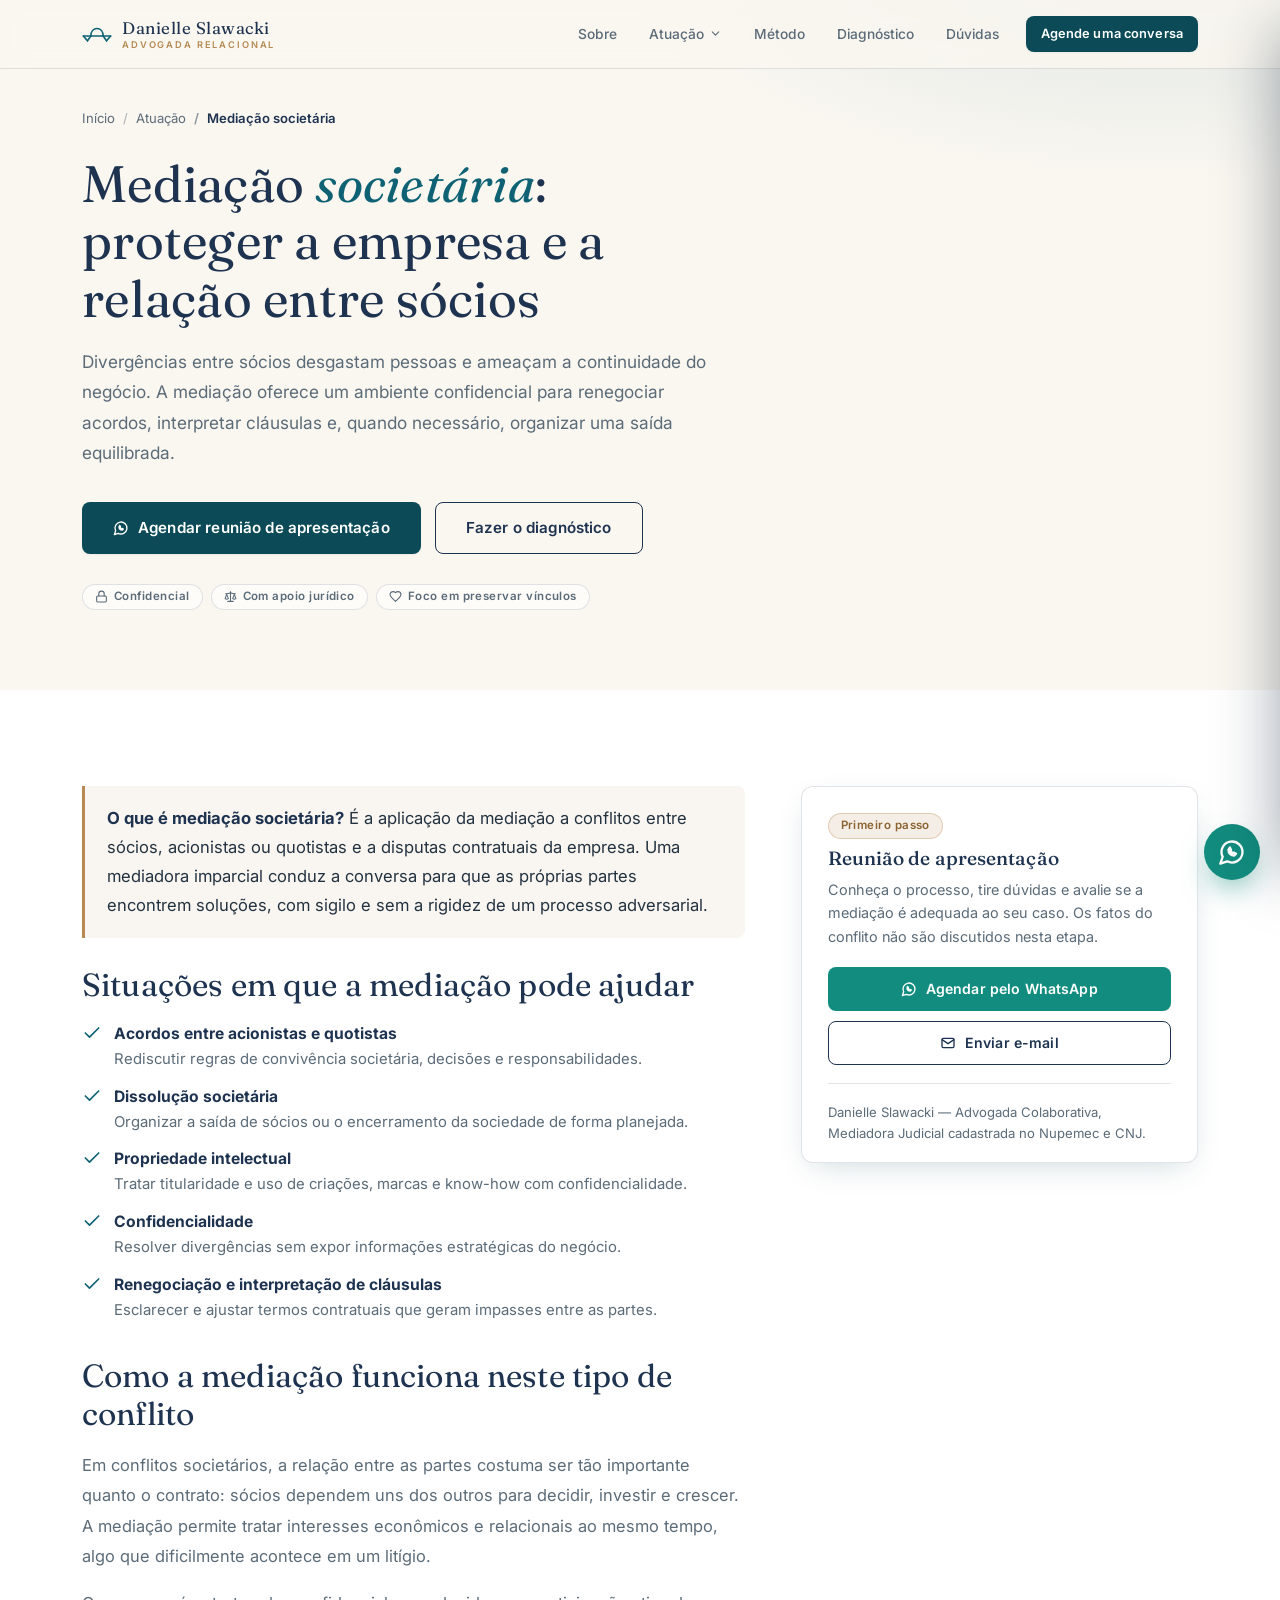
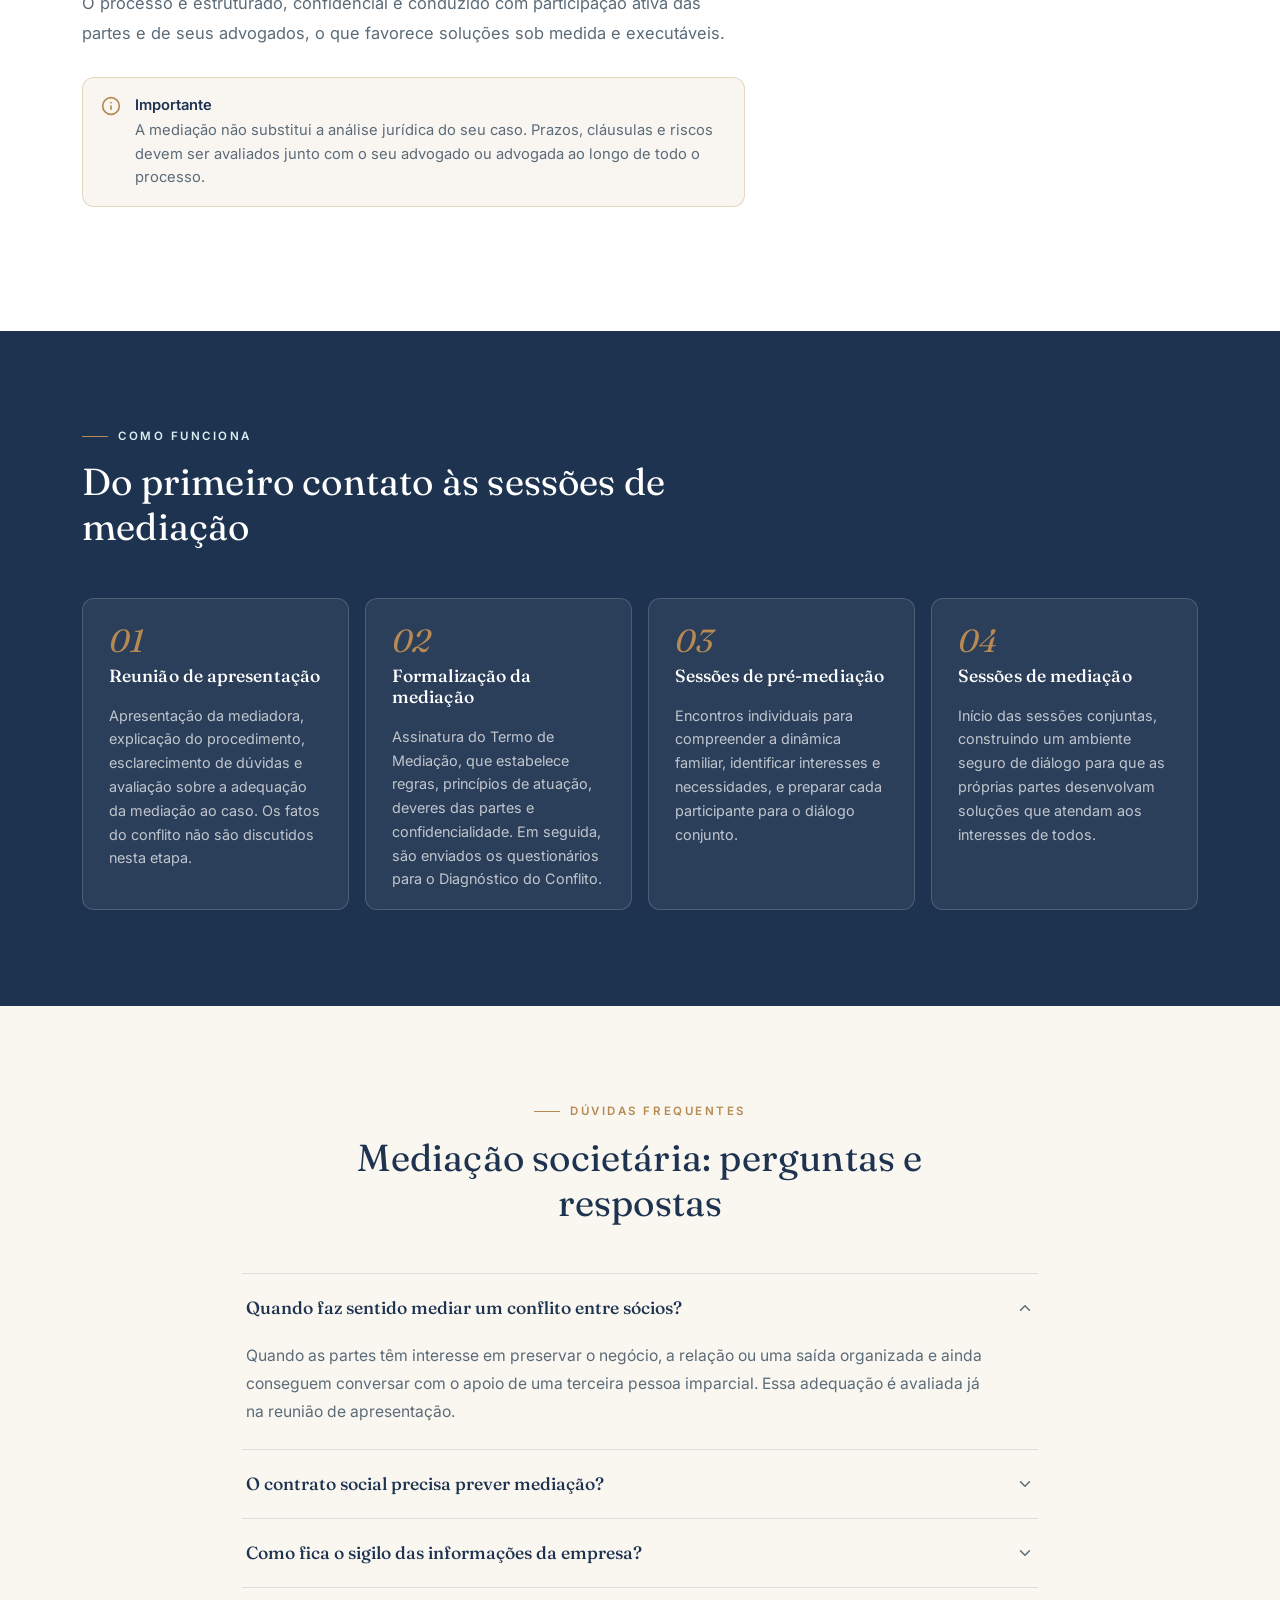
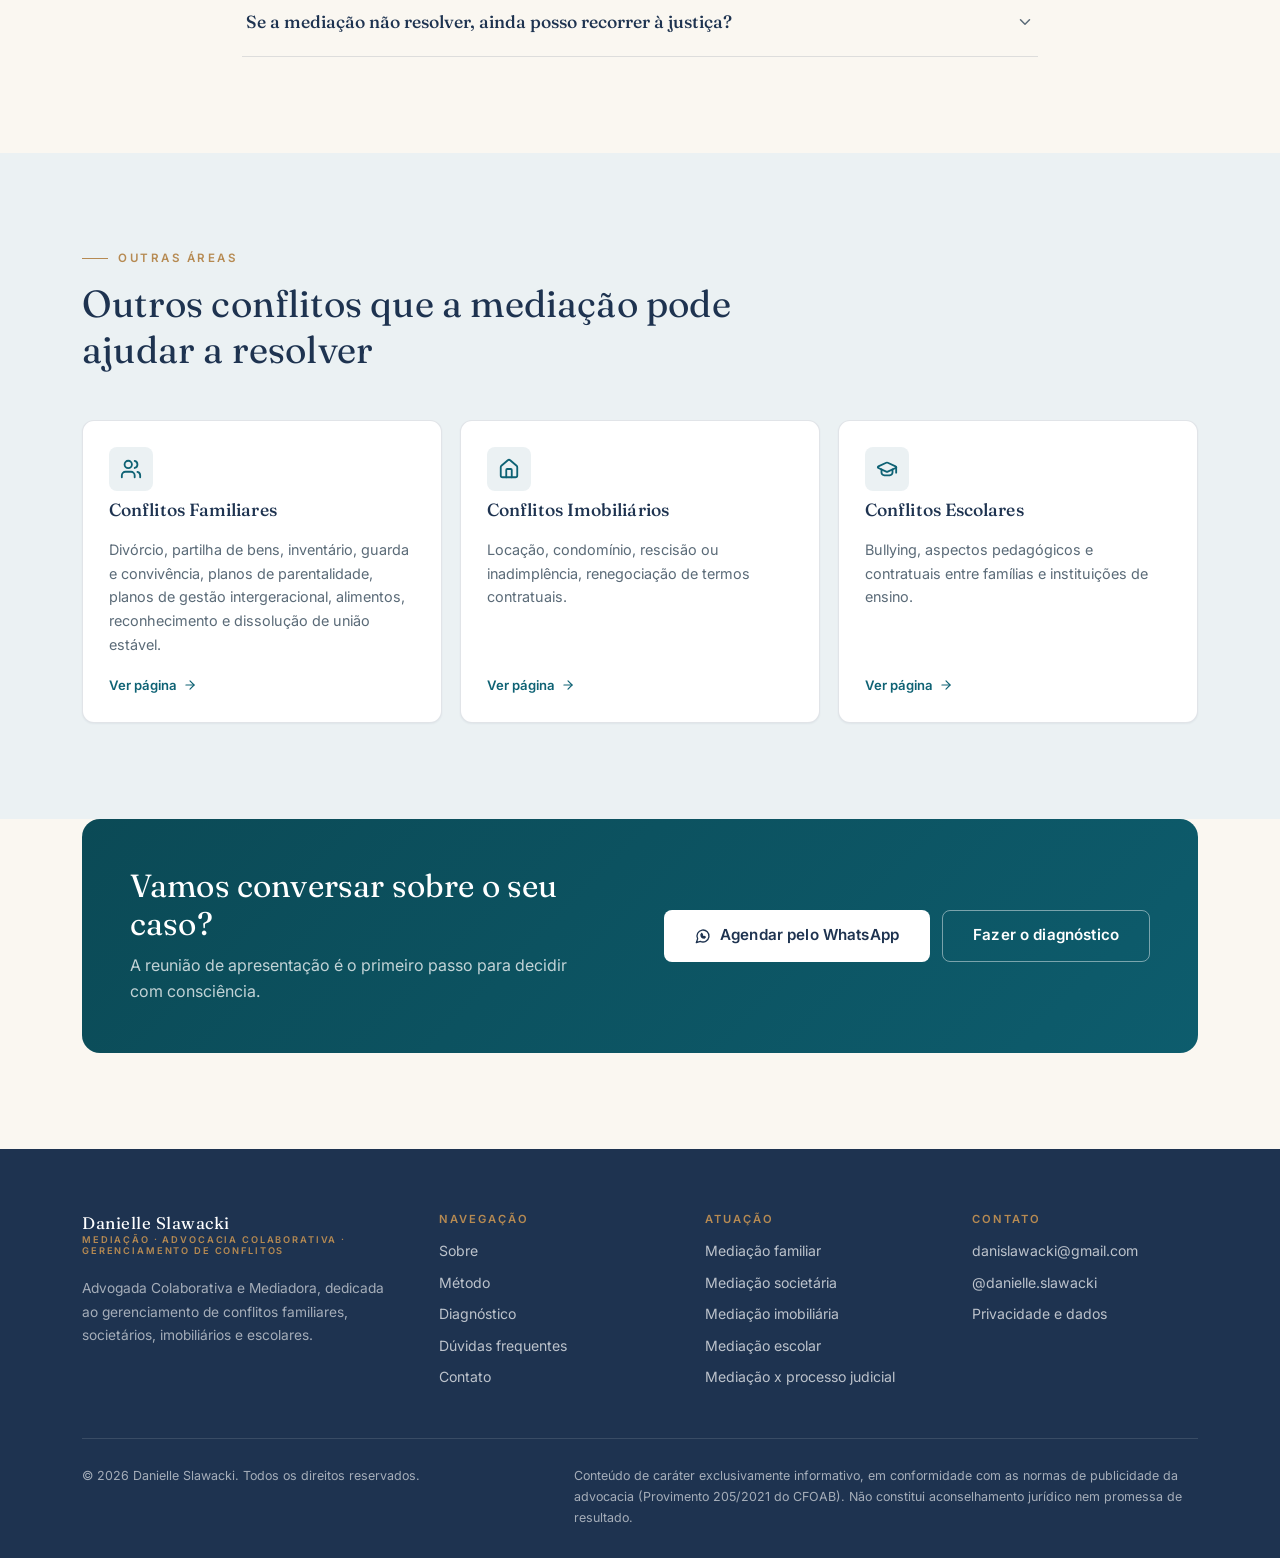
<file: mediacao-societaria.html>
<!DOCTYPE html>
<html lang="pt-BR" class="no-js">
<head>
<meta charset="UTF-8">
<meta name="viewport" content="width=device-width, initial-scale=1.0">
<title>Mediação Societária: conflitos entre sócios e empresas | Danielle Slawacki</title>
<meta name="description" content="Mediação societária para conflitos entre sócios, acionistas e quotistas: dissolução, cláusulas contratuais e confidencialidade. Reunião de apresentação.">
<link rel="canonical" href="https://slawacki.com.br/mediacao-societaria.html">
<link rel="alternate" hreflang="pt-BR" href="https://slawacki.com.br/mediacao-societaria.html">
<meta name="robots" content="index, follow, max-image-preview:large, max-snippet:-1">
<meta name="theme-color" content="#0B4A56">
<meta name="author" content="Danielle Slawacki">
<meta property="og:type" content="website">
<meta property="og:locale" content="pt_BR">
<meta property="og:site_name" content="Danielle Slawacki — Advogada Relacional">
<meta property="og:title" content="Mediação Societária: conflitos entre sócios e empresas | Danielle Slawacki">
<meta property="og:description" content="Mediação societária para conflitos entre sócios, acionistas e quotistas: dissolução, cláusulas contratuais e confidencialidade. Reunião de apresentação.">
<meta property="og:url" content="https://slawacki.com.br/mediacao-societaria.html">
<meta property="og:image" content="https://slawacki.com.br/og-image.jpg">
<meta property="og:image:width" content="1200">
<meta property="og:image:height" content="630">
<meta property="og:image:alt" content="Danielle Slawacki — Mediação e Advocacia Colaborativa">
<meta name="twitter:card" content="summary_large_image">
<meta name="twitter:title" content="Mediação Societária: conflitos entre sócios e empresas | Danielle Slawacki">
<meta name="twitter:description" content="Mediação societária para conflitos entre sócios, acionistas e quotistas: dissolução, cláusulas contratuais e confidencialidade. Reunião de apresentação.">
<meta name="twitter:image" content="https://slawacki.com.br/og-image.jpg">
<link rel="icon" href="favicon.svg" type="image/svg+xml">
<link rel="apple-touch-icon" href="og-image.jpg">
<link rel="preconnect" href="https://fonts.googleapis.com">
<link rel="preconnect" href="https://fonts.gstatic.com" crossorigin>
<link href="https://fonts.googleapis.com/css2?family=Fraunces:ital,opsz,wght@0,9..144,300;0,9..144,400;0,9..144,500;0,9..144,600;1,9..144,400;1,9..144,500&family=Inter:wght@300;400;500;600;700&display=swap" rel="stylesheet">
<link rel="stylesheet" href="ui.css?v=3">
<script type="application/ld+json">{"@context":"https://schema.org","@type":"Service","name":"Mediação societária","serviceType":"Mediação societária","description":"Mediação societária para conflitos entre sócios, acionistas e quotistas: dissolução, cláusulas contratuais e confidencialidade. Reunião de apresentação.","url":"https://slawacki.com.br/mediacao-societaria.html","provider":{"@id":"https://slawacki.com.br/#attorney"}}</script>
<script type="application/ld+json">{"@context":"https://schema.org","@type":"BreadcrumbList","itemListElement":[{"@type":"ListItem","position":1,"name":"Início","item":"https://slawacki.com.br/"},{"@type":"ListItem","position":2,"name":"Mediação societária","item":"https://slawacki.com.br/mediacao-societaria.html"}]}</script>
<script type="application/ld+json">{"@context":"https://schema.org","@type":"FAQPage","mainEntity":[{"@type":"Question","name":"Quando faz sentido mediar um conflito entre sócios?","acceptedAnswer":{"@type":"Answer","text":"Quando as partes têm interesse em preservar o negócio, a relação ou uma saída organizada e ainda conseguem conversar com o apoio de uma terceira pessoa imparcial. Essa adequação é avaliada já na reunião de apresentação."}},{"@type":"Question","name":"O contrato social precisa prever mediação?","acceptedAnswer":{"@type":"Answer","text":"Não necessariamente. Muitos contratos trazem cláusula de mediação, mas as partes podem optar pela mediação a qualquer momento, se estiverem de acordo."}},{"@type":"Question","name":"Como fica o sigilo das informações da empresa?","acceptedAnswer":{"@type":"Answer","text":"A confidencialidade é formalizada no Termo de Mediação, o que permite tratar temas sensíveis, como propriedade intelectual e informações estratégicas, com mais segurança."}},{"@type":"Question","name":"Se a mediação não resolver, ainda posso recorrer à justiça?","acceptedAnswer":{"@type":"Answer","text":"Sim. A mediação é voluntária e ninguém é obrigado a permanecer nela. Se não houver acordo, as demais vias, como a judicial ou a arbitral, continuam disponíveis."}}]}</script>
</head>
<body>
<a class="skip-link" href="#conteudo">Ir para o conteúdo</a>
<div class="scroll-progress" aria-hidden="true"></div>
<header class="site-header">
  <div class="container nav-wrap">
    <a href="index.html" class="brand" aria-label="Danielle Slawacki — página inicial"><svg viewBox="0 0 44 24" fill="none" aria-hidden="true"><path d="M13 15C13 8 17 4 22 4C27 4 31 8 31 15" stroke="#0E6274" stroke-width="2.4" stroke-linecap="round"/><path d="M2 15H42" stroke="#0E6274" stroke-width="2.4" stroke-linecap="round"/><path d="M2 15L8 22" stroke="#0E6274" stroke-width="2.4" stroke-linecap="round"/><path d="M13 15L8 22" stroke="#0E6274" stroke-width="2.4" stroke-linecap="round"/><path d="M31 15L36 22" stroke="#0E6274" stroke-width="2.4" stroke-linecap="round"/><path d="M42 15L36 22" stroke="#0E6274" stroke-width="2.4" stroke-linecap="round"/></svg><span class="brand-text">Danielle Slawacki<span>ADVOGADA RELACIONAL</span></span></a>
    <nav class="nav-links" aria-label="Principal">
      <a href="index.html#sobre">Sobre</a>
      <div class="nav-dd">
        <button type="button" aria-haspopup="true">Atuação <svg viewBox="0 0 24 24" fill="none" stroke="currentColor" stroke-width="2" stroke-linecap="round" stroke-linejoin="round" aria-hidden="true"><path d="m6 9 6 6 6-6"/></svg></button>
        <div class="dd-menu"><a class="dd-item" href="mediacao-familiar.html"><b>Conflitos Familiares</b><span>Divórcio…</span></a><a class="dd-item" href="mediacao-societaria.html"><b>Conflitos Societários</b><span>Acordos entre acionistas/quotistas…</span></a><a class="dd-item" href="mediacao-imobiliaria.html"><b>Conflitos Imobiliários</b><span>Locação…</span></a><a class="dd-item" href="mediacao-escolar.html"><b>Conflitos Escolares</b><span>Bullying…</span></a><a class="dd-item" href="mediacao-ou-processo-judicial.html"><b>Mediação ou processo judicial?</b><span>Guia comparativo para decidir o caminho</span></a></div>
      </div>
      <a href="index.html#metodo">Método</a>
      <a href="index.html#diagnostico">Diagnóstico</a>
      <a href="index.html#duvidas">Dúvidas</a>
      <span class="nav-cta-wrap"><a class="btn btn-default btn-sm" href="index.html#contato">Agende uma conversa</a></span>
    </nav>
    <button class="btn btn-ghost btn-icon menu-btn" type="button" data-sheet-open aria-label="Abrir menu"><svg viewBox="0 0 24 24" fill="none" stroke="currentColor" stroke-width="2" stroke-linecap="round" stroke-linejoin="round" aria-hidden="true"><path d="M4 12h16"/><path d="M4 6h16"/><path d="M4 18h16"/></svg></button>
  </div>
</header>
<div class="sheet-overlay"></div>
<aside class="sheet" id="sheet" aria-hidden="true" aria-label="Menu">
  <div class="sheet-head"><a href="index.html" class="brand"><svg viewBox="0 0 44 24" fill="none" aria-hidden="true"><path d="M13 15C13 8 17 4 22 4C27 4 31 8 31 15" stroke="#0E6274" stroke-width="2.4" stroke-linecap="round"/><path d="M2 15H42" stroke="#0E6274" stroke-width="2.4" stroke-linecap="round"/><path d="M2 15L8 22" stroke="#0E6274" stroke-width="2.4" stroke-linecap="round"/><path d="M13 15L8 22" stroke="#0E6274" stroke-width="2.4" stroke-linecap="round"/><path d="M31 15L36 22" stroke="#0E6274" stroke-width="2.4" stroke-linecap="round"/><path d="M42 15L36 22" stroke="#0E6274" stroke-width="2.4" stroke-linecap="round"/></svg><span class="brand-text">Danielle Slawacki<span>ADVOGADA RELACIONAL</span></span></a>
  <button class="btn btn-ghost btn-icon" type="button" data-sheet-close aria-label="Fechar menu"><svg viewBox="0 0 24 24" fill="none" stroke="currentColor" stroke-width="2" stroke-linecap="round" stroke-linejoin="round" aria-hidden="true"><path d="M18 6 6 18"/><path d="m6 6 12 12"/></svg></button></div>
  <a class="sheet-link" href="index.html#sobre">Sobre</a>
  <p class="sheet-label">Áreas de atuação</p>
  <a class="sheet-sub" href="mediacao-familiar.html">Conflitos Familiares</a><a class="sheet-sub" href="mediacao-societaria.html">Conflitos Societários</a><a class="sheet-sub" href="mediacao-imobiliaria.html">Conflitos Imobiliários</a><a class="sheet-sub" href="mediacao-escolar.html">Conflitos Escolares</a>
  <a class="sheet-sub" href="mediacao-ou-processo-judicial.html">Mediação ou processo judicial?</a>
  <p class="sheet-label">Mais</p>
  <a class="sheet-link" href="index.html#metodo">Método</a>
  <a class="sheet-link" href="index.html#diagnostico">Diagnóstico</a>
  <a class="sheet-link" href="index.html#duvidas">Dúvidas frequentes</a>
  <a class="btn btn-default btn-block" style="margin-top:18px" href="index.html#contato">Agende uma conversa</a>
</aside>

<main id="conteudo">
<section class="lp-hero">
  <div class="container">
    <nav class="breadcrumb" aria-label="Você está em"><ol><li><a href="index.html">Início</a></li><li><a href="index.html#atuacao">Atuação</a></li><li aria-current="page">Mediação societária</li></ol></nav>
    <h1>Mediação <em>societária</em>: proteger a empresa e a relação entre sócios</h1>
    <p class="lede">Divergências entre sócios desgastam pessoas e ameaçam a continuidade do negócio. A mediação oferece um ambiente confidencial para renegociar acordos, interpretar cláusulas e, quando necessário, organizar uma saída equilibrada.</p>
    <div class="hero-ctas">
      <a class="btn btn-default btn-lg" href="#" data-wa="Olá, Danielle! Vim pela página de mediação societária e gostaria de agendar uma reunião de apresentação."><svg viewBox="0 0 24 24" fill="none" stroke="currentColor" stroke-width="2" stroke-linecap="round" stroke-linejoin="round" aria-hidden="true"><path d="M7.9 20A9 9 0 1 0 4 16.1L2 22Z"/><path d="M9 10c0 3 2 5 5 5l1.5-1.5-2-1-1 .5c-.8-.4-1.4-1-1.8-1.8l.5-1-1-2z"/></svg> Agendar reunião de apresentação</a>
      <a class="btn btn-outline btn-lg" href="index.html?tipo=societario#diagnostico">Fazer o diagnóstico</a>
    </div>
    <div class="trust-row"><span class="badge badge-outline"><svg viewBox="0 0 24 24" fill="none" stroke="currentColor" stroke-width="2" stroke-linecap="round" stroke-linejoin="round" aria-hidden="true"><rect x="3" y="11" width="18" height="11" rx="2"/><path d="M7 11V7a5 5 0 0 1 10 0v4"/></svg> Confidencial</span><span class="badge badge-outline"><svg viewBox="0 0 24 24" fill="none" stroke="currentColor" stroke-width="2" stroke-linecap="round" stroke-linejoin="round" aria-hidden="true"><path d="m16 16 3-8 3 8c-.87.65-1.92 1-3 1s-2.13-.35-3-1Z"/><path d="m2 16 3-8 3 8c-.87.65-1.92 1-3 1s-2.13-.35-3-1Z"/><path d="M7 21h10"/><path d="M12 3v18"/><path d="M3 7h2c2 0 5-1 7-2 2 1 5 2 7 2h2"/></svg> Com apoio jurídico</span><span class="badge badge-outline"><svg viewBox="0 0 24 24" fill="none" stroke="currentColor" stroke-width="2" stroke-linecap="round" stroke-linejoin="round" aria-hidden="true"><path d="M19 14c1.49-1.46 3-3.21 3-5.5A5.5 5.5 0 0 0 16.5 3c-1.76 0-3 .5-4.5 2-1.5-1.5-2.74-2-4.5-2A5.5 5.5 0 0 0 2 8.5c0 2.3 1.5 4.05 3 5.5l7 7Z"/></svg> Foco em preservar vínculos</span></div>
  </div>
</section>

<section class="bg-white">
  <div class="container lp-grid">
    <div class="prose">
      <div class="answer-box reveal"><strong>O que é mediação societária?</strong> É a aplicação da mediação a conflitos entre sócios, acionistas ou quotistas e a disputas contratuais da empresa. Uma mediadora imparcial conduz a conversa para que as próprias partes encontrem soluções, com sigilo e sem a rigidez de um processo adversarial.</div>
      <div class="reveal"><h2>Situações em que a mediação pode ajudar</h2>
      <ul class="check-list" style="margin-bottom:34px"><li><svg viewBox="0 0 24 24" fill="none" stroke="currentColor" stroke-width="2" stroke-linecap="round" stroke-linejoin="round" aria-hidden="true"><path d="M20 6 9 17l-5-5"/></svg><div><strong style="color:var(--navy)">Acordos entre acionistas e quotistas</strong><br><span style="color:var(--muted-foreground);font-size:.93rem">Rediscutir regras de convivência societária, decisões e responsabilidades.</span></div></li><li><svg viewBox="0 0 24 24" fill="none" stroke="currentColor" stroke-width="2" stroke-linecap="round" stroke-linejoin="round" aria-hidden="true"><path d="M20 6 9 17l-5-5"/></svg><div><strong style="color:var(--navy)">Dissolução societária</strong><br><span style="color:var(--muted-foreground);font-size:.93rem">Organizar a saída de sócios ou o encerramento da sociedade de forma planejada.</span></div></li><li><svg viewBox="0 0 24 24" fill="none" stroke="currentColor" stroke-width="2" stroke-linecap="round" stroke-linejoin="round" aria-hidden="true"><path d="M20 6 9 17l-5-5"/></svg><div><strong style="color:var(--navy)">Propriedade intelectual</strong><br><span style="color:var(--muted-foreground);font-size:.93rem">Tratar titularidade e uso de criações, marcas e know-how com confidencialidade.</span></div></li><li><svg viewBox="0 0 24 24" fill="none" stroke="currentColor" stroke-width="2" stroke-linecap="round" stroke-linejoin="round" aria-hidden="true"><path d="M20 6 9 17l-5-5"/></svg><div><strong style="color:var(--navy)">Confidencialidade</strong><br><span style="color:var(--muted-foreground);font-size:.93rem">Resolver divergências sem expor informações estratégicas do negócio.</span></div></li><li><svg viewBox="0 0 24 24" fill="none" stroke="currentColor" stroke-width="2" stroke-linecap="round" stroke-linejoin="round" aria-hidden="true"><path d="M20 6 9 17l-5-5"/></svg><div><strong style="color:var(--navy)">Renegociação e interpretação de cláusulas</strong><br><span style="color:var(--muted-foreground);font-size:.93rem">Esclarecer e ajustar termos contratuais que geram impasses entre as partes.</span></div></li></ul></div>
      <div class="reveal"><h2>Como a mediação funciona neste tipo de conflito</h2><p>Em conflitos societários, a relação entre as partes costuma ser tão importante quanto o contrato: sócios dependem uns dos outros para decidir, investir e crescer. A mediação permite tratar interesses econômicos e relacionais ao mesmo tempo, algo que dificilmente acontece em um litígio.</p><p>O processo é estruturado, confidencial e conduzido com participação ativa das partes e de seus advogados, o que favorece soluções sob medida e executáveis.</p></div>
      <div class="alert alert-gold reveal" style="margin:28px 0"><svg viewBox="0 0 24 24" fill="none" stroke="currentColor" stroke-width="2" stroke-linecap="round" stroke-linejoin="round" aria-hidden="true"><circle cx="12" cy="12" r="10"/><path d="M12 16v-4"/><path d="M12 8h.01"/></svg><div><strong>Importante</strong>A mediação não substitui a análise jurídica do seu caso. Prazos, cláusulas e riscos devem ser avaliados junto com o seu advogado ou advogada ao longo de todo o processo.</div></div>
    </div>
    <aside class="lp-aside reveal">
      <div class="card" style="box-shadow:var(--shadow-md)">
        <div class="card-header"><span class="badge badge-gold" style="align-self:flex-start">Primeiro passo</span><h2 class="card-title">Reunião de apresentação</h2>
        <p class="card-description">Conheça o processo, tire dúvidas e avalie se a mediação é adequada ao seu caso. Os fatos do conflito não são discutidos nesta etapa.</p></div>
        <div class="card-content" style="display:flex;flex-direction:column;gap:10px">
          <a class="btn btn-whatsapp btn-block" href="#" data-wa="Olá, Danielle! Vim pela página de mediação societária e gostaria de agendar uma reunião de apresentação."><svg viewBox="0 0 24 24" fill="none" stroke="currentColor" stroke-width="2" stroke-linecap="round" stroke-linejoin="round" aria-hidden="true"><path d="M7.9 20A9 9 0 1 0 4 16.1L2 22Z"/><path d="M9 10c0 3 2 5 5 5l1.5-1.5-2-1-1 .5c-.8-.4-1.4-1-1.8-1.8l.5-1-1-2z"/></svg> Agendar pelo WhatsApp</a>
          <a class="btn btn-outline btn-block" href="mailto:danislawacki@gmail.com?subject=Reuni%C3%A3o%20de%20apresenta%C3%A7%C3%A3o%20-%20Mediação societária"><svg viewBox="0 0 24 24" fill="none" stroke="currentColor" stroke-width="2" stroke-linecap="round" stroke-linejoin="round" aria-hidden="true"><rect x="3" y="5" width="18" height="14" rx="2"/><path d="m3 7 9 6 9-6"/></svg> Enviar e-mail</a>
          <hr class="separator" style="margin:8px 0">
          <p style="font-size:.82rem;color:var(--muted-foreground)">Danielle Slawacki — Advogada Colaborativa, Mediadora Judicial cadastrada no Nupemec e CNJ.</p>
        </div>
      </div>
    </aside>
  </div>
</section>

<section class="bg-navy on-dark">
  <div class="container">
    <div class="section-head reveal"><div class="eyebrow">Como funciona</div><h2>Do primeiro contato às sessões de mediação</h2></div>
    <div class="steps reveal"><article class="card card-dark"><div class="card-header"><span class="step-num">01</span><h3 class="card-title card-title-sm">Reunião de apresentação</h3></div><div class="card-content"><p class="card-description">Apresentação da mediadora, explicação do procedimento, esclarecimento de dúvidas e avaliação sobre a adequação da mediação ao caso. Os fatos do conflito não são discutidos nesta etapa.</p></div></article><article class="card card-dark"><div class="card-header"><span class="step-num">02</span><h3 class="card-title card-title-sm">Formalização da mediação</h3></div><div class="card-content"><p class="card-description">Assinatura do Termo de Mediação, que estabelece regras, princípios de atuação, deveres das partes e confidencialidade. Em seguida, são enviados os questionários para o Diagnóstico do Conflito.</p></div></article><article class="card card-dark"><div class="card-header"><span class="step-num">03</span><h3 class="card-title card-title-sm">Sessões de pré-mediação</h3></div><div class="card-content"><p class="card-description">Encontros individuais para compreender a dinâmica familiar, identificar interesses e necessidades, e preparar cada participante para o diálogo conjunto.</p></div></article><article class="card card-dark"><div class="card-header"><span class="step-num">04</span><h3 class="card-title card-title-sm">Sessões de mediação</h3></div><div class="card-content"><p class="card-description">Início das sessões conjuntas, construindo um ambiente seguro de diálogo para que as próprias partes desenvolvam soluções que atendam aos interesses de todos.</p></div></article></div>
  </div>
</section>

<section>
  <div class="container" style="max-width:860px">
    <div class="section-head center reveal"><div class="eyebrow">Dúvidas frequentes</div><h2>Mediação societária: perguntas e respostas</h2></div>
    <div class="reveal"><div class="accordion">
<details class="acc-item" name="faq-societario" open><summary>Quando faz sentido mediar um conflito entre sócios?<svg viewBox="0 0 24 24" fill="none" stroke="currentColor" stroke-width="2" stroke-linecap="round" stroke-linejoin="round" aria-hidden="true"><path d="m6 9 6 6 6-6"/></svg></summary><div class="acc-content">Quando as partes têm interesse em preservar o negócio, a relação ou uma saída organizada e ainda conseguem conversar com o apoio de uma terceira pessoa imparcial. Essa adequação é avaliada já na reunião de apresentação.</div></details>
<details class="acc-item" name="faq-societario"><summary>O contrato social precisa prever mediação?<svg viewBox="0 0 24 24" fill="none" stroke="currentColor" stroke-width="2" stroke-linecap="round" stroke-linejoin="round" aria-hidden="true"><path d="m6 9 6 6 6-6"/></svg></summary><div class="acc-content">Não necessariamente. Muitos contratos trazem cláusula de mediação, mas as partes podem optar pela mediação a qualquer momento, se estiverem de acordo.</div></details>
<details class="acc-item" name="faq-societario"><summary>Como fica o sigilo das informações da empresa?<svg viewBox="0 0 24 24" fill="none" stroke="currentColor" stroke-width="2" stroke-linecap="round" stroke-linejoin="round" aria-hidden="true"><path d="m6 9 6 6 6-6"/></svg></summary><div class="acc-content">A confidencialidade é formalizada no Termo de Mediação, o que permite tratar temas sensíveis, como propriedade intelectual e informações estratégicas, com mais segurança.</div></details>
<details class="acc-item" name="faq-societario"><summary>Se a mediação não resolver, ainda posso recorrer à justiça?<svg viewBox="0 0 24 24" fill="none" stroke="currentColor" stroke-width="2" stroke-linecap="round" stroke-linejoin="round" aria-hidden="true"><path d="m6 9 6 6 6-6"/></svg></summary><div class="acc-content">Sim. A mediação é voluntária e ninguém é obrigado a permanecer nela. Se não houver acordo, as demais vias, como a judicial ou a arbitral, continuam disponíveis.</div></details>
</div></div>
  </div>
</section>

<section class="bg-secondary">
  <div class="container">
    <div class="section-head reveal"><div class="eyebrow">Outras áreas</div><h2>Outros conflitos que a mediação pode ajudar a resolver</h2></div>
    <div class="grid-3 reveal"><article class="card card-hover"><div class="card-header"><div class="icon-box"><svg viewBox="0 0 24 24" fill="none" stroke="currentColor" stroke-width="2" stroke-linecap="round" stroke-linejoin="round" aria-hidden="true"><path d="M16 21v-2a4 4 0 0 0-4-4H6a4 4 0 0 0-4 4v2"/><circle cx="9" cy="7" r="4"/><path d="M22 21v-2a4 4 0 0 0-3-3.87"/><path d="M16 3.13a4 4 0 0 1 0 7.75"/></svg></div><h3 class="card-title card-title-sm">Conflitos Familiares</h3></div>
<div class="card-content"><p class="card-description">Divórcio, partilha de bens, inventário, guarda e convivência, planos de parentalidade, planos de gestão intergeracional, alimentos, reconhecimento e dissolução de união estável.</p></div><div class="card-footer"><a class="link-arrow" href="mediacao-familiar.html">Ver página <svg viewBox="0 0 24 24" fill="none" stroke="currentColor" stroke-width="2" stroke-linecap="round" stroke-linejoin="round" aria-hidden="true"><path d="M5 12h14"/><path d="m12 5 7 7-7 7"/></svg></a></div></article><article class="card card-hover"><div class="card-header"><div class="icon-box"><svg viewBox="0 0 24 24" fill="none" stroke="currentColor" stroke-width="2" stroke-linecap="round" stroke-linejoin="round" aria-hidden="true"><path d="M15 21v-8a1 1 0 0 0-1-1h-4a1 1 0 0 0-1 1v8"/><path d="M3 10a2 2 0 0 1 .709-1.528l7-5.999a2 2 0 0 1 2.582 0l7 5.999A2 2 0 0 1 21 10v9a2 2 0 0 1-2 2H5a2 2 0 0 1-2-2z"/></svg></div><h3 class="card-title card-title-sm">Conflitos Imobiliários</h3></div>
<div class="card-content"><p class="card-description">Locação, condomínio, rescisão ou inadimplência, renegociação de termos contratuais.</p></div><div class="card-footer"><a class="link-arrow" href="mediacao-imobiliaria.html">Ver página <svg viewBox="0 0 24 24" fill="none" stroke="currentColor" stroke-width="2" stroke-linecap="round" stroke-linejoin="round" aria-hidden="true"><path d="M5 12h14"/><path d="m12 5 7 7-7 7"/></svg></a></div></article><article class="card card-hover"><div class="card-header"><div class="icon-box"><svg viewBox="0 0 24 24" fill="none" stroke="currentColor" stroke-width="2" stroke-linecap="round" stroke-linejoin="round" aria-hidden="true"><path d="M21.42 10.922a1 1 0 0 0-.019-1.838L12.83 5.18a2 2 0 0 0-1.66 0L2.6 9.08a1 1 0 0 0 0 1.832l8.57 3.908a2 2 0 0 0 1.66 0z"/><path d="M22 10v6"/><path d="M6 12.5V16a6 3 0 0 0 12 0v-3.5"/></svg></div><h3 class="card-title card-title-sm">Conflitos Escolares</h3></div>
<div class="card-content"><p class="card-description">Bullying, aspectos pedagógicos e contratuais entre famílias e instituições de ensino.</p></div><div class="card-footer"><a class="link-arrow" href="mediacao-escolar.html">Ver página <svg viewBox="0 0 24 24" fill="none" stroke="currentColor" stroke-width="2" stroke-linecap="round" stroke-linejoin="round" aria-hidden="true"><path d="M5 12h14"/><path d="m12 5 7 7-7 7"/></svg></a></div></article></div>
  </div>
</section>

<section style="padding-top:0"><div class="container reveal"><div class="cta-band">
  <div><h2>Vamos conversar sobre o seu caso?</h2><p>A reunião de apresentação é o primeiro passo para decidir com consciência.</p></div>
  <div class="cta-actions"><a class="btn btn-light btn-lg" href="#" data-wa="Olá, Danielle! Vim pela página de mediação societária e gostaria de agendar uma reunião de apresentação."><svg viewBox="0 0 24 24" fill="none" stroke="currentColor" stroke-width="2" stroke-linecap="round" stroke-linejoin="round" aria-hidden="true"><path d="M7.9 20A9 9 0 1 0 4 16.1L2 22Z"/><path d="M9 10c0 3 2 5 5 5l1.5-1.5-2-1-1 .5c-.8-.4-1.4-1-1.8-1.8l.5-1-1-2z"/></svg> Agendar pelo WhatsApp</a>
  <a class="btn btn-outline-light btn-lg" href="index.html?tipo=societario#diagnostico">Fazer o diagnóstico</a></div></div></div></section>
</main>
<footer class="site-footer">
  <div class="container">
    <div class="footer-top">
      <div>
        <span class="brand-text" style="display:inline-block">Danielle Slawacki<span>MEDIAÇÃO · ADVOCACIA COLABORATIVA · GERENCIAMENTO DE CONFLITOS</span></span>
        <p class="footer-about">Advogada Colaborativa e Mediadora, dedicada ao gerenciamento de conflitos familiares, societários, imobiliários e escolares.</p>
      </div>
      <div><h4>Navegação</h4><ul>
        <li><a href="index.html#sobre">Sobre</a></li><li><a href="index.html#metodo">Método</a></li><li><a href="index.html#diagnostico">Diagnóstico</a></li><li><a href="index.html#duvidas">Dúvidas frequentes</a></li><li><a href="index.html#contato">Contato</a></li></ul></div>
      <div><h4>Atuação</h4><ul><li><a href="mediacao-familiar.html">Mediação familiar</a></li><li><a href="mediacao-societaria.html">Mediação societária</a></li><li><a href="mediacao-imobiliaria.html">Mediação imobiliária</a></li><li><a href="mediacao-escolar.html">Mediação escolar</a></li><li><a href="mediacao-ou-processo-judicial.html">Mediação x processo judicial</a></li></ul></div>
      <div><h4>Contato</h4><ul>
        <li><a href="mailto:danislawacki@gmail.com">danislawacki@gmail.com</a></li>
        <li><a href="https://www.instagram.com/danielle.slawacki/" target="_blank" rel="noopener">@danielle.slawacki</a></li>
        <li><button type="button" data-dialog-open="dlg-privacidade">Privacidade e dados</button></li></ul></div>
    </div>
    <div class="footer-bottom">
      <p>© 2026 Danielle Slawacki. Todos os direitos reservados.</p>
      <p>Conteúdo de caráter exclusivamente informativo, em conformidade com as normas de publicidade da advocacia (Provimento 205/2021 do CFOAB). Não constitui aconselhamento jurídico nem promessa de resultado.</p>
    </div>
  </div>
</footer>

<dialog class="dialog" id="dlg-privacidade" aria-labelledby="dlg-privacidade-t">
  <div class="dialog-header"><h2 class="dialog-title" id="dlg-privacidade-t">Privacidade e dados</h2>
  <p class="dialog-description">Como este site trata as suas informações.</p></div>
  <div class="dialog-body">
    <p><strong>Sem formulários, sem cadastro.</strong> O site não pede dados pessoais e não armazena as respostas do diagnóstico em servidor. As respostas ficam apenas no seu navegador, durante o uso.</p>
    <p><strong>Você decide o que enviar.</strong> Somente se clicar em WhatsApp ou e-mail, um resumo do diagnóstico será incluído na mensagem, que você pode revisar e editar antes de enviar.</p>
    <p><strong>Origem do acesso.</strong> Para entender de qual canal você chegou (por exemplo, um link de campanha), o site pode guardar, apenas na sessão do seu navegador, parâmetros como utm_source. Esses dados podem ser mencionados na mensagem de contato.</p>
    <p><strong>Hospedagem.</strong> A plataforma de hospedagem pode registrar logs técnicos de acesso (como endereço IP e data), por segurança e estabilidade.</p>
    <p>Dados enviados por você por WhatsApp ou e-mail são tratados conforme a LGPD e utilizados apenas para o atendimento.</p>
  </div>
  <div class="dialog-footer"><button class="btn btn-default btn-sm" type="button" data-dialog-close>Entendi</button></div>
</dialog>

<div class="toaster" aria-live="polite"></div>
<button class="btn to-top" type="button" aria-label="Voltar ao topo" data-tip="Voltar ao topo"><svg viewBox="0 0 24 24" fill="none" stroke="currentColor" stroke-width="2" stroke-linecap="round" stroke-linejoin="round" aria-hidden="true"><path d="m5 12 7-7 7 7"/><path d="M12 19V5"/></svg></button>
<a class="fab" href="#" data-wa="Olá, Danielle! Gostaria de agendar uma reunião de apresentação." aria-label="Conversar pelo WhatsApp" data-tip="Conversar no WhatsApp"><svg viewBox="0 0 24 24" fill="none" stroke="currentColor" stroke-width="2" stroke-linecap="round" stroke-linejoin="round" aria-hidden="true"><path d="M7.9 20A9 9 0 1 0 4 16.1L2 22Z"/><path d="M9 10c0 3 2 5 5 5l1.5-1.5-2-1-1 .5c-.8-.4-1.4-1-1.8-1.8l.5-1-1-2z"/></svg></a>
<div class="mobile-bar">
  <a class="btn btn-whatsapp" href="#" data-wa="Olá, Danielle! Gostaria de agendar uma reunião de apresentação."><svg viewBox="0 0 24 24" fill="none" stroke="currentColor" stroke-width="2" stroke-linecap="round" stroke-linejoin="round" aria-hidden="true"><path d="M7.9 20A9 9 0 1 0 4 16.1L2 22Z"/><path d="M9 10c0 3 2 5 5 5l1.5-1.5-2-1-1 .5c-.8-.4-1.4-1-1.8-1.8l.5-1-1-2z"/></svg> WhatsApp</a>
  <a class="btn btn-default" href="index.html#diagnostico">Diagnóstico</a>
</div>
<script src="ui.js?v=2" defer></script>
</body>
</html>
</file>
<file: ui.css>
/* =========================================================
   Danielle Slawacki — Design system
   Componentes no padrão shadcn/ui (tokens + variantes), em CSS puro.
   Paleta da marca mapeada para os tokens do shadcn.
   ========================================================= */
:root{
  --background:#FAF7F1;
  --foreground:#233240;
  --card:#FFFFFF;
  --card-foreground:#233240;
  --popover:#FFFFFF;
  --primary:#0B4A56;
  --primary-hover:#1E3350;
  --primary-foreground:#FFFFFF;
  --secondary:#EBF1F3;
  --secondary-foreground:#1E3350;
  --muted:#F2ECE1;
  --muted-foreground:#5B6B78;
  --accent:#B68A52;
  --accent-foreground:#FFFFFF;
  --teal:#0E6274;
  --teal-soft:#2E8494;
  --navy:#1E3350;
  --sage:#A9BEC9;
  --border:rgba(30,51,80,.13);
  --input:rgba(30,51,80,.2);
  --ring:#0E6274;
  --radius:.75rem;
  --radius-sm:.5rem;
  --shadow-sm:0 1px 2px rgba(30,51,80,.06);
  --shadow-md:0 10px 30px -12px rgba(11,74,86,.25);
  --shadow-lg:0 30px 60px -30px rgba(11,74,86,.35);
  --serif:'Fraunces',Georgia,serif;
  --sans:'Inter',system-ui,-apple-system,'Segoe UI',sans-serif;
  --header-h:68px;
}

*{box-sizing:border-box;margin:0;padding:0;}
html{scroll-behavior:smooth;scroll-padding-top:84px;}
body{font-family:var(--sans);color:var(--foreground);background:var(--background);line-height:1.6;-webkit-font-smoothing:antialiased;overflow-x:hidden;}
img,svg{max-width:100%;display:block;}
a{color:inherit;text-decoration:none;}
ul,ol{list-style:none;}
button{font-family:inherit;}
h1,h2,h3,h4{font-family:var(--serif);color:var(--navy);font-weight:500;letter-spacing:.005em;line-height:1.2;}
:focus-visible{outline:2px solid var(--ring);outline-offset:2px;border-radius:4px;}
.container{max-width:1180px;margin:0 auto;padding:0 32px;}
@media (max-width:640px){.container{padding:0 20px;}}
.sr-only{position:absolute;width:1px;height:1px;overflow:hidden;clip:rect(0 0 0 0);white-space:nowrap;}
.skip-link{position:absolute;left:12px;top:-60px;background:var(--primary);color:#fff;padding:10px 16px;border-radius:var(--radius-sm);z-index:300;font-size:.85rem;font-weight:600;}
.skip-link:focus{top:12px;}

/* ---------- Button ---------- */
.btn{display:inline-flex;align-items:center;justify-content:center;gap:9px;white-space:nowrap;font-size:.88rem;font-weight:600;letter-spacing:.01em;
  height:44px;padding:0 22px;border-radius:var(--radius-sm);border:1px solid transparent;cursor:pointer;transition:background .2s,color .2s,border-color .2s,transform .2s,box-shadow .2s;}
.btn svg{width:16px;height:16px;flex-shrink:0;}
.btn:active{transform:translateY(1px);}
.btn-default{background:var(--primary);color:var(--primary-foreground);box-shadow:var(--shadow-sm);}
.btn-default:hover{background:var(--primary-hover);box-shadow:var(--shadow-md);}
.btn-secondary{background:var(--secondary);color:var(--secondary-foreground);}
.btn-secondary:hover{background:#dde8ec;}
.btn-outline{border-color:var(--navy);color:var(--navy);background:transparent;}
.btn-outline:hover{background:var(--navy);color:#fff;}
.btn-ghost{color:var(--navy);background:transparent;}
.btn-ghost:hover{background:var(--secondary);}
.btn-link{color:var(--teal);height:auto;padding:0;background:transparent;border:0;box-shadow:none;}
.btn-link:hover{text-decoration:underline;text-underline-offset:4px;}
.btn-light{background:#fff;color:var(--navy);border-color:rgba(255,255,255,.6);}
.btn-light:hover{background:var(--secondary);}
.btn-outline-light{border-color:rgba(255,255,255,.45);color:#fff;background:transparent;}
.btn-outline-light:hover{background:rgba(255,255,255,.12);}
.btn-whatsapp{background:#128C7E;color:#fff;}
.btn-whatsapp:hover{background:#0b7266;}
.btn-sm{height:36px;padding:0 14px;font-size:.8rem;}
.btn-lg{height:52px;padding:0 30px;font-size:.95rem;}
.btn-block{width:100%;}
.btn-icon{width:44px;padding:0;}

/* ---------- Badge ---------- */
.badge{display:inline-flex;align-items:center;gap:6px;border-radius:999px;padding:5px 12px;font-size:.72rem;font-weight:600;letter-spacing:.04em;border:1px solid transparent;line-height:1.2;}
.badge svg{width:13px;height:13px;}
.badge-secondary{background:var(--secondary);color:var(--secondary-foreground);}
.badge-outline{border-color:var(--border);color:var(--muted-foreground);background:rgba(255,255,255,.6);}
.badge-gold{background:rgba(182,138,82,.14);color:#8a6330;border-color:rgba(182,138,82,.35);}
.badge-dark{background:rgba(255,255,255,.1);color:#fff;border-color:rgba(255,255,255,.22);}

/* ---------- Eyebrow ---------- */
.eyebrow{font-size:.72rem;letter-spacing:.22em;text-transform:uppercase;color:var(--accent);font-weight:600;margin-bottom:14px;display:flex;align-items:center;gap:10px;}
.eyebrow::before{content:'';width:26px;height:1px;background:var(--accent);}
.center .eyebrow{justify-content:center;}

/* ---------- Card ---------- */
.card{background:var(--card);color:var(--card-foreground);border:1px solid var(--border);border-radius:var(--radius);box-shadow:var(--shadow-sm);display:flex;flex-direction:column;}
.card-header{padding:26px 26px 0;display:flex;flex-direction:column;gap:8px;}
.card-title{font-size:1.2rem;font-weight:500;}
.card-description{font-size:.9rem;color:var(--muted-foreground);line-height:1.65;}
.card-content{padding:18px 26px;flex:1;}
.card-footer{padding:0 26px 26px;display:flex;gap:10px;align-items:center;flex-wrap:wrap;}
.card-hover{transition:transform .25s,box-shadow .25s,border-color .25s;}
.card-hover:hover{transform:translateY(-3px);box-shadow:var(--shadow-md);border-color:rgba(14,98,116,.35);}
.card-dark{background:rgba(255,255,255,.06);border-color:rgba(255,255,255,.16);color:#fff;box-shadow:none;}
.card-dark .card-title{color:#fff;}
.card-dark .card-description{color:rgba(255,255,255,.7);}
.icon-box{width:44px;height:44px;border-radius:var(--radius-sm);background:var(--secondary);color:var(--teal);display:flex;align-items:center;justify-content:center;}
.icon-box svg{width:22px;height:22px;}
.card-dark .icon-box{background:rgba(255,255,255,.1);color:#DCEFF3;}

/* ---------- Alert ---------- */
.alert{display:flex;gap:14px;align-items:flex-start;border:1px solid var(--border);border-radius:var(--radius);padding:16px 18px;background:var(--card);font-size:.92rem;color:var(--muted-foreground);}
.alert svg{width:20px;height:20px;color:var(--teal);flex-shrink:0;margin-top:2px;}
.alert strong{color:var(--navy);font-weight:600;display:block;margin-bottom:2px;}
.alert-gold{background:rgba(182,138,82,.08);border-color:rgba(182,138,82,.3);}
.alert-gold svg{color:var(--accent);}

/* ---------- Separator / Progress ---------- */
.separator{height:1px;background:var(--border);border:0;width:100%;}
.progress{height:6px;background:var(--secondary);border-radius:999px;overflow:hidden;}
.progress>div{height:100%;background:var(--teal);border-radius:999px;transition:width .4s ease;}

/* ---------- Accordion ---------- */
.accordion{border-top:1px solid var(--border);}
.acc-item{border-bottom:1px solid var(--border);}
.acc-item summary{list-style:none;cursor:pointer;display:flex;justify-content:space-between;align-items:center;gap:20px;padding:20px 4px;font-family:var(--serif);font-size:1.1rem;color:var(--navy);font-weight:500;transition:color .2s;}
.acc-item summary::-webkit-details-marker{display:none;}
.acc-item summary:hover{color:var(--teal);}
.acc-item summary svg{width:18px;height:18px;flex-shrink:0;transition:transform .25s;color:var(--muted-foreground);}
.acc-item[open] summary svg{transform:rotate(180deg);}
.acc-content{padding:0 4px 22px;color:var(--muted-foreground);font-size:.98rem;line-height:1.8;max-width:75ch;animation:accIn .25s ease;}
.acc-content a{color:var(--teal);text-decoration:underline;text-underline-offset:3px;}
@keyframes accIn{from{opacity:0;transform:translateY(-4px);}to{opacity:1;transform:none;}}

/* ---------- Tabs ---------- */
.tabs-list{display:inline-flex;gap:4px;padding:5px;background:var(--muted);border-radius:var(--radius);flex-wrap:wrap;}
.tabs-trigger{border:0;background:transparent;padding:10px 20px;border-radius:var(--radius-sm);font-size:.88rem;font-weight:600;color:var(--muted-foreground);cursor:pointer;transition:all .2s;}
.tabs-trigger:hover{color:var(--navy);}
.tabs-trigger[aria-selected="true"]{background:var(--card);color:var(--navy);box-shadow:var(--shadow-sm);}
.tabs-content{margin-top:26px;display:none;}
.tabs-content.active{display:block;animation:accIn .3s ease;}

/* ---------- Table ---------- */
.table-wrap{border:1px solid var(--border);border-radius:var(--radius);overflow:auto;background:var(--card);}
table{width:100%;border-collapse:collapse;font-size:.94rem;min-width:560px;}
th,td{text-align:left;padding:16px 20px;border-bottom:1px solid var(--border);vertical-align:top;}
th{font-size:.74rem;letter-spacing:.12em;text-transform:uppercase;color:var(--muted-foreground);font-weight:600;background:var(--muted);}
tr:last-child td{border-bottom:0;}
td:first-child{font-weight:600;color:var(--navy);width:24%;}
td.hl{background:rgba(14,98,116,.05);}

/* ---------- Dialog (native <dialog>) ---------- */
dialog.dialog{border:1px solid var(--border);border-radius:var(--radius);padding:0;max-width:min(520px,calc(100vw - 32px));width:100%;background:var(--popover);color:var(--foreground);box-shadow:0 40px 80px -20px rgba(11,30,50,.45);margin:auto;}
dialog.dialog::backdrop{background:rgba(15,30,45,.55);backdrop-filter:blur(4px);}
dialog.dialog[open]{animation:dlgIn .25s ease;}
@keyframes dlgIn{from{opacity:0;transform:translateY(10px) scale(.98);}to{opacity:1;transform:none;}}
.dialog-header{padding:26px 26px 6px;}
.dialog-title{font-size:1.3rem;}
.dialog-description{margin-top:8px;font-size:.92rem;color:var(--muted-foreground);}
.dialog-body{padding:14px 26px;font-size:.93rem;color:var(--muted-foreground);line-height:1.75;display:flex;flex-direction:column;gap:12px;max-height:55vh;overflow:auto;}
.dialog-body strong{color:var(--navy);}
.dialog-footer{padding:12px 26px 24px;display:flex;justify-content:flex-end;gap:10px;flex-wrap:wrap;}
.dialog-close{position:absolute;right:14px;top:14px;}

/* ---------- Sheet (menu mobile) ---------- */
.sheet-overlay{position:fixed;inset:0;background:rgba(15,30,45,.5);backdrop-filter:blur(3px);opacity:0;pointer-events:none;transition:opacity .25s;z-index:190;}
.sheet-overlay.open{opacity:1;pointer-events:auto;}
.sheet{position:fixed;top:0;right:0;bottom:0;width:min(340px,88vw);background:var(--background);z-index:200;transform:translateX(100%);transition:transform .3s ease;padding:22px 22px 28px;display:flex;flex-direction:column;gap:6px;overflow:auto;box-shadow:-30px 0 60px -30px rgba(11,30,50,.4);}
.sheet.open{transform:none;}
.sheet-head{display:flex;justify-content:space-between;align-items:center;margin-bottom:12px;}
.sheet a.sheet-link{padding:13px 4px;border-bottom:1px solid var(--border);font-weight:500;color:var(--foreground);font-size:.98rem;}
.sheet .sheet-label{font-size:.68rem;letter-spacing:.18em;text-transform:uppercase;color:var(--accent);font-weight:600;margin:16px 0 2px;}
.sheet a.sheet-sub{padding:11px 4px 11px 14px;color:var(--muted-foreground);font-size:.92rem;border-bottom:1px solid var(--border);}

/* ---------- Tooltip ---------- */
[data-tip]{position:relative;}
[data-tip]::after{content:attr(data-tip);position:absolute;left:50%;bottom:calc(100% + 8px);transform:translateX(-50%) translateY(4px);background:var(--navy);color:#fff;font-size:.74rem;font-weight:500;padding:6px 10px;border-radius:6px;white-space:nowrap;opacity:0;pointer-events:none;transition:opacity .18s,transform .18s;z-index:20;}
[data-tip]:hover::after,[data-tip]:focus-visible::after{opacity:1;transform:translateX(-50%);}

/* ---------- Toast ---------- */
.toaster{position:fixed;left:50%;bottom:92px;transform:translateX(-50%);z-index:400;display:flex;flex-direction:column;gap:10px;align-items:center;pointer-events:none;}
.toast{background:var(--navy);color:#fff;padding:12px 18px;border-radius:var(--radius-sm);font-size:.86rem;box-shadow:var(--shadow-md);animation:toastIn .3s ease;}
@keyframes toastIn{from{opacity:0;transform:translateY(10px);}to{opacity:1;transform:none;}}

/* ---------- Breadcrumb ---------- */
.breadcrumb ol{display:flex;gap:8px;align-items:center;flex-wrap:wrap;font-size:.82rem;color:var(--muted-foreground);}
.breadcrumb li+li::before{content:'/';margin-right:8px;opacity:.5;}
.breadcrumb a:hover{color:var(--teal);text-decoration:underline;}
.breadcrumb [aria-current]{color:var(--navy);font-weight:600;}

/* ---------- Header / navegação ---------- */
.scroll-progress{position:fixed;top:0;left:0;height:3px;width:0;background:linear-gradient(90deg,var(--teal),var(--accent));z-index:300;}
header.site-header{position:fixed;top:0;left:0;right:0;z-index:100;background:rgba(250,247,241,.82);backdrop-filter:blur(12px);border-bottom:1px solid var(--border);transition:box-shadow .3s,background .3s;}
header.site-header.scrolled{box-shadow:0 8px 30px -18px rgba(11,30,50,.35);background:rgba(250,247,241,.94);}
.nav-wrap{display:flex;align-items:center;justify-content:space-between;height:var(--header-h);}
.brand{display:flex;align-items:center;gap:10px;}
.brand svg{width:30px;height:24px;}
.brand-text{font-family:var(--serif);font-size:1.05rem;color:var(--navy);letter-spacing:.03em;line-height:1.2;}
.brand-text span{display:block;font-family:var(--sans);font-size:.58rem;letter-spacing:.2em;color:var(--accent);font-weight:600;margin-top:1px;}
.nav-links{display:flex;gap:6px;align-items:center;}
.nav-links>a,.nav-dd>button{font-size:.86rem;color:var(--muted-foreground);font-weight:500;padding:9px 13px;border-radius:var(--radius-sm);transition:color .2s,background .2s;background:none;border:0;cursor:pointer;display:inline-flex;align-items:center;gap:5px;}
.nav-links>a:hover,.nav-dd>button:hover,.nav-dd:focus-within>button{color:var(--teal);background:var(--secondary);}
.nav-dd{position:relative;}
.nav-dd>button svg{width:13px;height:13px;transition:transform .2s;}
.nav-dd:hover>button svg,.nav-dd:focus-within>button svg{transform:rotate(180deg);}
.dd-menu{position:absolute;top:100%;left:-6px;min-width:330px;padding:8px;margin-top:6px;background:var(--popover);border:1px solid var(--border);border-radius:var(--radius);box-shadow:0 24px 50px -20px rgba(11,30,50,.4);opacity:0;visibility:hidden;transform:translateY(6px);transition:all .2s;}
.nav-dd:hover .dd-menu,.nav-dd:focus-within .dd-menu{opacity:1;visibility:visible;transform:none;}
.dd-menu::before{content:'';position:absolute;top:-8px;left:0;right:0;height:8px;}
.dd-item{display:block;padding:11px 13px;border-radius:var(--radius-sm);transition:background .15s;}
.dd-item:hover{background:var(--secondary);}
.dd-item b{display:block;font-size:.9rem;color:var(--navy);font-weight:600;}
.dd-item span{display:block;font-size:.78rem;color:var(--muted-foreground);margin-top:1px;line-height:1.4;}
.nav-cta-wrap{margin-left:8px;}
.menu-btn{display:none;}
@media (max-width:980px){.nav-links{display:none;}.menu-btn{display:inline-flex;}}

/* ---------- Seções ---------- */
main{display:block;}
section{padding:96px 0;}
@media (max-width:720px){section{padding:68px 0;}}
.section-head{max-width:660px;margin-bottom:48px;}
.section-head.center{margin-left:auto;margin-right:auto;text-align:center;}
.section-head h2{font-size:clamp(1.75rem,3vw,2.35rem);font-weight:400;}
.section-head p{margin-top:16px;color:var(--muted-foreground);font-size:1.02rem;}
.section-head.center p{margin-left:auto;margin-right:auto;max-width:56ch;}
.on-dark .eyebrow{color:#DCEFF3;}
.on-dark .eyebrow::before{background:var(--accent);}
.on-dark .section-head h2{color:#fff;}
.on-dark .section-head p{color:rgba(255,255,255,.7);}
.bg-white{background:#fff;}
.bg-secondary{background:var(--secondary);}
.bg-muted{background:var(--muted);}
.bg-primary{background:var(--primary);color:#fff;}
.bg-navy{background:var(--navy);color:#fff;}

/* ---------- Hero ---------- */
.hero{padding:calc(var(--header-h) + 76px) 0 100px;background:radial-gradient(1100px 520px at 84% -8%,rgba(14,98,116,.12),transparent 60%),radial-gradient(700px 400px at -5% 100%,rgba(182,138,82,.09),transparent 60%),var(--background);position:relative;overflow:hidden;}
.hero-grid{display:grid;grid-template-columns:1.05fr .85fr;gap:64px;align-items:center;}
@media (max-width:900px){.hero-grid{grid-template-columns:1fr;gap:48px;}.hero{padding-top:calc(var(--header-h) + 44px);}}
.hero h1{font-size:clamp(2.3rem,4.6vw,3.5rem);line-height:1.1;font-weight:400;margin-top:18px;}
.hero h1 em{font-style:italic;color:var(--teal);}
.hero .lede{margin-top:22px;font-size:1.08rem;color:var(--muted-foreground);max-width:48ch;line-height:1.75;}
.hero-ctas{display:flex;gap:14px;margin-top:34px;flex-wrap:wrap;}
.trust-row{display:flex;gap:8px;flex-wrap:wrap;margin-top:30px;}
.hero-photo{position:relative;}
.hero-photo .frame{border-radius:240px 240px 40px 40px;overflow:hidden;border:1px solid var(--border);box-shadow:var(--shadow-lg);}
.hero-photo img{width:100%;aspect-ratio:3/3.7;object-fit:cover;}
.hero-tagline{position:absolute;bottom:-26px;left:-26px;background:var(--primary);color:#fff;padding:18px 24px;max-width:240px;border-radius:var(--radius);box-shadow:0 20px 40px -14px rgba(11,74,86,.5);}
.hero-tagline p{font-family:var(--serif);font-style:italic;font-size:1rem;line-height:1.4;}
@media (max-width:900px){.hero-tagline{left:12px;}}
.arch-divider{display:flex;justify-content:center;height:56px;align-items:center;}
.arch-divider svg{height:36px;width:auto;opacity:.9;}

/* ---------- Sobre ---------- */
.about-grid{display:grid;grid-template-columns:.8fr 1.2fr;gap:64px;align-items:center;}
@media (max-width:860px){.about-grid{grid-template-columns:1fr;gap:40px;}}
.about-photo{border-radius:28px;overflow:hidden;box-shadow:var(--shadow-lg);border:1px solid var(--border);}
.about-photo img{width:100%;aspect-ratio:4/5;object-fit:cover;object-position:center top;}
.about-text p{color:var(--muted-foreground);margin-bottom:18px;font-size:1.02rem;line-height:1.8;}
.about-text p.lead{font-family:var(--serif);font-size:1.3rem;font-style:italic;color:var(--navy);line-height:1.5;}
.pillars{display:grid;grid-template-columns:repeat(3,1fr);gap:12px;margin-top:26px;}
@media (max-width:560px){.pillars{grid-template-columns:1fr;}}
.pillar{padding:16px;border:1px solid var(--border);border-radius:var(--radius);background:var(--background);}
.pillar b{display:block;font-family:var(--serif);color:var(--navy);font-weight:500;font-size:1rem;margin-bottom:4px;}
.pillar span{font-size:.82rem;color:var(--muted-foreground);line-height:1.5;display:block;}

/* ---------- Formação ---------- */
.cred-list{display:grid;grid-template-columns:repeat(2,1fr);gap:16px;}
@media (max-width:760px){.cred-list{grid-template-columns:1fr;}}
.cred{display:flex;gap:14px;padding:18px 20px;border:1px solid rgba(255,255,255,.16);border-radius:var(--radius);background:rgba(255,255,255,.06);}
.cred svg{width:22px;height:22px;color:var(--accent);flex-shrink:0;margin-top:2px;}
.cred b{display:block;color:#fff;font-weight:600;font-size:.96rem;}
.cred span{display:block;color:rgba(255,255,255,.7);font-size:.88rem;margin-top:2px;line-height:1.5;}
.on-dark .tabs-list{background:rgba(255,255,255,.1);}
.on-dark .tabs-trigger{color:rgba(255,255,255,.7);}
.on-dark .tabs-trigger:hover{color:#fff;}
.on-dark .tabs-trigger[aria-selected="true"]{background:#fff;color:var(--navy);}

/* ---------- Áreas ---------- */
.grid-4{display:grid;grid-template-columns:repeat(4,1fr);gap:18px;}
.grid-3{display:grid;grid-template-columns:repeat(3,1fr);gap:18px;}
.grid-2{display:grid;grid-template-columns:repeat(2,1fr);gap:18px;}
@media (max-width:1040px){.grid-4{grid-template-columns:repeat(2,1fr);}.grid-3{grid-template-columns:repeat(2,1fr);}}
@media (max-width:640px){.grid-4,.grid-3,.grid-2{grid-template-columns:1fr;}}
.card-title-sm{font-size:1.1rem;}
.link-arrow{display:inline-flex;align-items:center;gap:6px;font-size:.82rem;font-weight:600;color:var(--teal);}
.link-arrow svg{width:14px;height:14px;transition:transform .2s;}
.link-arrow:hover svg{transform:translateX(3px);}

/* ---------- Esperar ---------- */
.expect-grid{display:grid;grid-template-columns:1fr 1fr;gap:60px;align-items:center;}
@media (max-width:860px){.expect-grid{grid-template-columns:1fr;gap:36px;}}
.expect-visual{border-radius:var(--radius);overflow:hidden;box-shadow:var(--shadow-lg);aspect-ratio:4/3.2;background:var(--sage);}
.expect-visual img{width:100%;height:100%;object-fit:cover;}
.expect-text p{color:var(--muted-foreground);font-size:1.04rem;line-height:1.85;margin-top:16px;}
.expect-text h2{font-size:clamp(1.7rem,3vw,2.2rem);font-weight:400;}
.expect-text .alert{margin-top:24px;}

/* ---------- Benefícios ---------- */
.benef-grid{display:grid;grid-template-columns:repeat(3,1fr);gap:16px;}
@media (max-width:900px){.benef-grid{grid-template-columns:repeat(2,1fr);}}
@media (max-width:600px){.benef-grid{grid-template-columns:1fr;}}
.benef{display:flex;gap:14px;align-items:flex-start;padding:22px;border:1px solid var(--border);border-radius:var(--radius);background:var(--background);}
.benef .mark{width:28px;height:28px;border-radius:50%;background:var(--secondary);color:var(--teal);display:flex;align-items:center;justify-content:center;flex-shrink:0;}
.benef .mark svg{width:14px;height:14px;}
.benef p{font-family:var(--serif);font-style:italic;color:var(--foreground);font-size:1rem;line-height:1.5;}

/* ---------- Método ---------- */
.steps{display:grid;grid-template-columns:repeat(4,1fr);gap:16px;}
@media (max-width:1000px){.steps{grid-template-columns:repeat(2,1fr);}}
@media (max-width:600px){.steps{grid-template-columns:1fr;}}
.step-num{font-family:var(--serif);font-style:italic;font-size:2rem;color:var(--accent);line-height:1;}
.metodo-intro{color:rgba(255,255,255,.78);max-width:72ch;margin-bottom:44px;font-size:1.02rem;line-height:1.85;}

/* ---------- Quiz ---------- */
.quiz-card{max-width:740px;margin:0 auto;box-shadow:0 40px 70px -40px rgba(11,74,86,.3);overflow:hidden;}
.quiz-top{padding:30px 38px 0;}
@media (max-width:600px){.quiz-top{padding:24px 20px 0;}}
.quiz-meta{display:flex;justify-content:space-between;gap:10px;font-size:.72rem;letter-spacing:.12em;text-transform:uppercase;color:var(--muted-foreground);font-weight:600;margin-bottom:12px;}
.quiz-body{padding:30px 38px 36px;}
@media (max-width:600px){.quiz-body{padding:24px 20px 30px;}}
.quiz-step{display:none;}
.quiz-step.active{display:block;animation:accIn .3s ease;}
.quiz-question{font-family:var(--serif);font-size:1.45rem;color:var(--navy);margin-bottom:24px;line-height:1.4;}
.quiz-options{display:flex;flex-direction:column;gap:10px;}
.quiz-option{display:flex;gap:14px;align-items:center;text-align:left;padding:15px 18px;border:1px solid var(--input);background:var(--background);border-radius:var(--radius-sm);font-size:.95rem;color:var(--foreground);cursor:pointer;transition:all .2s;}
.quiz-option::before{content:'';width:18px;height:18px;border-radius:50%;border:1.5px solid var(--input);flex-shrink:0;transition:all .2s;}
.quiz-option:hover{border-color:var(--teal);background:var(--secondary);}
.quiz-option.selected{border-color:var(--primary);background:var(--secondary);color:var(--primary);font-weight:600;}
.quiz-option.selected::before{border-color:var(--primary);background:radial-gradient(circle,var(--primary) 0 4px,transparent 5px);}
.quiz-nav{display:flex;justify-content:space-between;margin-top:26px;align-items:center;}
.quiz-back{visibility:hidden;}
.quiz-back.show{visibility:visible;}
.quiz-result{display:none;}
.quiz-result.active{display:block;animation:accIn .4s ease;}
.quiz-result h3{font-size:1.55rem;font-weight:400;margin:12px 0 16px;line-height:1.4;}
.quiz-result p{color:var(--muted-foreground);font-size:.98rem;line-height:1.8;margin-bottom:24px;}
.quiz-result-ctas{display:flex;gap:12px;flex-wrap:wrap;}
.quiz-restart{margin-top:18px;}
.quiz-chips{display:flex;gap:6px;flex-wrap:wrap;margin-bottom:22px;}

/* ---------- Contato ---------- */
.contato-grid{display:grid;grid-template-columns:1fr 1fr;gap:64px;align-items:center;}
@media (max-width:860px){.contato-grid{grid-template-columns:1fr;gap:40px;}}
.contato h2{color:#fff;font-size:clamp(1.75rem,3vw,2.35rem);font-weight:400;margin-bottom:18px;}
.contato .lead{color:rgba(255,255,255,.75);max-width:48ch;margin-bottom:28px;font-size:1.02rem;line-height:1.8;}
.contact-list{display:flex;flex-direction:column;gap:14px;}
.contact-item{display:flex;align-items:center;gap:14px;font-size:1rem;color:#fff;}
.contact-item a:hover{text-decoration:underline;text-underline-offset:4px;}
.contact-item .ico{width:40px;height:40px;border-radius:50%;border:1px solid rgba(255,255,255,.3);flex-shrink:0;display:flex;align-items:center;justify-content:center;}
.contact-item .ico svg{width:16px;height:16px;}
.contact-card{background:rgba(255,255,255,.07);border:1px solid rgba(255,255,255,.16);padding:34px;border-radius:var(--radius);}
.contact-card h3{color:#fff;font-weight:400;font-size:1.25rem;margin-bottom:10px;}
.contact-card p{color:rgba(255,255,255,.72);font-size:.92rem;margin-bottom:22px;}
.contact-card .btn+.btn{margin-top:12px;}

/* ---------- LP ---------- */
.lp-hero{padding:calc(var(--header-h) + 40px) 0 80px;background:radial-gradient(900px 420px at 90% -10%,rgba(14,98,116,.13),transparent 60%),var(--background);}
.lp-hero h1{font-size:clamp(2.1rem,4.2vw,3.2rem);font-weight:400;line-height:1.12;margin-top:26px;max-width:20ch;}
.lp-hero h1 em{font-style:italic;color:var(--teal);}
.lp-hero .lede{margin-top:20px;color:var(--muted-foreground);font-size:1.08rem;line-height:1.75;max-width:58ch;}
.lp-grid{display:grid;grid-template-columns:1.25fr .75fr;gap:56px;align-items:start;}
@media (max-width:940px){.lp-grid{grid-template-columns:1fr;gap:36px;}}
.lp-aside{position:sticky;top:90px;}
@media (max-width:940px){.lp-aside{position:static;}}
.check-list{display:flex;flex-direction:column;gap:12px;}
.check-list li{display:flex;gap:12px;align-items:flex-start;color:var(--foreground);font-size:.98rem;line-height:1.6;}
.check-list svg{width:20px;height:20px;color:var(--teal);flex-shrink:0;margin-top:2px;}
.prose{max-width:68ch;}
.prose h2{font-size:clamp(1.5rem,2.6vw,2rem);font-weight:400;margin:0 0 16px;}
.prose p{color:var(--muted-foreground);font-size:1.03rem;line-height:1.85;margin-bottom:16px;}
.prose strong{color:var(--navy);}
.prose a{color:var(--teal);text-decoration:underline;text-underline-offset:3px;}
.answer-box{border-left:3px solid var(--accent);background:rgba(182,138,82,.08);padding:18px 22px;border-radius:0 var(--radius-sm) var(--radius-sm) 0;margin-bottom:28px;font-size:1.04rem;color:var(--foreground);line-height:1.75;}
.answer-box strong{color:var(--navy);}

/* ---------- CTA band ---------- */
.cta-band{border-radius:calc(var(--radius) + 6px);background:linear-gradient(135deg,var(--primary) 0%,var(--teal) 130%);color:#fff;padding:48px;display:flex;gap:32px;align-items:center;justify-content:space-between;flex-wrap:wrap;}
.cta-band h2{color:#fff;font-size:clamp(1.5rem,2.6vw,2rem);font-weight:400;max-width:22ch;}
.cta-band p{color:rgba(255,255,255,.75);margin-top:10px;max-width:46ch;}
.cta-actions{display:flex;gap:12px;flex-wrap:wrap;}
@media (max-width:640px){.cta-band{padding:30px 24px;}}

/* ---------- Footer ---------- */
footer.site-footer{background:var(--navy);color:rgba(255,255,255,.6);padding:64px 0 30px;}
.footer-top{display:grid;grid-template-columns:1.4fr 1fr 1fr 1fr;gap:40px;padding-bottom:40px;}
@media (max-width:900px){.footer-top{grid-template-columns:1fr 1fr;}}
@media (max-width:520px){.footer-top{grid-template-columns:1fr;}}
footer .brand-text{color:#fff;}
footer .footer-about{font-size:.86rem;margin-top:16px;max-width:34ch;line-height:1.7;}
footer h4{font-family:var(--sans);font-size:.7rem;letter-spacing:.18em;text-transform:uppercase;color:var(--accent);font-weight:600;margin-bottom:14px;}
footer li{margin-bottom:9px;font-size:.88rem;}
footer li a,footer li button{color:rgba(255,255,255,.7);background:none;border:0;cursor:pointer;font-size:inherit;padding:0;}
footer li a:hover,footer li button:hover{color:#fff;text-decoration:underline;text-underline-offset:3px;}
.footer-bottom{border-top:1px solid rgba(255,255,255,.12);padding-top:26px;display:flex;gap:16px;justify-content:space-between;flex-wrap:wrap;font-size:.78rem;line-height:1.7;}
.footer-bottom p{max-width:78ch;}

/* ---------- Flutuantes ---------- */
.fab{position:fixed;right:20px;bottom:20px;z-index:150;width:56px;height:56px;border-radius:50%;background:#128C7E;color:#fff;display:flex;align-items:center;justify-content:center;box-shadow:0 14px 30px -8px rgba(18,140,126,.6);transition:transform .2s,opacity .3s;}
.fab:hover{transform:scale(1.06);}
.fab svg{width:28px;height:28px;}
.to-top{position:fixed;right:24px;bottom:88px;z-index:150;opacity:0;pointer-events:none;transition:opacity .3s;}
.to-top.show{opacity:1;pointer-events:auto;}
.to-top.btn{width:44px;height:44px;border-radius:50%;padding:0;background:var(--card);border:1px solid var(--border);box-shadow:var(--shadow-md);color:var(--navy);}
.mobile-bar{display:none;}
@media (max-width:720px){
  .fab{display:none;}
  .mobile-bar{display:flex;position:fixed;left:0;right:0;bottom:0;z-index:150;gap:10px;padding:10px 14px calc(10px + env(safe-area-inset-bottom));background:rgba(250,247,241,.96);backdrop-filter:blur(10px);border-top:1px solid var(--border);}
  .mobile-bar .btn{flex:1;}
  .to-top{bottom:84px;right:16px;}
  .toaster{bottom:90px;}
  body{padding-bottom:70px;}
}

/* ---------- Reveal ---------- */
.reveal{opacity:0;transform:translateY(22px);transition:opacity .7s ease,transform .7s ease;}
.reveal.in{opacity:1;transform:none;}
@media (prefers-reduced-motion:reduce){
  html{scroll-behavior:auto;}
  .reveal{opacity:1;transform:none;transition:none;}
  *{animation:none !important;}
}
.no-js .reveal{opacity:1;transform:none;}
</file>
